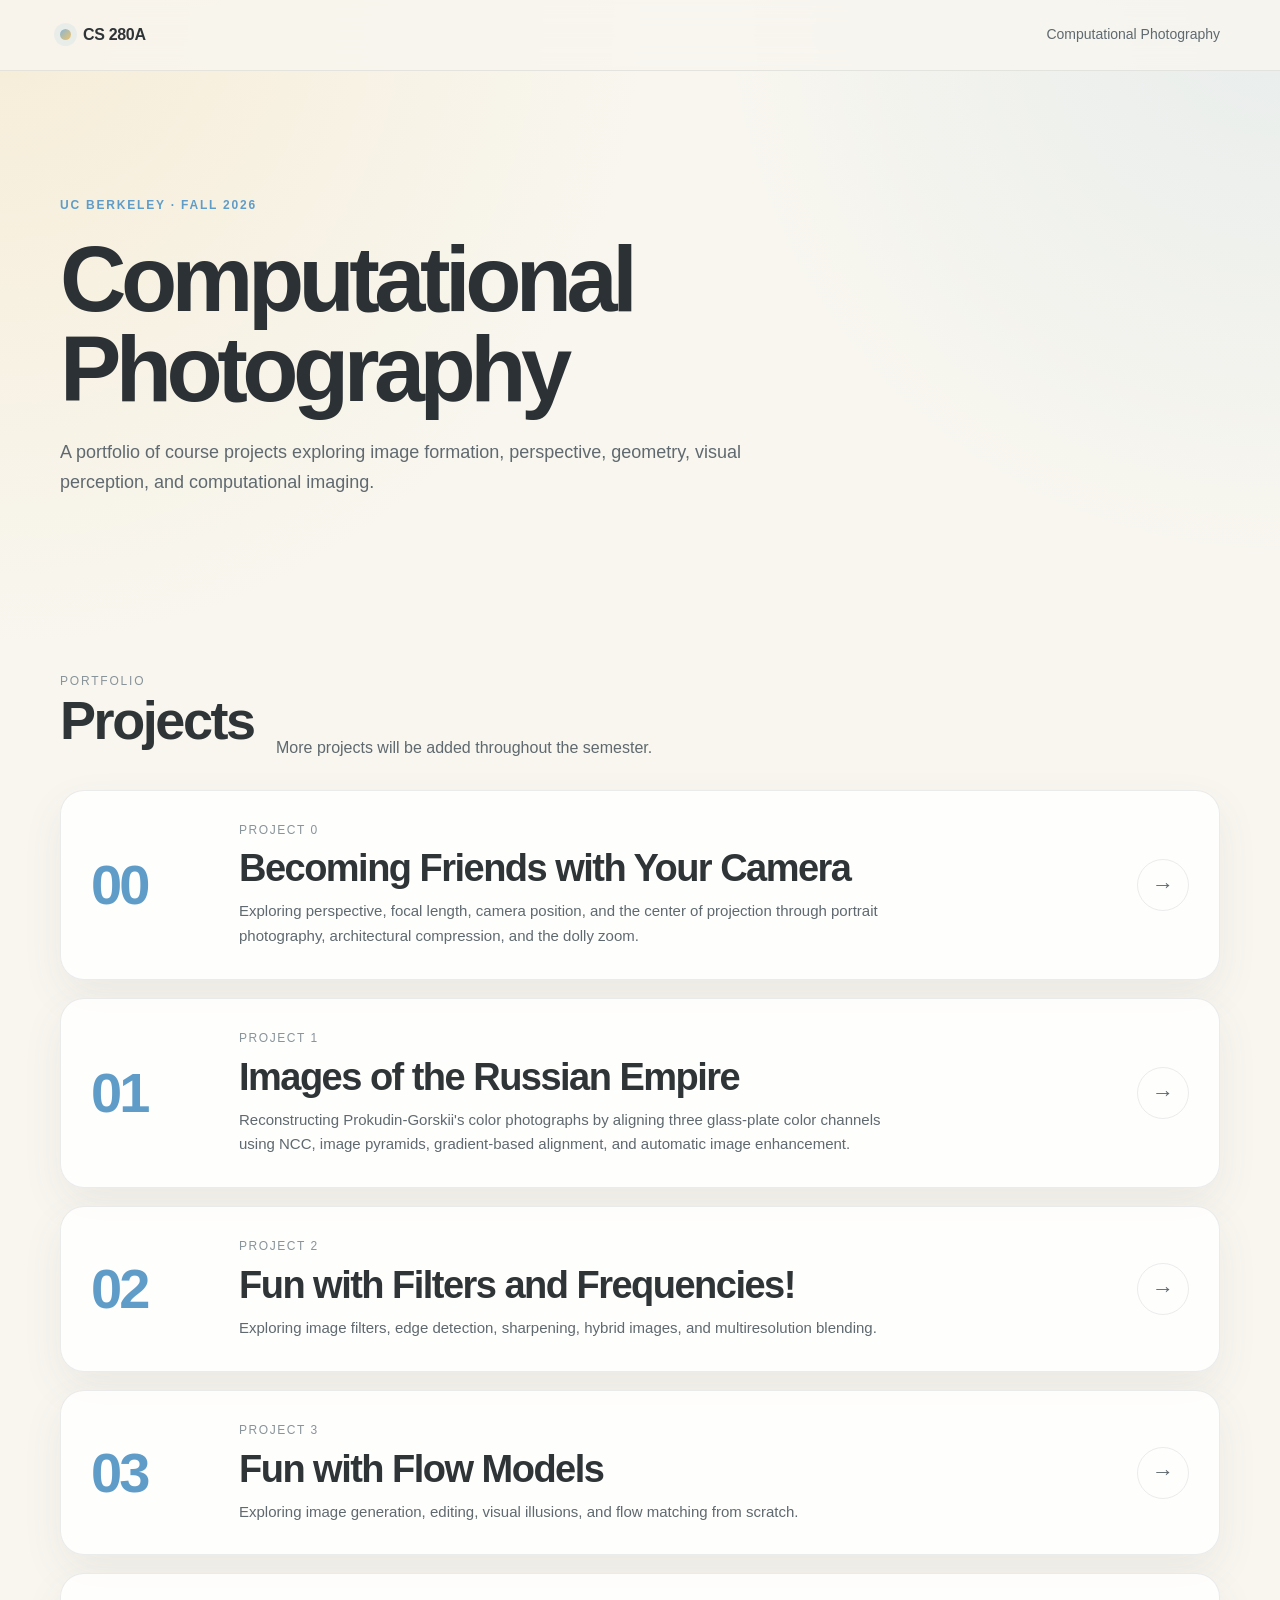
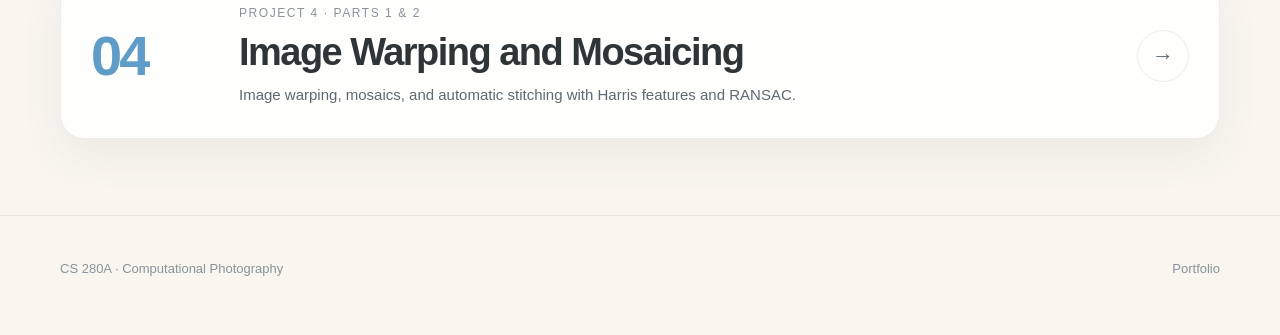
<file: index.html>
<!DOCTYPE html>
<html lang="en">
<head>
    <meta charset="UTF-8">
    <meta name="viewport" content="width=device-width, initial-scale=1.0">

    <title>CS 280A — Computational Photography</title>

    <link rel="stylesheet" href="./style.css">
</head>

<body>
    <nav class="site-nav">
        <div class="container nav-inner">

            <a href="./" class="brand">
                <span class="brand-mark"></span>
                <span>CS 280A</span>
            </a>

            <div class="nav-note">
                Computational Photography
            </div>

        </div>
    </nav>


    <header class="hero hero-home">

        <div class="container">

            <div class="eyebrow">
                UC Berkeley · Fall 2026
            </div>

            <h1 class="hero-title">
                Computational<br>
                Photography
            </h1>

            <p class="hero-text">
                A portfolio of course projects exploring image formation,
                perspective, geometry, visual perception, and computational imaging.
            </p>

        </div>

    </header>


    <main class="section">

        <div class="container">

            <div class="section-head simple-head">

                <div>
                    <div class="section-kicker">
                        Portfolio
                    </div>

                    <h2>
                        Projects
                    </h2>
                </div>

                <p class="section-subtext">
                    More projects will be added throughout the semester.
                </p>

            </div>

            <div class="project-list">

                <a href="./project0/" class="project-card">

                    <div class="project-number">
                        00
                    </div>

                    <div class="project-body">

                        <div class="project-label">
                            Project 0
                        </div>

                        <h3>
                            Becoming Friends with Your Camera
                        </h3>

                        <p>
                            Exploring perspective, focal length, camera position,
                            and the center of projection through portrait photography,
                            architectural compression, and the dolly zoom.
                        </p>

                    </div>

                    <div class="project-arrow">
                        →
                    </div>

                </a>


                <a href="./project1/" class="project-card">

                    <div class="project-number">
                        01
                    </div>

                    <div class="project-body">

                        <div class="project-label">
                            Project 1
                        </div>

                        <h3>
                            Images of the Russian Empire
                        </h3>

                        <p>
                            Reconstructing Prokudin-Gorskii's color photographs
                            by aligning three glass-plate color channels using
                            NCC, image pyramids, gradient-based alignment,
                            and automatic image enhancement.
                        </p>

                    </div>

                    <div class="project-arrow">
                        →
                    </div>

                </a>


                <a href="./project2/" class="project-card">

                    <div class="project-number">
                        02
                    </div>

                    <div class="project-body">

                        <div class="project-label">
                            Project 2
                        </div>

                        <h3>
                            Fun with Filters and Frequencies!
                        </h3>

                        <p>
                            Exploring image filters, edge detection, sharpening, hybrid images, and multiresolution blending.
                        </p>

                    </div>

                    <div class="project-arrow">
                        →
                    </div>

                </a>


                <a href="./project3/" class="project-card">

                    <div class="project-number">
                        03
                    </div>

                    <div class="project-body">

                        <div class="project-label">
                            Project 3
                        </div>

                        <h3>
                            Fun with Flow Models
                        </h3>

                        <p>
                            Exploring image generation, editing, visual illusions, and flow matching from scratch.
                        </p>

                    </div>

                    <div class="project-arrow">
                        →
                    </div>

                </a>


                <a href="./project4/" class="project-card">

                    <div class="project-number">
                        04
                    </div>

                    <div class="project-body">

                        <div class="project-label">
                            Project 4 · Parts 1 &amp; 2
                        </div>

                        <h3>
                            Image Warping and Mosaicing
                        </h3>

                        <p>
                            Image warping, mosaics, and automatic stitching with Harris features and RANSAC.
                        </p>

                    </div>

                    <div class="project-arrow">
                        →
                    </div>

                </a>


            </div>

        </div>

    </main>

    <footer class="site-footer">

        <div class="container footer-inner">

            <span>
                CS 280A · Computational Photography
            </span>

            <span>
                Portfolio
            </span>

        </div>

    </footer>


</body>
</html>
</file>
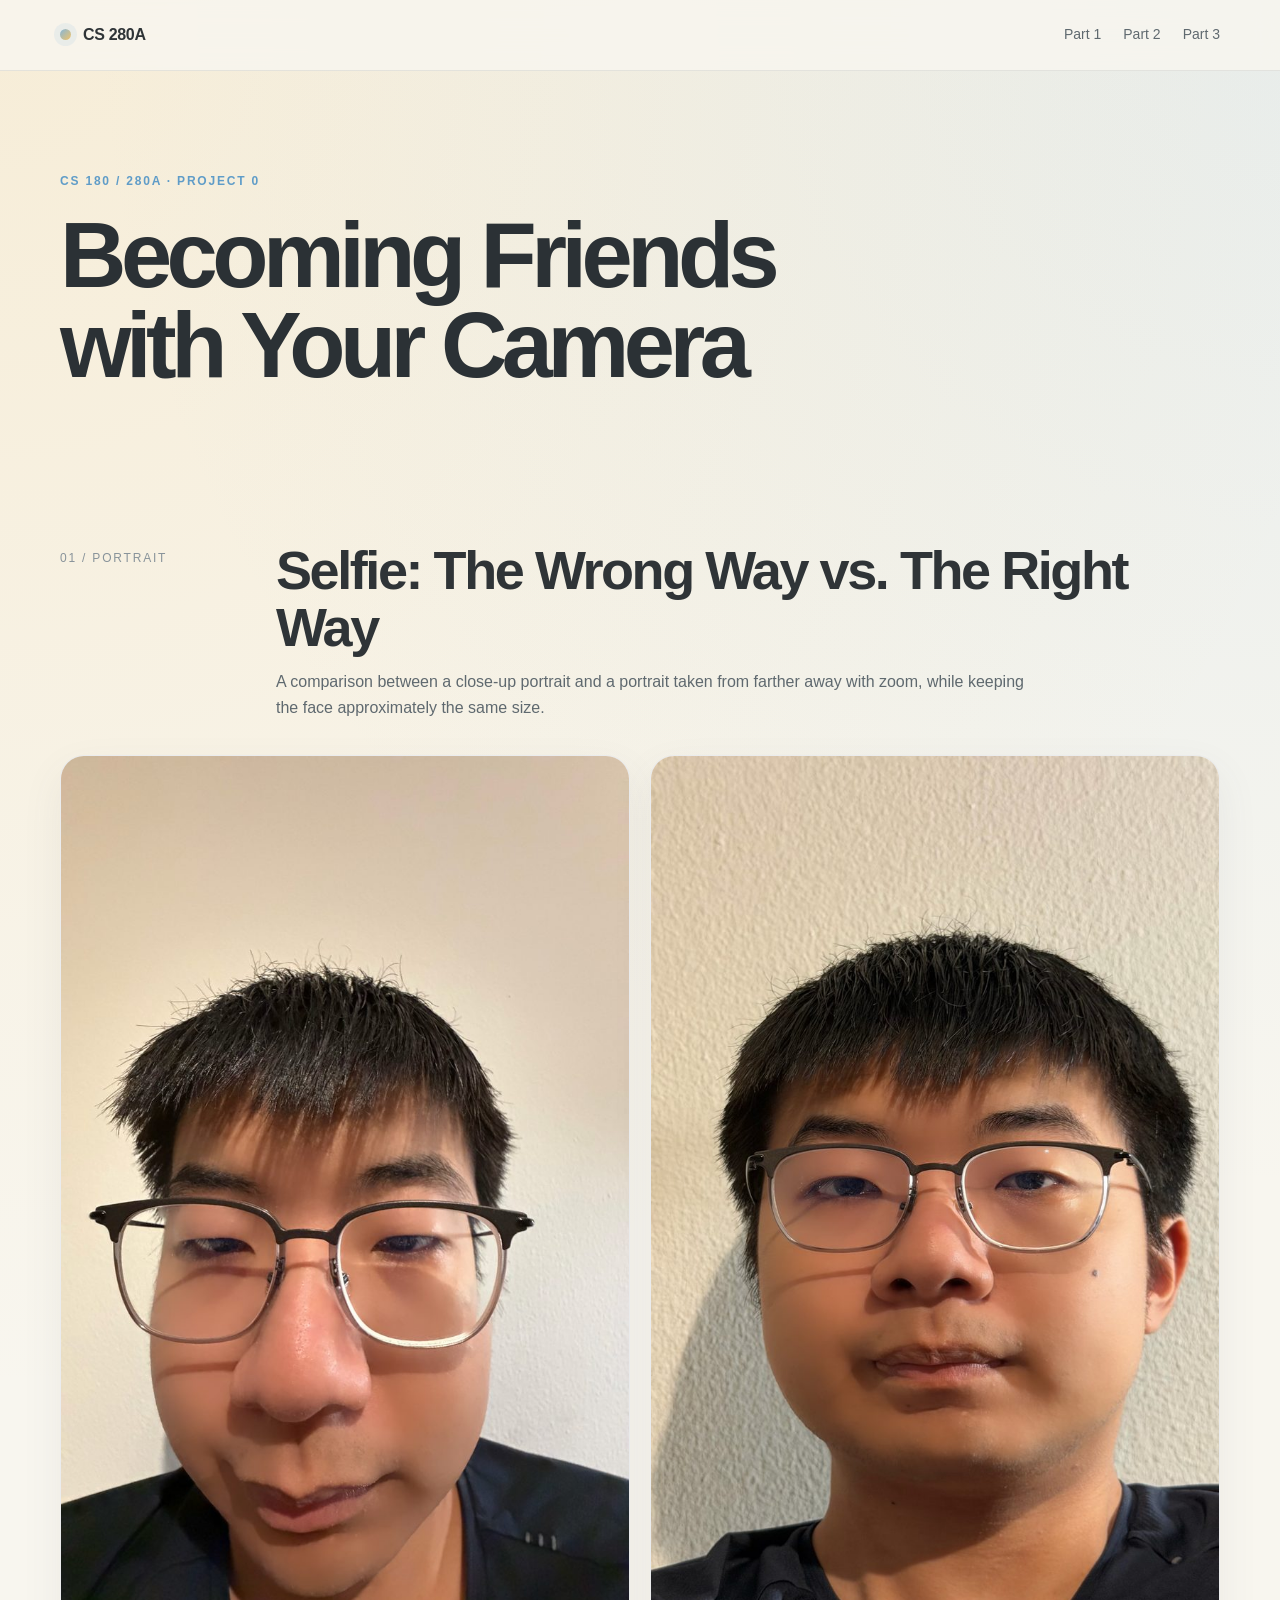
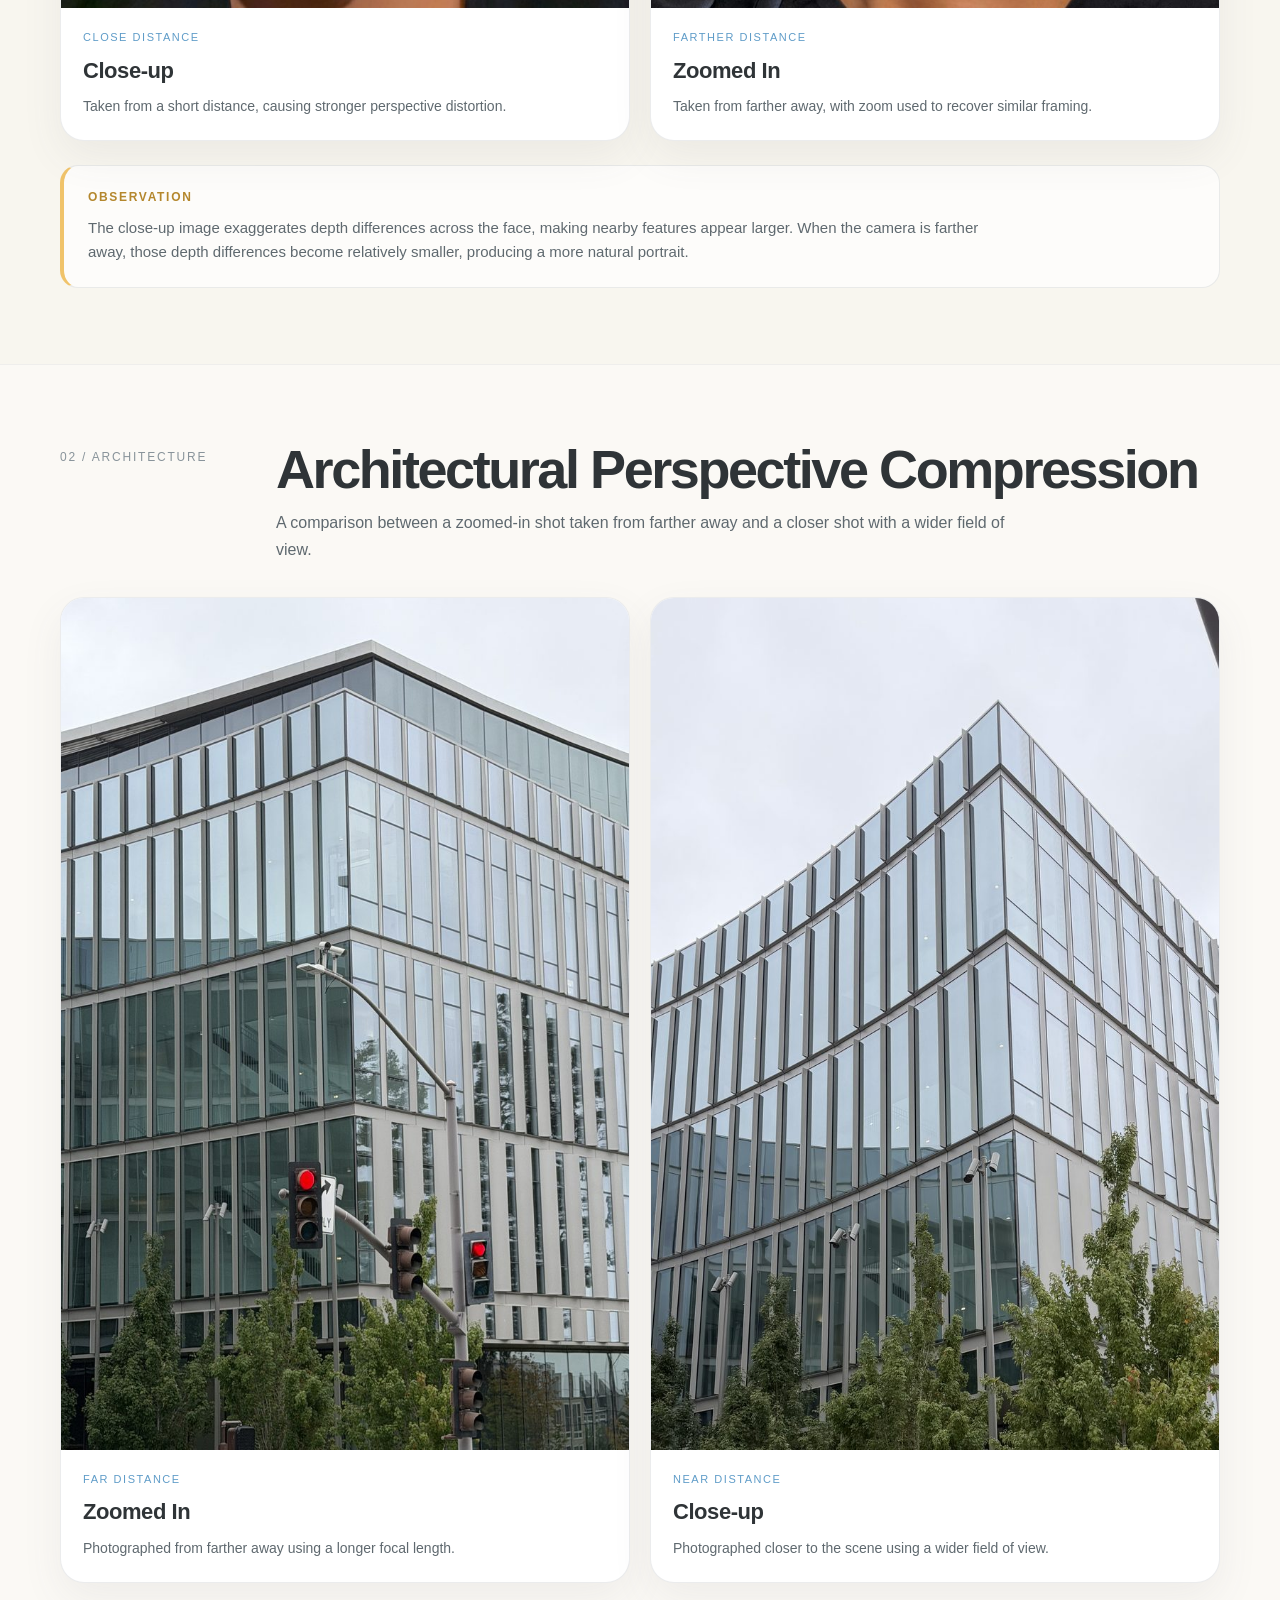
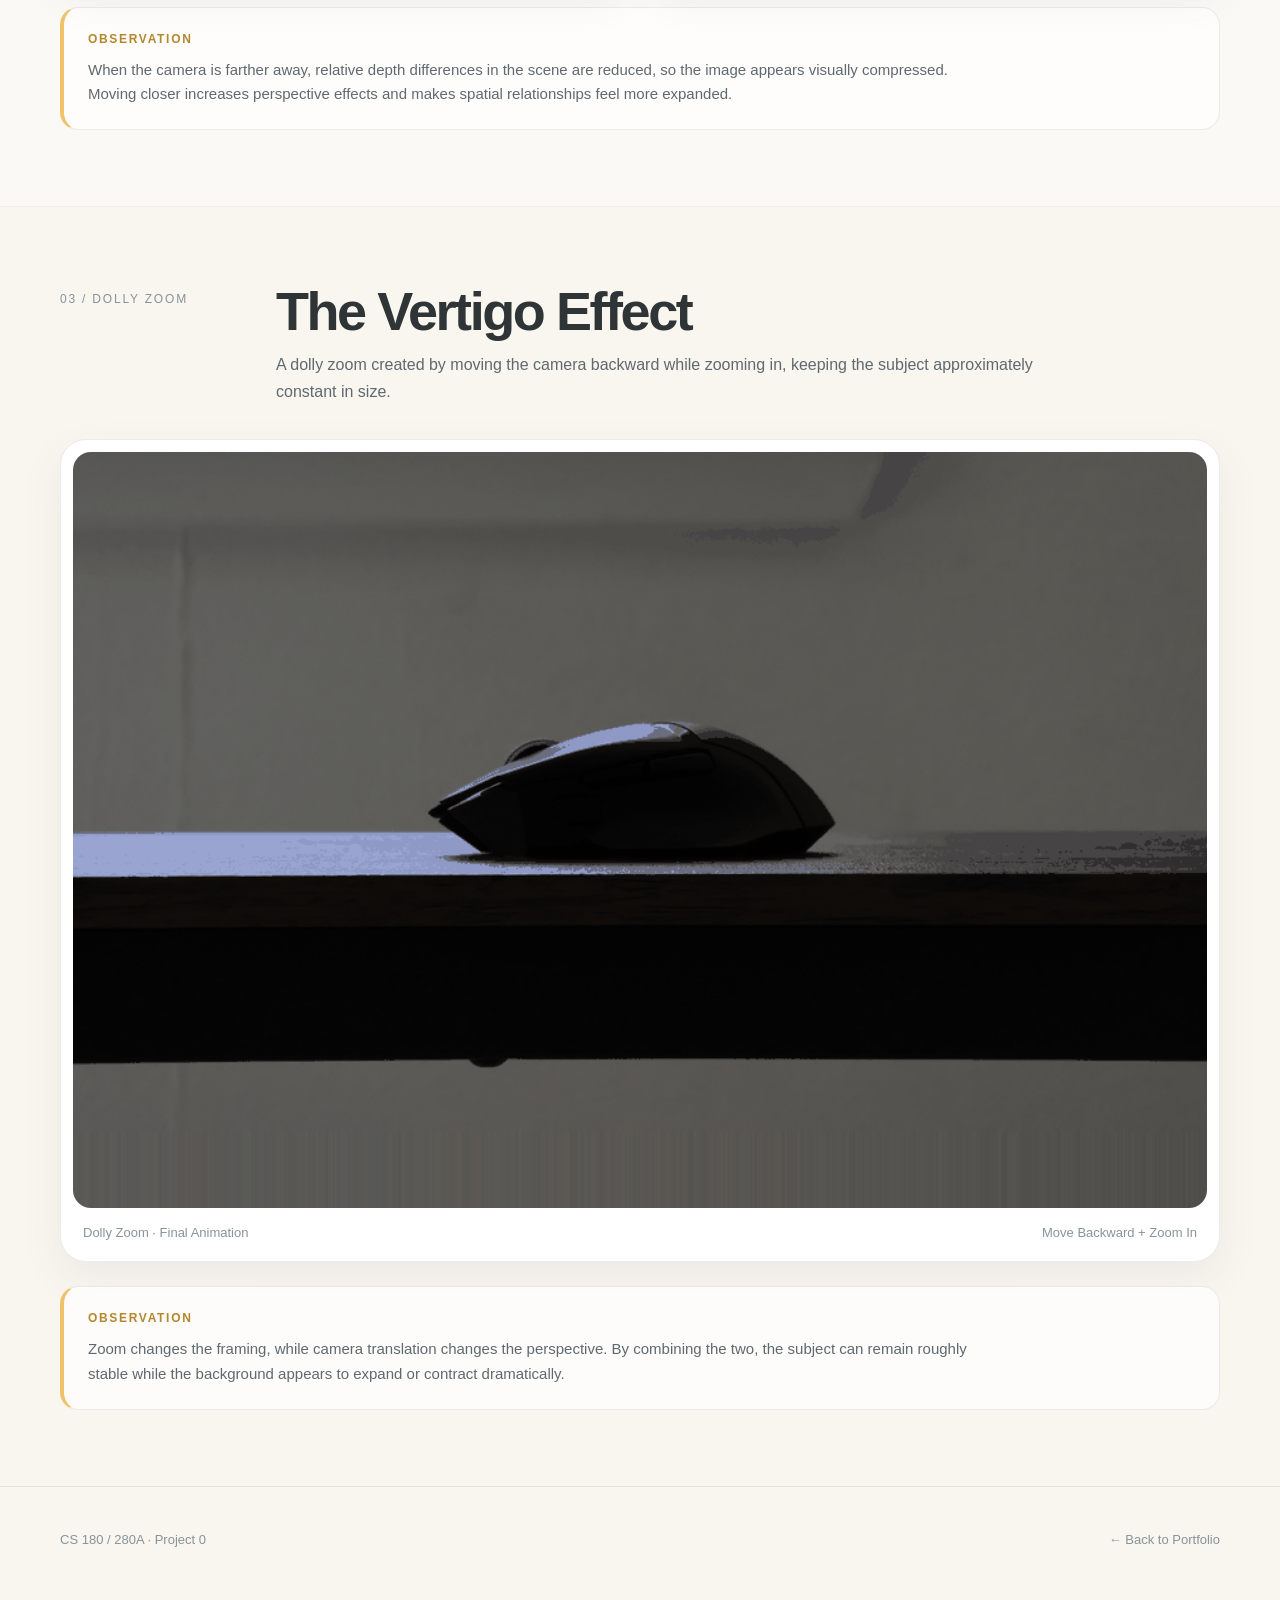
<file: project0/index.html>
<!DOCTYPE html>
<html lang="en">
<head>
    <meta charset="UTF-8">
    <meta name="viewport" content="width=device-width, initial-scale=1.0">
    <title>Project 0 — Becoming Friends with Your Camera</title>
    <link rel="stylesheet" href="../style.css">
</head>
<body>

    <nav class="site-nav">
        <div class="container nav-inner">
            <a href="../" class="brand">
                <span class="brand-mark"></span>
                <span>CS 280A</span>
            </a>

            <div class="nav-links">
                <a href="#part1">Part 1</a>
                <a href="#part2">Part 2</a>
                <a href="#part3">Part 3</a>
            </div>
        </div>
    </nav>

    <header class="hero">
        <div class="container">
            <div class="eyebrow">CS 180 / 280A · Project 0</div>
            <h1 class="hero-title">
                Becoming Friends<br>with Your Camera
            </h1>
            
        </div>
    </header>

    <main>

        <!-- Part 1 -->
        <section class="section" id="part1">
            <div class="container">
                <div class="section-head">
                    <div class="section-index">01 / PORTRAIT</div>
                    <div>
                        <h2>Selfie: The Wrong Way vs. The Right Way</h2>
                        <p class="section-subtext">
                            A comparison between a close-up portrait and a portrait
                            taken from farther away with zoom, while keeping the face
                            approximately the same size.
                        </p>
                    </div>
                </div>

                <div class="comparison-grid">
                    <article class="image-card">
                        <div class="image-frame">
                            <img src="./media/part1_close.jpg" alt="Part 1 close-up portrait">
                        </div>
                        <div class="image-info">
                            <div class="image-tag">Close Distance</div>
                            <h3>Close-up</h3>
                            <p>Taken from a short distance, causing stronger perspective distortion.</p>
                        </div>
                    </article>

                    <article class="image-card">
                        <div class="image-frame">
                            <img src="./media/part1_zoomed.jpg" alt="Part 1 zoomed-in portrait">
                        </div>
                        <div class="image-info">
                            <div class="image-tag">Farther Distance</div>
                            <h3>Zoomed In</h3>
                            <p>Taken from farther away, with zoom used to recover similar framing.</p>
                        </div>
                    </article>
                </div>

                <div class="note-box">
                    <div class="note-label">Observation</div>
                    <p>
                        The close-up image exaggerates depth differences across the face,
                        making nearby features appear larger. When the camera is farther away,
                        those depth differences become relatively smaller, producing a more natural portrait.
                    </p>
                </div>
            </div>
        </section>

        <!-- Part 2 -->
        <section class="section alt-section" id="part2">
            <div class="container">
                <div class="section-head">
                    <div class="section-index">02 / ARCHITECTURE</div>
                    <div>
                        <h2>Architectural Perspective Compression</h2>
                        <p class="section-subtext">
                            A comparison between a zoomed-in shot taken from farther away
                            and a closer shot with a wider field of view.
                        </p>
                    </div>
                </div>

                <div class="comparison-grid">
                    <article class="image-card">
                        <div class="image-frame">
                            <img src="./media/part2_zoomed.jpg" alt="Part 2 zoomed-in architecture">
                        </div>
                        <div class="image-info">
                            <div class="image-tag">Far Distance</div>
                            <h3>Zoomed In</h3>
                            <p>Photographed from farther away using a longer focal length.</p>
                        </div>
                    </article>

                    <article class="image-card">
                        <div class="image-frame">
                            <img src="./media/part2_close.jpg" alt="Part 2 closer architectural image">
                        </div>
                        <div class="image-info">
                            <div class="image-tag">Near Distance</div>
                            <h3>Close-up</h3>
                            <p>Photographed closer to the scene using a wider field of view.</p>
                        </div>
                    </article>
                </div>

                <div class="note-box">
                    <div class="note-label">Observation</div>
                    <p>
                        When the camera is farther away, relative depth differences in the scene
                        are reduced, so the image appears visually compressed. Moving closer increases
                        perspective effects and makes spatial relationships feel more expanded.
                    </p>
                </div>
            </div>
        </section>

        <!-- Part 3 -->
        <section class="section" id="part3">
            <div class="container">
                <div class="section-head">
                    <div class="section-index">03 / DOLLY ZOOM</div>
                    <div>
                        <h2>The Vertigo Effect</h2>
                        <p class="section-subtext">
                            A dolly zoom created by moving the camera backward while zooming in,
                            keeping the subject approximately constant in size.
                        </p>
                    </div>
                </div>

                <div class="gif-card">
                    <img src="./media/dolly_zoom.gif" alt="Dolly zoom animation">
                    <div class="gif-caption">
                        <span>Dolly Zoom · Final Animation</span>
                        <span>Move Backward + Zoom In</span>
                    </div>
                </div>

                <div class="note-box">
                    <div class="note-label">Observation</div>
                    <p>
                        Zoom changes the framing, while camera translation changes the perspective.
                        By combining the two, the subject can remain roughly stable while the background
                        appears to expand or contract dramatically.
                    </p>
                </div>
            </div>
        </section>

    </main>

    <footer class="site-footer">
        <div class="container footer-inner">
            <span>CS 180 / 280A · Project 0</span>
            <a href="../" class="footer-link">← Back to Portfolio</a>
        </div>
    </footer>

</body>
</html>
</file>
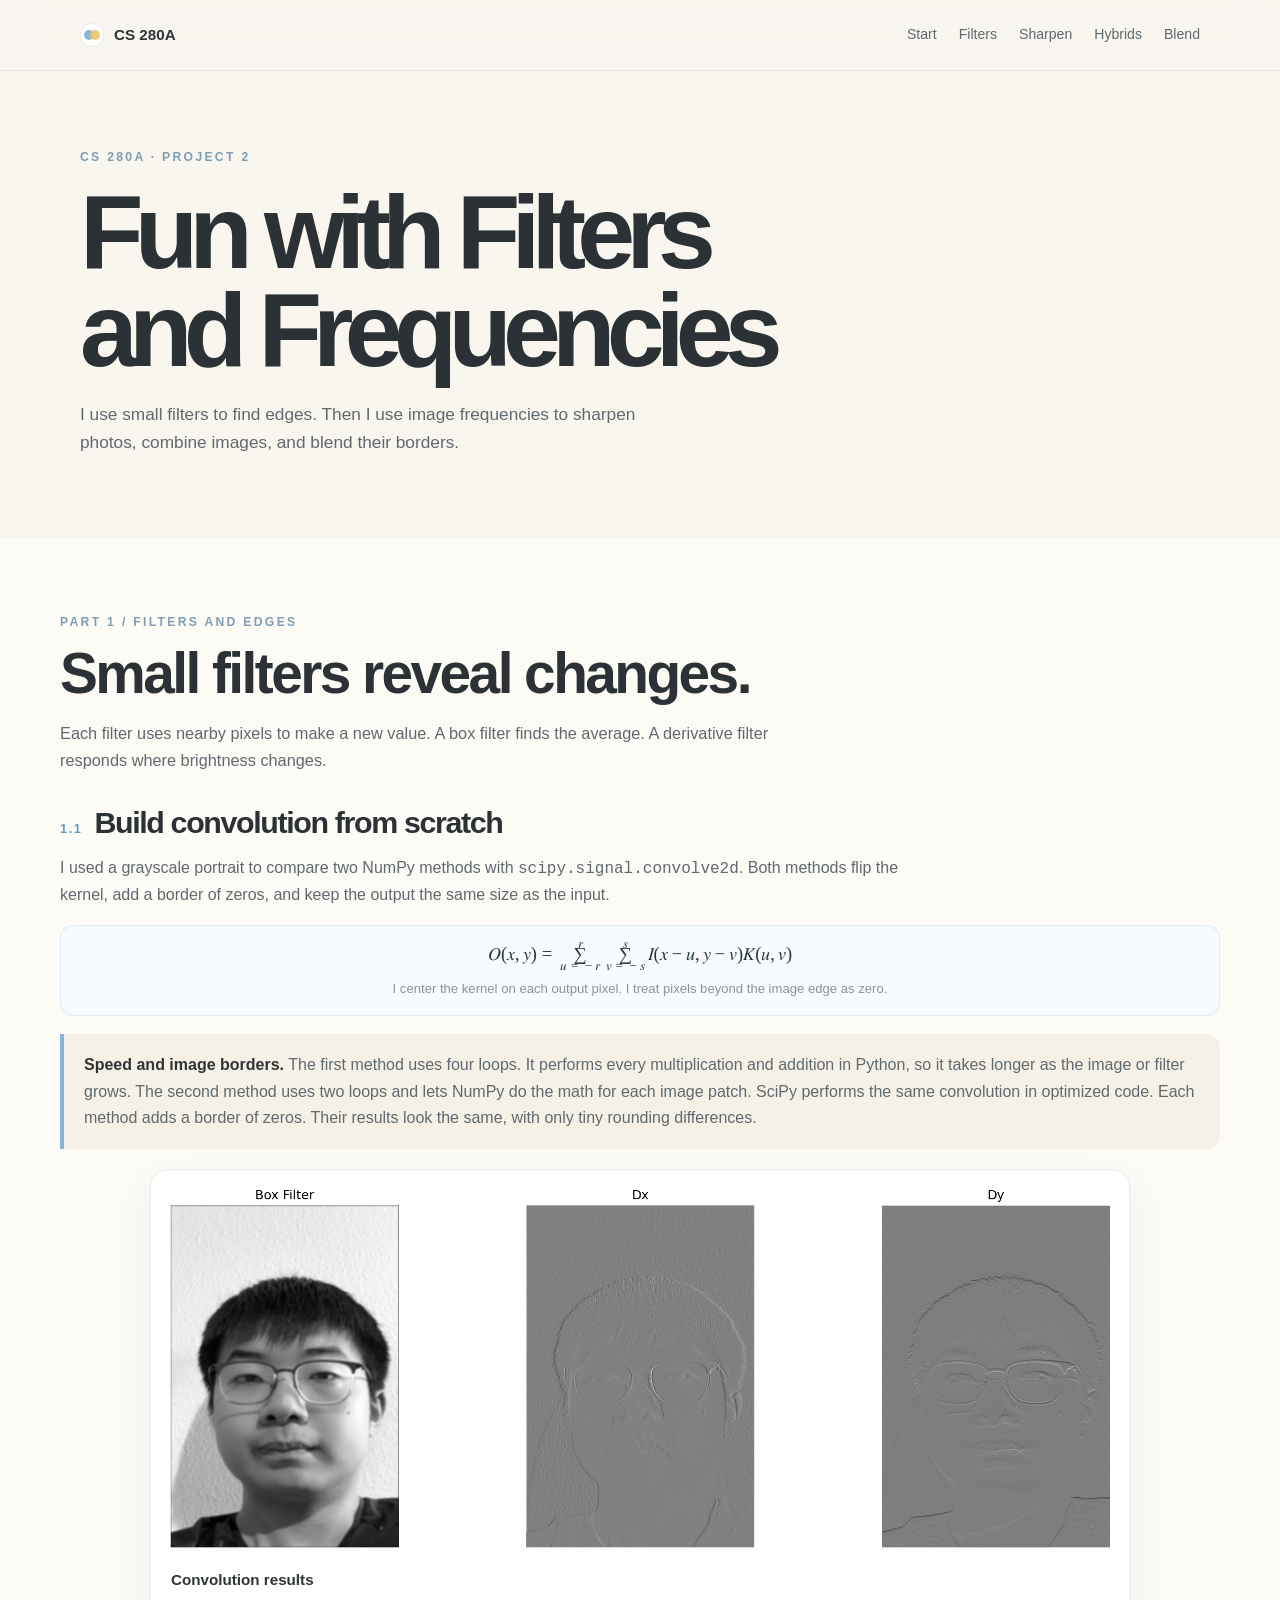
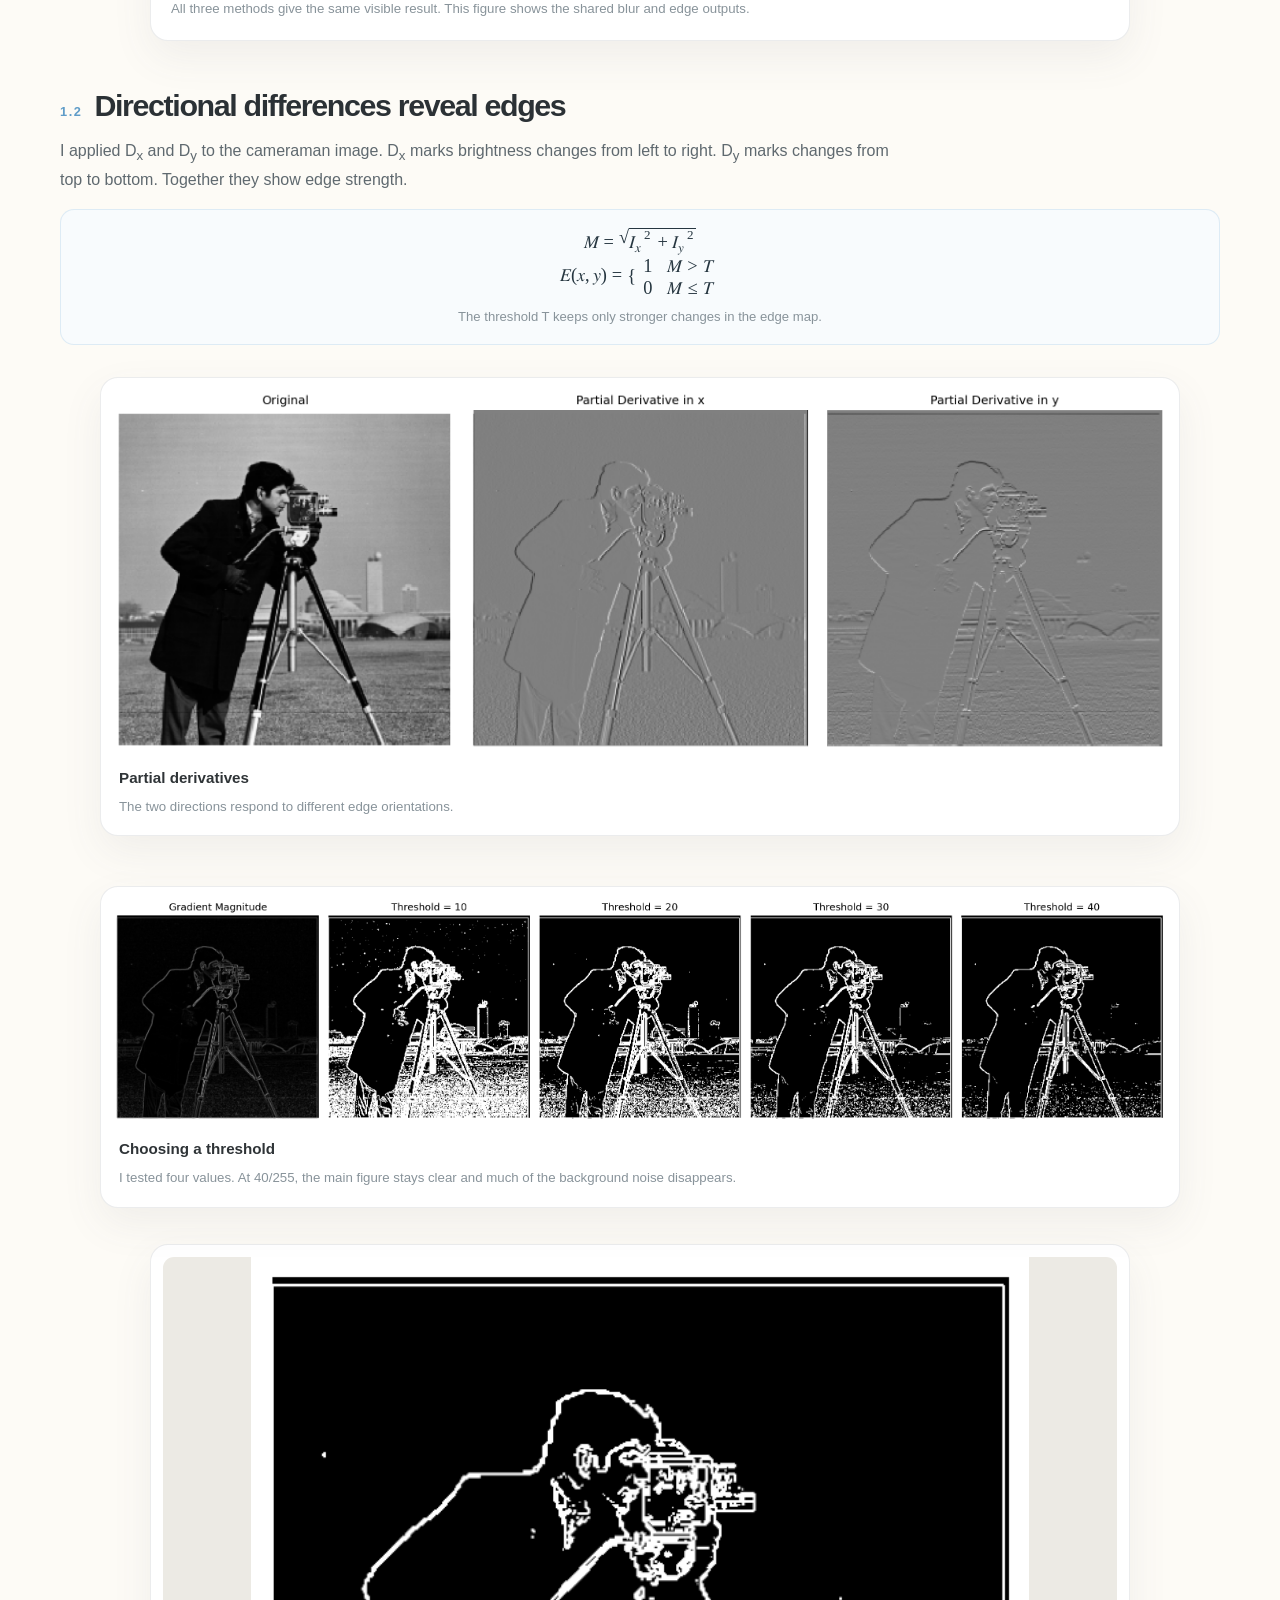
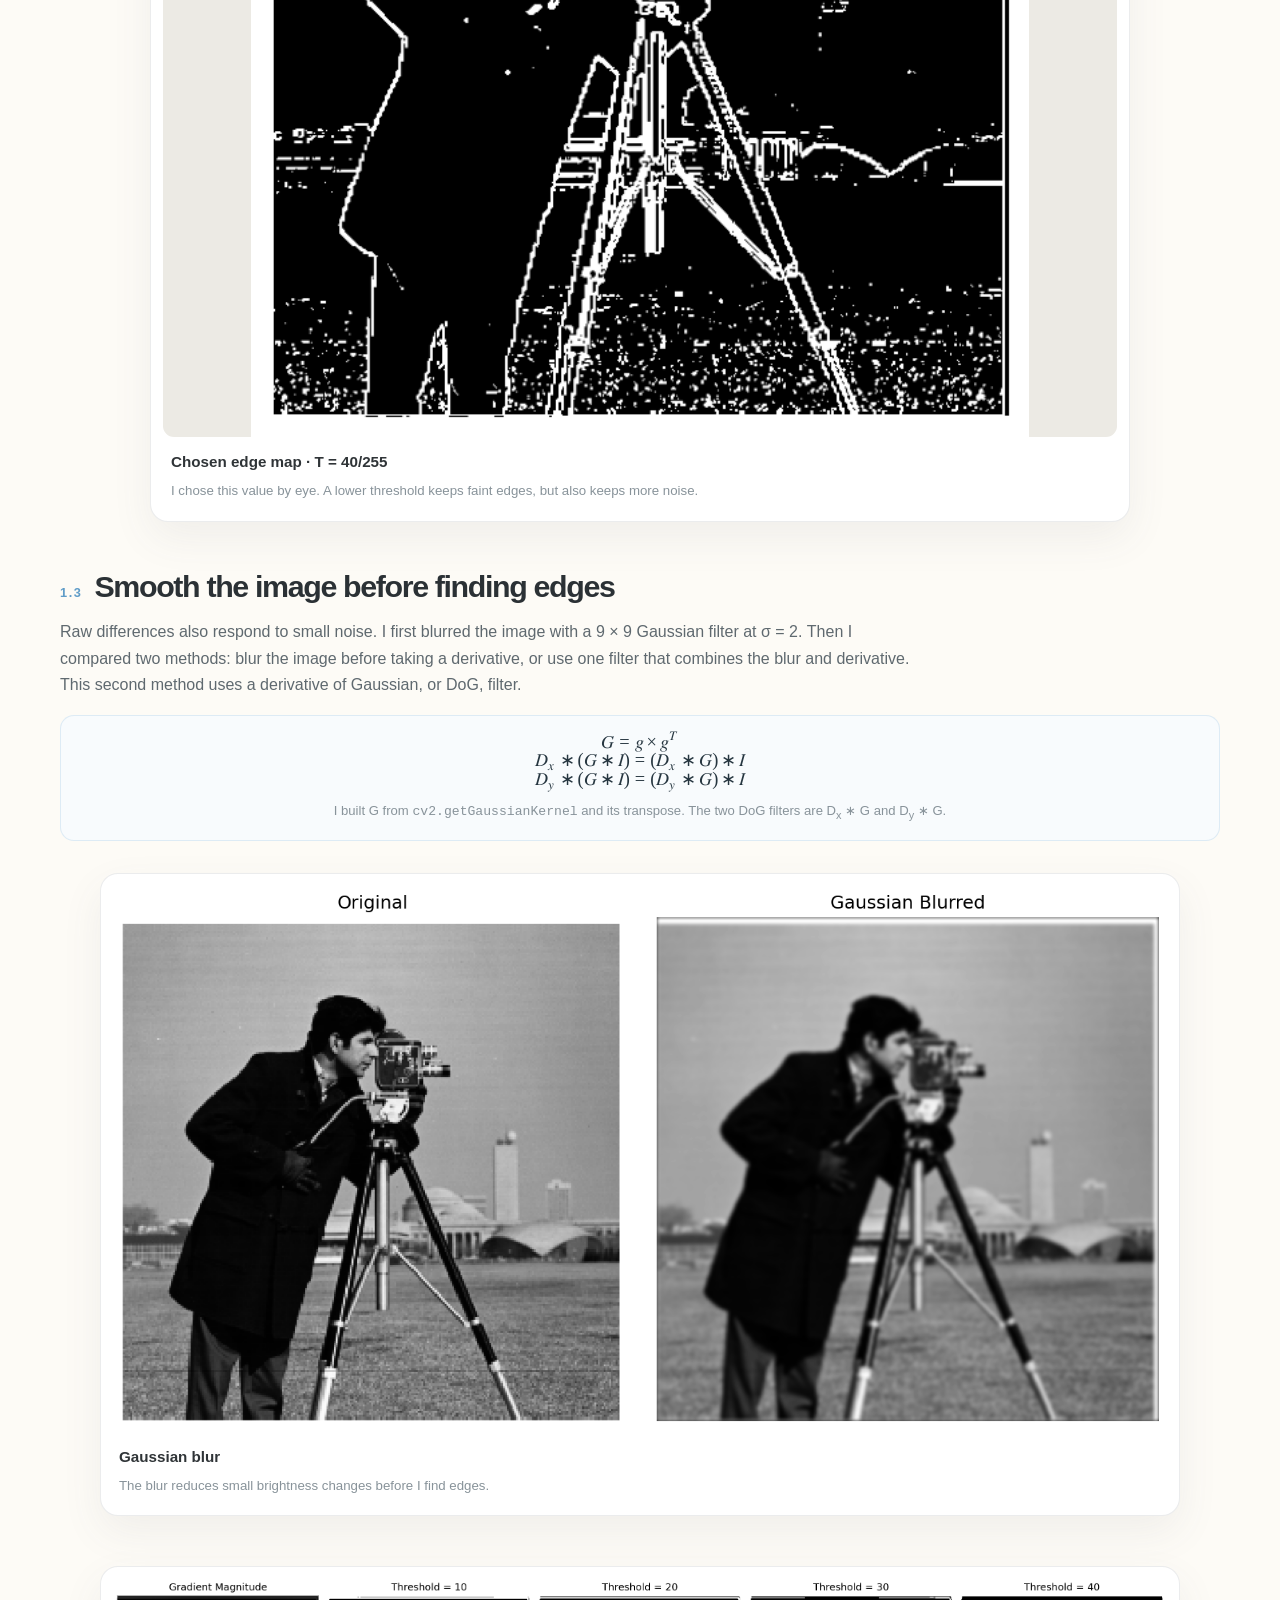
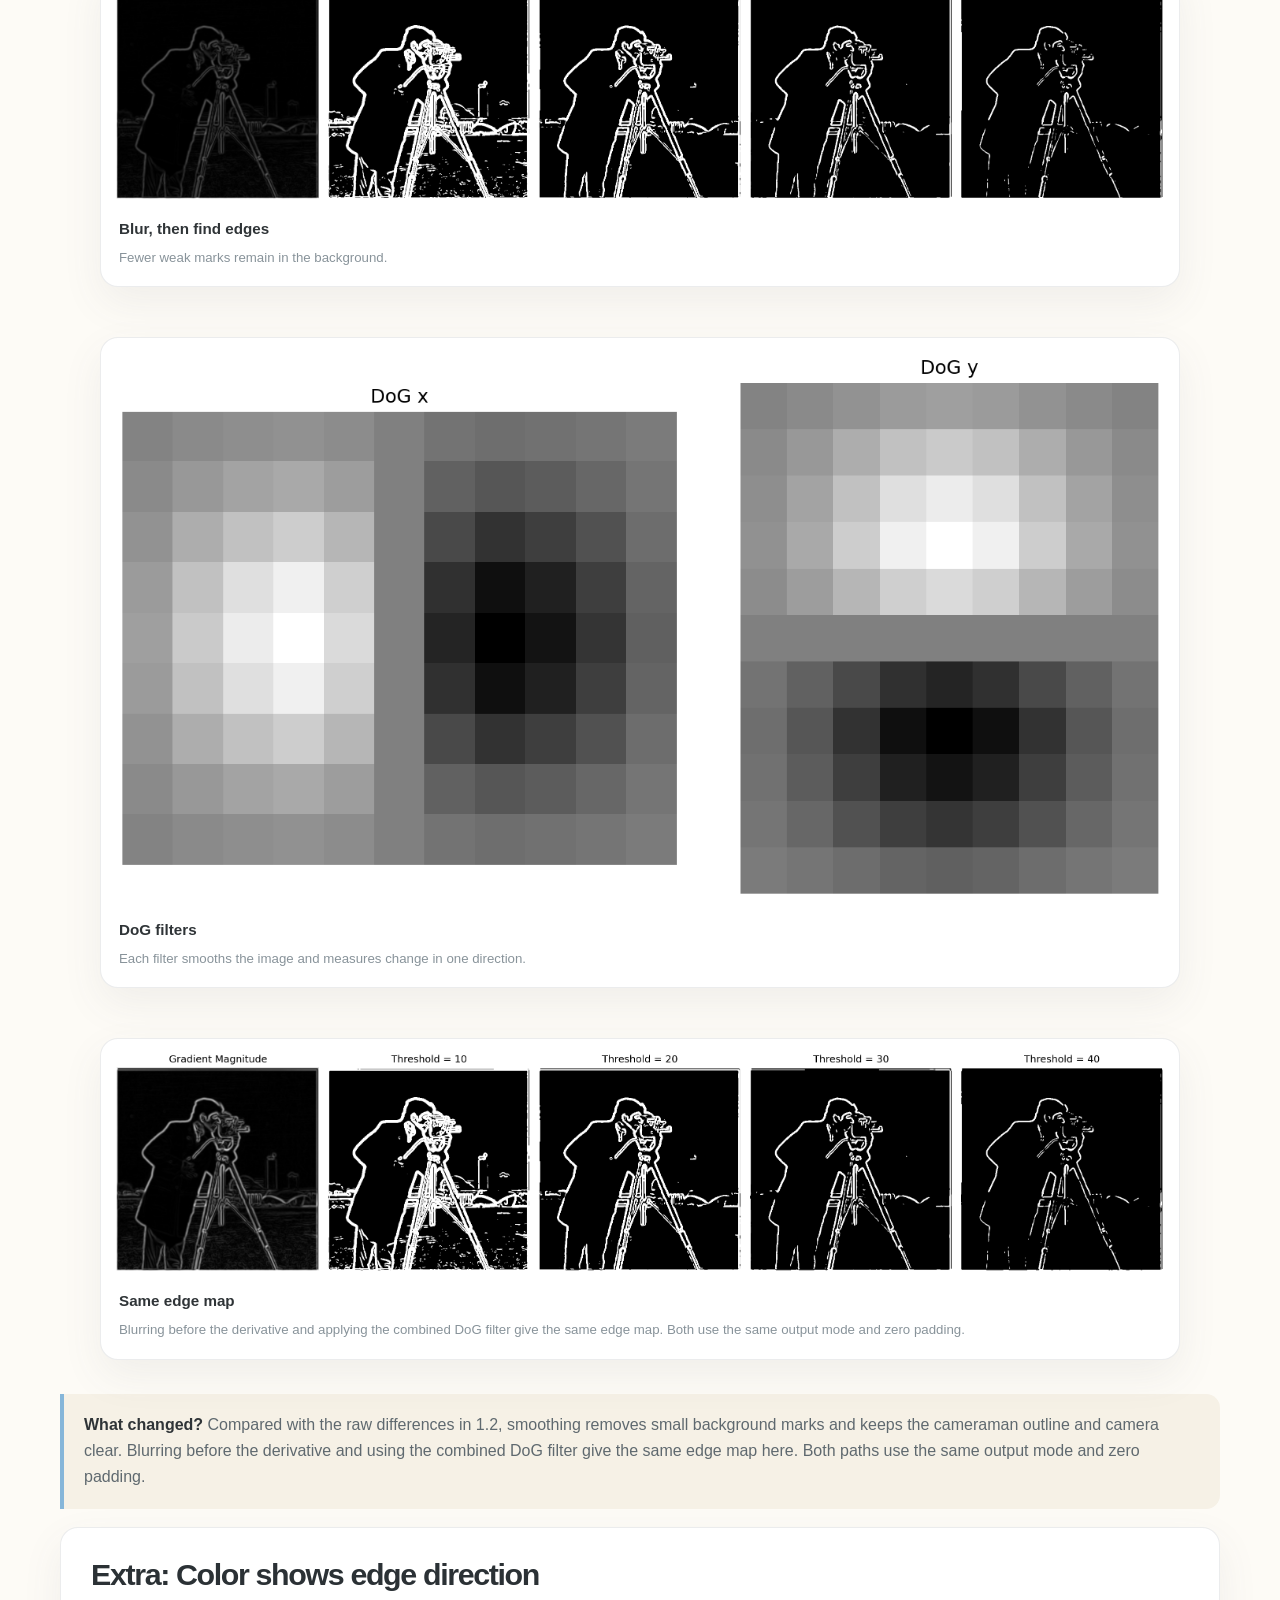
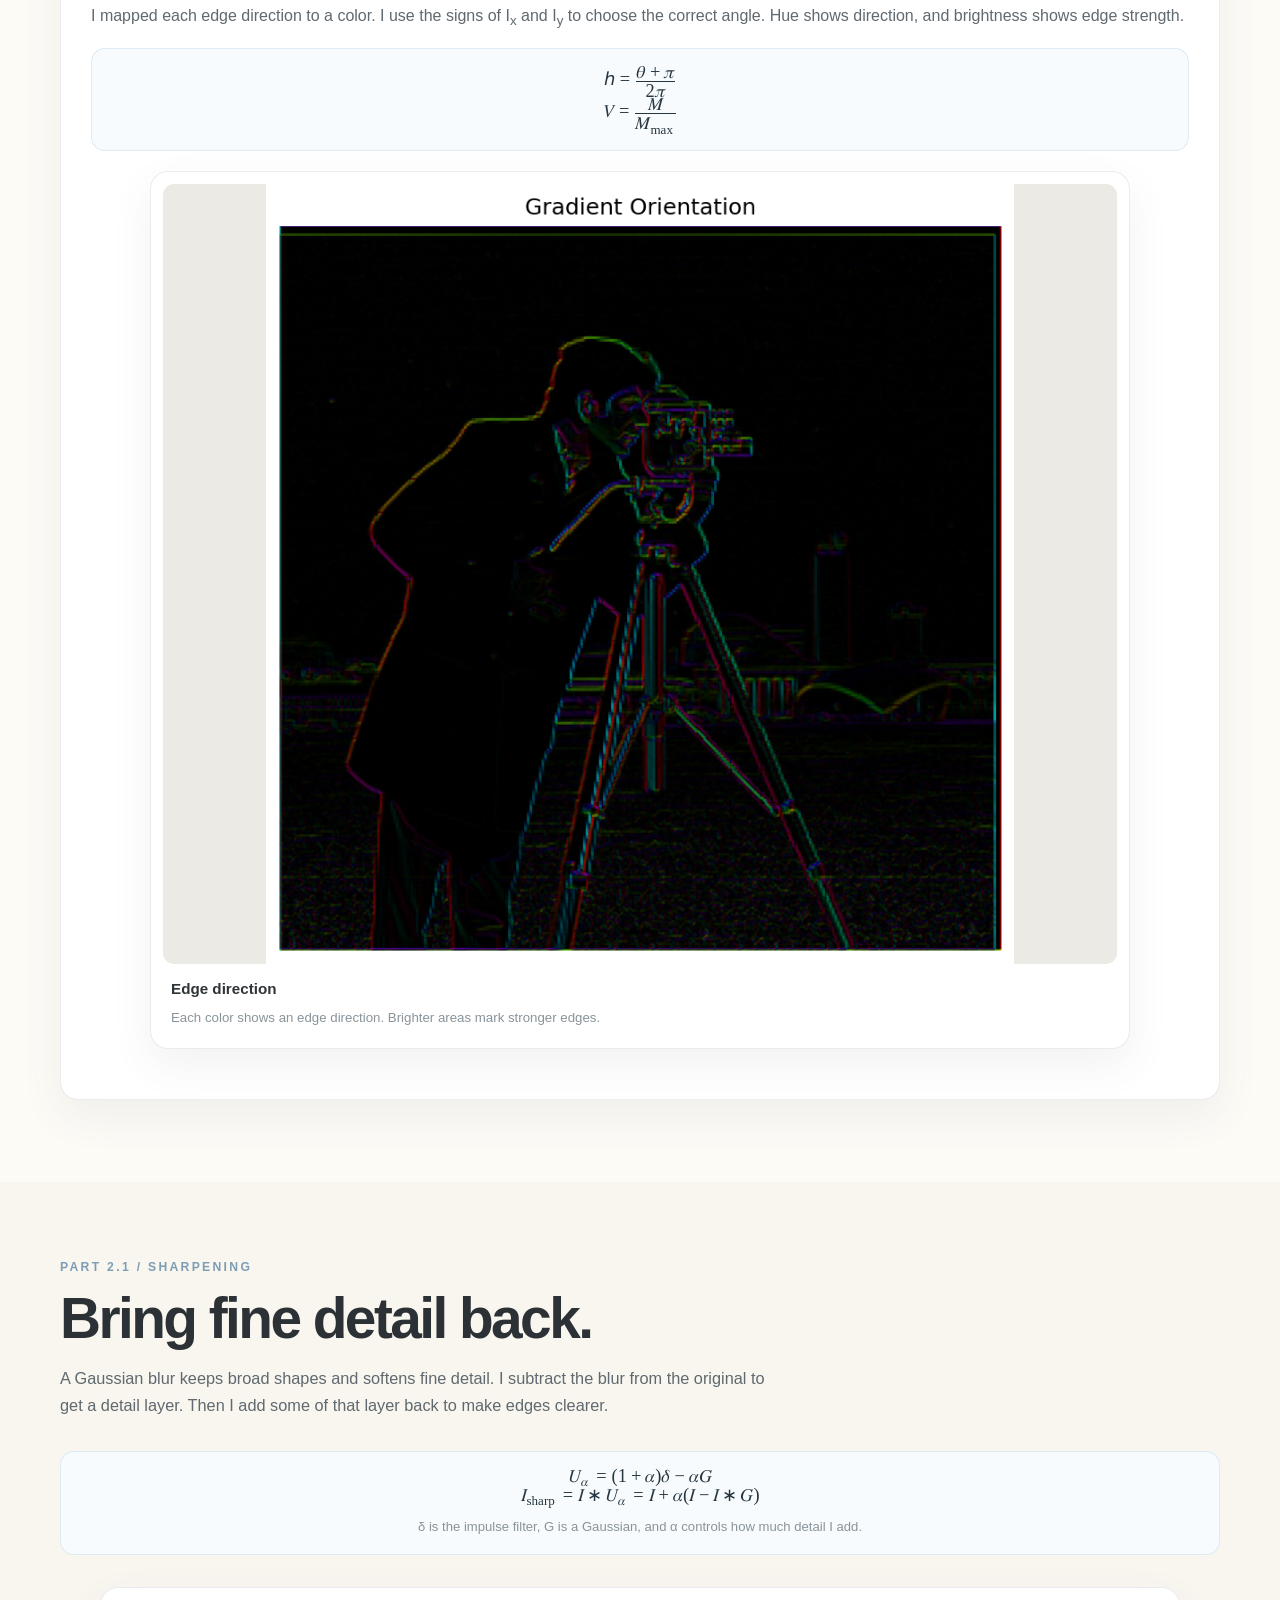
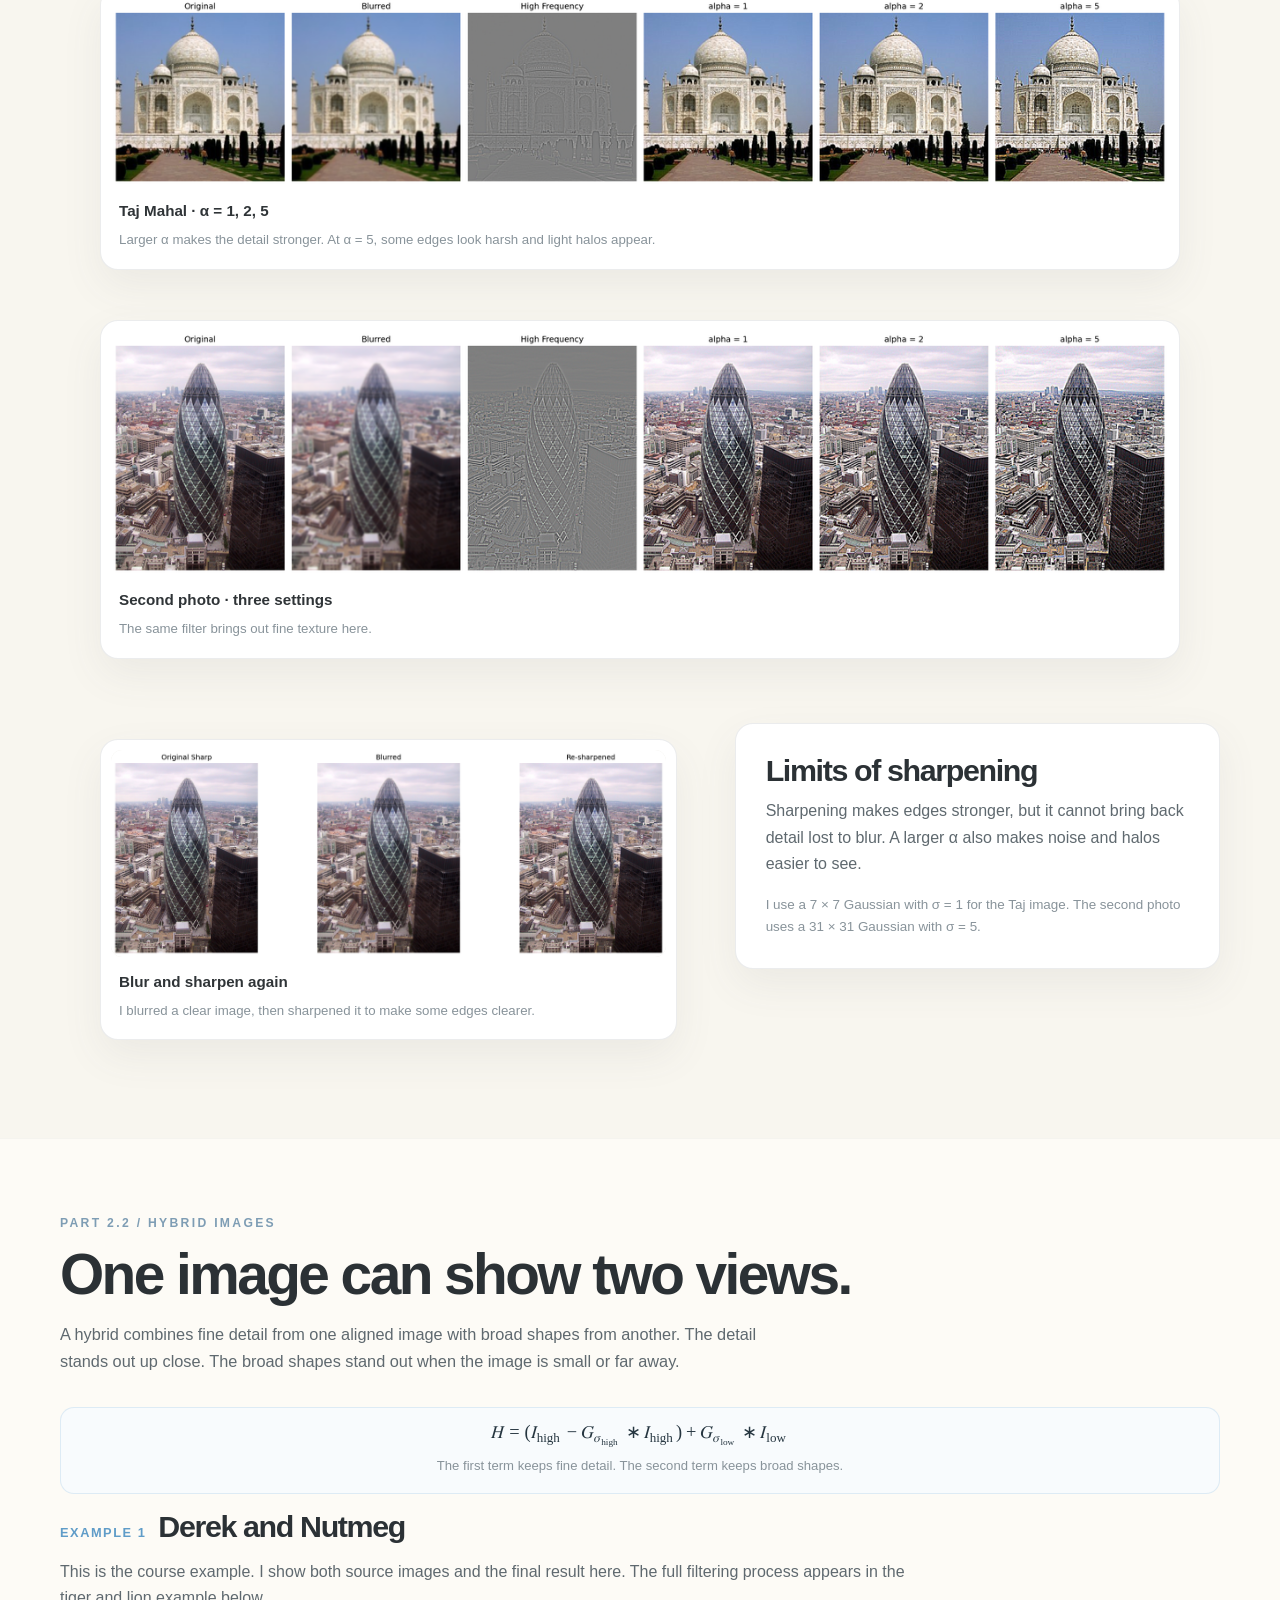
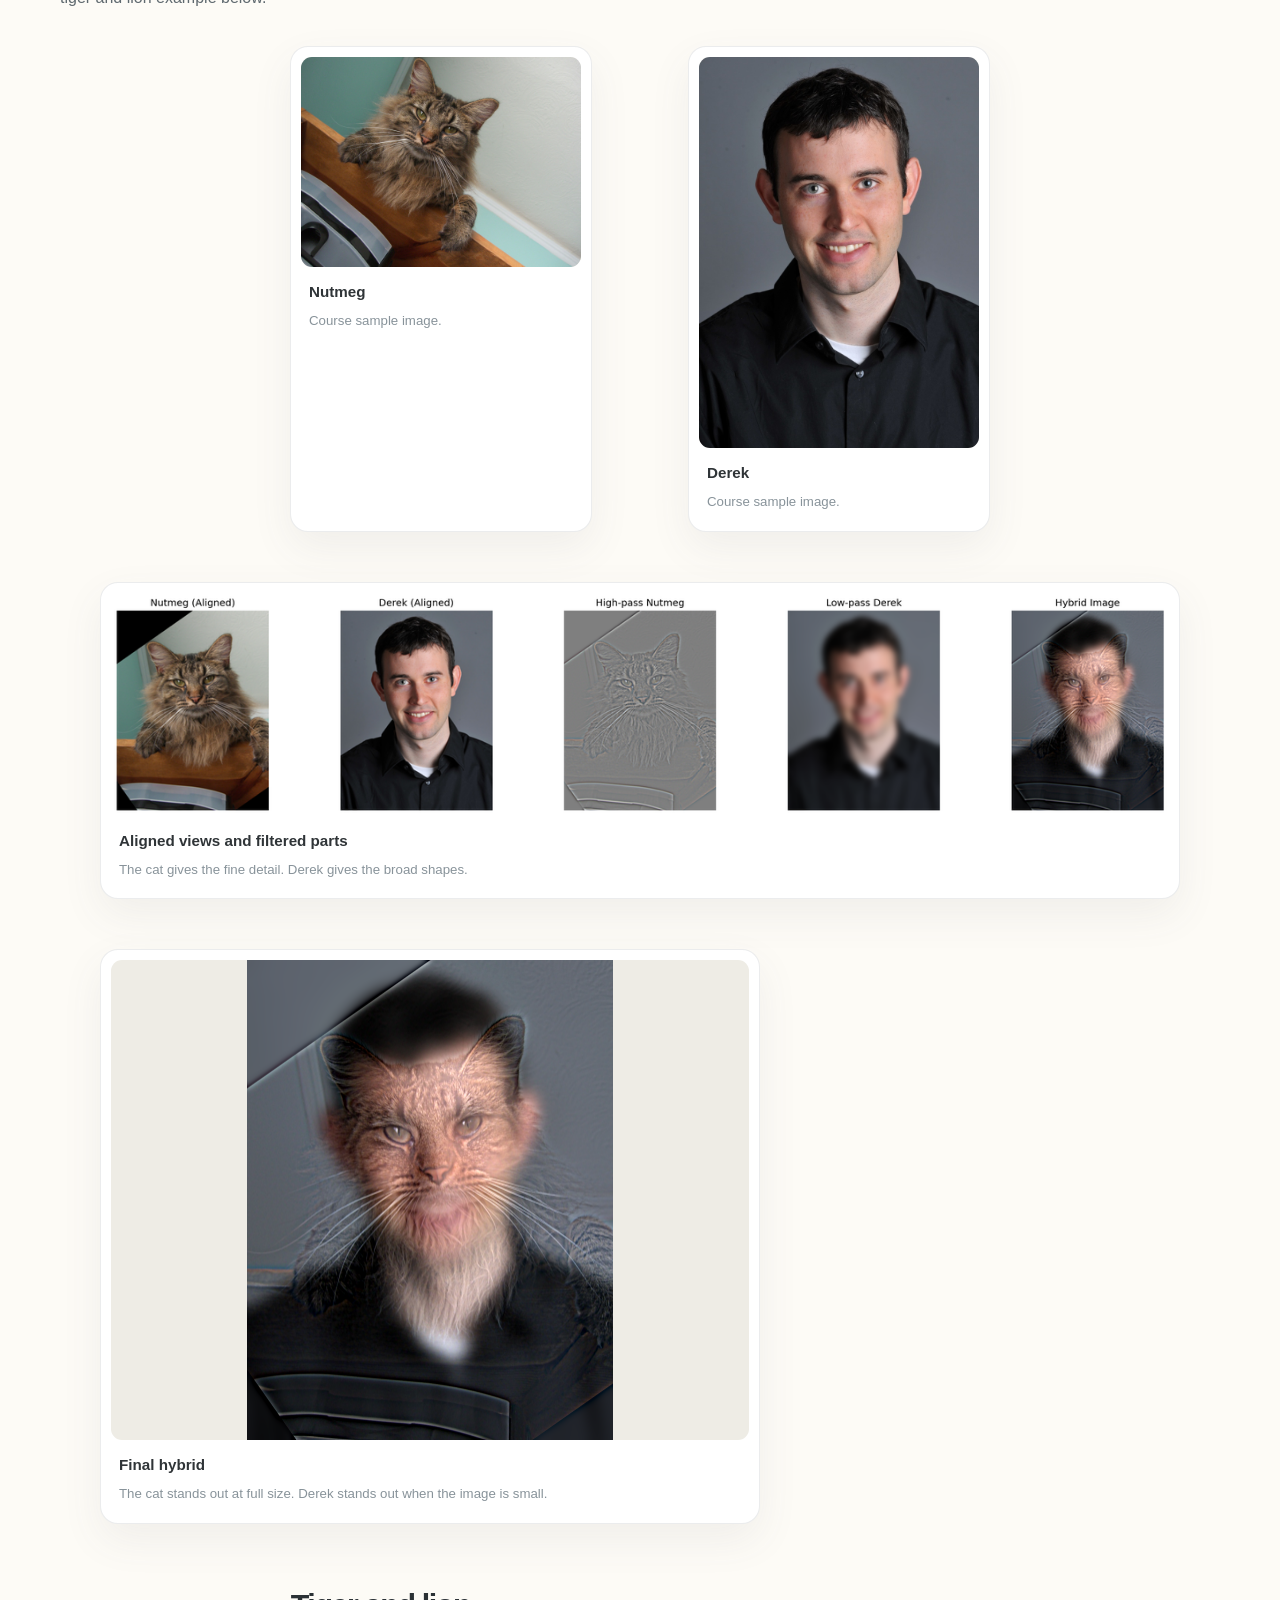
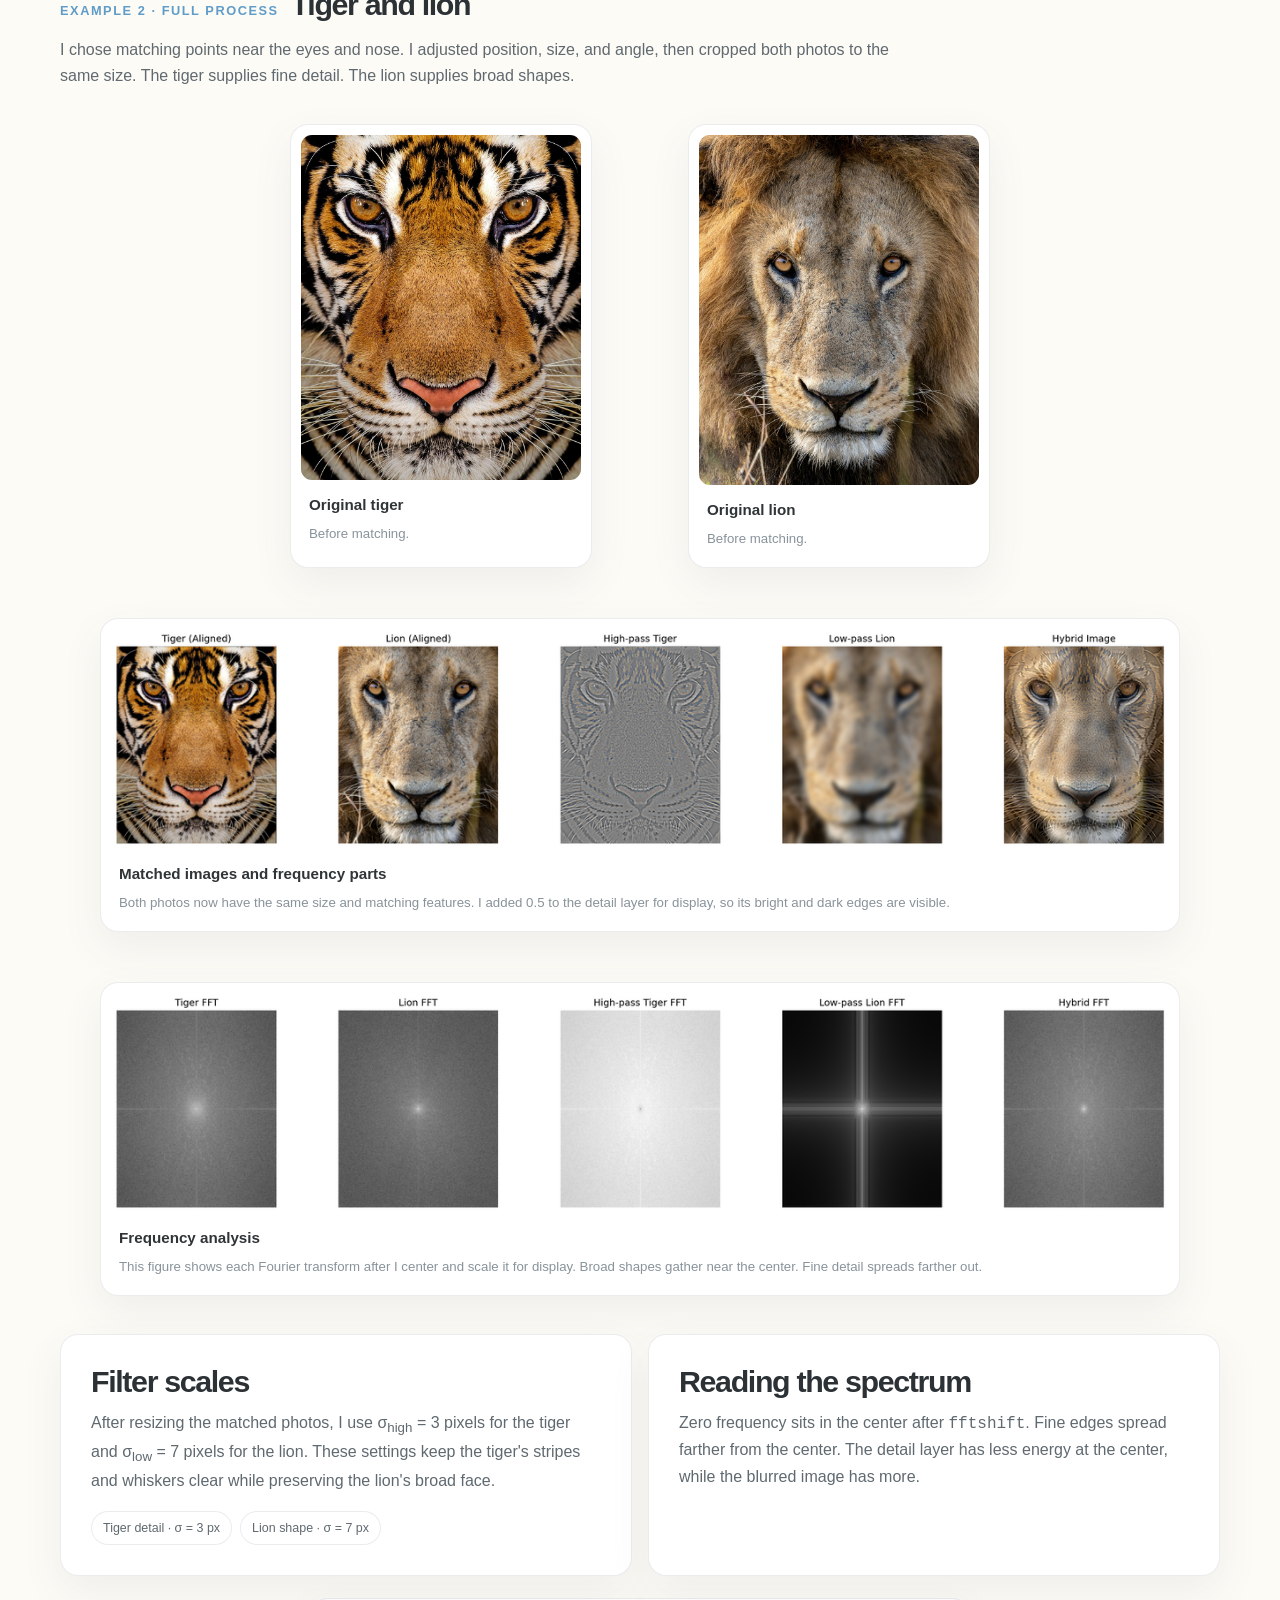
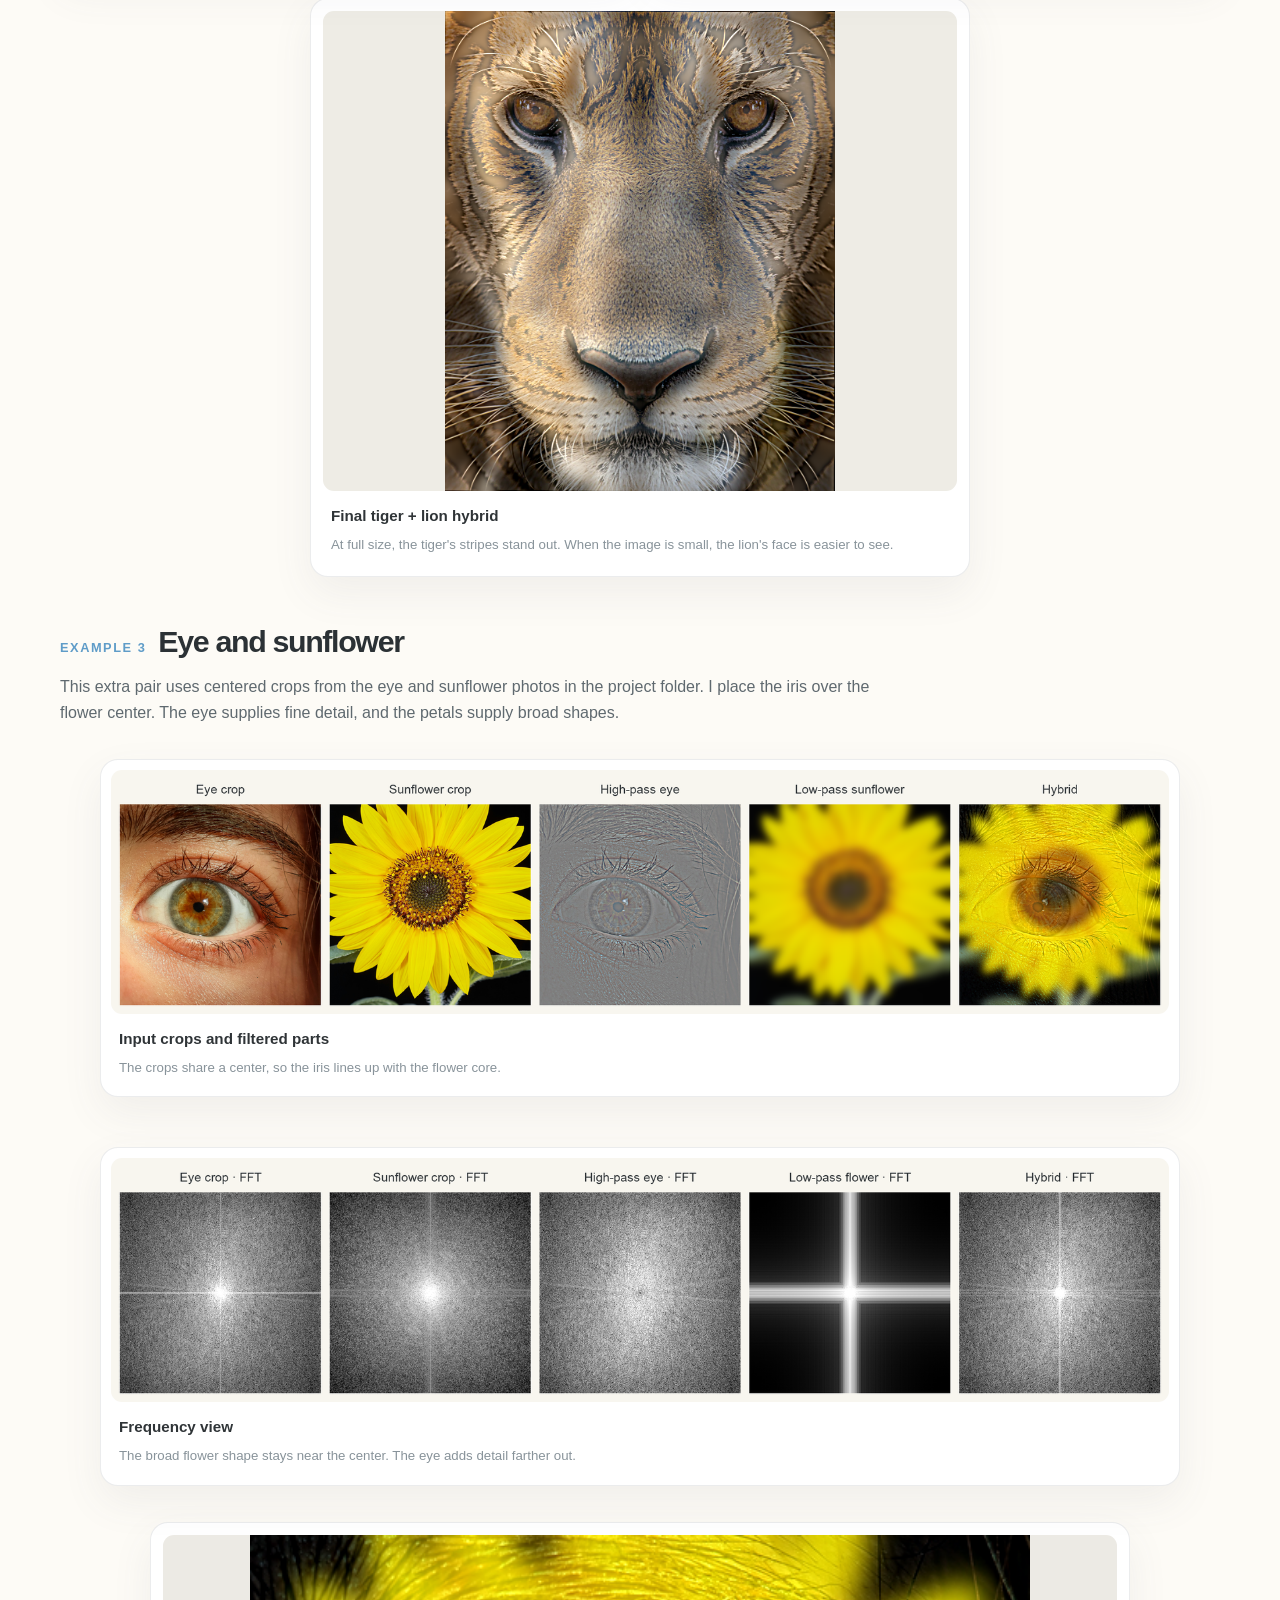
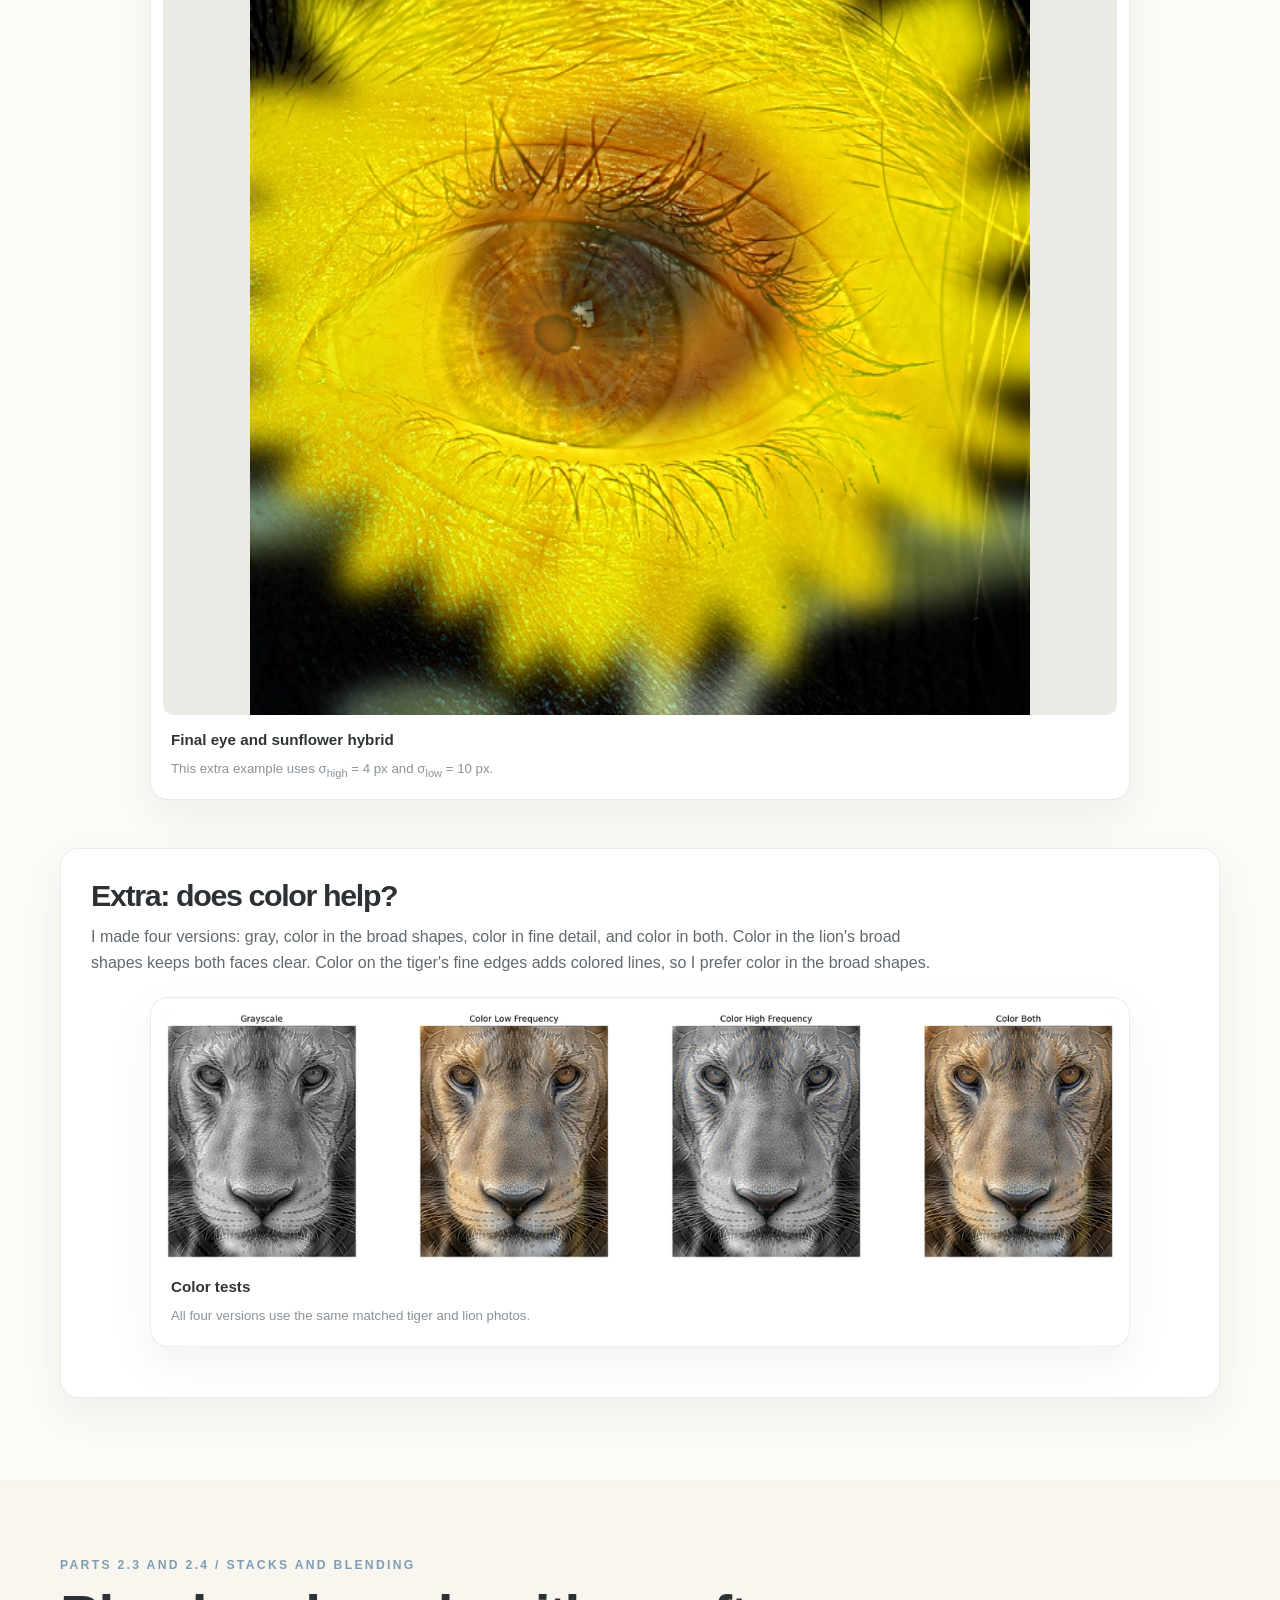
<file: project2/index.html>
<!doctype html>
<html lang="en">
<head>
  <meta charset="utf-8">
  <meta name="viewport" content="width=device-width, initial-scale=1">
  <meta name="description" content="CS 280A Project 2 on filters, image frequencies, hybrid images, and blending across scales.">
  <title>CS 280A Project 2: Fun with Filters and Frequencies</title>
  <style>
    :root {
      --bg: #f8f6ef;
      --bg-soft: #fdfbf6;
      --surface: #fff;
      --surface-alt: #f6f1e6;
      --text: #2f3437;
      --text-soft: #5f696f;
      --text-muted: #88939a;
      --accent: #86b6d9;
      --accent-strong: #5f9cc8;
      --accent-warm: #f0c36a;
      --line: rgba(60, 70, 80, .10);
      --line-strong: rgba(60, 70, 80, .16);
      --shadow: 0 16px 40px rgba(90, 92, 100, .08);
      --shadow-hover: 0 18px 44px rgba(90, 92, 100, .12);
      --radius-lg: 24px;
      --radius-md: 18px;
      --max-width: 1160px;
    }

    * { box-sizing: border-box; }
    html { scroll-behavior: smooth; scroll-padding-top: 86px; }
    body {
      margin: 0;
      background: var(--bg);
      color: var(--text);
      font-family: Inter, -apple-system, BlinkMacSystemFont, "Segoe UI", sans-serif;
      font-size: 16px;
      line-height: 1.65;
      -webkit-font-smoothing: antialiased;
    }
    img { max-width: 100%; }
    a { color: inherit; }
    p { color: var(--text-soft); margin: 0 0 1rem; }
    h1, h2, h3, h4 { color: #2b3135; margin: 0; line-height: 1.08; letter-spacing: -.045em; }
    h2 { font-size: clamp(2.35rem, 5vw, 3.55rem); }
    h3 { font-size: clamp(1.45rem, 2.5vw, 1.9rem); }
    h4 { font-size: 1.15rem; }
    code, pre { font-family: ui-monospace, SFMono-Regular, Menlo, Consolas, monospace; }

    .site-nav {
      position: sticky;
      top: 0;
      z-index: 10;
      border-bottom: 1px solid var(--line);
      background: rgba(248, 246, 239, .88);
      backdrop-filter: blur(16px);
    }
    .nav-inner {
      width: min(100%, var(--max-width));
      min-height: 70px;
      padding: 0 20px;
      margin: 0 auto;
      display: flex;
      align-items: center;
      justify-content: space-between;
      gap: 24px;
    }
    .brand {
      display: inline-flex;
      align-items: center;
      gap: 10px;
      font-size: .95rem;
      font-weight: 750;
      text-decoration: none;
      white-space: nowrap;
    }
    .brand-mark {
      width: 24px;
      height: 24px;
      border-radius: 50%;
      position: relative;
      background: #fff;
      box-shadow: inset 0 0 0 1px var(--line);
    }
    .brand-mark::before, .brand-mark::after {
      content: "";
      position: absolute;
      width: 10px;
      height: 10px;
      border-radius: 50%;
      top: 7px;
    }
    .brand-mark::before { left: 4px; background: var(--accent); }
    .brand-mark::after { right: 4px; background: var(--accent-warm); opacity: .9; }
    .nav-links { display: flex; gap: 22px; align-items: center; }
    .nav-links a {
      color: var(--text-soft);
      text-decoration: none;
      font-size: .88rem;
      transition: color .2s ease;
    }
    .nav-links a:hover, .nav-links a:focus-visible { color: var(--accent-strong); }

    .hero {
      width: min(100%, var(--max-width));
      padding: 78px 20px 64px;
      margin: 0 auto;
    }
    .hero-grid {
      display: grid;
      grid-template-columns: minmax(0, 1fr);
    }
    .eyebrow, .section-label, .figure-label {
      color: #7e9db4;
      font-size: .76rem;
      font-weight: 800;
      letter-spacing: .19em;
      line-height: 1.4;
      text-transform: uppercase;
    }
    .hero h1 {
      max-width: 780px;
      margin: 18px 0 20px;
      font-size: clamp(3.25rem, 8.8vw, 6.5rem);
      line-height: .94;
      letter-spacing: -.085em;
    }
    .hero-copy > p { max-width: 610px; font-size: 1.08rem; }

    .section {
      padding: 70px 20px 82px;
      scroll-margin-top: 68px;
    }
    .section.soft { background: var(--bg-soft); border-top: 1px solid rgba(60,70,80,.04); border-bottom: 1px solid rgba(60,70,80,.04); }
    .section-inner { width: min(100%, var(--max-width)); margin: 0 auto; }
    .section-head { max-width: 800px; margin-bottom: 32px; }
    .section-head .section-label { display: inline-block; margin-bottom: 12px; }
    .section-head h2 { margin-bottom: 16px; }
    .section-head p { max-width: 720px; font-size: 1.02rem; }
    .subsection { margin-top: 48px; }
    .subsection:first-of-type { margin-top: 0; }
    .subhead { display: flex; align-items: baseline; gap: 12px; margin-bottom: 16px; }
    .subhead .number { color: var(--accent-strong); font-size: .8rem; font-weight: 800; letter-spacing: .12em; white-space: nowrap; }
    .subsection > p { max-width: 850px; }
    .card, .method-card, .image-card, .note-card {
      border: 1px solid var(--line);
      border-radius: var(--radius-md);
      background: var(--surface);
      box-shadow: var(--shadow);
    }
    .method-card, .note-card { padding: clamp(20px, 3vw, 30px); }
    .method-card h3, .note-card h3 { margin-bottom: 12px; }
    .method-card p:last-child, .note-card p:last-child { margin-bottom: 0; }
    .method-grid { display: grid; grid-template-columns: repeat(2, minmax(0,1fr)); gap: 16px; margin: 22px 0; }
    .callout {
      margin: 18px 0;
      padding: 18px 20px;
      border-left: 4px solid var(--accent);
      border-radius: 0 14px 14px 0;
      background: var(--surface-alt);
      color: var(--text-soft);
    }
    .callout strong { color: var(--text); }
    .formula {
      margin: 16px 0;
      padding: 16px 18px;
      overflow-x: auto;
      border: 1px solid rgba(134,182,217,.24);
      border-radius: 14px;
      background: #f8fbfd;
      color: #263640;
      text-align: center;
    }
    .formula math { font-size: 1.15rem; }
    .formula-caption { margin: 8px 0 0; color: var(--text-muted); font-size: .82rem; text-align: center; }
    .image-grid { display: grid; grid-template-columns: repeat(2, minmax(0,1fr)); gap: 18px; align-items: start; }
    .image-grid.three { grid-template-columns: repeat(3, minmax(0,1fr)); }
    .image-grid.fullrows { grid-template-columns: minmax(0,1fr); }
    .image-card { min-width: 0; padding: 10px; overflow: hidden; transition: transform .2s ease, box-shadow .2s ease; }
    .image-card:hover { transform: translateY(-2px); box-shadow: var(--shadow-hover); }
    .image-card img { display: block; width: 100%; height: auto; border-radius: 11px; background: #eee; }
    .image-card .contained { max-height: 480px; object-fit: contain; background: #eeece5; }
    .image-card figcaption { padding: 12px 8px 6px; }
    .image-card figcaption strong { display: block; margin-bottom: 3px; color: var(--text); font-size: .95rem; }
    .image-card figcaption span { color: var(--text-muted); font-size: .83rem; line-height: 1.45; }
    .image-link { display: block; text-decoration: none; }
    .single-figure { max-width: 980px; margin: 20px auto; }
    .single-figure { padding: 12px; }
    .single-figure img { max-height: 780px; object-fit: contain; background: #eceae4; }
    .wide-figure img { width: 100%; }
    .portrait-card { max-width: 660px; }
    .source-row { display: grid; grid-template-columns: repeat(2, minmax(0, 1fr)); gap: 16px; max-width: 780px; margin: 18px auto; }
    .source-row .image-card img { max-height: 420px; object-fit: contain; background: #eeece5; }
    .comparison-row { display: grid; grid-template-columns: minmax(0, 1.15fr) minmax(260px, .85fr); gap: 18px; align-items: start; }
    .comparison-row .image-card img { max-height: 520px; object-fit: contain; background: #eeece5; }
    details {
      margin: 18px 0;
      border: 1px solid var(--line);
      border-radius: 15px;
      background: #fff;
    }
    summary {
      padding: 15px 18px;
      color: var(--text);
      cursor: pointer;
      font-weight: 700;
    }
    details[open] > .details-body { padding: 0 18px 18px; }
    .chip-row { display: flex; flex-wrap: wrap; gap: 8px; margin: 14px 0 0; }
    .chip { padding: 6px 11px; border: 1px solid var(--line); border-radius: 999px; background: #fff; color: var(--text-soft); font-size: .78rem; }
    .two-step { display: grid; grid-template-columns: repeat(2,minmax(0,1fr)); gap: 16px; margin: 18px 0; }
    .step { display: flex; gap: 14px; padding: 18px; border-radius: 16px; background: var(--surface-alt); }
    .step .step-no { flex: 0 0 30px; height: 30px; border-radius: 50%; background: #fff; color: var(--accent-strong); font-weight: 800; text-align: center; line-height: 30px; }
    .step strong { display: block; color: var(--text); }
    .step p { margin: 4px 0 0; font-size: .9rem; }
    .small-note { color: var(--text-muted); font-size: .84rem; }
    .learn-card {
      display: grid;
      grid-template-columns: minmax(0,.75fr) minmax(0,1.25fr);
      gap: 28px;
      padding: clamp(22px,4vw,42px);
      border-radius: 26px;
      background: #eaf2f6;
      border: 1px solid rgba(95,156,200,.15);
    }
    .learn-card h2 { font-size: clamp(2rem,4vw,3rem); }
    footer { padding: 26px 20px 38px; color: var(--text-muted); font-size: .82rem; }
    .footer-inner { width: min(100%, var(--max-width)); margin: 0 auto; display: flex; justify-content: space-between; gap: 18px; }

    @media (max-width: 860px) {
      .image-grid.three { grid-template-columns: repeat(2,minmax(0,1fr)); }
    }
    @media (max-width: 640px) {
      .nav-inner { min-height: 62px; padding: 0 15px; }
      .nav-links { gap: 13px; }
      .nav-links a { font-size: .75rem; }
      .brand { font-size: .84rem; }
      .hero { padding: 58px 16px 48px; }
      .hero-grid { grid-template-columns: 1fr; }
      .hero h1 { max-width: 520px; font-size: clamp(3rem, 14vw, 4.8rem); }
      .section { padding: 56px 16px 64px; }
      .method-grid, .image-grid, .image-grid.three, .two-step, .source-row, .comparison-row, .learn-card { grid-template-columns: 1fr; }
      .image-card .contained { max-height: 420px; }
      .footer-inner { flex-direction: column; }
    }
    @media (prefers-reduced-motion: reduce) {
      html { scroll-behavior: auto; }
      *, *::before, *::after { transition-duration: .01ms !important; }
    }
  </style>
</head>
<body>
  <nav class="site-nav" aria-label="Primary navigation">
    <div class="nav-inner">
      <a class="brand" href="https://zian-pan.github.io/" aria-label="Back to the CS 280A portfolio">
        <span class="brand-mark" aria-hidden="true"></span><span>CS 280A</span>
      </a>
      <div class="nav-links">
        <a href="#start">Start</a>
        <a href="#filters">Filters</a>
        <a href="#sharpen">Sharpen</a>
        <a href="#hybrids">Hybrids</a>
        <a href="#blend">Blend</a>
      </div>
    </div>
  </nav>

  <main>
    <header class="hero" id="start">
      <div class="hero-grid">
        <div class="hero-copy">
          <div class="eyebrow">CS 280A · PROJECT 2</div>
          <h1>Fun with Filters and Frequencies</h1>
          <p>I use small filters to find edges. Then I use image frequencies to sharpen photos, combine images, and blend their borders.</p>
        </div>
      </div>
    </header>

    <section class="section soft" id="filters">
      <div class="section-inner">
        <div class="section-head">
          <span class="section-label">PART 1 / FILTERS AND EDGES</span>
          <h2>Small filters reveal changes.</h2>
          <p>Each filter uses nearby pixels to make a new value. A box filter finds the average. A derivative filter responds where brightness changes.</p>
        </div>

        <article class="subsection">
          <div class="subhead"><span class="number">1.1</span><h3>Build convolution from scratch</h3></div>
          <p>I used a grayscale portrait to compare two NumPy methods with <code>scipy.signal.convolve2d</code>. Both methods flip the kernel, add a border of zeros, and keep the output the same size as the input.</p>
          <div class="formula" aria-label="Convolution formula">
            <math display="block">
              <mrow>
                <mi>O</mi><mo>(</mo><mi>x</mi><mo>,</mo><mi>y</mi><mo>)</mo><mo>=</mo>
                <munderover><mo>∑</mo><mrow><mi>u</mi><mo>=</mo><mo>−</mo><mi>r</mi></mrow><mi>r</mi></munderover>
                <munderover><mo>∑</mo><mrow><mi>v</mi><mo>=</mo><mo>−</mo><mi>s</mi></mrow><mi>s</mi></munderover>
                <mi>I</mi><mo>(</mo><mi>x</mi><mo>−</mo><mi>u</mi><mo>,</mo><mi>y</mi><mo>−</mo><mi>v</mi><mo>)</mo>
                <mi>K</mi><mo>(</mo><mi>u</mi><mo>,</mo><mi>v</mi><mo>)</mo>
              </mrow>
            </math>
            <p class="formula-caption">I center the kernel on each output pixel. I treat pixels beyond the image edge as zero.</p>
          </div>
          <div class="callout"><strong>Speed and image borders.</strong> The first method uses four loops. It performs every multiplication and addition in Python, so it takes longer as the image or filter grows. The second method uses two loops and lets NumPy do the math for each image patch. SciPy performs the same convolution in optimized code. Each method adds a border of zeros. Their results look the same, with only tiny rounding differences.</div>
          <figure class="image-card single-figure"><a class="image-link" href="media/results/part1_1/two_loop.png"><img src="media/results/part1_1/two_loop.png" alt="Portrait, blurred result, and edge results in two directions" loading="lazy"></a><figcaption><strong>Convolution results</strong><span>All three methods give the same visible result. This figure shows the shared blur and edge outputs.</span></figcaption></figure>
        </article>

        <article class="subsection">
          <div class="subhead"><span class="number">1.2</span><h3>Directional differences reveal edges</h3></div>
          <p>I applied D<sub>x</sub> and D<sub>y</sub> to the cameraman image. D<sub>x</sub> marks brightness changes from left to right. D<sub>y</sub> marks changes from top to bottom. Together they show edge strength.</p>
          <div class="formula" aria-label="Gradient strength and edge threshold formulas">
            <math display="block"><mrow><mi>M</mi><mo>=</mo><msqrt><mrow><msup><msub><mi>I</mi><mi>x</mi></msub><mn>2</mn></msup><mo>+</mo><msup><msub><mi>I</mi><mi>y</mi></msub><mn>2</mn></msup></mrow></msqrt></mrow></math>
            <math display="block"><mrow><mi>E</mi><mo>(</mo><mi>x</mi><mo>,</mo><mi>y</mi><mo>)</mo><mo>=</mo><mo>{</mo><mtable><mtr><mtd><mn>1</mn></mtd><mtd><mi>M</mi><mo>></mo><mi>T</mi></mtd></mtr><mtr><mtd><mn>0</mn></mtd><mtd><mi>M</mi><mo>≤</mo><mi>T</mi></mtd></mtr></mtable></mrow></math>
            <p class="formula-caption">The threshold T keeps only stronger changes in the edge map.</p>
          </div>
          <div class="image-grid fullrows">
            <figure class="image-card"><a class="image-link" href="media/results/part1_2/partial_derivatives.png"><img src="media/results/part1_2/partial_derivatives.png" alt="Cameraman image and the edge response in two directions" loading="lazy"></a><figcaption><strong>Partial derivatives</strong><span>The two directions respond to different edge orientations.</span></figcaption></figure>
            <figure class="image-card"><a class="image-link" href="media/results/part1_2/gradient_thresholds.png"><img src="media/results/part1_2/gradient_thresholds.png" alt="Gradient strength and edge maps for four threshold values" loading="lazy"></a><figcaption><strong>Choosing a threshold</strong><span>I tested four values. At 40/255, the main figure stays clear and much of the background noise disappears.</span></figcaption></figure>
          </div>
          <figure class="image-card single-figure"><a class="image-link" href="media/results/part1_2/final_edge.png"><img src="media/results/part1_2/final_edge.png" alt="Final edge map of the cameraman at threshold 40 out of 255" loading="lazy"></a><figcaption><strong>Chosen edge map · T = 40/255</strong><span>I chose this value by eye. A lower threshold keeps faint edges, but also keeps more noise.</span></figcaption></figure>
        </article>

        <article class="subsection">
          <div class="subhead"><span class="number">1.3</span><h3>Smooth the image before finding edges</h3></div>
          <p>Raw differences also respond to small noise. I first blurred the image with a 9 × 9 Gaussian filter at σ = 2. Then I compared two methods: blur the image before taking a derivative, or use one filter that combines the blur and derivative. This second method uses a derivative of Gaussian, or DoG, filter.</p>
          <div class="formula" aria-label="Gaussian blur and derivative of Gaussian equations">
            <math display="block"><mrow><mi>G</mi><mo>=</mo><mi>g</mi><mo>×</mo><msup><mi>g</mi><mi>T</mi></msup></mrow></math>
            <math display="block"><mrow><msub><mi>D</mi><mi>x</mi></msub><mo>∗</mo><mo>(</mo><mi>G</mi><mo>∗</mo><mi>I</mi><mo>)</mo><mo>=</mo><mo>(</mo><msub><mi>D</mi><mi>x</mi></msub><mo>∗</mo><mi>G</mi><mo>)</mo><mo>∗</mo><mi>I</mi></mrow></math>
            <math display="block"><mrow><msub><mi>D</mi><mi>y</mi></msub><mo>∗</mo><mo>(</mo><mi>G</mi><mo>∗</mo><mi>I</mi><mo>)</mo><mo>=</mo><mo>(</mo><msub><mi>D</mi><mi>y</mi></msub><mo>∗</mo><mi>G</mi><mo>)</mo><mo>∗</mo><mi>I</mi></mrow></math>
            <p class="formula-caption">I built G from <code>cv2.getGaussianKernel</code> and its transpose. The two DoG filters are D<sub>x</sub> ∗ G and D<sub>y</sub> ∗ G.</p>
          </div>
          <div class="image-grid fullrows">
            <figure class="image-card"><a class="image-link" href="media/results/part1_3/gaussian_blur.png"><img src="media/results/part1_3/gaussian_blur.png" alt="Cameraman image beside its blurred version" loading="lazy"></a><figcaption><strong>Gaussian blur</strong><span>The blur reduces small brightness changes before I find edges.</span></figcaption></figure>
            <figure class="image-card"><a class="image-link" href="media/results/part1_3/blur_then_derivative.png"><img src="media/results/part1_3/blur_then_derivative.png" alt="Gradient strength and edges after Gaussian blur" loading="lazy"></a><figcaption><strong>Blur, then find edges</strong><span>Fewer weak marks remain in the background.</span></figcaption></figure>
            <figure class="image-card"><a class="image-link" href="media/results/part1_3/dog_filters.png"><img src="media/results/part1_3/dog_filters.png" alt="Gaussian filters that find edges in two directions" loading="lazy"></a><figcaption><strong>DoG filters</strong><span>Each filter smooths the image and measures change in one direction.</span></figcaption></figure>
            <figure class="image-card"><a class="image-link" href="media/results/part1_3/dog_direct.png"><img src="media/results/part1_3/dog_direct.png" alt="Gradient strength and edge maps from the DoG filters" loading="lazy"></a><figcaption><strong>Same edge map</strong><span>Blurring before the derivative and applying the combined DoG filter give the same edge map. Both use the same output mode and zero padding.</span></figcaption></figure>
          </div>
          <div class="callout"><strong>What changed?</strong> Compared with the raw differences in 1.2, smoothing removes small background marks and keeps the cameraman outline and camera clear. Blurring before the derivative and using the combined DoG filter give the same edge map here. Both paths use the same output mode and zero padding.</div>
          <div class="method-card">
            <h3>Extra: Color shows edge direction</h3>
            <p>I mapped each edge direction to a color. I use the signs of I<sub>x</sub> and I<sub>y</sub> to choose the correct angle. Hue shows direction, and brightness shows edge strength.</p>
            <div class="formula" aria-label="Color shows edge direction and brightness shows edge strength">
              <math display="block"><mrow><mi>h</mi><mo>=</mo><mfrac><mrow><mi>θ</mi><mo>+</mo><mi>π</mi></mrow><mrow><mn>2</mn><mi>π</mi></mrow></mfrac></mrow></math>
              <math display="block"><mrow><mi>V</mi><mo>=</mo><mfrac><mi>M</mi><msub><mi>M</mi><mi>max</mi></msub></mfrac></mrow></math>
            </div>
            <figure class="image-card single-figure"><a class="image-link" href="media/results/part1_2/gradient_orientation.png"><img src="media/results/part1_2/gradient_orientation.png" alt="Edge direction shown with hue and gradient strength shown with brightness" loading="lazy"></a><figcaption><strong>Edge direction</strong><span>Each color shows an edge direction. Brighter areas mark stronger edges.</span></figcaption></figure>
          </div>
        </article>
      </div>
    </section>

    <section class="section" id="sharpen">
      <div class="section-inner">
        <div class="section-head">
          <span class="section-label">PART 2.1 / SHARPENING</span>
          <h2>Bring fine detail back.</h2>
          <p>A Gaussian blur keeps broad shapes and softens fine detail. I subtract the blur from the original to get a detail layer. Then I add some of that layer back to make edges clearer.</p>
        </div>
        <div class="formula" aria-label="Sharpening formula">
          <math display="block"><mrow><msub><mi>U</mi><mi>α</mi></msub><mo>=</mo><mo>(</mo><mn>1</mn><mo>+</mo><mi>α</mi><mo>)</mo><mi>δ</mi><mo>−</mo><mi>α</mi><mi>G</mi></mrow></math>
          <math display="block"><mrow><msub><mi>I</mi><mi>sharp</mi></msub><mo>=</mo><mi>I</mi><mo>∗</mo><msub><mi>U</mi><mi>α</mi></msub><mo>=</mo><mi>I</mi><mo>+</mo><mi>α</mi><mo>(</mo><mi>I</mi><mo>−</mo><mi>I</mi><mo>∗</mo><mi>G</mi><mo>)</mo></mrow></math>
          <p class="formula-caption">δ is the impulse filter, G is a Gaussian, and α controls how much detail I add.</p>
        </div>
        <div class="image-grid fullrows">
          <figure class="image-card"><a class="image-link" href="media/results/part2_1/taj_sharpening.png"><img src="media/results/part2_1/taj_sharpening.png" alt="Taj Mahal before and after sharpening, with its blur and detail layer" loading="lazy"></a><figcaption><strong>Taj Mahal · α = 1, 2, 5</strong><span>Larger α makes the detail stronger. At α = 5, some edges look harsh and light halos appear.</span></figcaption></figure>
          <figure class="image-card"><a class="image-link" href="media/results/part2_1/my_image_sharpening.png"><img src="media/results/part2_1/my_image_sharpening.png" alt="A second photo with its blur, detail layer, and three sharpening results" loading="lazy"></a><figcaption><strong>Second photo · three settings</strong><span>The same filter brings out fine texture here.</span></figcaption></figure>
        </div>
        <div class="comparison-row subsection">
          <figure class="image-card"><a class="image-link" href="media/results/part2_1/blur_resharpen.png"><img src="media/results/part2_1/blur_resharpen.png" alt="A clear image, a blurred version, and the sharpened result" loading="lazy"></a><figcaption><strong>Blur and sharpen again</strong><span>I blurred a clear image, then sharpened it to make some edges clearer.</span></figcaption></figure>
          <div class="note-card"><h3>Limits of sharpening</h3><p>Sharpening makes edges stronger, but it cannot bring back detail lost to blur. A larger α also makes noise and halos easier to see.</p><p class="small-note">I use a 7 × 7 Gaussian with σ = 1 for the Taj image. The second photo uses a 31 × 31 Gaussian with σ = 5.</p></div>
        </div>
      </div>
    </section>

    <section class="section soft" id="hybrids">
      <div class="section-inner">
        <div class="section-head">
          <span class="section-label">PART 2.2 / HYBRID IMAGES</span>
          <h2>One image can show two views.</h2>
          <p>A hybrid combines fine detail from one aligned image with broad shapes from another. The detail stands out up close. The broad shapes stand out when the image is small or far away.</p>
        </div>
        <div class="formula" aria-label="Hybrid image formula">
          <math display="block"><mrow><mi>H</mi><mo>=</mo><mo>(</mo><msub><mi>I</mi><mi>high</mi></msub><mo>−</mo><msub><mi>G</mi><msub><mi>σ</mi><mi>high</mi></msub></msub><mo>∗</mo><msub><mi>I</mi><mi>high</mi></msub><mo>)</mo><mo>+</mo><msub><mi>G</mi><msub><mi>σ</mi><mi>low</mi></msub></msub><mo>∗</mo><msub><mi>I</mi><mi>low</mi></msub></mrow></math>
          <p class="formula-caption">The first term keeps fine detail. The second term keeps broad shapes.</p>
        </div>

        <article class="subsection">
          <div class="subhead"><span class="number">EXAMPLE 1</span><h3>Derek and Nutmeg</h3></div>
          <p>This is the course example. I show both source images and the final result here. The full filtering process appears in the tiger and lion example below.</p>
          <div class="source-row">
            <figure class="image-card"><a class="image-link" href="media/nutmeg.jpg"><img class="contained" src="media/nutmeg.jpg" alt="Course photo of Nutmeg the cat" loading="lazy"></a><figcaption><strong>Nutmeg</strong><span>Course sample image.</span></figcaption></figure>
            <figure class="image-card"><a class="image-link" href="media/DerekPicture.jpg"><img class="contained" src="media/DerekPicture.jpg" alt="Course portrait of Derek" loading="lazy"></a><figcaption><strong>Derek</strong><span>Course sample image.</span></figcaption></figure>
          </div>
          <div class="image-grid fullrows">
            <figure class="image-card"><a class="image-link" href="media/results/part2_2/hybrid_components.png"><img src="media/results/part2_2/hybrid_components.png" alt="Nutmeg and Derek after alignment, their detail and shape layers, and the final hybrid" loading="lazy"></a><figcaption><strong>Aligned views and filtered parts</strong><span>The cat gives the fine detail. Derek gives the broad shapes.</span></figcaption></figure>
            <figure class="image-card portrait-card"><a class="image-link" href="media/results/part2_2/hybrid_result.png"><img class="contained" src="media/results/part2_2/hybrid_result.png" alt="Hybrid image of Nutmeg and Derek" loading="lazy"></a><figcaption><strong>Final hybrid</strong><span>The cat stands out at full size. Derek stands out when the image is small.</span></figcaption></figure>
          </div>
        </article>

        <article class="subsection">
          <div class="subhead"><span class="number">EXAMPLE 2 · FULL PROCESS</span><h3>Tiger and lion</h3></div>
          <p>I chose matching points near the eyes and nose. I adjusted position, size, and angle, then cropped both photos to the same size. The tiger supplies fine detail. The lion supplies broad shapes.</p>
          <div class="source-row">
            <figure class="image-card"><a class="image-link" href="media/tiger-source.jpg"><img class="contained" src="media/tiger-source.jpg" alt="Original tiger photo before matching" loading="lazy"></a><figcaption><strong>Original tiger</strong><span>Before matching.</span></figcaption></figure>
            <figure class="image-card"><a class="image-link" href="media/lion-source.jpg"><img class="contained" src="media/lion-source.jpg" alt="Original lion photo before matching" loading="lazy"></a><figcaption><strong>Original lion</strong><span>Before matching.</span></figcaption></figure>
          </div>
          <div class="image-grid fullrows">
            <figure class="image-card"><a class="image-link" href="media/results/part2_2/tiger_lion_hybrid_components.png"><img src="media/results/part2_2/tiger_lion_hybrid_components.png" alt="Tiger and lion after matching, their detail and shape layers, and the final hybrid" loading="lazy"></a><figcaption><strong>Matched images and frequency parts</strong><span>Both photos now have the same size and matching features. I added 0.5 to the detail layer for display, so its bright and dark edges are visible.</span></figcaption></figure>
            <figure class="image-card"><a class="image-link" href="media/results/part2_2/tiger_lion_hybrid_frequencies.png"><img src="media/results/part2_2/tiger_lion_hybrid_frequencies.png" alt="Fourier views of the tiger, lion, detail layer, shape layer, and hybrid" loading="lazy"></a><figcaption><strong>Frequency analysis</strong><span>This figure shows each Fourier transform after I center and scale it for display. Broad shapes gather near the center. Fine detail spreads farther out.</span></figcaption></figure>
          </div>
          <div class="method-grid">
            <div class="method-card"><h3>Filter scales</h3><p>After resizing the matched photos, I use σ<sub>high</sub> = 3 pixels for the tiger and σ<sub>low</sub> = 7 pixels for the lion. These settings keep the tiger's stripes and whiskers clear while preserving the lion's broad face.</p><div class="chip-row"><span class="chip">Tiger detail · σ = 3 px</span><span class="chip">Lion shape · σ = 7 px</span></div></div>
            <div class="method-card"><h3>Reading the spectrum</h3><p>Zero frequency sits in the center after <code>fftshift</code>. Fine edges spread farther from the center. The detail layer has less energy at the center, while the blurred image has more.</p></div>
          </div>
          <figure class="image-card single-figure portrait-card"><a class="image-link" href="media/results/part2_2/tiger_lion_hybrid_result.png"><img class="contained" src="media/results/part2_2/tiger_lion_hybrid_result.png" alt="Final tiger and lion hybrid image" loading="lazy"></a><figcaption><strong>Final tiger + lion hybrid</strong><span>At full size, the tiger's stripes stand out. When the image is small, the lion's face is easier to see.</span></figcaption></figure>
        </article>

        <article class="subsection">
          <div class="subhead"><span class="number">EXAMPLE 3</span><h3>Eye and sunflower</h3></div>
          <p>This extra pair uses centered crops from the eye and sunflower photos in the project folder. I place the iris over the flower center. The eye supplies fine detail, and the petals supply broad shapes.</p>
          <div class="image-grid fullrows">
            <figure class="image-card"><a class="image-link" href="media/results/part2_2/sunflower_eye_hybrid_components.png"><img src="media/results/part2_2/sunflower_eye_hybrid_components.png" alt="Centered eye and sunflower crops, their detail and shape layers, and the final hybrid" loading="lazy"></a><figcaption><strong>Input crops and filtered parts</strong><span>The crops share a center, so the iris lines up with the flower core.</span></figcaption></figure>
            <figure class="image-card"><a class="image-link" href="media/results/part2_2/sunflower_eye_hybrid_frequencies.png"><img src="media/results/part2_2/sunflower_eye_hybrid_frequencies.png" alt="Fourier views of the eye and sunflower during hybrid creation" loading="lazy"></a><figcaption><strong>Frequency view</strong><span>The broad flower shape stays near the center. The eye adds detail farther out.</span></figcaption></figure>
          </div>
          <figure class="image-card single-figure"><a class="image-link" href="media/results/part2_2/sunflower_eye_hybrid_result.png"><img src="media/results/part2_2/sunflower_eye_hybrid_result.png" alt="Sunflower and human eye hybrid image" loading="lazy"></a><figcaption><strong>Final eye and sunflower hybrid</strong><span>This extra example uses σ<sub>high</sub> = 4 px and σ<sub>low</sub> = 10 px.</span></figcaption></figure>
        </article>

        <article class="method-card subsection">
          <h3>Extra: does color help?</h3>
          <p>I made four versions: gray, color in the broad shapes, color in fine detail, and color in both. Color in the lion's broad shapes keeps both faces clear. Color on the tiger's fine edges adds colored lines, so I prefer color in the broad shapes.</p>
          <figure class="image-card single-figure"><a class="image-link" href="media/results/part2_2/tiger_lion_color_comparison.png"><img src="media/results/part2_2/tiger_lion_color_comparison.png" alt="Four color tests: gray, color in the broad shapes, color in fine detail, and color in both" loading="lazy"></a><figcaption><strong>Color tests</strong><span>All four versions use the same matched tiger and lion photos.</span></figcaption></figure>
        </article>
      </div>
    </section>

    <section class="section" id="blend">
      <div class="section-inner">
        <div class="section-head">
          <span class="section-label">PARTS 2.3 AND 2.4 / STACKS AND BLENDING</span>
          <h2>Blend each scale with a soft mask.</h2>
          <p>A Gaussian stack keeps the image size as each level becomes smoother. A Laplacian stack stores the detail removed between levels. I blur the mask at each scale, blend the matching details, and add them together.</p>
        </div>

        <article class="subsection">
          <div class="subhead"><span class="number">2.3</span><h3>Gaussian and Laplacian stacks</h3></div>
          <p>I built seven levels for the apple and orange. I kept the full image size at every level. The last Gaussian level shows broad shapes. Each earlier Laplacian level shows detail removed by the next blur.</p>
          <div class="formula" aria-label="Gaussian and Laplacian stack formulas">
            <math display="block"><mrow><msub><mi>G</mi><mn>0</mn></msub><mo>=</mo><mi>I</mi><mo>,</mo><mspace width=".5em"/><msub><mi>G</mi><mrow><mi>k</mi><mo>+</mo><mn>1</mn></mrow></msub><mo>=</mo><msub><mi>K</mi><mi>σ</mi></msub><mo>∗</mo><msub><mi>G</mi><mi>k</mi></msub></mrow></math>
            <math display="block"><mrow><msub><mi>L</mi><mi>k</mi></msub><mo>=</mo><msub><mi>G</mi><mi>k</mi></msub><mo>−</mo><msub><mi>G</mi><mrow><mi>k</mi><mo>+</mo><mn>1</mn></mrow></msub><mo>,</mo><mspace width=".5em"/><msub><mi>L</mi><mrow><mi>n</mi><mo>−</mo><mn>1</mn></mrow></msub><mo>=</mo><msub><mi>G</mi><mrow><mi>n</mi><mo>−</mo><mn>1</mn></mrow></msub></mrow></math>
            <p class="formula-caption">Each level has the original size. The last Laplacian level is the final blurred image.</p>
          </div>
          <div class="image-grid fullrows">
            <figure class="image-card"><a class="image-link" href="media/results/part2_3/apple_gaussian_stack.png"><img src="media/results/part2_3/apple_gaussian_stack.png" alt="Seven Gaussian stack levels for the apple, each at the original image size" loading="lazy"></a><figcaption><strong>Apple · Gaussian stack</strong><span>The image becomes smoother at every level.</span></figcaption></figure>
            <figure class="image-card"><a class="image-link" href="media/results/part2_3/apple_laplacian_stack.png"><img src="media/results/part2_3/apple_laplacian_stack.png" alt="Seven Laplacian stack levels for the apple, each at the original image size" loading="lazy"></a><figcaption><strong>Apple · Laplacian stack</strong><span>Fine details appear in earlier levels; the final level is the broad blur.</span></figcaption></figure>
            <figure class="image-card"><a class="image-link" href="media/results/part2_3/orange_gaussian_stack.png"><img src="media/results/part2_3/orange_gaussian_stack.png" alt="Seven Gaussian stack levels for the orange, each at the original image size" loading="lazy"></a><figcaption><strong>Orange · Gaussian stack</strong><span>I use the same blur settings for both images.</span></figcaption></figure>
            <figure class="image-card"><a class="image-link" href="media/results/part2_3/orange_laplacian_stack.png"><img src="media/results/part2_3/orange_laplacian_stack.png" alt="Seven Laplacian stack levels for the orange, each at the original image size" loading="lazy"></a><figcaption><strong>Orange · Laplacian stack</strong><span>Each band shows what changed between two Gaussian levels.</span></figcaption></figure>
          </div>
        </article>

        <article class="subsection">
          <div class="subhead"><span class="number">2.4</span><h3>The Oraple and two custom blends</h3></div>
          <p>At each level, I use the blurred mask to mix the two Laplacian bands. Then I add all the blended levels to make the final image.</p>
          <div class="formula" aria-label="Blend formula across scales">
            <math display="block"><mrow><msub><mi>B</mi><mi>k</mi></msub><mo>=</mo><msub><mi>M</mi><mi>k</mi></msub><msubsup><mi>L</mi><mi>k</mi><mrow><mo>(</mo><mn>1</mn><mo>)</mo></mrow></msubsup><mo>+</mo><mo>(</mo><mn>1</mn><mo>−</mo><msub><mi>M</mi><mi>k</mi></msub><mo>)</mo><msubsup><mi>L</mi><mi>k</mi><mrow><mo>(</mo><mn>2</mn><mo>)</mo></mrow></msubsup></mrow></math>
            <math display="block"><mrow><msub><mi>I</mi><mi>blend</mi></msub><mo>=</mo><munderover><mo>∑</mo><mrow><mi>k</mi><mo>=</mo><mn>0</mn></mrow><mrow><mi>n</mi><mo>−</mo><mn>1</mn></mrow></munderover><msub><mi>B</mi><mi>k</mi></msub></mrow></math>
            <p class="formula-caption">The mask changes at each scale. It makes a wide transition for broad shapes and a tighter one for fine detail.</p>
          </div>
          <div class="image-grid">
            <figure class="image-card"><a class="image-link" href="media/results/part2_4/oraple.png"><img src="media/results/part2_4/oraple.png" alt="Apple and orange photos, their seam mask, and the blended Oraple" loading="lazy"></a><figcaption><strong>Apple + orange · Oraple</strong><span>The fruits meet along a vertical edge.</span></figcaption></figure>
            <figure class="image-card"><a class="image-link" href="media/results/part2_4/autumn_winter_blend.jpg"><img src="media/results/part2_4/autumn_winter_blend.jpg" alt="A scale blend of a snowy forest and an autumn forest" loading="lazy"></a><figcaption><strong>Custom blend one · winter and autumn</strong><span>A straight mask joins the two forest scenes.</span></figcaption></figure>
          </div>
          <details open>
            <summary>View the Oraple process at each scale</summary>
            <div class="details-body">
              <figure class="image-card wide-figure"><a class="image-link" href="media/results/part2_4/oraple_process.png"><img src="media/results/part2_4/oraple_process.png" alt="Seven rows of apple, orange, and blended Laplacian levels for the Oraple" loading="lazy"></a><figcaption><strong>Seven blended levels</strong><span>Each row shows the apple part, orange part, and blend at one scale.</span></figcaption></figure>
            </div>
          </details>
        </article>

        <article class="subsection">
          <div class="subhead"><span class="number">CUSTOM · OVAL MASK</span><h3>An eye in a sunflower</h3></div>
          <p>I placed a small eye crop over the sunflower center and used a soft oval mask. The figure below shows both masked views and the final image.</p>
          <figure class="image-card single-figure"><a class="image-link" href="media/results/part2_4/sunflower_eye_blend_inputs.png"><img src="media/results/part2_4/sunflower_eye_blend_inputs.png" alt="Sunflower, eye placement, oval mask, two masked views, and final blend" loading="lazy"></a><figcaption><strong>Inputs, oval mask, and result</strong><span>The oval keeps the eye near the flower center and leaves the rest of the flower outside it.</span></figcaption></figure>
          <details open>
            <summary>Show all seven Laplacian levels</summary>
            <div class="details-body">
              <figure class="image-card wide-figure"><a class="image-link" href="media/results/part2_4/sunflower_eye_blend_process.png"><img src="media/results/part2_4/sunflower_eye_blend_process.png" alt="Seven levels showing the eye part, flower part, and result at each scale" loading="lazy"></a><figcaption><strong>Custom blend at each scale</strong><span>The first two columns show the masked images. The last column shows their blend at each level.</span></figcaption></figure>
            </div>
          </details>
          <figure class="image-card single-figure"><a class="image-link" href="media/results/part2_4/mychoice_blend.jpg.png"><img src="media/results/part2_4/mychoice_blend.jpg.png" alt="Sunflower with an eye blended into its center" loading="lazy"></a><figcaption><strong>Earlier custom result</strong><span>This earlier result uses the same flower and oval mask.</span></figcaption></figure>
        </article>

        <article class="method-card subsection">
          <h3>Extra: color in the blend</h3>
          <p>I compared gray and color versions of the forest blend. Color keeps the blue snow and warm leaves easy to tell apart. The mask still controls where the scenes meet.</p>
          <figure class="image-card single-figure"><a class="image-link" href="media/results/part2_4/color_comparison.png"><img src="media/results/part2_4/color_comparison.png" alt="Source photos with gray and color blends" loading="lazy"></a><figcaption><strong>Grayscale and color blends</strong><span>Color makes the change of season easy to see.</span></figcaption></figure>
        </article>
      </div>
    </section>

    <section class="section soft" id="learning">
      <div class="section-inner">
        <div class="learn-card">
          <div><span class="section-label">WHAT I LEARNED</span><h2>One image contains detail at many scales.</h2></div>
          <div>
            <p>I learned to see an image as broad shapes mixed with fine detail. Blur keeps broad changes and softens small ones. Derivatives and Laplacian bands show changes at different scales. Once I separate these parts, I can sharpen a photo, combine two images, or soften a seam by blending each scale.</p>
            <p>These tools have limits. Sharpening makes edges stronger, but it cannot bring back lost detail. A hybrid works best when the photos line up and the blur settings suit the images. A blend can hide a seam, but a wide mask may mix objects that do not fit together.</p>
          </div>
        </div>
      </div>
    </section>
  </main>

  <footer>
    <div class="footer-inner"><span>CS 280A · Project 2 · Fun with Filters and Frequencies</span><a href="#start">Back to top ↑</a></div>
  </footer>
</body>
</html>
</file>
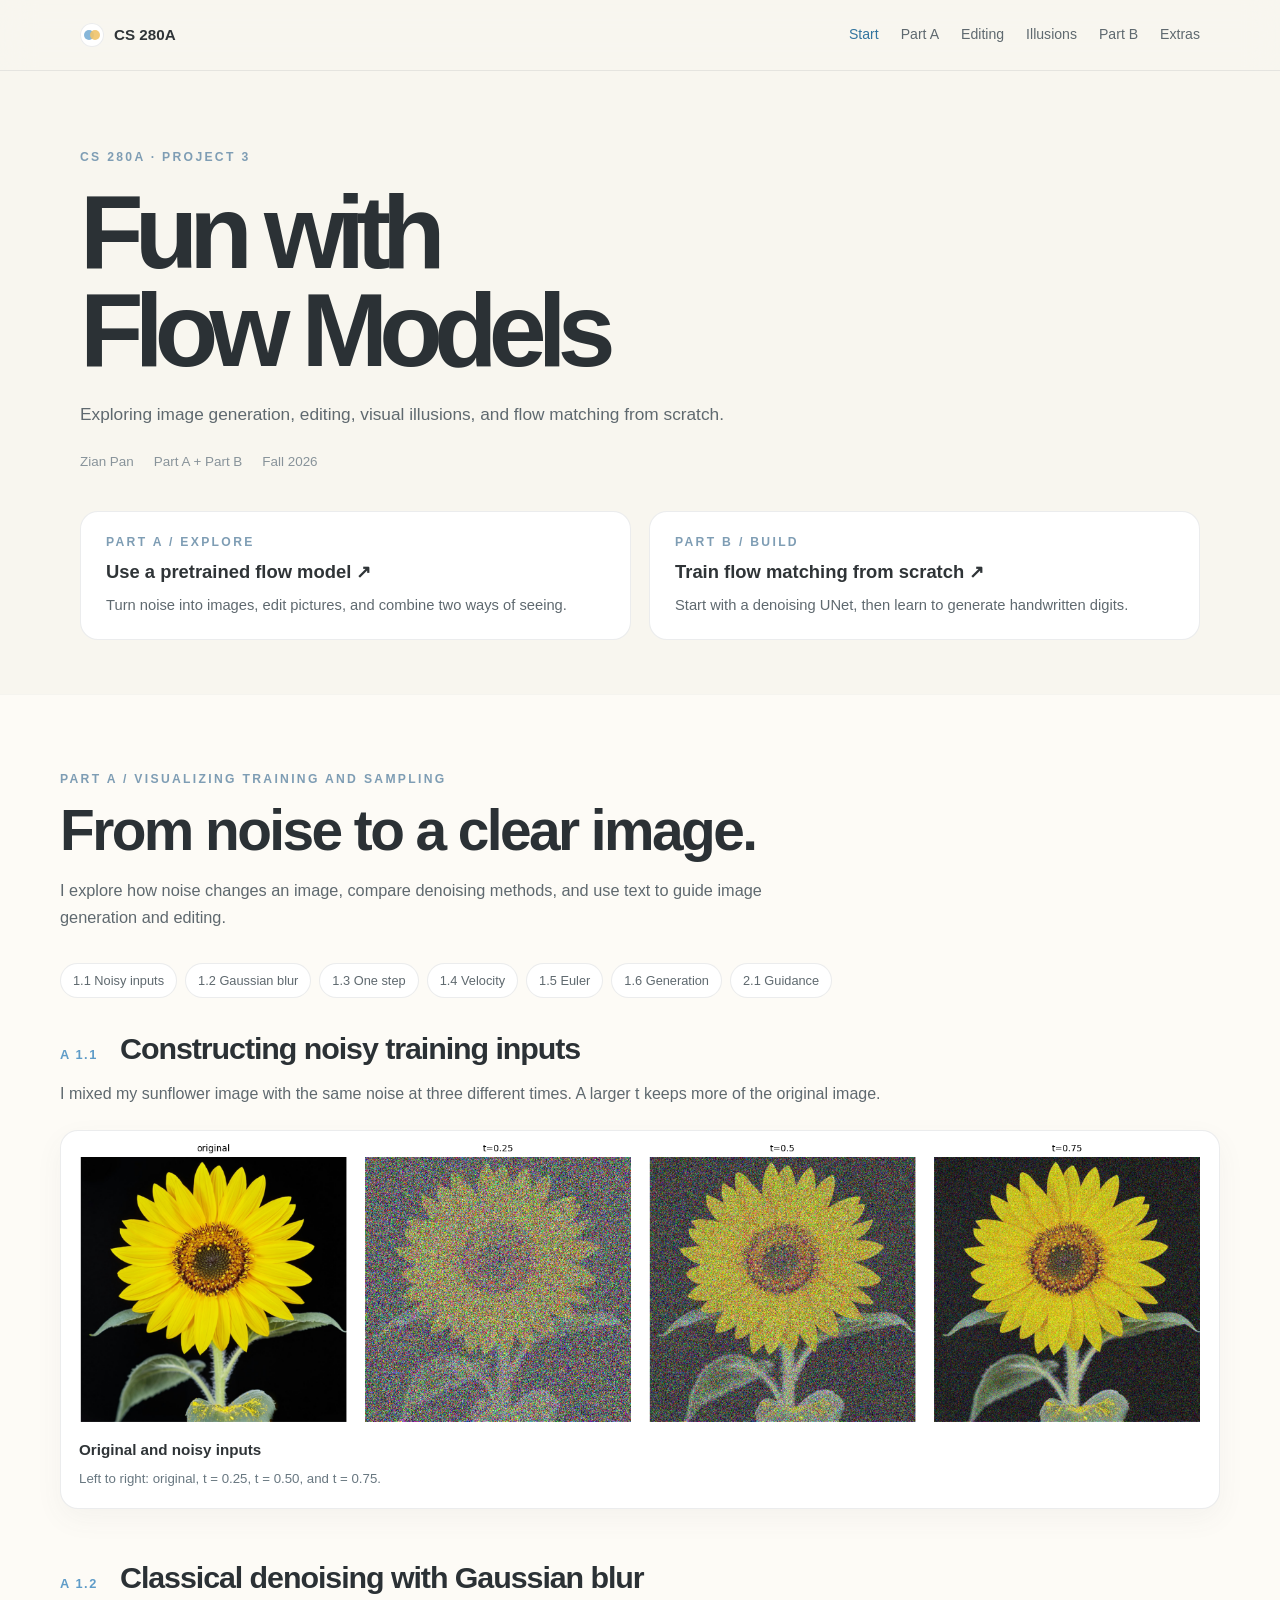
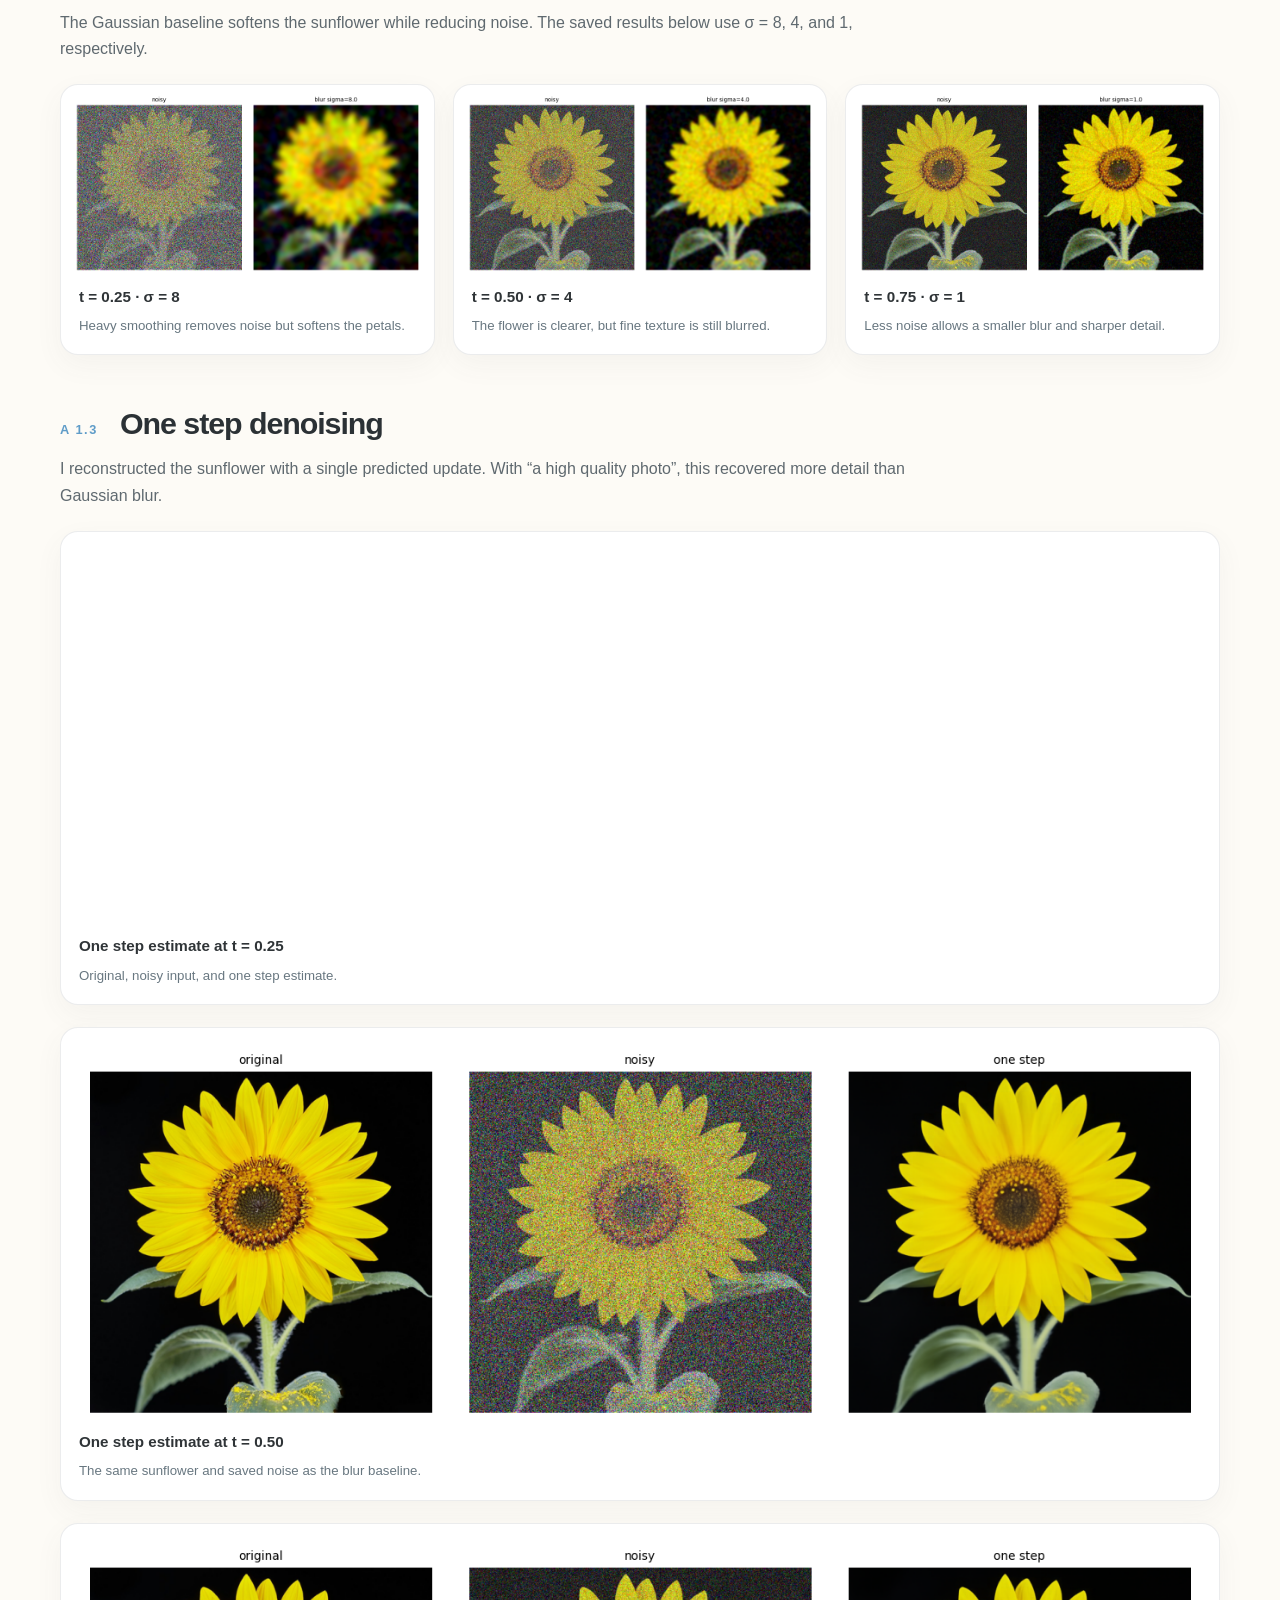
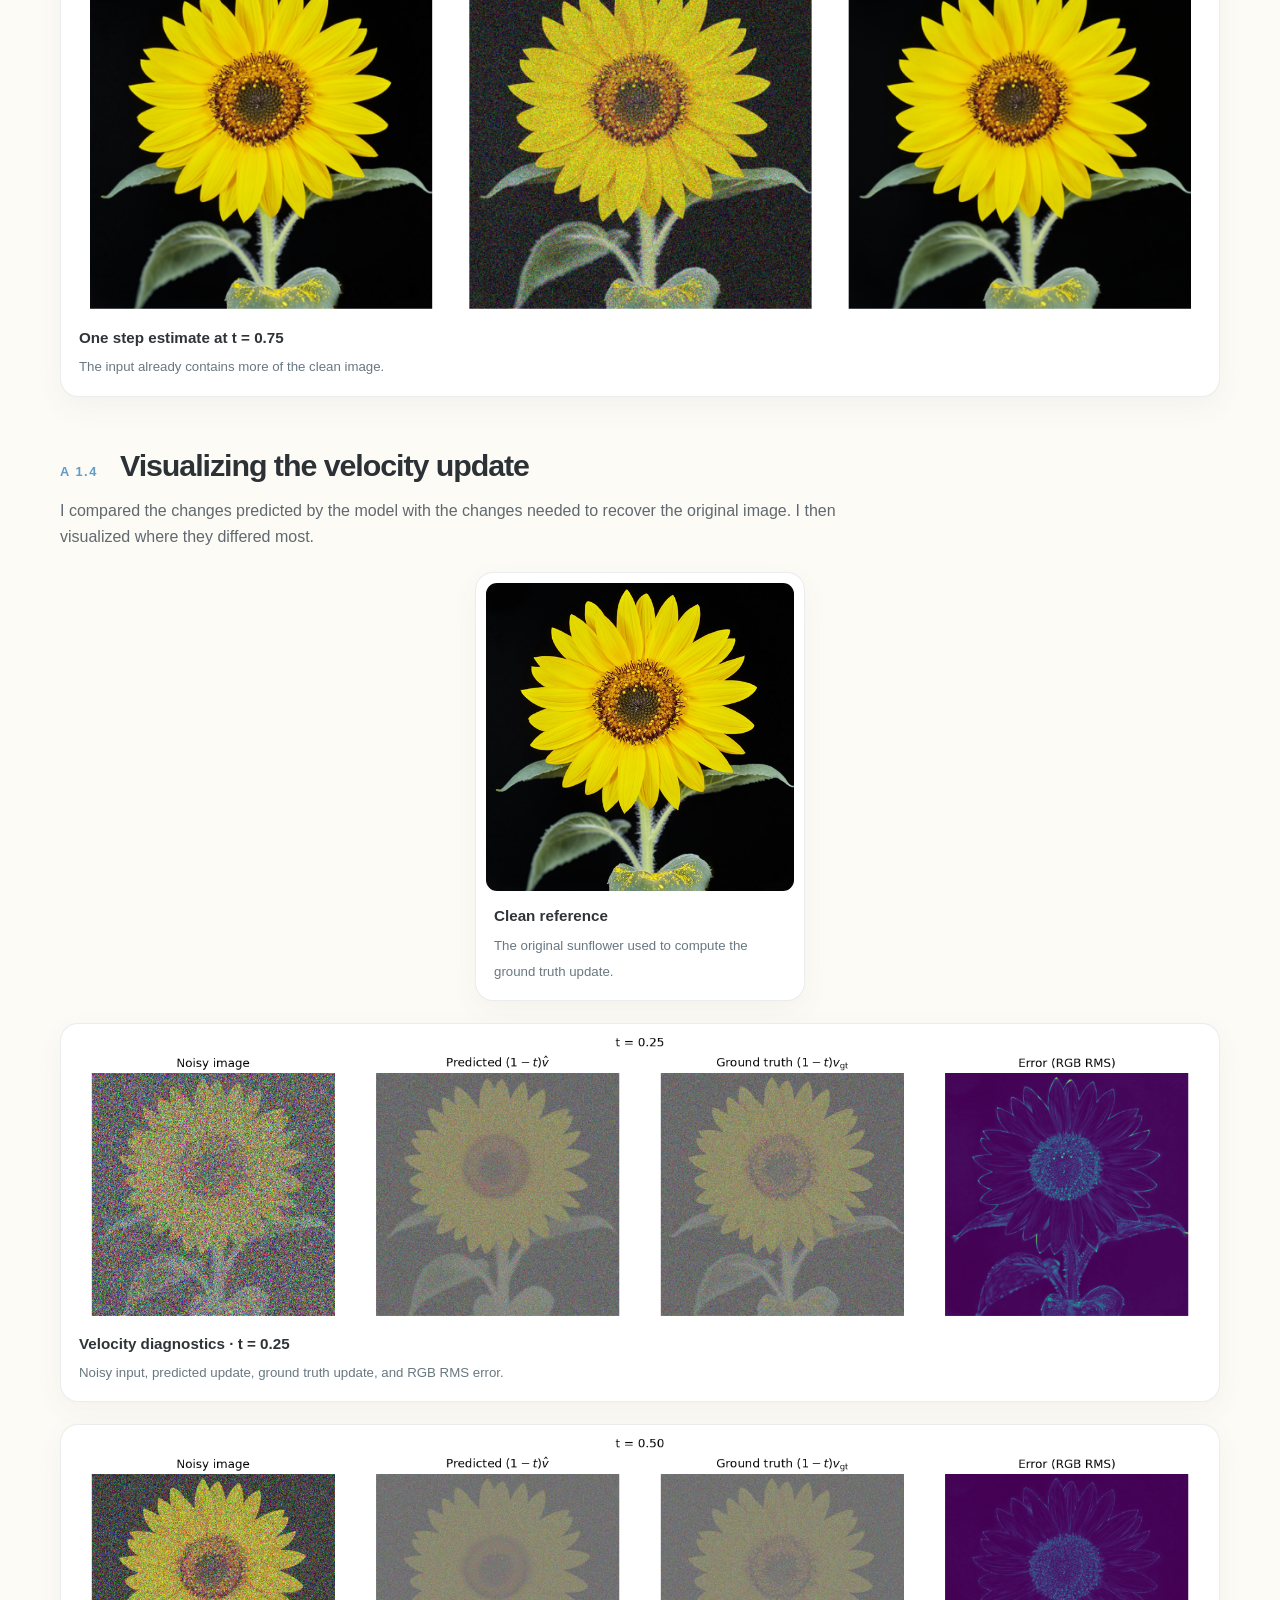
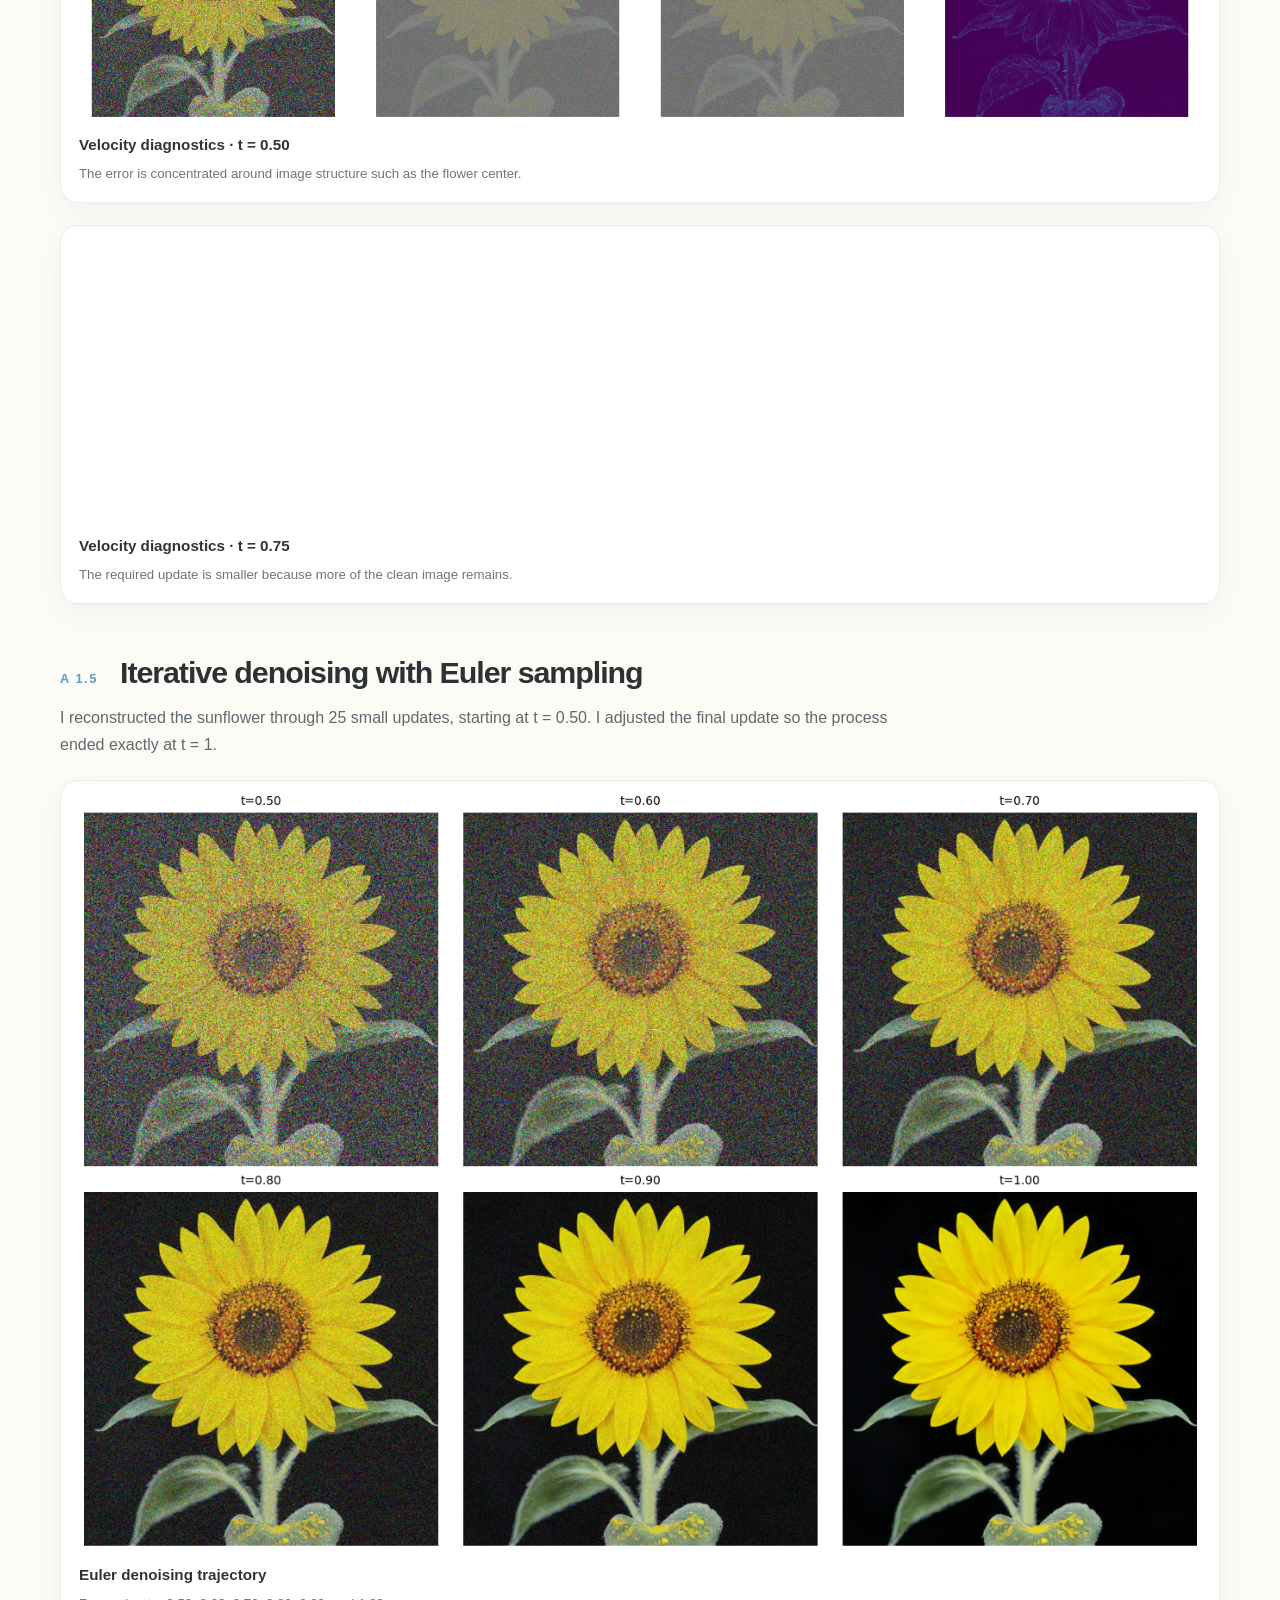
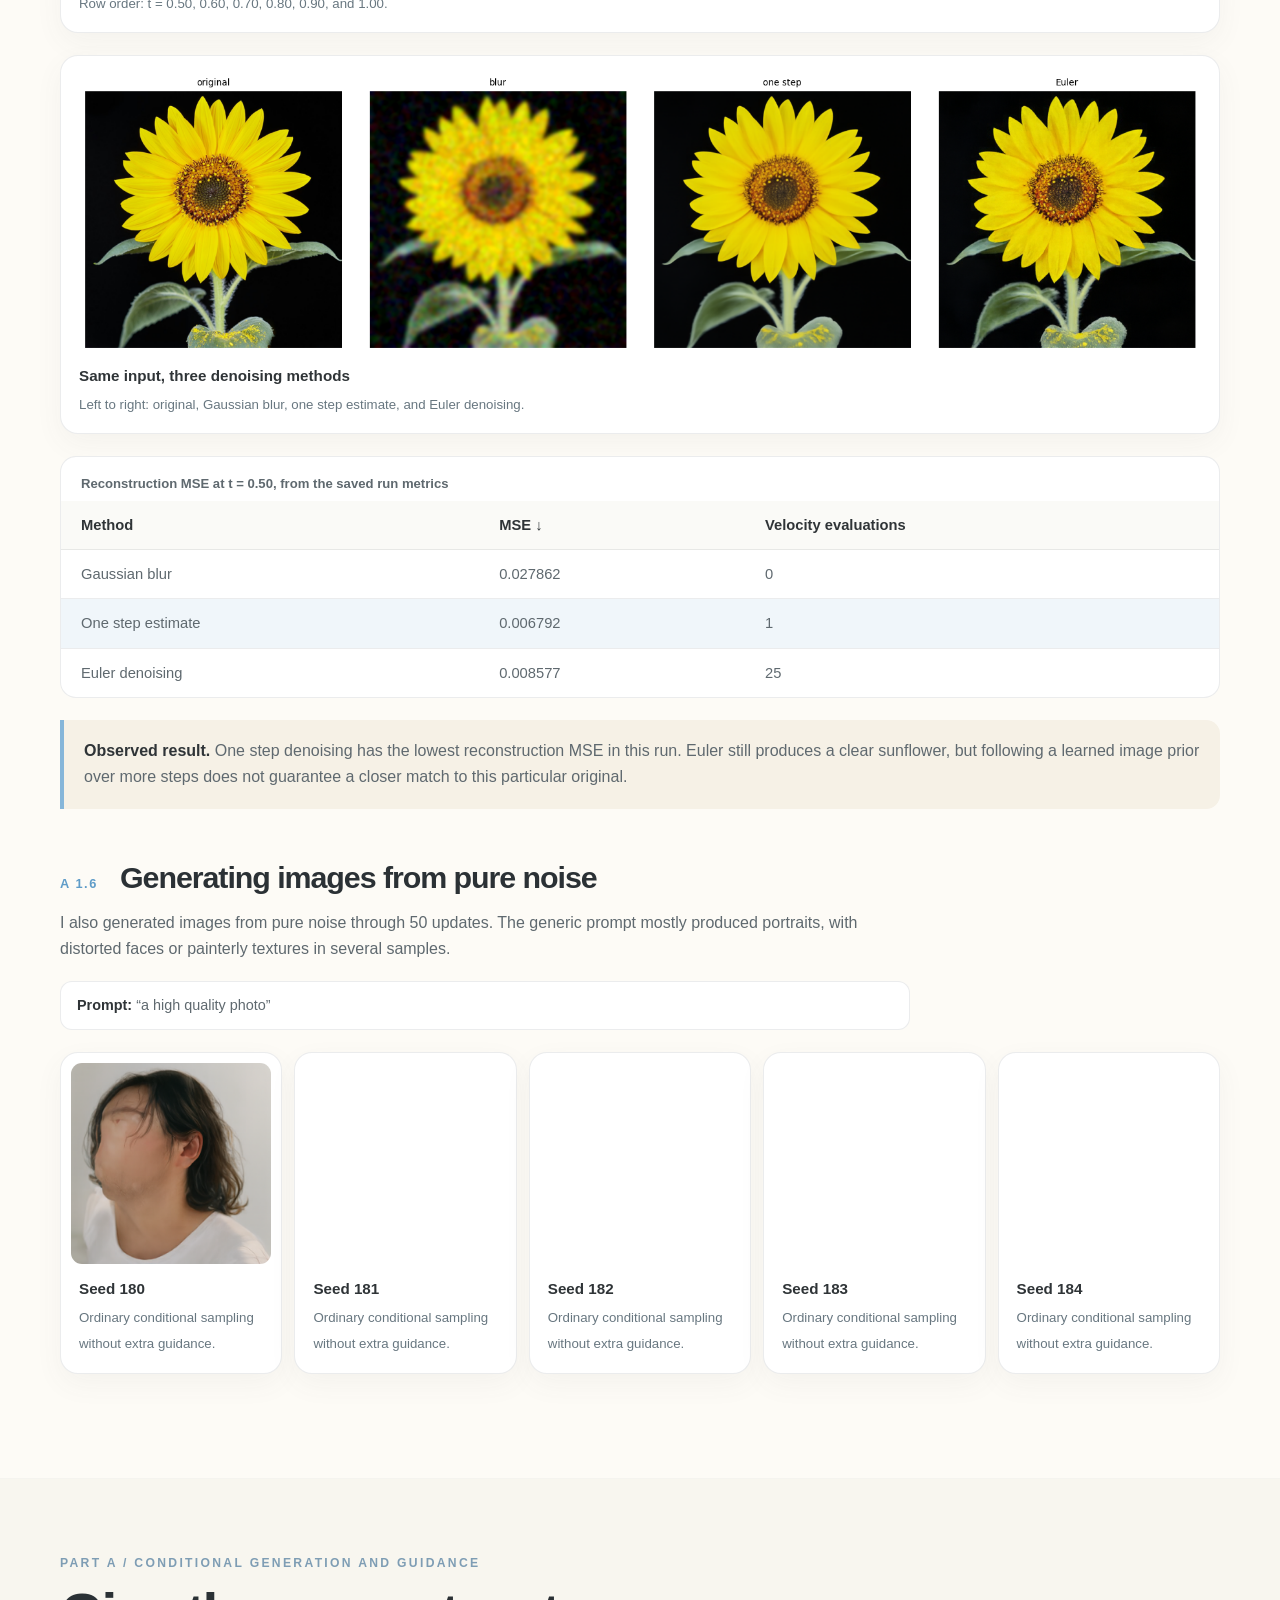
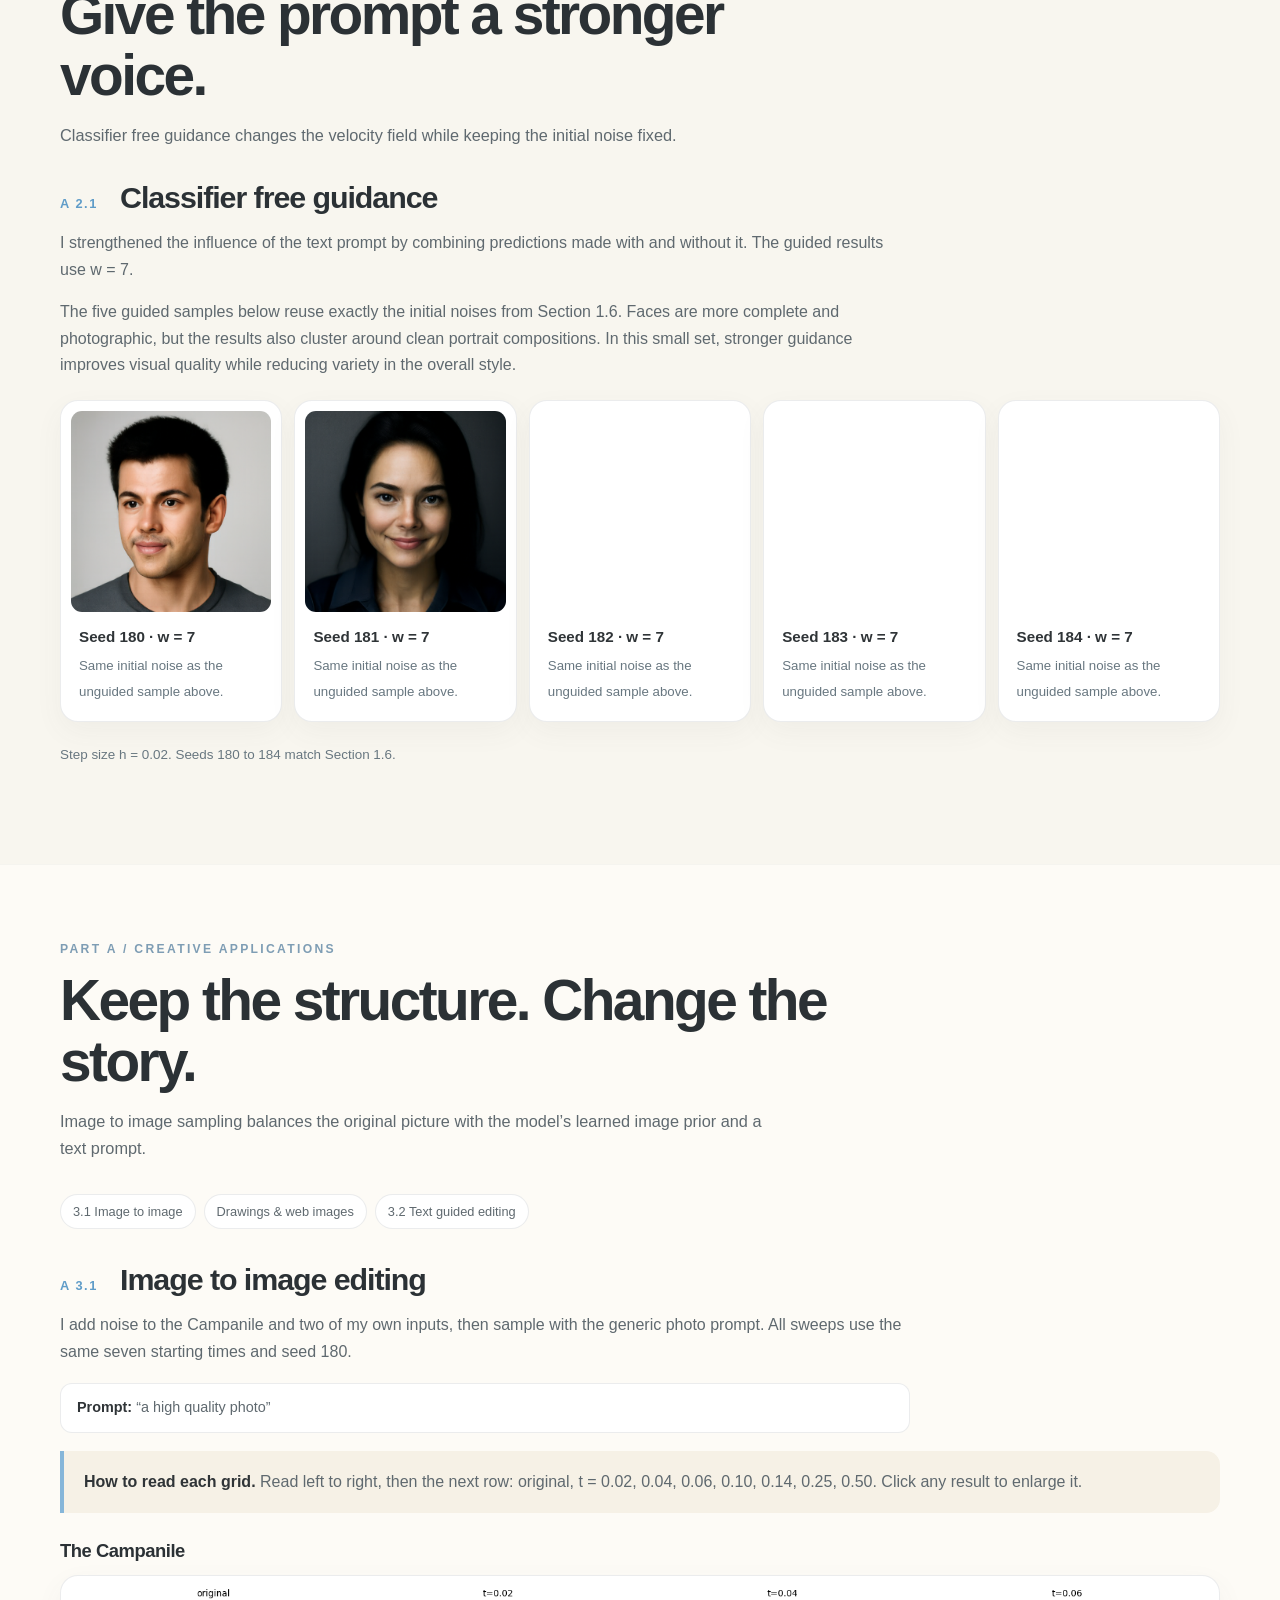
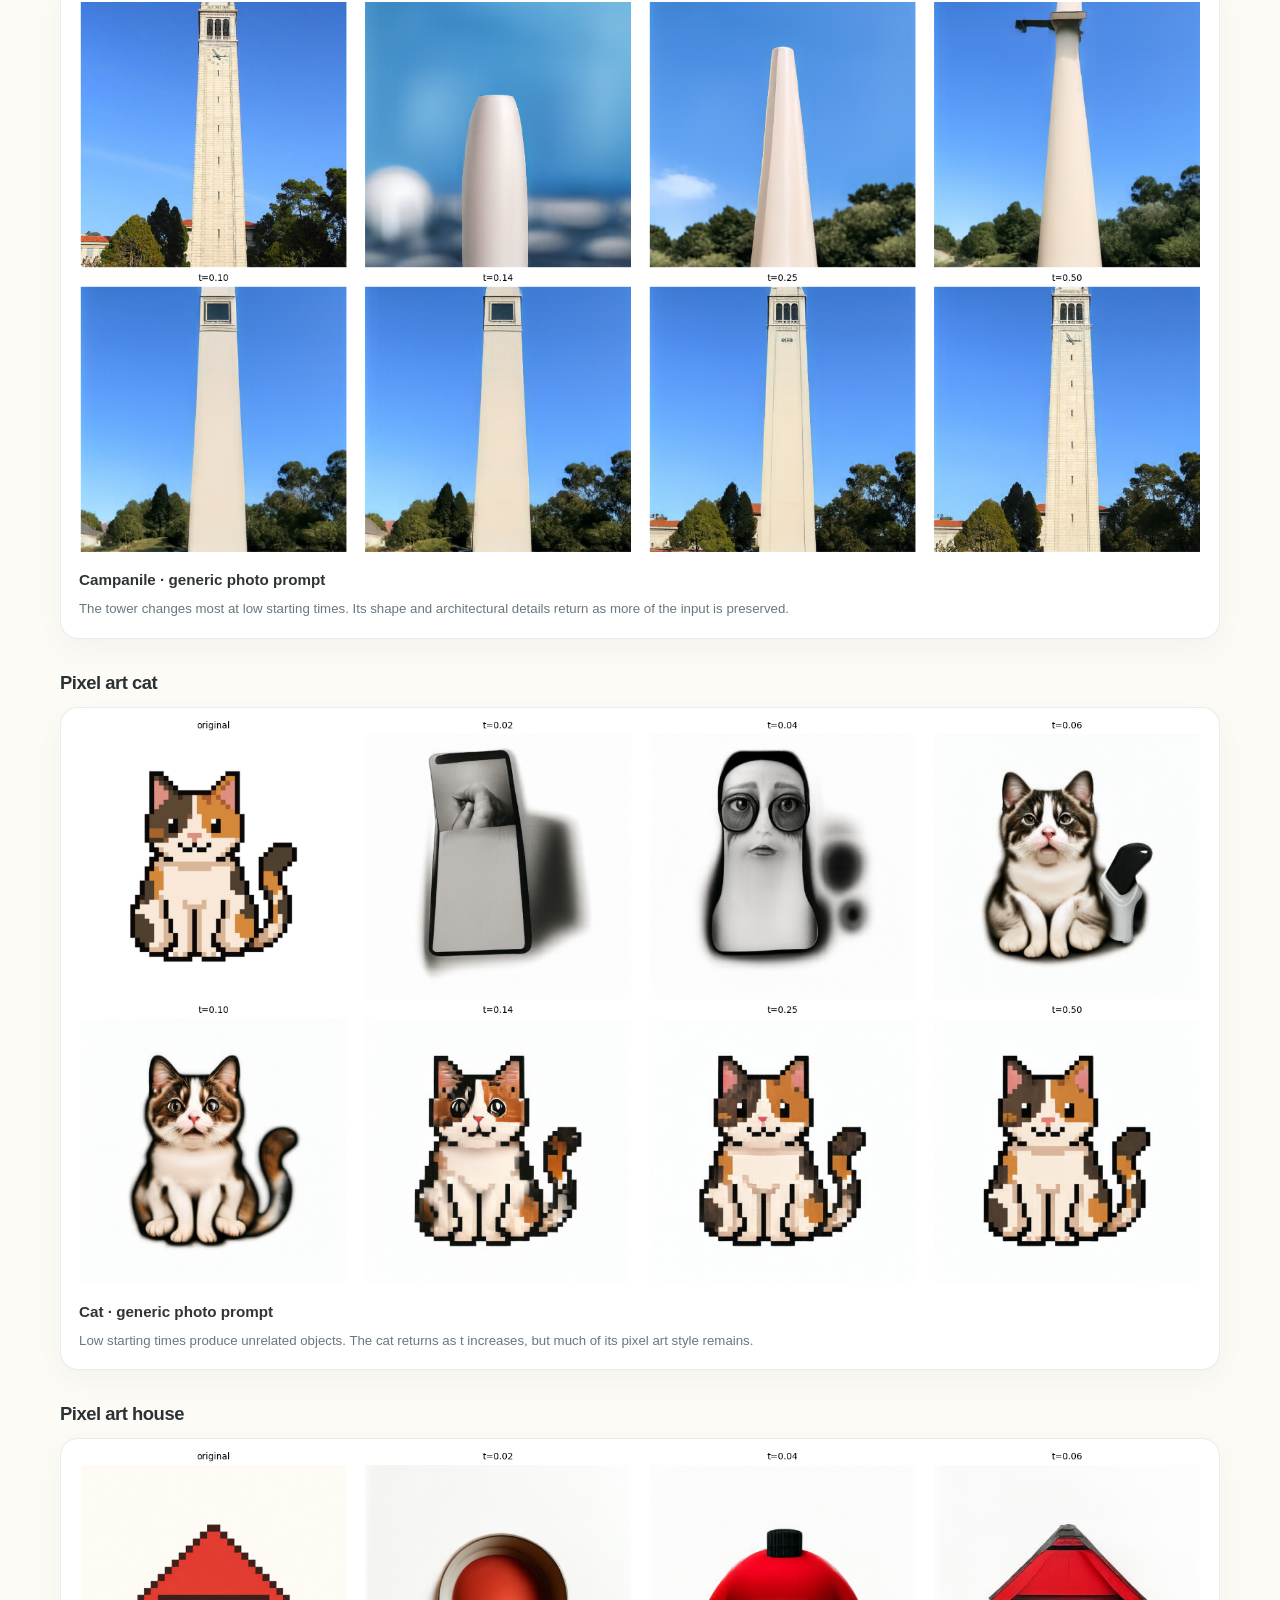
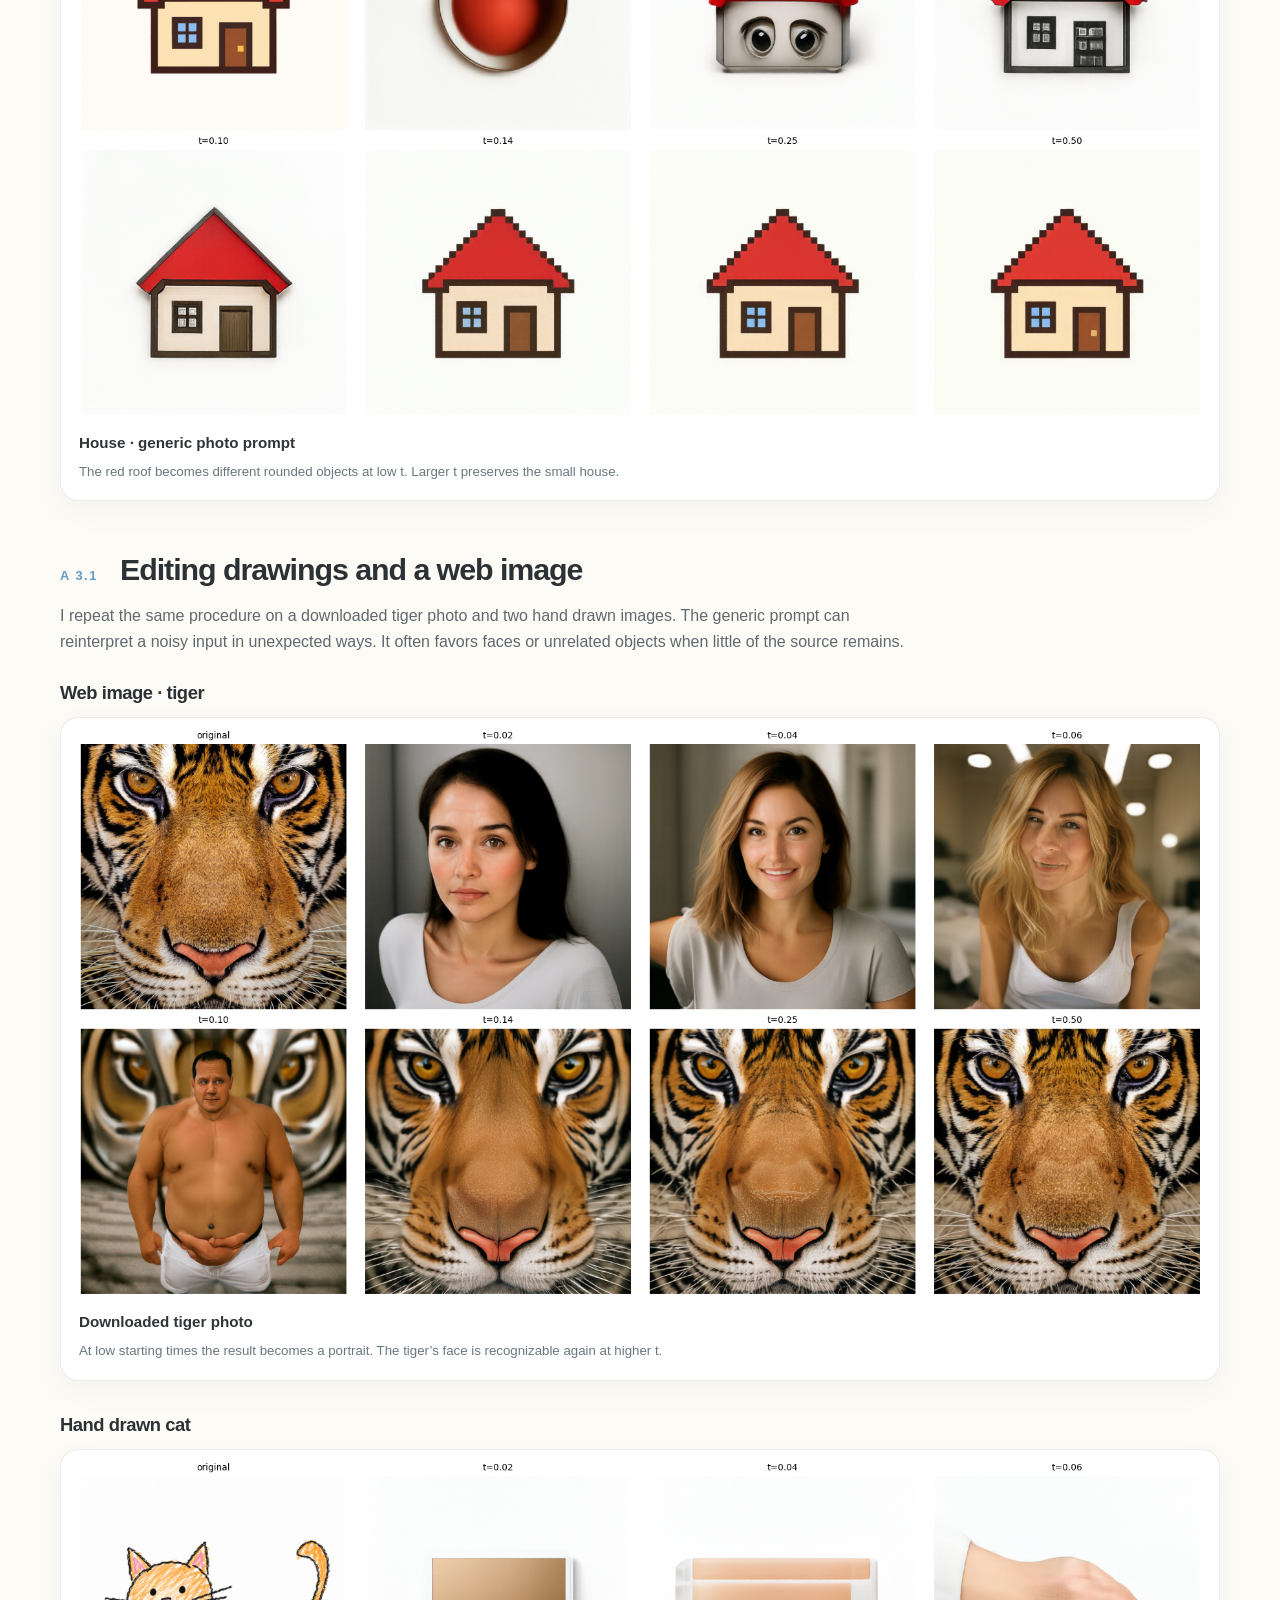
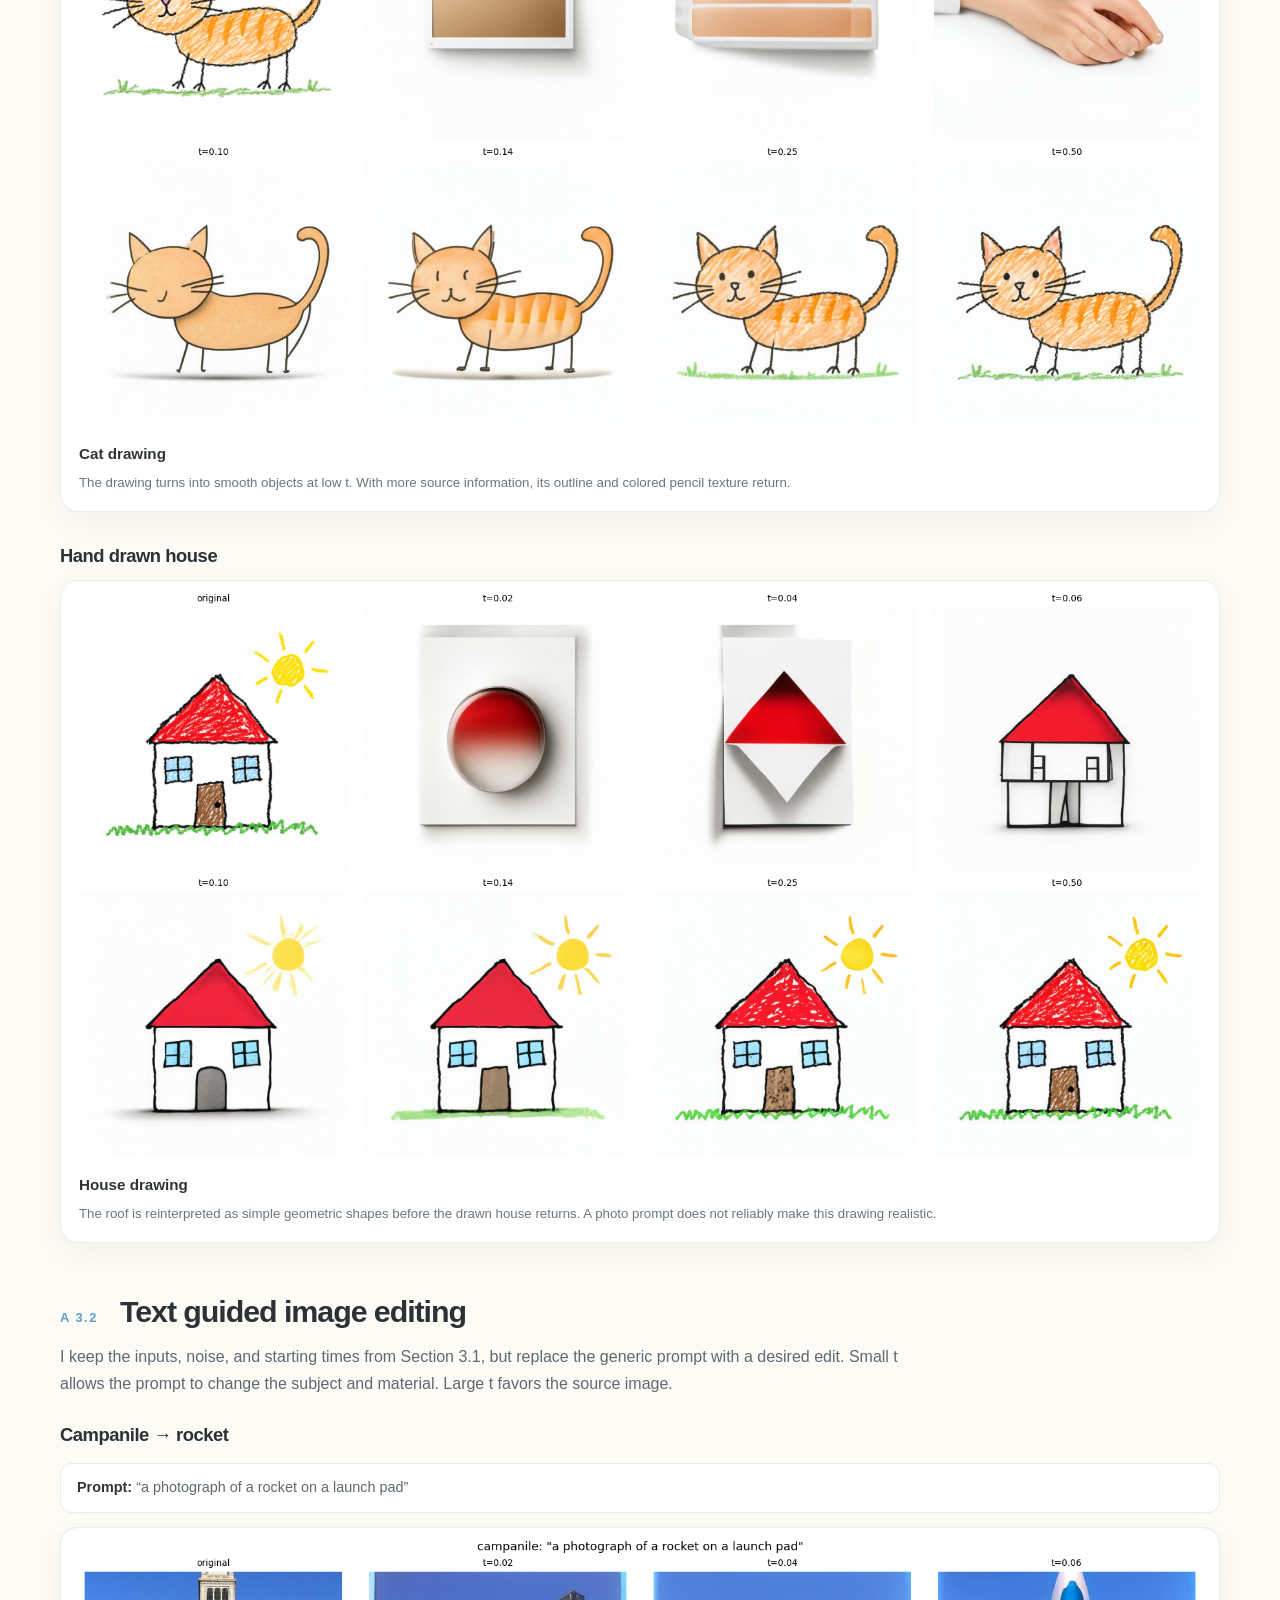
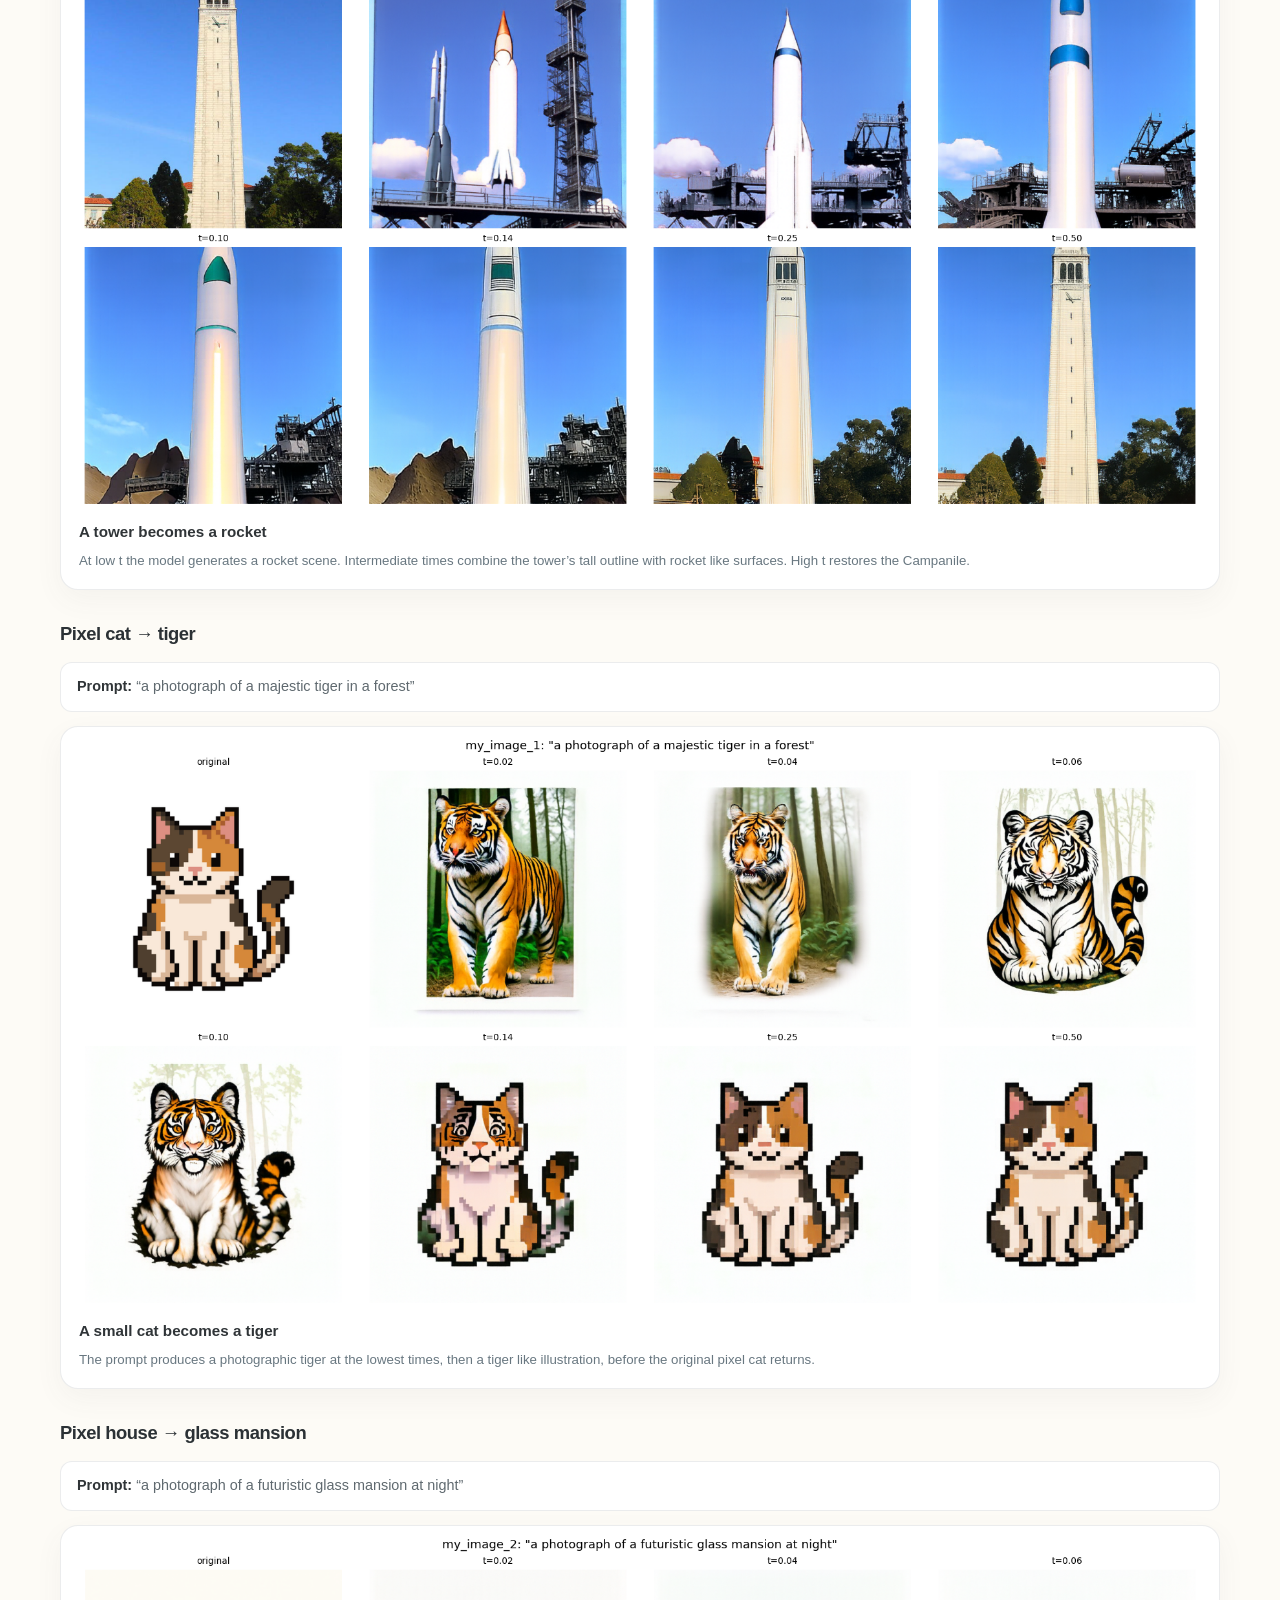
<file: project3/index.html>
<!doctype html>
<html lang="en">
<head>
  <meta charset="utf-8">
  <meta name="viewport" content="width=device-width, initial-scale=1">
  <meta name="description" content="CS 280A Project 3: image generation, editing, visual anagrams, hybrid images, and MNIST flow matching from scratch.">
  <meta name="theme-color" content="#f8f6ef">
  <title>CS 280A Project 3: Fun with Flow Models</title>
  <link rel="stylesheet" href="styles.css">
  <script src="script.js" defer></script>
</head>
<body>
  <a class="skip-link" href="#main">Skip to content</a>
  <nav class="site-nav" aria-label="Primary navigation"><div class="nav-inner">
    <a class="brand" href="https://zian-pan.github.io/" aria-label="Back to the CS 280A portfolio"><span class="brand-mark" aria-hidden="true"></span><span>CS 280A</span></a>
    <div class="nav-links"><a href="#start" aria-current="location">Start</a><a href="#part-a">Part A</a><a href="#editing">Editing</a><a href="#illusions">Illusions</a><a href="#part-b">Part B</a><a href="#extras">Extras</a></div>
  </div></nav>
  <main id="main">
    <header class="hero" id="start"><div class="hero-grid"><div class="hero-copy">
      <div class="eyebrow">CS 280A · PROJECT 3</div>
      <h1>Fun with<br>Flow Models</h1>
      <p>Exploring image generation, editing, visual illusions, and flow matching from scratch.</p>
      <div class="hero-meta"><span>Zian Pan</span><span>Part A + Part B</span><span>Fall 2026</span></div>
      <div class="part-links">
        <a class="part-link" href="#part-a"><span class="figure-label">Part A / Explore</span><strong>Use a pretrained flow model ↗</strong><p>Turn noise into images, edit pictures, and combine two ways of seeing.</p></a>
        <a class="part-link" href="#part-b"><span class="figure-label">Part B / Build</span><strong>Train flow matching from scratch ↗</strong><p>Start with a denoising UNet, then learn to generate handwritten digits.</p></a>
      </div>
    </div></div></header>

<section class="section soft" id="part-a"><div class="section-inner">
      <div class="section-head"><span class="section-label">PART A / VISUALIZING TRAINING AND SAMPLING</span><h2>From noise to a clear image.</h2><p>I explore how noise changes an image, compare denoising methods, and use text to guide image generation and editing.</p></div>
      <nav class="section-jumps" aria-label="Section contents"><a href="#a11">1.1 Noisy inputs</a><a href="#a12">1.2 Gaussian blur</a><a href="#a13">1.3 One step</a><a href="#a14">1.4 Velocity</a><a href="#a15">1.5 Euler</a><a href="#a16">1.6 Generation</a><a href="#guidance">2.1 Guidance</a></nav><article class="subsection" id="a11"><div class="subhead"><span class="number">A 1.1</span><h3>Constructing noisy training inputs</h3></div>
<p>I mixed my sunflower image with the same noise at three different times. A larger t keeps more of the original image.</p><figure class="image-card ">
      <a class="image-link" href="media/part-a/training_inputs.png" data-lightbox data-caption="Original and noisy inputs. Left to right: original, t = 0.25, t = 0.50, and t = 0.75." aria-label="Enlarge: Original and noisy inputs">
        <img src="media/part-a/training_inputs.png" alt="Original and noisy inputs. Left to right: original, t = 0.25, t = 0.50, and t = 0.75." width="1760" height="440" loading="eager" decoding="async">
      </a>
      <figcaption><strong>Original and noisy inputs</strong><span>Left to right: original, t = 0.25, t = 0.50, and t = 0.75.</span></figcaption>
    </figure>
</article><article class="subsection" id="a12"><div class="subhead"><span class="number">A 1.2</span><h3>Classical denoising with Gaussian blur</h3></div>
<p>The Gaussian baseline softens the sunflower while reducing noise. The saved results below use σ = 8, 4, and 1, respectively.</p><div class="image-grid three">
<figure class="image-card ">
      <a class="image-link" href="media/part-a/blur_0.25.png" data-lightbox data-caption="t = 0.25 · σ = 8. Heavy smoothing removes noise but softens the petals." aria-label="Enlarge: t = 0.25 · σ = 8">
        <img src="media/part-a/blur_0.25.png" alt="t = 0.25 · σ = 8. Heavy smoothing removes noise but softens the petals." width="880" height="440" loading="lazy" decoding="async">
      </a>
      <figcaption><strong>t = 0.25 · σ = 8</strong><span>Heavy smoothing removes noise but softens the petals.</span></figcaption>
    </figure>
<figure class="image-card ">
      <a class="image-link" href="media/part-a/blur_0.5.png" data-lightbox data-caption="t = 0.50 · σ = 4. The flower is clearer, but fine texture is still blurred." aria-label="Enlarge: t = 0.50 · σ = 4">
        <img src="media/part-a/blur_0.5.png" alt="t = 0.50 · σ = 4. The flower is clearer, but fine texture is still blurred." width="880" height="440" loading="lazy" decoding="async">
      </a>
      <figcaption><strong>t = 0.50 · σ = 4</strong><span>The flower is clearer, but fine texture is still blurred.</span></figcaption>
    </figure>
<figure class="image-card ">
      <a class="image-link" href="media/part-a/blur_0.75.png" data-lightbox data-caption="t = 0.75 · σ = 1. Less noise allows a smaller blur and sharper detail." aria-label="Enlarge: t = 0.75 · σ = 1">
        <img src="media/part-a/blur_0.75.png" alt="t = 0.75 · σ = 1. Less noise allows a smaller blur and sharper detail." width="880" height="440" loading="lazy" decoding="async">
      </a>
      <figcaption><strong>t = 0.75 · σ = 1</strong><span>Less noise allows a smaller blur and sharper detail.</span></figcaption>
    </figure>
</div>
</article><article class="subsection" id="a13"><div class="subhead"><span class="number">A 1.3</span><h3>One step denoising</h3></div>
<p>I reconstructed the sunflower with a single predicted update. With “a high quality photo”, this recovered more detail than Gaussian blur.</p><div class="image-grid fullrows">
<figure class="image-card ">
      <a class="image-link" href="media/part-a/one_step_0.25.png" data-lightbox data-caption="One step estimate at t = 0.25. Original, noisy input, and one step estimate." aria-label="Enlarge: One step estimate at t = 0.25">
        <img src="media/part-a/one_step_0.25.png" alt="One step estimate at t = 0.25. Original, noisy input, and one step estimate." width="1320" height="440" loading="lazy" decoding="async">
      </a>
      <figcaption><strong>One step estimate at t = 0.25</strong><span>Original, noisy input, and one step estimate.</span></figcaption>
    </figure>
<figure class="image-card ">
      <a class="image-link" href="media/part-a/one_step_0.5.png" data-lightbox data-caption="One step estimate at t = 0.50. The same sunflower and saved noise as the blur baseline." aria-label="Enlarge: One step estimate at t = 0.50">
        <img src="media/part-a/one_step_0.5.png" alt="One step estimate at t = 0.50. The same sunflower and saved noise as the blur baseline." width="1320" height="440" loading="lazy" decoding="async">
      </a>
      <figcaption><strong>One step estimate at t = 0.50</strong><span>The same sunflower and saved noise as the blur baseline.</span></figcaption>
    </figure>
<figure class="image-card ">
      <a class="image-link" href="media/part-a/one_step_0.75.png" data-lightbox data-caption="One step estimate at t = 0.75. The input already contains more of the clean image." aria-label="Enlarge: One step estimate at t = 0.75">
        <img src="media/part-a/one_step_0.75.png" alt="One step estimate at t = 0.75. The input already contains more of the clean image." width="1320" height="440" loading="lazy" decoding="async">
      </a>
      <figcaption><strong>One step estimate at t = 0.75</strong><span>The input already contains more of the clean image.</span></figcaption>
    </figure>
</div>
</article><article class="subsection" id="a14"><div class="subhead"><span class="number">A 1.4</span><h3>Visualizing the velocity update</h3></div>
<p>I compared the changes predicted by the model with the changes needed to recover the original image. I then visualized where they differed most.</p><figure class="image-card original-figure">
      <a class="image-link" href="media/part-a/velocity_original.png" data-lightbox data-caption="Clean reference. The original sunflower used to compute the ground truth update." aria-label="Enlarge: Clean reference">
        <img src="media/part-a/velocity_original.png" alt="Clean reference. The original sunflower used to compute the ground truth update." width="512" height="512" loading="lazy" decoding="async">
      </a>
      <figcaption><strong>Clean reference</strong><span>The original sunflower used to compute the ground truth update.</span></figcaption>
    </figure><div class="image-grid fullrows">
<figure class="image-card ">
      <a class="image-link" href="media/part-a/velocity_0.25.png" data-lightbox data-caption="Velocity diagnostics · t = 0.25. Noisy input, predicted update, ground truth update, and RGB RMS error." aria-label="Enlarge: Velocity diagnostics · t = 0.25">
        <img src="media/part-a/velocity_0.25.png" alt="Velocity diagnostics · t = 0.25. Noisy input, predicted update, ground truth update, and RGB RMS error." width="1760" height="440" loading="lazy" decoding="async">
      </a>
      <figcaption><strong>Velocity diagnostics · t = 0.25</strong><span>Noisy input, predicted update, ground truth update, and RGB RMS error.</span></figcaption>
    </figure>
<figure class="image-card ">
      <a class="image-link" href="media/part-a/velocity_0.50.png" data-lightbox data-caption="Velocity diagnostics · t = 0.50. The error is concentrated around image structure such as the flower center." aria-label="Enlarge: Velocity diagnostics · t = 0.50">
        <img src="media/part-a/velocity_0.50.png" alt="Velocity diagnostics · t = 0.50. The error is concentrated around image structure such as the flower center." width="1760" height="440" loading="lazy" decoding="async">
      </a>
      <figcaption><strong>Velocity diagnostics · t = 0.50</strong><span>The error is concentrated around image structure such as the flower center.</span></figcaption>
    </figure>
<figure class="image-card ">
      <a class="image-link" href="media/part-a/velocity_0.75.png" data-lightbox data-caption="Velocity diagnostics · t = 0.75. The required update is smaller because more of the clean image remains." aria-label="Enlarge: Velocity diagnostics · t = 0.75">
        <img src="media/part-a/velocity_0.75.png" alt="Velocity diagnostics · t = 0.75. The required update is smaller because more of the clean image remains." width="1760" height="440" loading="lazy" decoding="async">
      </a>
      <figcaption><strong>Velocity diagnostics · t = 0.75</strong><span>The required update is smaller because more of the clean image remains.</span></figcaption>
    </figure>
</div>
</article><article class="subsection" id="a15"><div class="subhead"><span class="number">A 1.5</span><h3>Iterative denoising with Euler sampling</h3></div>
<p>I reconstructed the sunflower through 25 small updates, starting at t = 0.50. I adjusted the final update so the process ended exactly at t = 1.</p><figure class="image-card ">
      <a class="image-link" href="media/part-a/trajectory.png" data-lightbox data-caption="Euler denoising trajectory. Row order: t = 0.50, 0.60, 0.70, 0.80, 0.90, and 1.00." aria-label="Enlarge: Euler denoising trajectory">
        <img src="media/part-a/trajectory.png" alt="Euler denoising trajectory. Row order: t = 0.50, 0.60, 0.70, 0.80, 0.90, and 1.00." width="1320" height="880" loading="lazy" decoding="async">
      </a>
      <figcaption><strong>Euler denoising trajectory</strong><span>Row order: t = 0.50, 0.60, 0.70, 0.80, 0.90, and 1.00.</span></figcaption>
    </figure><figure class="image-card ">
      <a class="image-link" href="media/part-a/comparison.png" data-lightbox data-caption="Same input, three denoising methods. Left to right: original, Gaussian blur, one step estimate, and Euler denoising." aria-label="Enlarge: Same input, three denoising methods">
        <img src="media/part-a/comparison.png" alt="Same input, three denoising methods. Left to right: original, Gaussian blur, one step estimate, and Euler denoising." width="1760" height="440" loading="lazy" decoding="async">
      </a>
      <figcaption><strong>Same input, three denoising methods</strong><span>Left to right: original, Gaussian blur, one step estimate, and Euler denoising.</span></figcaption>
    </figure><div class="table-wrap"><table><caption>Reconstruction MSE at t = 0.50, from the saved run metrics</caption><thead><tr><th scope="col">Method</th><th scope="col">MSE ↓</th><th scope="col">Velocity evaluations</th></tr></thead><tbody>
<tr><td>Gaussian blur</td><td class="numeric">0.027862</td><td>0</td></tr><tr class="best"><td>One step estimate</td><td class="numeric">0.006792</td><td>1</td></tr><tr><td>Euler denoising</td><td class="numeric">0.008577</td><td>25</td></tr></tbody></table></div><div class="callout"><strong>Observed result.</strong> One step denoising has the lowest reconstruction MSE in this run. Euler still produces a clear sunflower, but following a learned image prior over more steps does not guarantee a closer match to this particular original.</div>
</article><article class="subsection" id="a16"><div class="subhead"><span class="number">A 1.6</span><h3>Generating images from pure noise</h3></div>
<p>I also generated images from pure noise through 50 updates. The generic prompt mostly produced portraits, with distorted faces or painterly textures in several samples.</p><p class="prompt"><strong>Prompt:</strong> “a high quality photo”</p><div class="image-grid five">
<figure class="image-card ">
      <a class="image-link" href="media/part-a/conditional_0.png" data-lightbox data-caption="Seed 180. Ordinary conditional sampling without extra guidance." aria-label="Enlarge: Seed 180">
        <img src="media/part-a/conditional_0.png" alt="Seed 180. Ordinary conditional sampling without extra guidance." width="512" height="512" loading="lazy" decoding="async">
      </a>
      <figcaption><strong>Seed 180</strong><span>Ordinary conditional sampling without extra guidance.</span></figcaption>
    </figure>
<figure class="image-card ">
      <a class="image-link" href="media/part-a/conditional_1.png" data-lightbox data-caption="Seed 181. Ordinary conditional sampling without extra guidance." aria-label="Enlarge: Seed 181">
        <img src="media/part-a/conditional_1.png" alt="Seed 181. Ordinary conditional sampling without extra guidance." width="512" height="512" loading="lazy" decoding="async">
      </a>
      <figcaption><strong>Seed 181</strong><span>Ordinary conditional sampling without extra guidance.</span></figcaption>
    </figure>
<figure class="image-card ">
      <a class="image-link" href="media/part-a/conditional_2.png" data-lightbox data-caption="Seed 182. Ordinary conditional sampling without extra guidance." aria-label="Enlarge: Seed 182">
        <img src="media/part-a/conditional_2.png" alt="Seed 182. Ordinary conditional sampling without extra guidance." width="512" height="512" loading="lazy" decoding="async">
      </a>
      <figcaption><strong>Seed 182</strong><span>Ordinary conditional sampling without extra guidance.</span></figcaption>
    </figure>
<figure class="image-card ">
      <a class="image-link" href="media/part-a/conditional_3.png" data-lightbox data-caption="Seed 183. Ordinary conditional sampling without extra guidance." aria-label="Enlarge: Seed 183">
        <img src="media/part-a/conditional_3.png" alt="Seed 183. Ordinary conditional sampling without extra guidance." width="512" height="512" loading="lazy" decoding="async">
      </a>
      <figcaption><strong>Seed 183</strong><span>Ordinary conditional sampling without extra guidance.</span></figcaption>
    </figure>
<figure class="image-card ">
      <a class="image-link" href="media/part-a/conditional_4.png" data-lightbox data-caption="Seed 184. Ordinary conditional sampling without extra guidance." aria-label="Enlarge: Seed 184">
        <img src="media/part-a/conditional_4.png" alt="Seed 184. Ordinary conditional sampling without extra guidance." width="512" height="512" loading="lazy" decoding="async">
      </a>
      <figcaption><strong>Seed 184</strong><span>Ordinary conditional sampling without extra guidance.</span></figcaption>
    </figure>
</div>
</article>
    </div></section>

<section class="section" id="guidance"><div class="section-inner">
      <div class="section-head"><span class="section-label">PART A / CONDITIONAL GENERATION AND GUIDANCE</span><h2>Give the prompt a stronger voice.</h2><p>Classifier free guidance changes the velocity field while keeping the initial noise fixed.</p></div>
      <article class="subsection" id="a21"><div class="subhead"><span class="number">A 2.1</span><h3>Classifier free guidance</h3></div>
<p>I strengthened the influence of the text prompt by combining predictions made with and without it. The guided results use w = 7.</p><p>The five guided samples below reuse exactly the initial noises from Section 1.6. Faces are more complete and photographic, but the results also cluster around clean portrait compositions. In this small set, stronger guidance improves visual quality while reducing variety in the overall style.</p><div class="image-grid five">
<figure class="image-card ">
      <a class="image-link" href="media/part-a/cfg_0.png" data-lightbox data-caption="Seed 180 · w = 7. Same initial noise as the unguided sample above." aria-label="Enlarge: Seed 180 · w = 7">
        <img src="media/part-a/cfg_0.png" alt="Seed 180 · w = 7. Same initial noise as the unguided sample above." width="512" height="512" loading="lazy" decoding="async">
      </a>
      <figcaption><strong>Seed 180 · w = 7</strong><span>Same initial noise as the unguided sample above.</span></figcaption>
    </figure>
<figure class="image-card ">
      <a class="image-link" href="media/part-a/cfg_1.png" data-lightbox data-caption="Seed 181 · w = 7. Same initial noise as the unguided sample above." aria-label="Enlarge: Seed 181 · w = 7">
        <img src="media/part-a/cfg_1.png" alt="Seed 181 · w = 7. Same initial noise as the unguided sample above." width="512" height="512" loading="lazy" decoding="async">
      </a>
      <figcaption><strong>Seed 181 · w = 7</strong><span>Same initial noise as the unguided sample above.</span></figcaption>
    </figure>
<figure class="image-card ">
      <a class="image-link" href="media/part-a/cfg_2.png" data-lightbox data-caption="Seed 182 · w = 7. Same initial noise as the unguided sample above." aria-label="Enlarge: Seed 182 · w = 7">
        <img src="media/part-a/cfg_2.png" alt="Seed 182 · w = 7. Same initial noise as the unguided sample above." width="512" height="512" loading="lazy" decoding="async">
      </a>
      <figcaption><strong>Seed 182 · w = 7</strong><span>Same initial noise as the unguided sample above.</span></figcaption>
    </figure>
<figure class="image-card ">
      <a class="image-link" href="media/part-a/cfg_3.png" data-lightbox data-caption="Seed 183 · w = 7. Same initial noise as the unguided sample above." aria-label="Enlarge: Seed 183 · w = 7">
        <img src="media/part-a/cfg_3.png" alt="Seed 183 · w = 7. Same initial noise as the unguided sample above." width="512" height="512" loading="lazy" decoding="async">
      </a>
      <figcaption><strong>Seed 183 · w = 7</strong><span>Same initial noise as the unguided sample above.</span></figcaption>
    </figure>
<figure class="image-card ">
      <a class="image-link" href="media/part-a/cfg_4.png" data-lightbox data-caption="Seed 184 · w = 7. Same initial noise as the unguided sample above." aria-label="Enlarge: Seed 184 · w = 7">
        <img src="media/part-a/cfg_4.png" alt="Seed 184 · w = 7. Same initial noise as the unguided sample above." width="512" height="512" loading="lazy" decoding="async">
      </a>
      <figcaption><strong>Seed 184 · w = 7</strong><span>Same initial noise as the unguided sample above.</span></figcaption>
    </figure>
</div><p class="small-note">Step size h = 0.02. Seeds 180 to 184 match Section 1.6.</p>
</article>
    </div></section>

<section class="section soft" id="editing"><div class="section-inner">
      <div class="section-head"><span class="section-label">PART A / CREATIVE APPLICATIONS</span><h2>Keep the structure. Change the story.</h2><p>Image to image sampling balances the original picture with the model’s learned image prior and a text prompt.</p></div>
      <nav class="section-jumps" aria-label="Section contents"><a href="#a31">3.1 Image to image</a><a href="#a31creative">Drawings &amp; web images</a><a href="#a32">3.2 Text guided editing</a></nav><article class="subsection" id="a31"><div class="subhead"><span class="number">A 3.1</span><h3>Image to image editing</h3></div>
<p>I add noise to the Campanile and two of my own inputs, then sample with the generic photo prompt. All sweeps use the same seven starting times and seed 180.</p><p class="prompt"><strong>Prompt:</strong> “a high quality photo”</p><div class="callout"><strong>How to read each grid.</strong> Read left to right, then the next row: original, t = 0.02, 0.04, 0.06, 0.10, 0.14, 0.25, 0.50. Click any result to enlarge it.</div><div class="sweep"><h4>The Campanile</h4><figure class="image-card ">
      <a class="image-link" href="media/part-a/edit_campanile.png" data-lightbox data-caption="Campanile · generic photo prompt. The tower changes most at low starting times. Its shape and architectural details return as more of the input is preserved." aria-label="Enlarge: Campanile · generic photo prompt">
        <img src="media/part-a/edit_campanile.png" alt="Campanile · generic photo prompt. The tower changes most at low starting times. Its shape and architectural details return as more of the input is preserved." width="1760" height="880" loading="lazy" decoding="async">
      </a>
      <figcaption><strong>Campanile · generic photo prompt</strong><span>The tower changes most at low starting times. Its shape and architectural details return as more of the input is preserved.</span></figcaption>
    </figure></div><div class="sweep"><h4>Pixel art cat</h4><figure class="image-card ">
      <a class="image-link" href="media/part-a/edit_my_image_1.png" data-lightbox data-caption="Cat · generic photo prompt. Low starting times produce unrelated objects. The cat returns as t increases, but much of its pixel art style remains." aria-label="Enlarge: Cat · generic photo prompt">
        <img src="media/part-a/edit_my_image_1.png" alt="Cat · generic photo prompt. Low starting times produce unrelated objects. The cat returns as t increases, but much of its pixel art style remains." width="1760" height="880" loading="lazy" decoding="async">
      </a>
      <figcaption><strong>Cat · generic photo prompt</strong><span>Low starting times produce unrelated objects. The cat returns as t increases, but much of its pixel art style remains.</span></figcaption>
    </figure></div><div class="sweep"><h4>Pixel art house</h4><figure class="image-card ">
      <a class="image-link" href="media/part-a/edit_my_image_2.png" data-lightbox data-caption="House · generic photo prompt. The red roof becomes different rounded objects at low t. Larger t preserves the small house." aria-label="Enlarge: House · generic photo prompt">
        <img src="media/part-a/edit_my_image_2.png" alt="House · generic photo prompt. The red roof becomes different rounded objects at low t. Larger t preserves the small house." width="1760" height="880" loading="lazy" decoding="async">
      </a>
      <figcaption><strong>House · generic photo prompt</strong><span>The red roof becomes different rounded objects at low t. Larger t preserves the small house.</span></figcaption>
    </figure></div>
</article><article class="subsection" id="a31creative"><div class="subhead"><span class="number">A 3.1</span><h3>Editing drawings and a web image</h3></div>
<p>I repeat the same procedure on a downloaded tiger photo and two hand drawn images. The generic prompt can reinterpret a noisy input in unexpected ways. It often favors faces or unrelated objects when little of the source remains.</p><div class="sweep"><h4>Web image · tiger</h4><figure class="image-card ">
      <a class="image-link" href="media/part-a/edit_web_image.png" data-lightbox data-caption="Downloaded tiger photo. At low starting times the result becomes a portrait. The tiger’s face is recognizable again at higher t." aria-label="Enlarge: Downloaded tiger photo">
        <img src="media/part-a/edit_web_image.png" alt="Downloaded tiger photo. At low starting times the result becomes a portrait. The tiger’s face is recognizable again at higher t." width="1760" height="880" loading="lazy" decoding="async">
      </a>
      <figcaption><strong>Downloaded tiger photo</strong><span>At low starting times the result becomes a portrait. The tiger’s face is recognizable again at higher t.</span></figcaption>
    </figure></div><div class="sweep"><h4>Hand drawn cat</h4><figure class="image-card ">
      <a class="image-link" href="media/part-a/edit_drawing_1.png" data-lightbox data-caption="Cat drawing. The drawing turns into smooth objects at low t. With more source information, its outline and colored pencil texture return." aria-label="Enlarge: Cat drawing">
        <img src="media/part-a/edit_drawing_1.png" alt="Cat drawing. The drawing turns into smooth objects at low t. With more source information, its outline and colored pencil texture return." width="1760" height="880" loading="lazy" decoding="async">
      </a>
      <figcaption><strong>Cat drawing</strong><span>The drawing turns into smooth objects at low t. With more source information, its outline and colored pencil texture return.</span></figcaption>
    </figure></div><div class="sweep"><h4>Hand drawn house</h4><figure class="image-card ">
      <a class="image-link" href="media/part-a/edit_drawing_2.png" data-lightbox data-caption="House drawing. The roof is reinterpreted as simple geometric shapes before the drawn house returns. A photo prompt does not reliably make this drawing realistic." aria-label="Enlarge: House drawing">
        <img src="media/part-a/edit_drawing_2.png" alt="House drawing. The roof is reinterpreted as simple geometric shapes before the drawn house returns. A photo prompt does not reliably make this drawing realistic." width="1760" height="880" loading="lazy" decoding="async">
      </a>
      <figcaption><strong>House drawing</strong><span>The roof is reinterpreted as simple geometric shapes before the drawn house returns. A photo prompt does not reliably make this drawing realistic.</span></figcaption>
    </figure></div>
</article><article class="subsection" id="a32"><div class="subhead"><span class="number">A 3.2</span><h3>Text guided image editing</h3></div>
<p>I keep the inputs, noise, and starting times from Section 3.1, but replace the generic prompt with a desired edit. Small t allows the prompt to change the subject and material. Large t favors the source image.</p><div class="sweep"><h4>Campanile → rocket</h4><p class="prompt"><strong>Prompt:</strong> “a photograph of a rocket on a launch pad”</p><figure class="image-card ">
      <a class="image-link" href="media/part-a/text_edit_campanile.png" data-lightbox data-caption="A tower becomes a rocket. At low t the model generates a rocket scene. Intermediate times combine the tower’s tall outline with rocket like surfaces. High t restores the Campanile." aria-label="Enlarge: A tower becomes a rocket">
        <img src="media/part-a/text_edit_campanile.png" alt="A tower becomes a rocket. At low t the model generates a rocket scene. Intermediate times combine the tower’s tall outline with rocket like surfaces. High t restores the Campanile." width="1760" height="880" loading="lazy" decoding="async">
      </a>
      <figcaption><strong>A tower becomes a rocket</strong><span>At low t the model generates a rocket scene. Intermediate times combine the tower’s tall outline with rocket like surfaces. High t restores the Campanile.</span></figcaption>
    </figure></div><div class="sweep"><h4>Pixel cat → tiger</h4><p class="prompt"><strong>Prompt:</strong> “a photograph of a majestic tiger in a forest”</p><figure class="image-card ">
      <a class="image-link" href="media/part-a/text_edit_my_image_1.png" data-lightbox data-caption="A small cat becomes a tiger. The prompt produces a photographic tiger at the lowest times, then a tiger like illustration, before the original pixel cat returns." aria-label="Enlarge: A small cat becomes a tiger">
        <img src="media/part-a/text_edit_my_image_1.png" alt="A small cat becomes a tiger. The prompt produces a photographic tiger at the lowest times, then a tiger like illustration, before the original pixel cat returns." width="1760" height="880" loading="lazy" decoding="async">
      </a>
      <figcaption><strong>A small cat becomes a tiger</strong><span>The prompt produces a photographic tiger at the lowest times, then a tiger like illustration, before the original pixel cat returns.</span></figcaption>
    </figure></div><div class="sweep"><h4>Pixel house → glass mansion</h4><p class="prompt"><strong>Prompt:</strong> “a photograph of a futuristic glass mansion at night”</p><figure class="image-card ">
      <a class="image-link" href="media/part-a/text_edit_my_image_2.png" data-lightbox data-caption="A house becomes a glass building. Low starting times favor a modern glass building. The roof and cartoon house increasingly dominate as t grows." aria-label="Enlarge: A house becomes a glass building">
        <img src="media/part-a/text_edit_my_image_2.png" alt="A house becomes a glass building. Low starting times favor a modern glass building. The roof and cartoon house increasingly dominate as t grows." width="1760" height="880" loading="lazy" decoding="async">
      </a>
      <figcaption><strong>A house becomes a glass building</strong><span>Low starting times favor a modern glass building. The roof and cartoon house increasingly dominate as t grows.</span></figcaption>
    </figure></div>
</article>
    </div></section>

<section class="section" id="illusions"><div class="section-inner">
      <div class="section-head"><span class="section-label">PART A / ILLUSIONS AND BELLS &amp; WHISTLES</span><h2>One image. Two readings.</h2><p>I combine velocity predictions across orientations or frequency bands to create images with more than one interpretation.</p></div>
      <nav class="section-jumps" aria-label="Section contents"><a href="#a33">3.3 Visual anagrams</a><a href="#a34">3.4 Hybrid images</a><a href="#a-bw">Extra transformations</a><a href="#a-logo">Course logo</a></nav><article class="subsection" id="a33"><div class="subhead"><span class="number">A 3.3</span><h3>Visual anagrams · rotate 180°</h3></div>
<p>I ask one image to satisfy two prompts in two orientations. At every Euler step, I predict a guided velocity for the upright image and another for the 180° rotated image. I rotate the second prediction back before averaging them.</p><figure class="image-card anagram-card">
      <a class="image-link" href="media/part-a/anagram_views_0.png" data-lightbox data-caption="Old man ↔ people around a campfire. Seed 180. Left prompt: “an oil painting of an old man”. Right prompt: “an oil painting of people around a campfire”. The right view is the same image rotated 180°." aria-label="Enlarge: Old man ↔ people around a campfire">
        <img src="media/part-a/anagram_views_0.png" alt="Old man ↔ people around a campfire. Seed 180. Left prompt: “an oil painting of an old man”. Right prompt: “an oil painting of people around a campfire”. The right view is the same image rotated 180°." width="793" height="411" loading="lazy" decoding="async">
      </a>
      <figcaption><strong>Old man ↔ people around a campfire</strong><span>Seed 180. Left prompt: “an oil painting of an old man”. Right prompt: “an oil painting of people around a campfire”. The right view is the same image rotated 180°.</span></figcaption>
    </figure><figure class="image-card anagram-card">
      <a class="image-link" href="media/part-a/anagram_views_1.png" data-lightbox data-caption="Snowy mountain village ↔ horse. Seed 181. Left prompt: “a lithograph of a snowy mountain village”. Right prompt: “a lithograph of a horse”. The two readings share the same marks and shading." aria-label="Enlarge: Snowy mountain village ↔ horse">
        <img src="media/part-a/anagram_views_1.png" alt="Snowy mountain village ↔ horse. Seed 181. Left prompt: “a lithograph of a snowy mountain village”. Right prompt: “a lithograph of a horse”. The two readings share the same marks and shading." width="793" height="411" loading="lazy" decoding="async">
      </a>
      <figcaption><strong>Snowy mountain village ↔ horse</strong><span>Seed 181. Left prompt: “a lithograph of a snowy mountain village”. Right prompt: “a lithograph of a horse”. The two readings share the same marks and shading.</span></figcaption>
    </figure><p class="figure-note">The old man face is clear. The campfire interpretation is less distinct. The village/horse pair also shows a tradeoff between the two subjects.</p>
</article><article class="subsection" id="a34"><div class="subhead"><span class="number">A 3.4</span><h3>Hybrid images · look from a distance</h3></div><p>I combined the overall shape from one prompt with fine details from another. I used a large centered face for the distant view and detailed scenery for the near view.</p><div class="image-grid"><figure class="image-card hybrid-card"><div class="hybrid-views"><div><a class="image-link" href="media/part-a/hybrid_0.png" data-lightbox data-caption="Waterfall / skull. Near / high frequency prompt: “a detailed black and white lithograph of a waterfall”. Far / low frequency prompt: “a black and white lithograph of a large human skull face, centered”. Seed 180." aria-label="Enlarge: Waterfall / skull"><img src="media/part-a/hybrid_0.png" alt="Waterfall / skull: revised full size hybrid" width="512" height="512" loading="lazy" decoding="async"></a><span class="view-label">Near · full image</span></div><div class="distant-view"><a class="image-link" href="media/part-a/hybrid_distant_0.png" data-lightbox data-caption="Waterfall / skull. Near / high frequency prompt: “a detailed black and white lithograph of a waterfall”. Far / low frequency prompt: “a black and white lithograph of a large human skull face, centered”. Seed 180." aria-label="Enlarge distant view: Waterfall / skull"><img class="small-preview" src="media/part-a/hybrid_distant_0.png" alt="Waterfall / skull: revised 64 by 64 distant view" width="64" height="64" loading="lazy" decoding="async"></a><span class="view-label">Far · 64 × 64</span></div></div><figcaption><strong>Waterfall / skull</strong><span>Near / high frequency prompt: “a detailed black and white lithograph of a waterfall”. Far / low frequency prompt: “a black and white lithograph of a large human skull face, centered”. Seed 180.</span></figcaption></figure><figure class="image-card hybrid-card"><div class="hybrid-views"><div><a class="image-link" href="media/part-a/hybrid_1.png" data-lightbox data-caption="Forest / cat. Near / high frequency prompt: “a detailed black and white lithograph of dense forest trees”. Far / low frequency prompt: “a black and white lithograph of a large cat face, centered”. Seed 181." aria-label="Enlarge: Forest / cat"><img src="media/part-a/hybrid_1.png" alt="Forest / cat: revised full size hybrid" width="512" height="512" loading="lazy" decoding="async"></a><span class="view-label">Near · full image</span></div><div class="distant-view"><a class="image-link" href="media/part-a/hybrid_distant_1.png" data-lightbox data-caption="Forest / cat. Near / high frequency prompt: “a detailed black and white lithograph of dense forest trees”. Far / low frequency prompt: “a black and white lithograph of a large cat face, centered”. Seed 181." aria-label="Enlarge distant view: Forest / cat"><img class="small-preview" src="media/part-a/hybrid_distant_1.png" alt="Forest / cat: revised 64 by 64 distant view" width="64" height="64" loading="lazy" decoding="async"></a><span class="view-label">Far · 64 × 64</span></div></div><figcaption><strong>Forest / cat</strong><span>Near / high frequency prompt: “a detailed black and white lithograph of dense forest trees”. Far / low frequency prompt: “a black and white lithograph of a large cat face, centered”. Seed 181.</span></figcaption></figure></div><p>The waterfall is clear, but the intended centered skull remains weak: the dark right edge reads more like a face profile. The forest outline resembles a cat more clearly in the small view, with two ears formed by the trees.</p></article><article class="subsection" id="a-bw"><div class="subhead"><span class="number">A B&amp;W</span><h3>Two more transformations</h3></div>
<p>I made images for horizontal reflection and a 90° turn. I combined the predictions from both views so the same image could suggest two different subjects.</p><figure class="image-card ">
      <a class="image-link" href="media/part-a/bw_flip.png" data-lightbox data-caption="Horizontal reflection · woman / lion. Prompts: “an oil painting of a woman’s face” and “an oil painting of a lion’s face”. Seed 280. A lion face dominates both views, so the second subject is difficult to see." aria-label="Enlarge: Horizontal reflection · woman / lion">
        <img src="media/part-a/bw_flip.png" alt="Horizontal reflection · woman / lion. Prompts: “an oil painting of a woman’s face” and “an oil painting of a lion’s face”. Seed 280. A lion face dominates both views, so the second subject is difficult to see." width="793" height="411" loading="lazy" decoding="async">
      </a>
      <figcaption><strong>Horizontal reflection · woman / lion</strong><span>Prompts: “an oil painting of a woman’s face” and “an oil painting of a lion’s face”. Seed 280. A lion face dominates both views, so the second subject is difficult to see.</span></figcaption>
    </figure><figure class="image-card ">
      <a class="image-link" href="media/part-a/bw_rotate90.png" data-lightbox data-caption="90° counterclockwise rotation · village / horse. Prompts: “a lithograph of a snowy mountain village” and “a lithograph of a horse”. Seed 281. The second velocity is rotated 90° clockwise to bring it back before averaging." aria-label="Enlarge: 90° counterclockwise rotation · village / horse">
        <img src="media/part-a/bw_rotate90.png" alt="90° counterclockwise rotation · village / horse. Prompts: “a lithograph of a snowy mountain village” and “a lithograph of a horse”. Seed 281. The second velocity is rotated 90° clockwise to bring it back before averaging." width="793" height="411" loading="lazy" decoding="async">
      </a>
      <figcaption><strong>90° counterclockwise rotation · village / horse</strong><span>Prompts: “a lithograph of a snowy mountain village” and “a lithograph of a horse”. Seed 281. The second velocity is rotated 90° clockwise to bring it back before averaging.</span></figcaption>
    </figure><div class="callout"><strong>What worked less well.</strong> Correctly combining transformed velocities does not guarantee two equally clear subjects. These additional transforms produce mixed results. Some features of one subject dominate the other.</div>
</article><article class="subsection" id="a-logo"><div class="subhead"><span class="number">A B&amp;W</span><h3>Designing a course logo</h3></div><p>I generate four logo candidates directly from noise with a blue and gold camera aperture prompt. Each candidate uses a different seed, with h = 0.02 and CFG weight w = 7.</p><p class="prompt"><strong>Prompt:</strong> “a professional minimalist university photography course logo, a large golden camera aperture in the center, six shutter blades forming a circular lens, Berkeley blue and gold color scheme, clean flat vector illustration, no text, no letters”</p><figure class="image-card"><a class="image-link" href="media/part-a/course_logo_candidates.png" data-lightbox data-caption="Four camera aperture candidates. Panels 0 to 3 correspond to noise seeds 380 to 383." aria-label="Enlarge: Four camera aperture candidates"><img src="media/part-a/course_logo_candidates.png" alt="Four camera aperture candidates. Panels 0 to 3 correspond to noise seeds 380 to 383." width="793" height="811" loading="lazy" decoding="async"></a><figcaption><strong>Four camera aperture candidates</strong><span>Panels 0 to 3 correspond to noise seeds 380 to 383.</span></figcaption></figure><p>The first candidate is closest to a clean camera emblem. Some others contain unwanted text like marks, and the requested six shutter blades are not consistently followed.</p></article>
    </div></section>

<section class="section soft" id="part-b"><div class="section-inner">
      <div class="section-head"><span class="section-label">PART B / TRAINING A SINGLE STEP DENOISING UNET</span><h2>Build a model, one digit at a time.</h2><p>I trained models to remove noise, generate handwritten digits, and follow requested digit labels.</p></div>
      <nav class="section-jumps" aria-label="Section contents"><a href="#b11">1.1 UNet</a><a href="#b12">1.2 Noising</a><a href="#b121">1.2.1 Training</a><a href="#b122">1.2.2 OOD testing</a><a href="#b123">1.2.3 Pure noise</a><a href="#b21">2.1 to 2.3 Time conditioning</a><a href="#class-conditioning">2.4 to 2.6 Class conditioning</a><a href="#extras">3. Bells &amp; Whistles</a></nav><article class="subsection" id="b11"><div class="subhead"><span class="number">B 1.1</span><h3>Building the UNet</h3></div><p>I completed the image processing layers and connected them in the supplied UNet. The denoising model uses 128 hidden channels.</p></article><article class="subsection" id="b12"><div class="subhead"><span class="number">B 1.2</span><h3>Visualizing the noising process</h3></div>
<p>For the one step denoiser, I add noise directly to a digit. I reuse one noise tensor while changing its strength so the change in σ is easy to compare.</p><figure class="image-card ">
      <a class="image-link" href="media/part-b/part1_noising_process.png" data-lightbox data-caption="One digit with increasing noise. Left to right: σ = 0.0, 0.2, 0.4, 0.5, 0.6, 0.8, and 1.0. Images are clipped to [0, 1] only for display." aria-label="Enlarge: One digit with increasing noise">
        <img src="media/part-b/part1_noising_process.png" alt="One digit with increasing noise. Left to right: σ = 0.0, 0.2, 0.4, 0.5, 0.6, 0.8, and 1.0. Images are clipped to [0, 1] only for display." width="2235" height="357" loading="lazy" decoding="async">
      </a>
      <figcaption><strong>One digit with increasing noise</strong><span>Left to right: σ = 0.0, 0.2, 0.4, 0.5, 0.6, 0.8, and 1.0. Images are clipped to [0, 1] only for display.</span></figcaption>
    </figure>
</article><article class="subsection" id="b121"><div class="subhead"><span class="number">B 1.2.1</span><h3>Training a single step denoiser</h3></div>
<p>I train a D = 128 UNet for 5 epochs with batch size 256 and Adam at learning rate 10⁻⁴. Every fetched training batch receives fresh Gaussian noise at σ = 0.5. The model minimizes the mean squared error between its prediction and the clean digit.</p><div class="image-grid ">
<figure class="image-card ">
      <a class="image-link" href="media/part-b/part1_denoising_loss.png" data-lightbox data-caption="Denoising training loss. Loss recorded across optimizer steps during all five epochs." aria-label="Enlarge: Denoising training loss">
        <img src="media/part-b/part1_denoising_loss.png" alt="Denoising training loss. Loss recorded across optimizer steps during all five epochs." width="1181" height="731" loading="lazy" decoding="async">
      </a>
      <figcaption><strong>Denoising training loss</strong><span>Loss recorded across optimizer steps during all five epochs.</span></figcaption>
    </figure>
<figure class="image-card ">
      <a class="image-link" href="media/part-b/part1_denoising_epochs_1_5.png" data-lightbox data-caption="Test set denoising · epochs 1 and 5. Rows: clean test digits, noisy inputs, epoch 1 outputs, and epoch 5 outputs." aria-label="Enlarge: Test set denoising · epochs 1 and 5">
        <img src="media/part-b/part1_denoising_epochs_1_5.png" alt="Test set denoising · epochs 1 and 5. Rows: clean test digits, noisy inputs, epoch 1 outputs, and epoch 5 outputs." width="2384" height="1185" loading="lazy" decoding="async">
      </a>
      <figcaption><strong>Test set denoising · epochs 1 and 5</strong><span>Rows: clean test digits, noisy inputs, epoch 1 outputs, and epoch 5 outputs.</span></figcaption>
    </figure>
</div><p>By epoch 1, the model already recovers recognizable strokes from noisy test inputs. At epoch 5 the strokes are cleaner, though some small details are smoothed away.</p>
</article><article class="subsection" id="b122"><div class="subhead"><span class="number">B 1.2.2</span><h3>Out of distribution noise levels</h3></div>
<p>I keep the same test digit and noise tensor, then change σ beyond the training level of 0.5. The denoiser handles nearby levels reasonably well. At σ = 1.0, the recovered 7 has a more distorted horizontal stroke and extra artifacts.</p><figure class="image-card ">
      <a class="image-link" href="media/part-b/part1_ood_testing.png" data-lightbox data-caption="Same test digit, different noise levels. Top row: noisy input. Bottom row: denoised output. Columns: σ = 0.0, 0.2, 0.4, 0.5, 0.6, 0.8, 1.0." aria-label="Enlarge: Same test digit, different noise levels">
        <img src="media/part-b/part1_ood_testing.png" alt="Same test digit, different noise levels. Top row: noisy input. Bottom row: denoised output. Columns: σ = 0.0, 0.2, 0.4, 0.5, 0.6, 0.8, 1.0." width="2235" height="691" loading="lazy" decoding="async">
      </a>
      <figcaption><strong>Same test digit, different noise levels</strong><span>Top row: noisy input. Bottom row: denoised output. Columns: σ = 0.0, 0.2, 0.4, 0.5, 0.6, 0.8, 1.0.</span></figcaption>
    </figure>
</article><article class="subsection" id="b123"><div class="subhead"><span class="number">B 1.2.3</span><h3>Trying to denoise pure noise</h3></div>
<p>I train a fresh D = 128 UNet for another 5 epochs with the same optimizer and batch size. This time the input is pure Gaussian noise, independent of the target digit. The outputs become similar blurry shapes resembling an average digit instead of separate clean digits.</p><div class="image-grid ">
<figure class="image-card ">
      <a class="image-link" href="media/part-b/part1_pure_noise_loss.png" data-lightbox data-caption="Pure noise training loss. Loss is sampled every 10 optimizer steps in this plot. The final epoch mean is 0.067393." aria-label="Enlarge: Pure noise training loss">
        <img src="media/part-b/part1_pure_noise_loss.png" alt="Pure noise training loss. Loss is sampled every 10 optimizer steps in this plot. The final epoch mean is 0.067393." width="1181" height="581" loading="lazy" decoding="async">
      </a>
      <figcaption><strong>Pure noise training loss</strong><span>Loss is sampled every 10 optimizer steps in this plot. The final epoch mean is 0.067393.</span></figcaption>
    </figure>
<figure class="image-card ">
      <a class="image-link" href="media/part-b/part1_pure_noise_epochs_1_5.png" data-lightbox data-caption="Pure noise predictions · epochs 1 and 5. Rows: reference digits, independent pure noise, epoch 1 outputs, and epoch 5 outputs." aria-label="Enlarge: Pure noise predictions · epochs 1 and 5">
        <img src="media/part-b/part1_pure_noise_epochs_1_5.png" alt="Pure noise predictions · epochs 1 and 5. Rows: reference digits, independent pure noise, epoch 1 outputs, and epoch 5 outputs." width="2384" height="1185" loading="lazy" decoding="async">
      </a>
      <figcaption><strong>Pure noise predictions · epochs 1 and 5</strong><span>Rows: reference digits, independent pure noise, epoch 1 outputs, and epoch 5 outputs.</span></figcaption>
    </figure>
</div><div class="callout"><strong>Why the outputs look alike.</strong> Because the input noise is independent of the target, minimizing the average prediction error encourages the model to produce an average of the training digits. Overlapping strokes from many digits create the blurry central shape.</div>
</article>
    </div></section>

<section class="section" id="time-conditioning"><div class="section-inner">
      <div class="section-head"><span class="section-label">PART B / TIME CONDITIONED FLOW MATCHING</span><h2>Learn the direction at every time.</h2><p>A sequence of small velocity updates can create a digit where a single pure noise prediction could only average.</p></div>
      <article class="subsection" id="b21"><div class="subhead"><span class="number">B 2.1</span><h3>Adding time conditioning</h3></div>
<p>I included the current time as an extra input so the model could learn how to change the image at different stages.</p>
</article><article class="subsection" id="b22"><div class="subhead"><span class="number">B 2.2</span><h3>Training the time conditioned UNet</h3></div>
<p>I train a D = 64 model for 10 epochs with batch size 64. I used Adam with an initial learning rate of 0.01 and gradually reduced it after each epoch. I trained it to predict how each noisy image should move toward a clean digit.</p><figure class="image-card ">
      <a class="image-link" href="media/part-b/part2_time_fm_loss.png" data-lightbox data-caption="Time conditioned flow matching loss. Training loss across 10 epochs. Final epoch mean: 0.087730." aria-label="Enlarge: Time conditioned flow matching loss">
        <img src="media/part-b/part2_time_fm_loss.png" alt="Time conditioned flow matching loss. Training loss across 10 epochs. Final epoch mean: 0.087730." width="1184" height="731" loading="lazy" decoding="async">
      </a>
      <figcaption><strong>Time conditioned flow matching loss</strong><span>Training loss across 10 epochs. Final epoch mean: 0.087730.</span></figcaption>
    </figure>
</article><article class="subsection" id="b23"><div class="subhead"><span class="number">B 2.3</span><h3>Sampling at epochs 1, 5, and 10</h3></div>
<p>I sample each checkpoint with 300 Euler steps from t = 0 to t = 1. Columns reuse seeds 0 to 9, so each column starts from the same initial noise across checkpoints. Some outputs look like digits early on, but several remain ambiguous even at epoch 10.</p><figure class="image-card ">
      <a class="image-link" href="media/part-b/part2_time_fm_epochs_1_5_10.png" data-lightbox data-caption="Time conditioned generation. Rows: epoch 1, epoch 5, epoch 10. Columns: seeds 0 to 9. No class labels are provided." aria-label="Enlarge: Time conditioned generation">
        <img src="media/part-b/part2_time_fm_epochs_1_5_10.png" alt="Time conditioned generation. Rows: epoch 1, epoch 5, epoch 10. Columns: seeds 0 to 9. No class labels are provided." width="2359" height="853" loading="lazy" decoding="async">
      </a>
      <figcaption><strong>Time conditioned generation</strong><span>Rows: epoch 1, epoch 5, epoch 10. Columns: seeds 0 to 9. No class labels are provided.</span></figcaption>
    </figure><p class="small-note">The 300 step sampling grid is finer than the 50 point grid used to draw training times. The improved time only model is compared in the CS280A extras below.</p>
</article>
    </div></section>

<section class="section soft" id="class-conditioning"><div class="section-inner">
      <div class="section-head"><span class="section-label">PART B / CLASS CONDITIONED FLOW MATCHING</span><h2>Choose the digit before sampling.</h2><p>Class labels add control, and classifier free guidance makes that signal stronger during generation.</p></div>
      <article class="subsection" id="b24"><div class="subhead"><span class="number">B 2.4</span><h3>Adding class conditioning</h3></div>
<p>I added a digit label to control which number the model generates. I hid the label in 10% of training examples so the model could also make predictions without a label.</p>
</article><article class="subsection" id="b25"><div class="subhead"><span class="number">B 2.5</span><h3>Training with and without a scheduler</h3></div>
<p>I train two fresh D = 64 class conditioned models for 10 epochs with batch size 64 and 10% class dropout. One uses Adam with an initial learning rate of 10⁻² and exponential decay. For the other, I remove the scheduler and use a lower constant rate of 10⁻³ to avoid keeping the large initial rate throughout training.</p><figure class="image-card ">
      <a class="image-link" href="media/part-b/part2_class_fm_loss_comparison.png" data-lightbox data-caption="Scheduler comparison. Each point is an epoch mean training loss. Blue: exponential scheduler. Orange: constant learning rate." aria-label="Enlarge: Scheduler comparison">
        <img src="media/part-b/part2_class_fm_loss_comparison.png" alt="Scheduler comparison. Each point is an epoch mean training loss. Blue: exponential scheduler. Orange: constant learning rate." width="1049" height="701" loading="lazy" decoding="async">
      </a>
      <figcaption><strong>Scheduler comparison</strong><span>Each point is an epoch mean training loss. Blue: exponential scheduler. Orange: constant learning rate.</span></figcaption>
    </figure><div class="table-wrap"><table><caption>Class conditioned training settings and recorded final losses</caption><thead><tr><th scope="col">Run</th><th scope="col">Learning rate</th><th scope="col">Epoch 10 loss</th></tr></thead><tbody>
<tr><td>With scheduler</td><td>Starts at 0.01 and decreases each epoch</td><td class="numeric">0.0802</td></tr><tr><td>No scheduler</td><td>Constant 10⁻³</td><td class="numeric">0.0806</td></tr></tbody></table></div><p>The two training curves end close together. The lower constant rate compensates for removing decay in this run. The image grids below also show broadly similar digit quality. These are single runs with independently initialized models, so they do not establish exact equivalence.</p>
</article><article class="subsection" id="b26"><div class="subhead"><span class="number">B 2.6</span><h3>Sampling every class with guidance</h3></div>
<p>I generate four instances of each digit at epochs 1, 5, and 10, with 300 Euler steps and guidance scale γ = 5. The class conditioned model follows the requested digit in most columns and produces more legible samples than the time only baseline.</p><div class="callout"><strong>Grid labels.</strong> Columns are digits 0 to 9. Rows 1 to 4 are epoch 1, rows 5 to 8 are epoch 5, and rows 9 to 12 are epoch 10. Within each block, the seeds are 0, 1, 2, and 3. Each block contains 40 generated digits.</div><div class="image-grid ">
<figure class="image-card ">
      <a class="image-link" href="media/part-b/part2_class_fm_scheduler_epochs_1_5_10.png" data-lightbox data-caption="Class conditioned samples · with scheduler. Epochs 1, 5, 10 from top to bottom, four rows per epoch. Digits 0 to 9 run across the columns." aria-label="Enlarge: Class conditioned samples · with scheduler">
        <img src="media/part-b/part2_class_fm_scheduler_epochs_1_5_10.png" alt="Class conditioned samples · with scheduler. Epochs 1, 5, 10 from top to bottom, four rows per epoch. Digits 0 to 9 run across the columns." width="1732" height="1771" loading="lazy" decoding="async">
      </a>
      <figcaption><strong>Class conditioned samples · with scheduler</strong><span>Epochs 1, 5, 10 from top to bottom, four rows per epoch. Digits 0 to 9 run across the columns.</span></figcaption>
    </figure>
<figure class="image-card ">
      <a class="image-link" href="media/part-b/part2_class_fm_constant_epochs_1_5_10.png" data-lightbox data-caption="Class conditioned samples · constant learning rate. Same requested classes, seeds, and 300 step sampling as the scheduler run." aria-label="Enlarge: Class conditioned samples · constant learning rate">
        <img src="media/part-b/part2_class_fm_constant_epochs_1_5_10.png" alt="Class conditioned samples · constant learning rate. Same requested classes, seeds, and 300 step sampling as the scheduler run." width="1732" height="1771" loading="lazy" decoding="async">
      </a>
      <figcaption><strong>Class conditioned samples · constant learning rate</strong><span>Same requested classes, seeds, and 300 step sampling as the scheduler run.</span></figcaption>
    </figure>
</div><p>Later checkpoints generally give cleaner, more consistent digit shapes. The constant rate model retains similar visual quality without an epoch scheduler, although individual shapes and stroke widths differ.</p><details><summary>View the quick 50 step sampling comparison</summary><div class="details-body"><figure class="image-card ">
      <a class="image-link" href="media/part-b/part2_class_fm_quick_comparison.png" data-lightbox data-caption="Quick comparison · 50 Euler steps. Top three rows: scheduler at epochs 1, 5, 10. Bottom three rows: constant rate at epochs 1, 5, 10. Columns are digits 0 to 9. Seed 42." aria-label="Enlarge: Quick comparison · 50 Euler steps">
        <img src="media/part-b/part2_class_fm_quick_comparison.png" alt="Quick comparison · 50 Euler steps. Top three rows: scheduler at epochs 1, 5, 10. Bottom three rows: constant rate at epochs 1, 5, 10. Columns are digits 0 to 9. Seed 42." width="2234" height="1335" loading="lazy" decoding="async">
      </a>
      <figcaption><strong>Quick comparison · 50 Euler steps</strong><span>Top three rows: scheduler at epochs 1, 5, 10. Bottom three rows: constant rate at epochs 1, 5, 10. Columns are digits 0 to 9. Seed 42.</span></figcaption>
    </figure></div></details>
</article>
    </div></section>

<section class="section" id="extras"><div class="section-inner">
      <div class="section-head"><span class="section-label">PART B / BELLS &amp; WHISTLES</span><h2>More capacity. More time to learn.</h2><p>I improve the time conditioned model without adding class information.</p></div>
      <article class="subsection" id="b-bw"><div class="subhead"><span class="number">B 3</span><h3>A better time only UNet</h3></div>
<p>For the required CS280A extension, I increase the time only model’s width from D = 64 to D = 128 and train for 30 epochs instead of 10. It still receives no digit labels. I used Adam with an initial learning rate of 0.01 and reduced it gradually over the 30 epochs.</p><figure class="image-card ">
      <a class="image-link" href="media/part-b/bw_baseline_vs_improved.png" data-lightbox data-caption="Baseline vs. improved time only model. Top: D = 64 after 10 epochs. Bottom: D = 128 after 30 epochs. Columns reuse seeds 0 to 9, with 300 Euler steps for both models." aria-label="Enlarge: Baseline vs. improved time only model">
        <img src="media/part-b/bw_baseline_vs_improved.png" alt="Baseline vs. improved time only model. Top: D = 64 after 10 epochs. Bottom: D = 128 after 30 epochs. Columns reuse seeds 0 to 9, with 300 Euler steps for both models." width="2359" height="611" loading="lazy" decoding="async">
      </a>
      <figcaption><strong>Baseline vs. improved time only model</strong><span>Top: D = 64 after 10 epochs. Bottom: D = 128 after 30 epochs. Columns reuse seeds 0 to 9, with 300 Euler steps for both models.</span></figcaption>
    </figure><figure class="image-card ">
      <a class="image-link" href="media/part-b/bw_training_loss.png" data-lightbox data-caption="Training the wider model for longer. Epoch mean loss for the improved model. The final recorded value is 0.083045." aria-label="Enlarge: Training the wider model for longer">
        <img src="media/part-b/bw_training_loss.png" alt="Training the wider model for longer. Epoch mean loss for the improved model. The final recorded value is 0.083045." width="1184" height="731" loading="lazy" decoding="async">
      </a>
      <figcaption><strong>Training the wider model for longer</strong><span>Epoch mean loss for the improved model. The final recorded value is 0.083045.</span></figcaption>
    </figure><div class="readout-grid"><div class="readout"><span>Hidden width</span><strong>64 → 128</strong></div><div class="readout"><span>Training epochs</span><strong>10 → 30</strong></div><div class="readout"><span>Final training loss</span><strong>0.08773 → 0.08305</strong></div></div><p>The wider model trained for longer produces more recognizable digits for several fixed seeds, though some outputs remain ambiguous. Different models can map the same starting noise to different digits. Because both width and training duration change, this experiment shows their combined effect rather than isolating either factor.</p>
</article>
    </div></section>

<section class="section soft" id="reflection"><div class="section-inner">
      <div class="section-head"><span class="section-label">PROJECT 3 / REFLECTION</span><h2>From using a model to building one.</h2><p>Both parts connect the same idea: learn or combine directions, then follow them from noise to an image.</p></div>
      <div class="learn-card"><h2>What I learned</h2><ul class="takeaways">
<li>A velocity prediction is a direction of change. Recomputing it over time makes generation possible, but more steps do not always minimize reconstruction error for one image.</li>
<li>Starting time controls how much structure an edit keeps. At low times, a generic prompt can replace the source with an unrelated subject.</li>
<li>Transform and frequency constraints can share one generated image, but their visual balance is often imperfect.</li>
<li>Pure noise MSE training tends toward an average digit. Time conditioning learns a path. Class conditioning adds control over its endpoint.</li>
</ul></div>

    </div></section>

  </main>
  <footer class="site-footer"><div class="footer-inner"><span>CS 280A · Project 3 · Zian Pan</span><a href="#start">Back to the beginning ↑</a></div></footer>
  <a class="back-top" href="#start" aria-label="Back to top">Top ↑</a>
  <dialog class="image-viewer" id="image-viewer" aria-label="Expanded result image" aria-describedby="viewer-caption">
    <div class="viewer-toolbar"><a id="viewer-original" target="_blank" rel="noopener">Open full image ↗</a><button type="button" class="viewer-close" id="viewer-close" autofocus>Close ×</button></div>
    <div class="viewer-scroll"><img id="viewer-image" alt=""></div><p class="viewer-caption" id="viewer-caption"></p>
  </dialog>
</body>
</html>
</file>
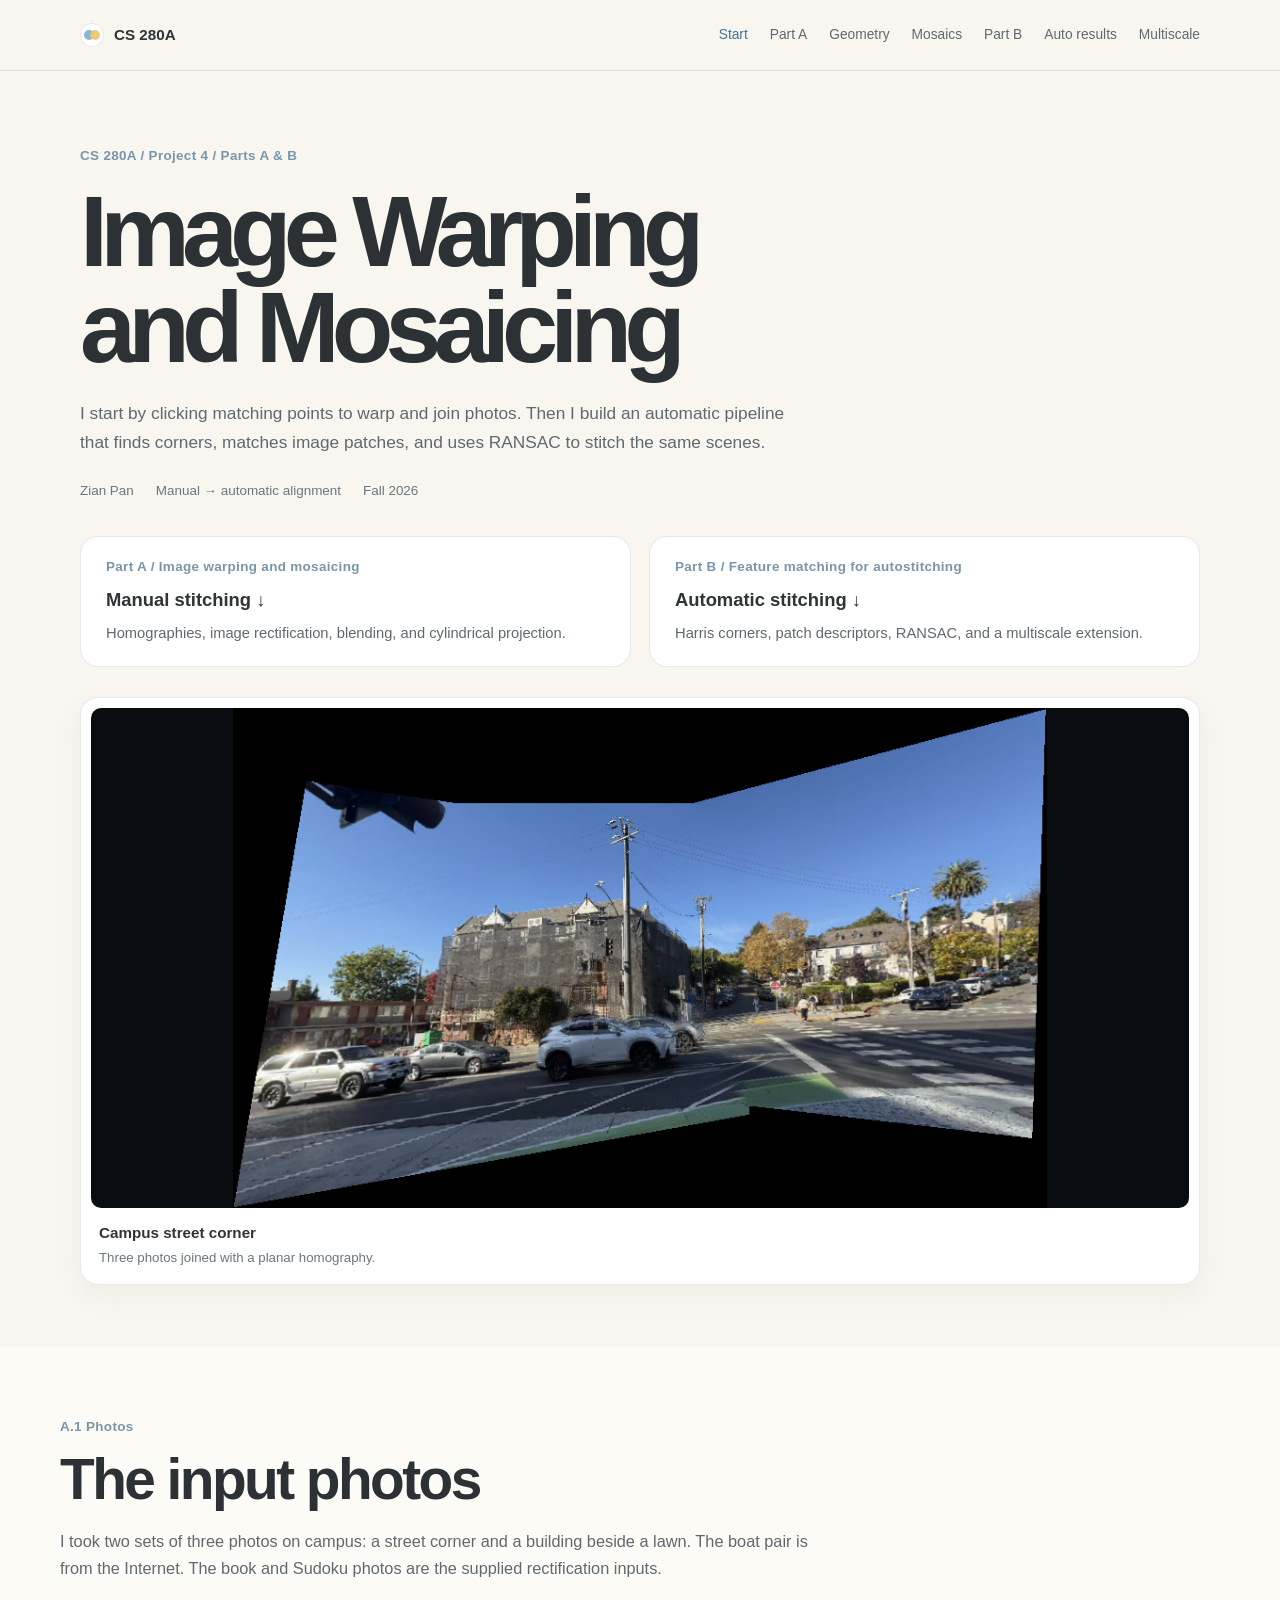
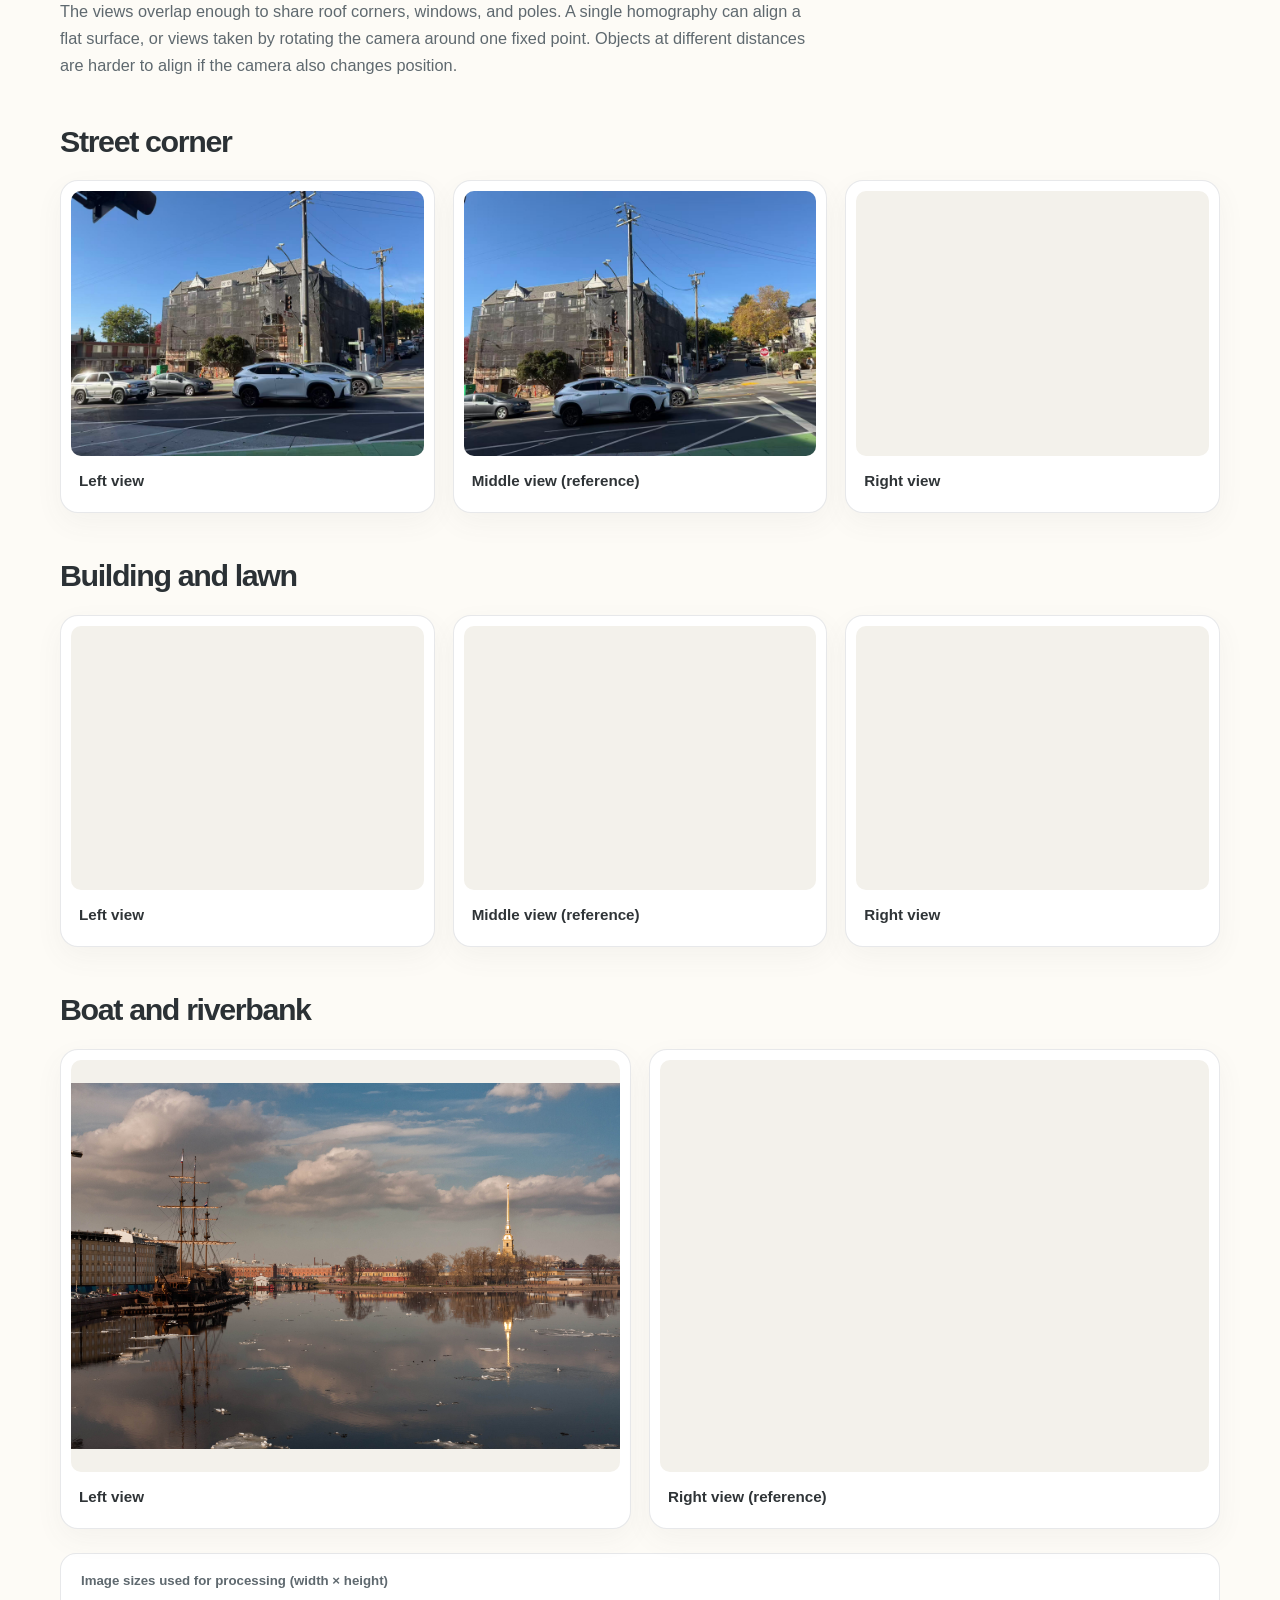
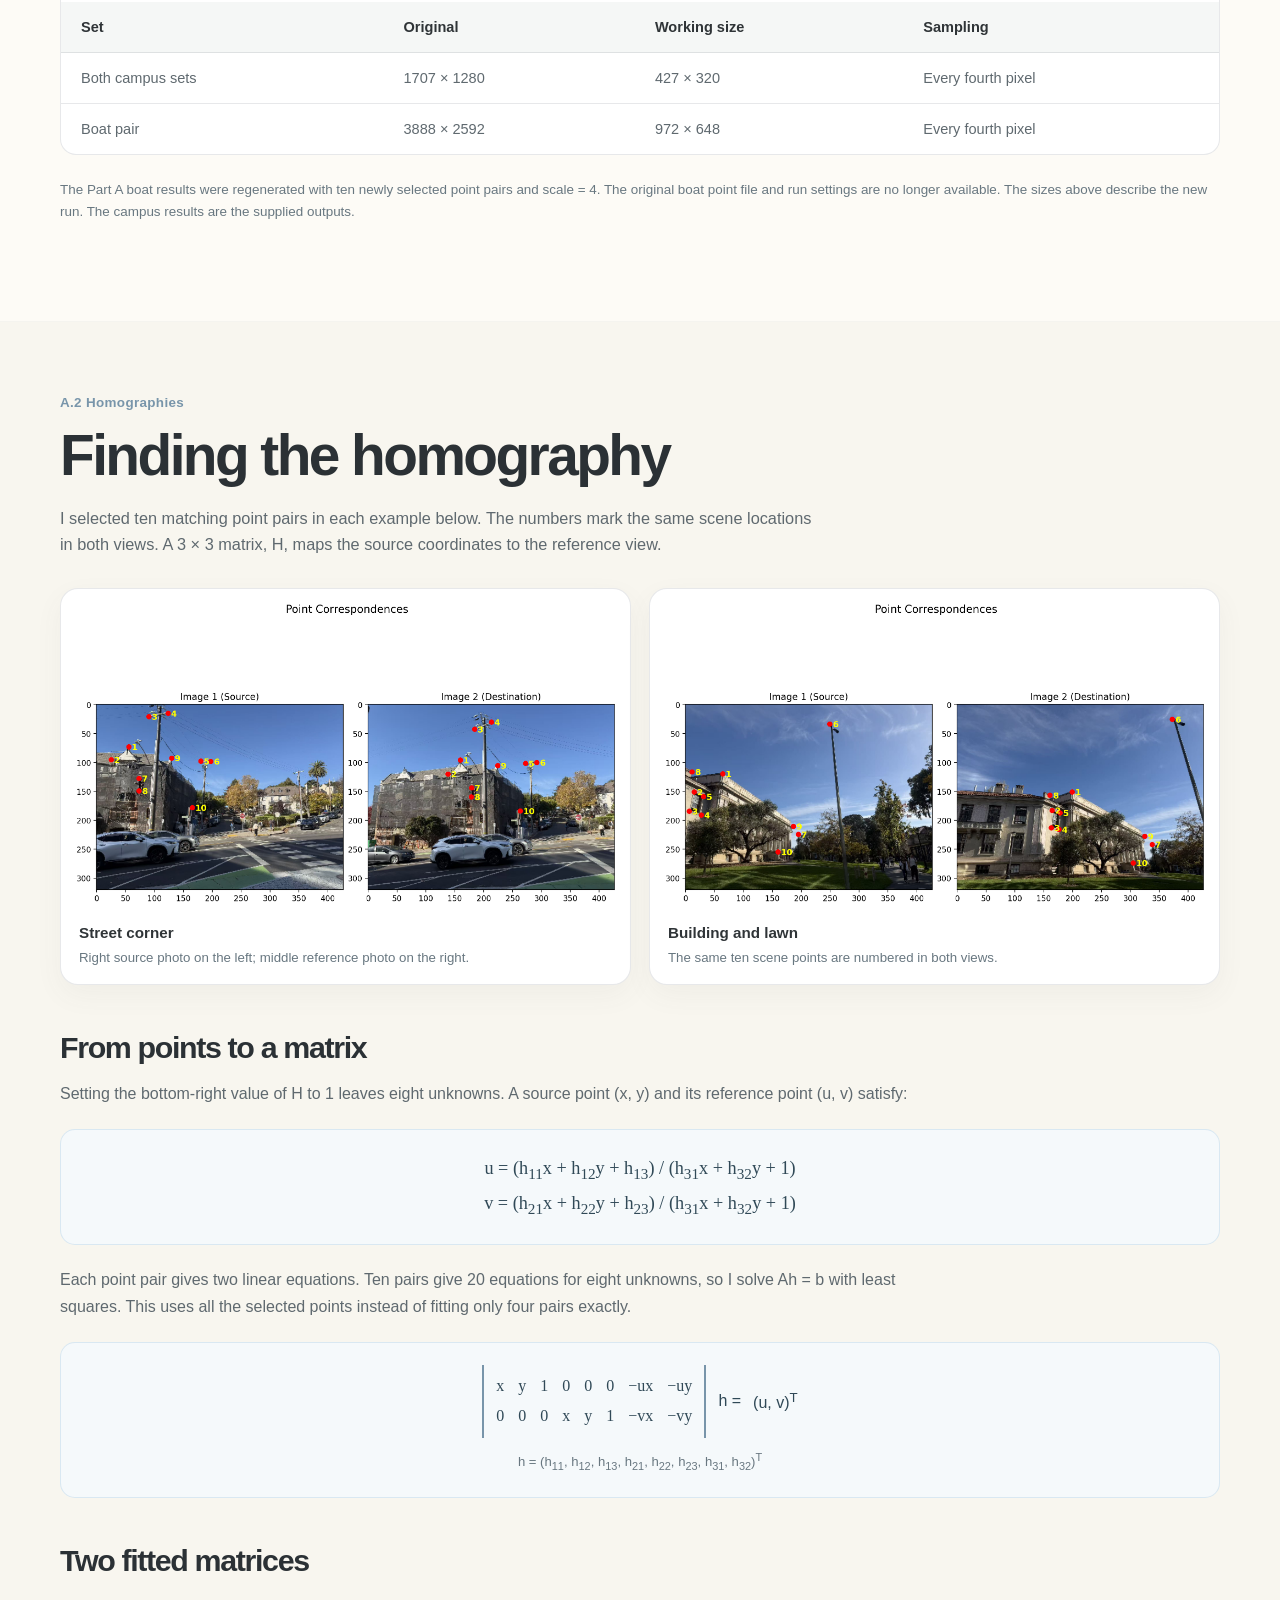
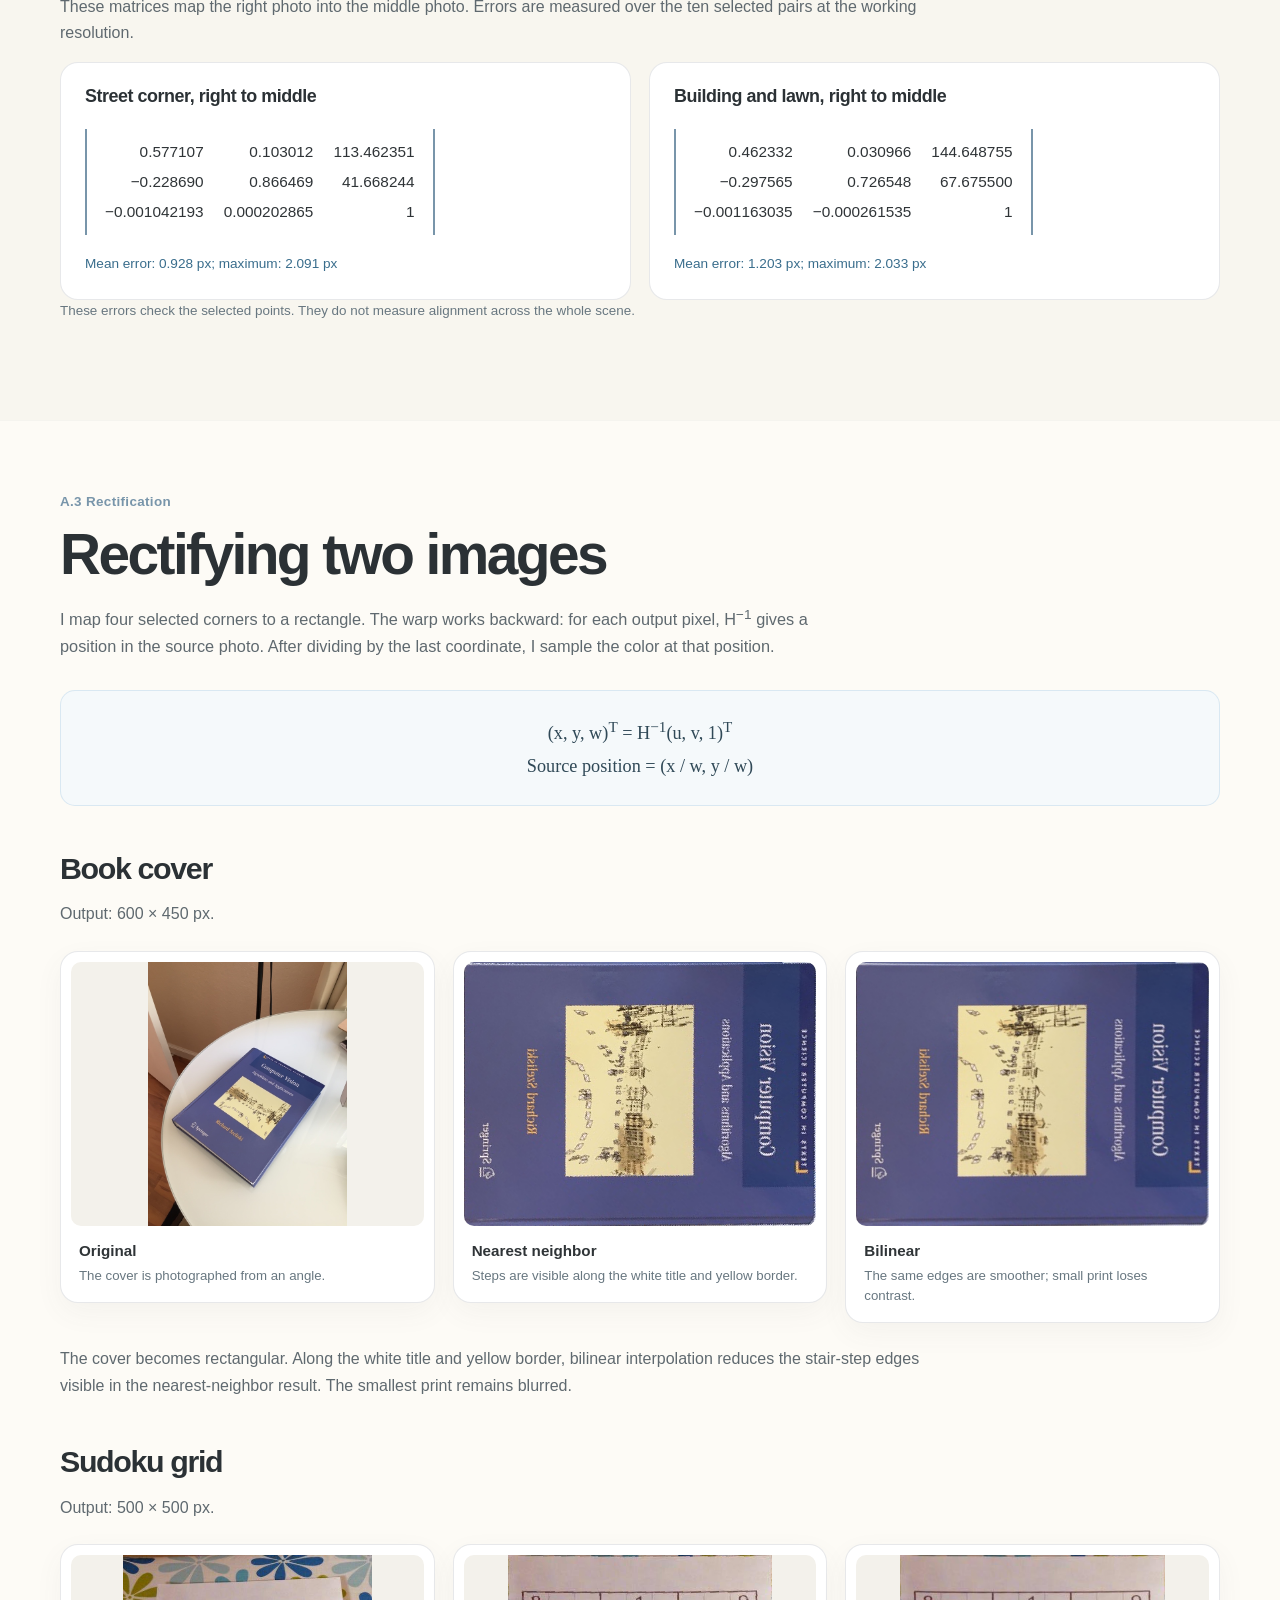
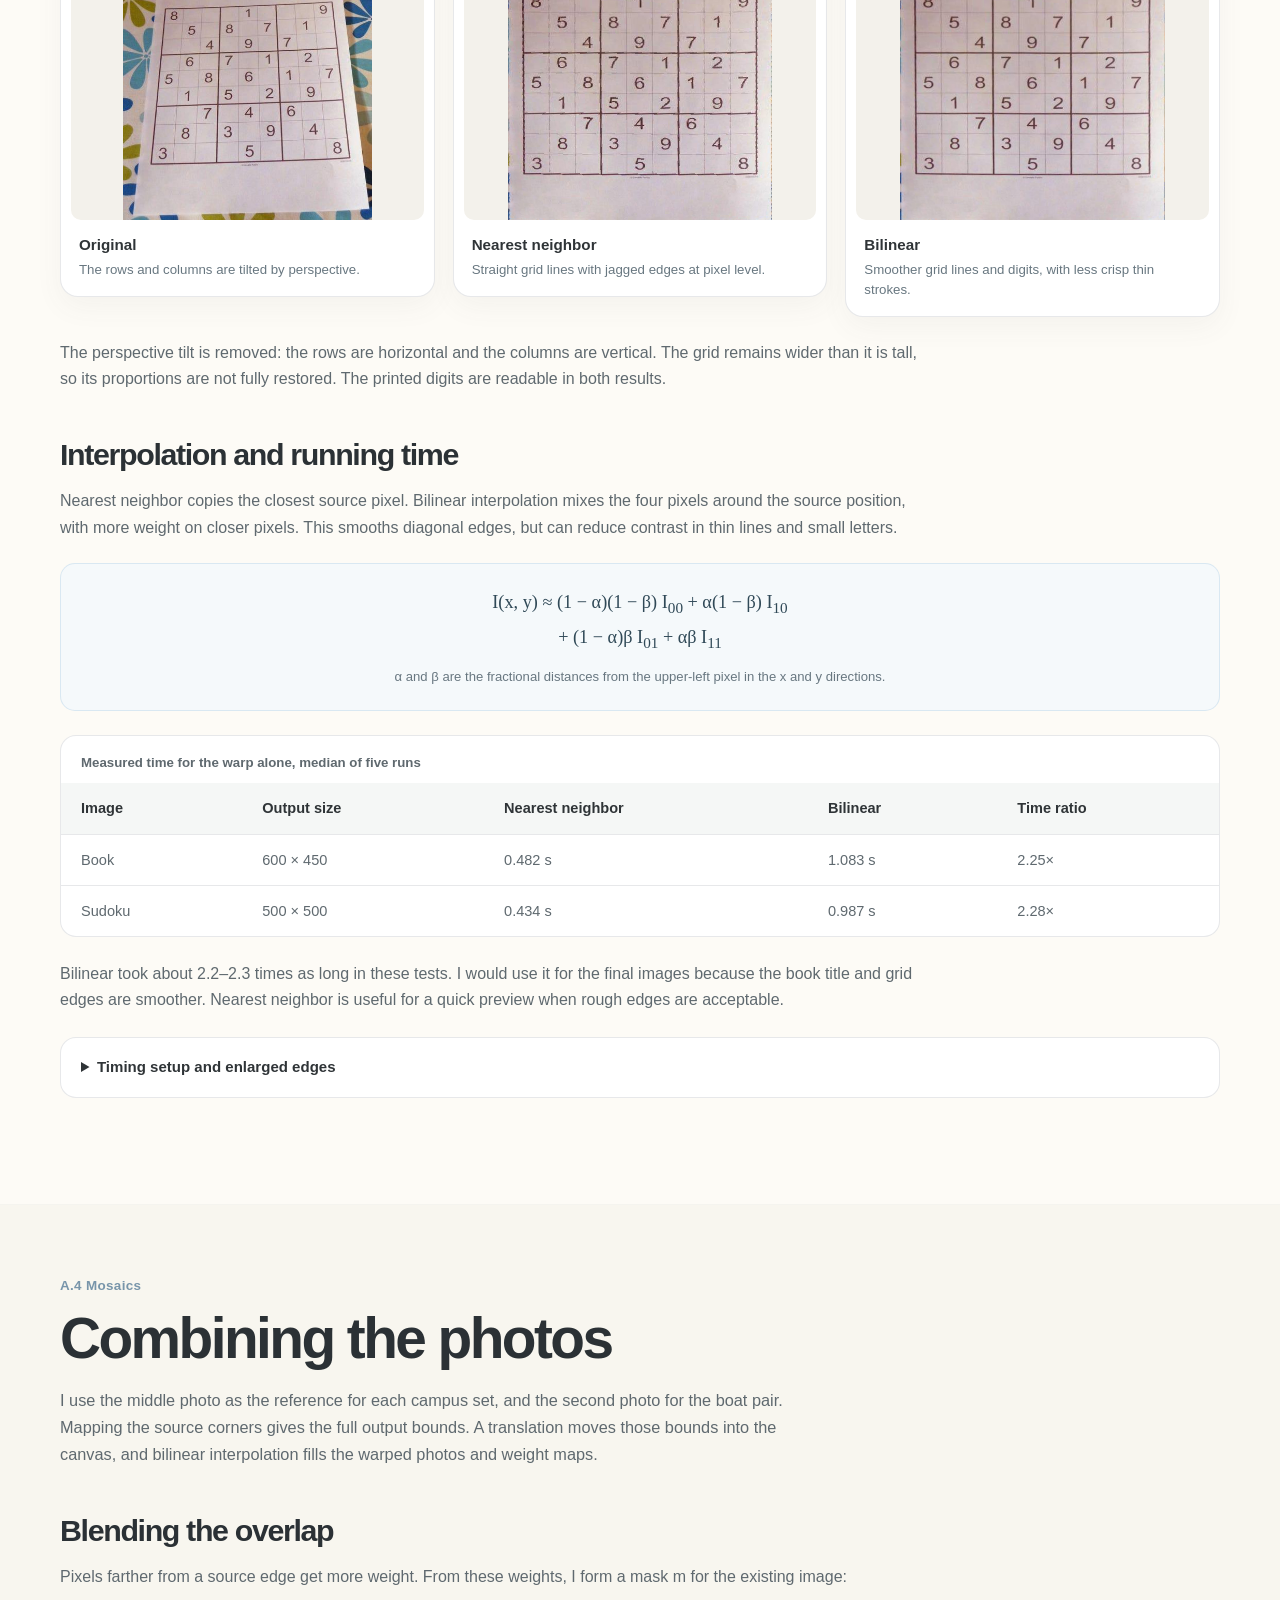
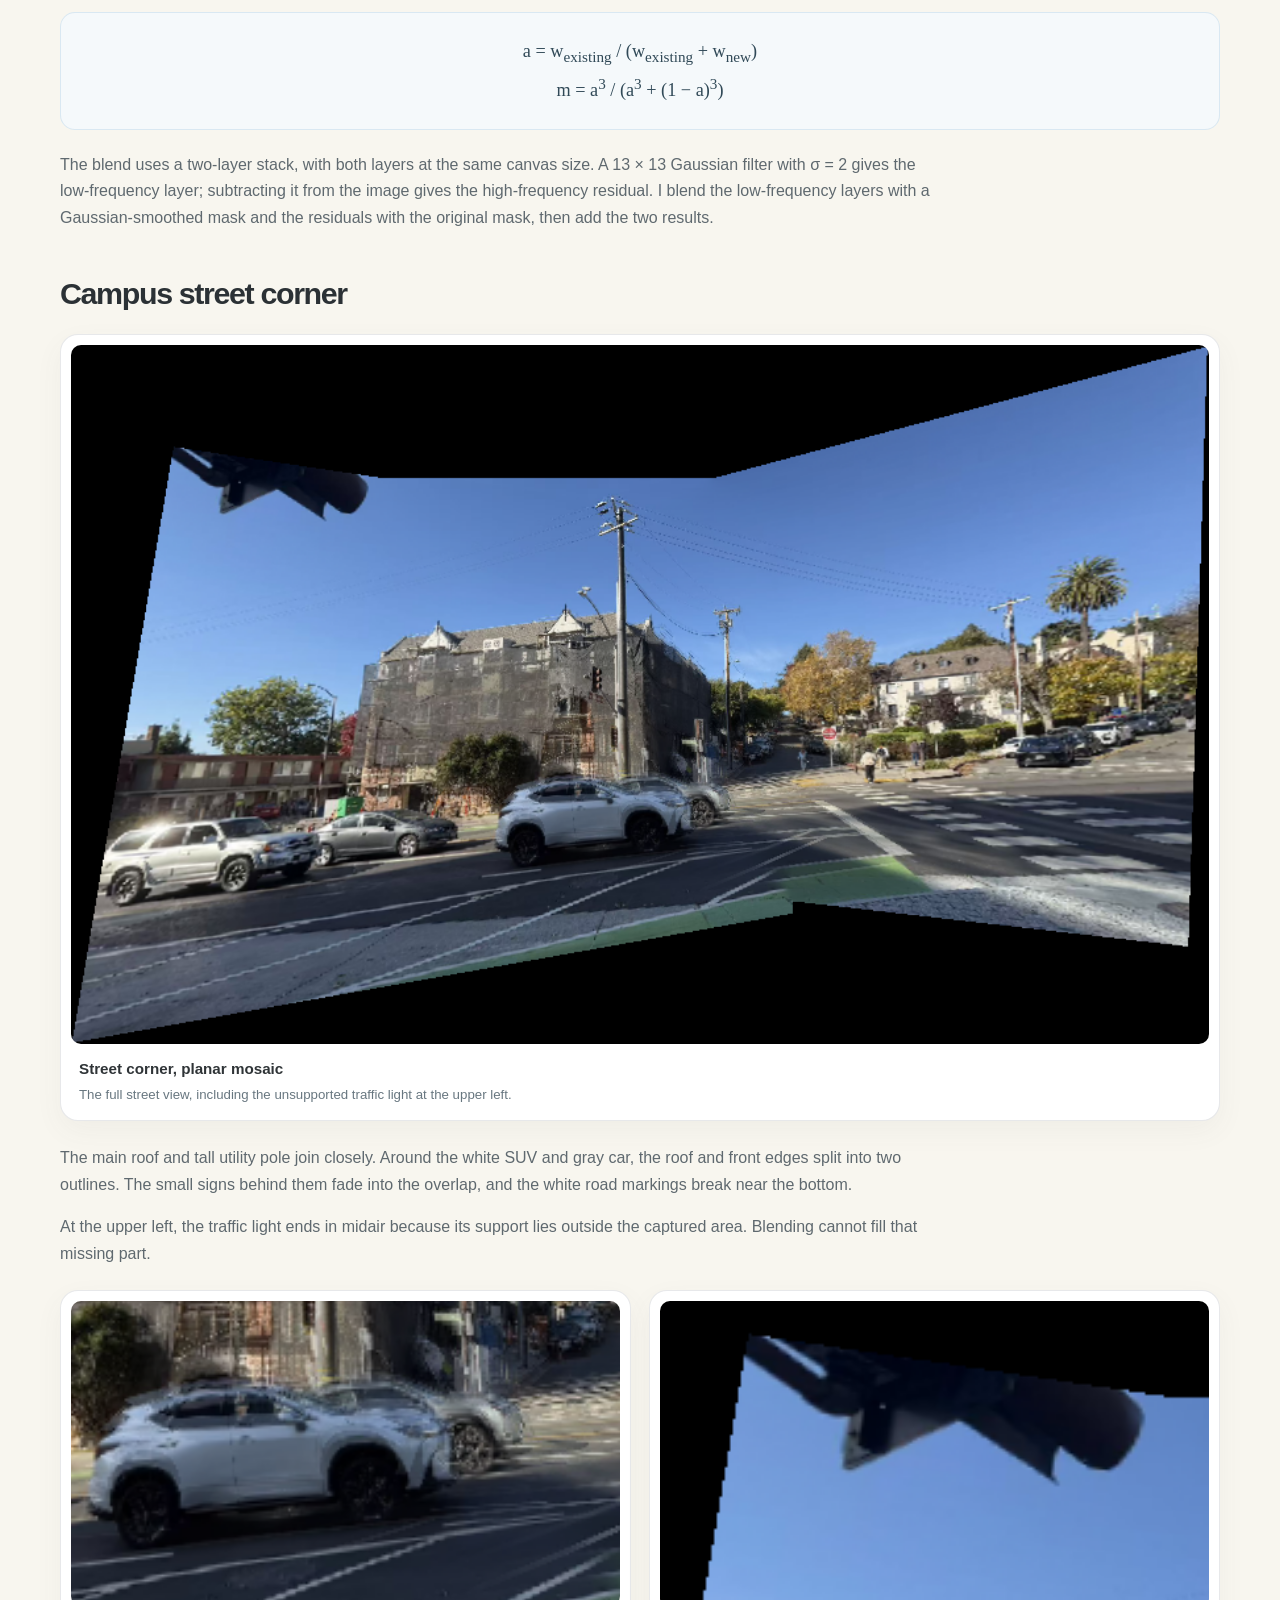
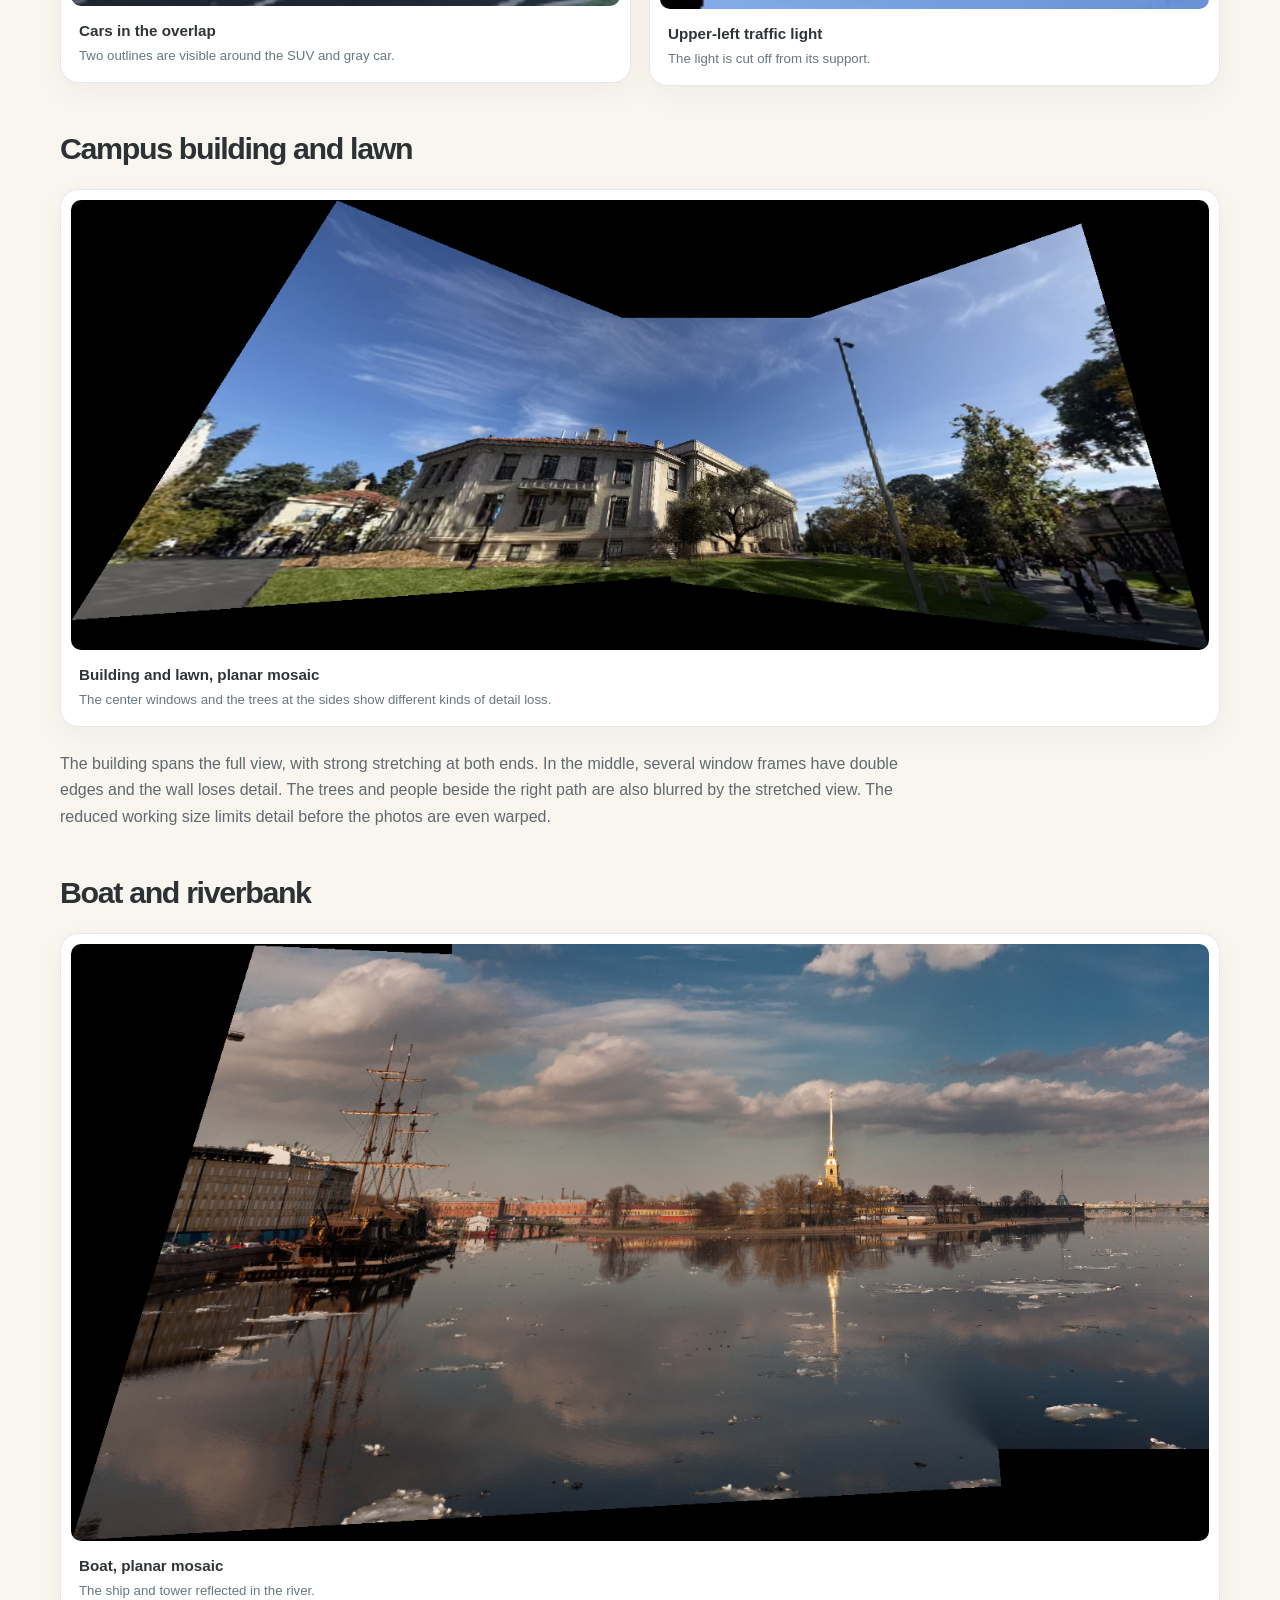
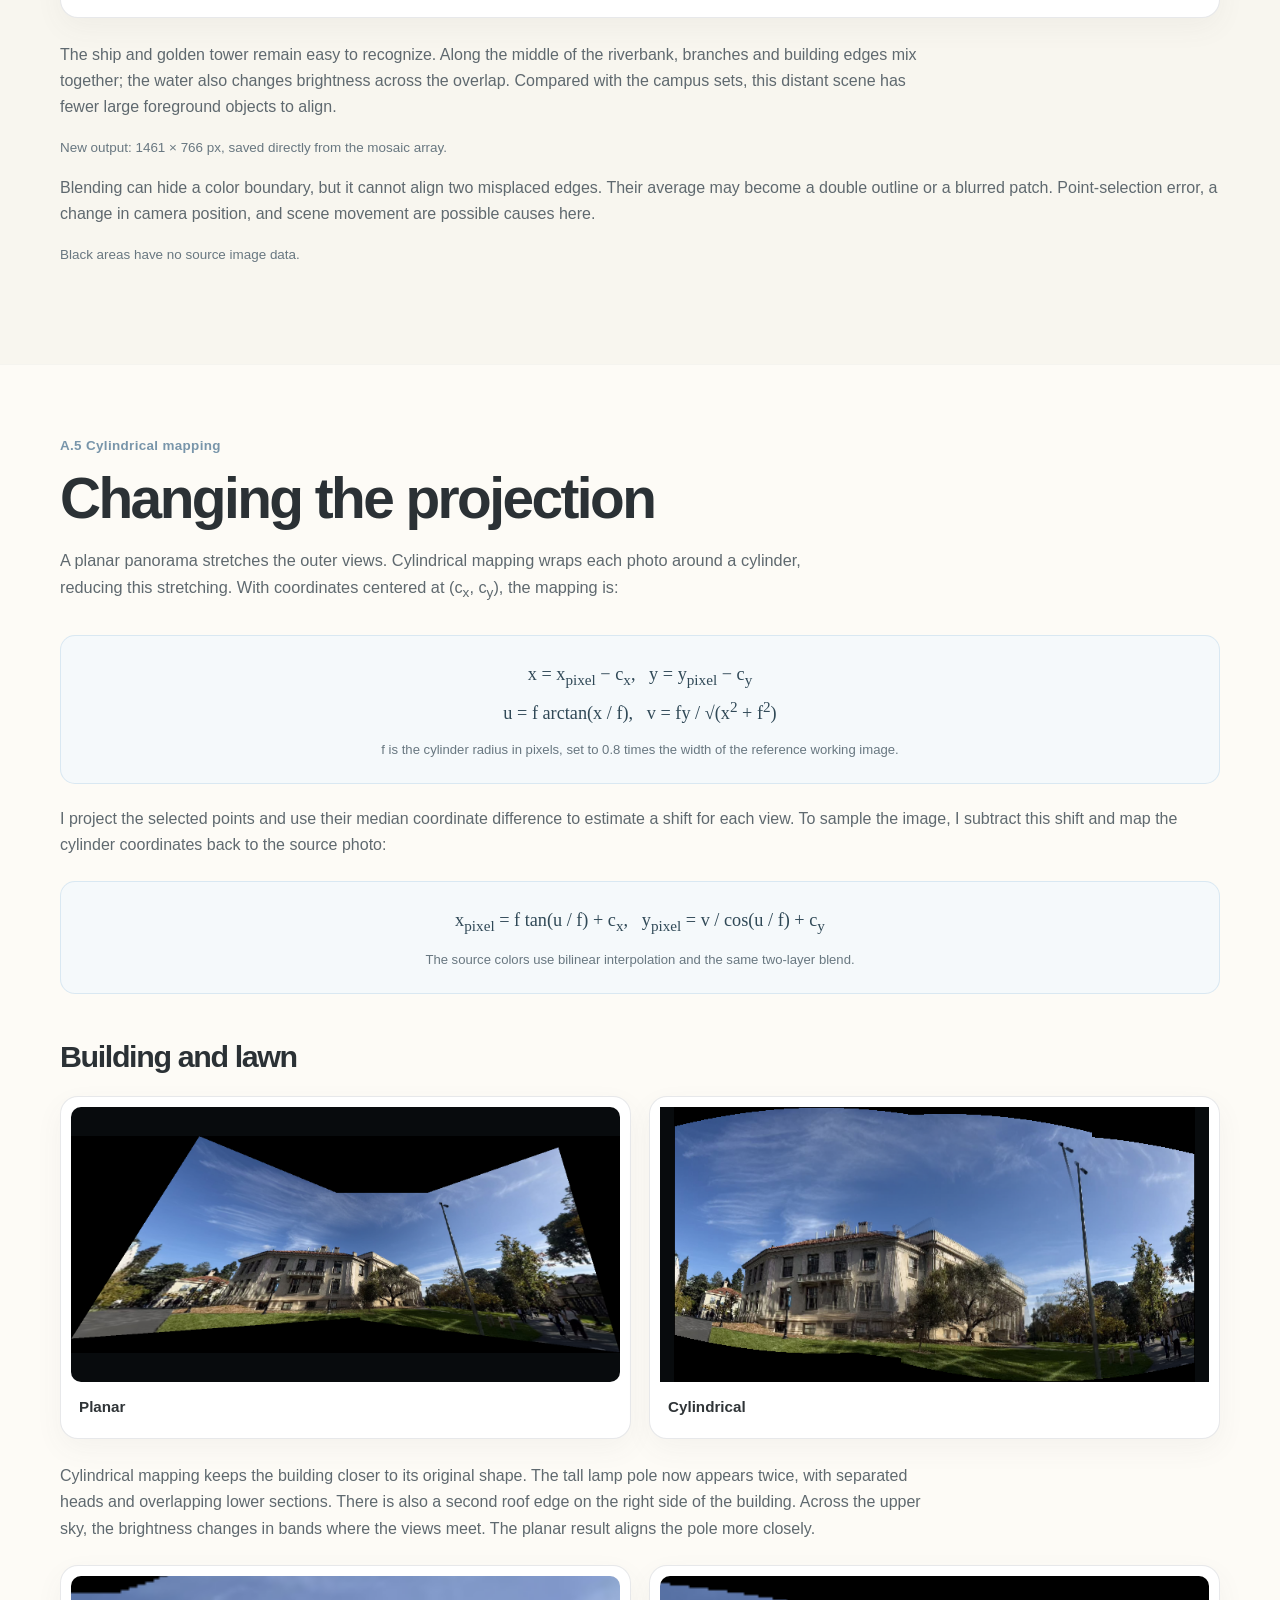
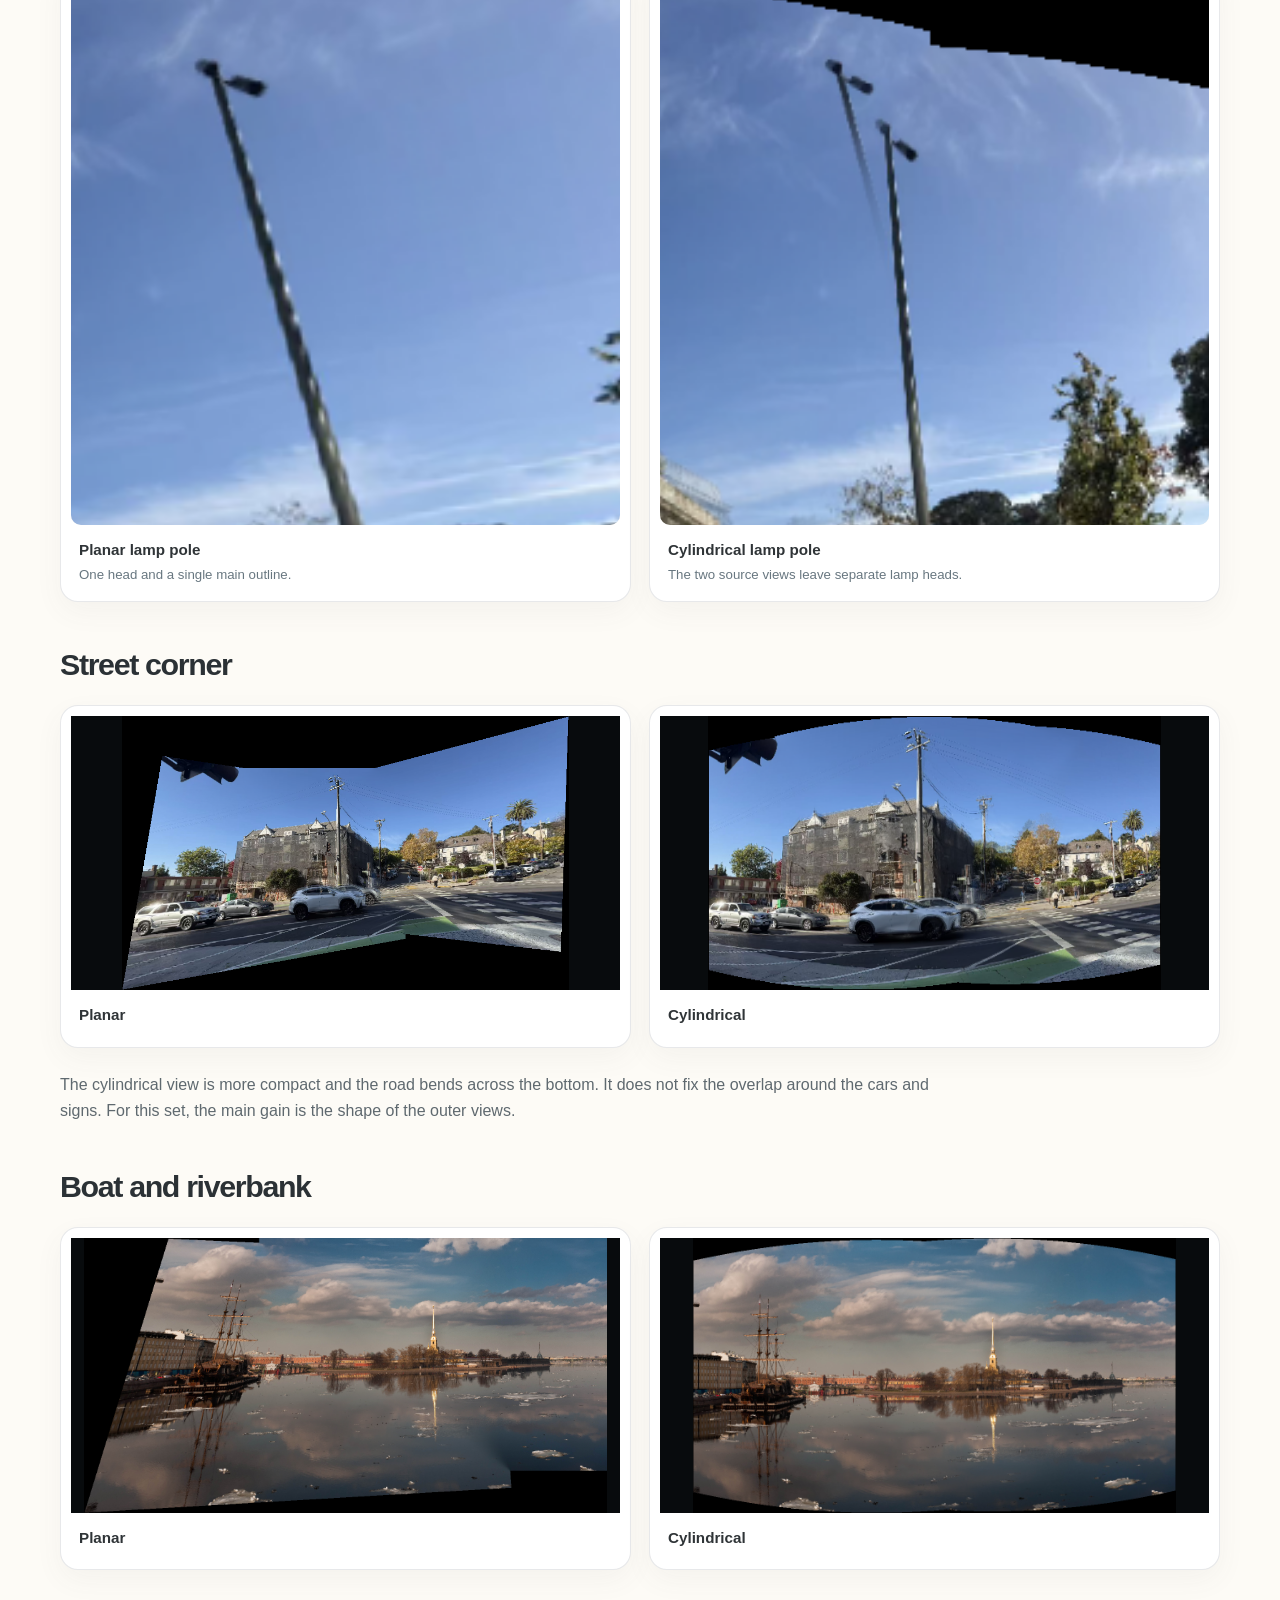
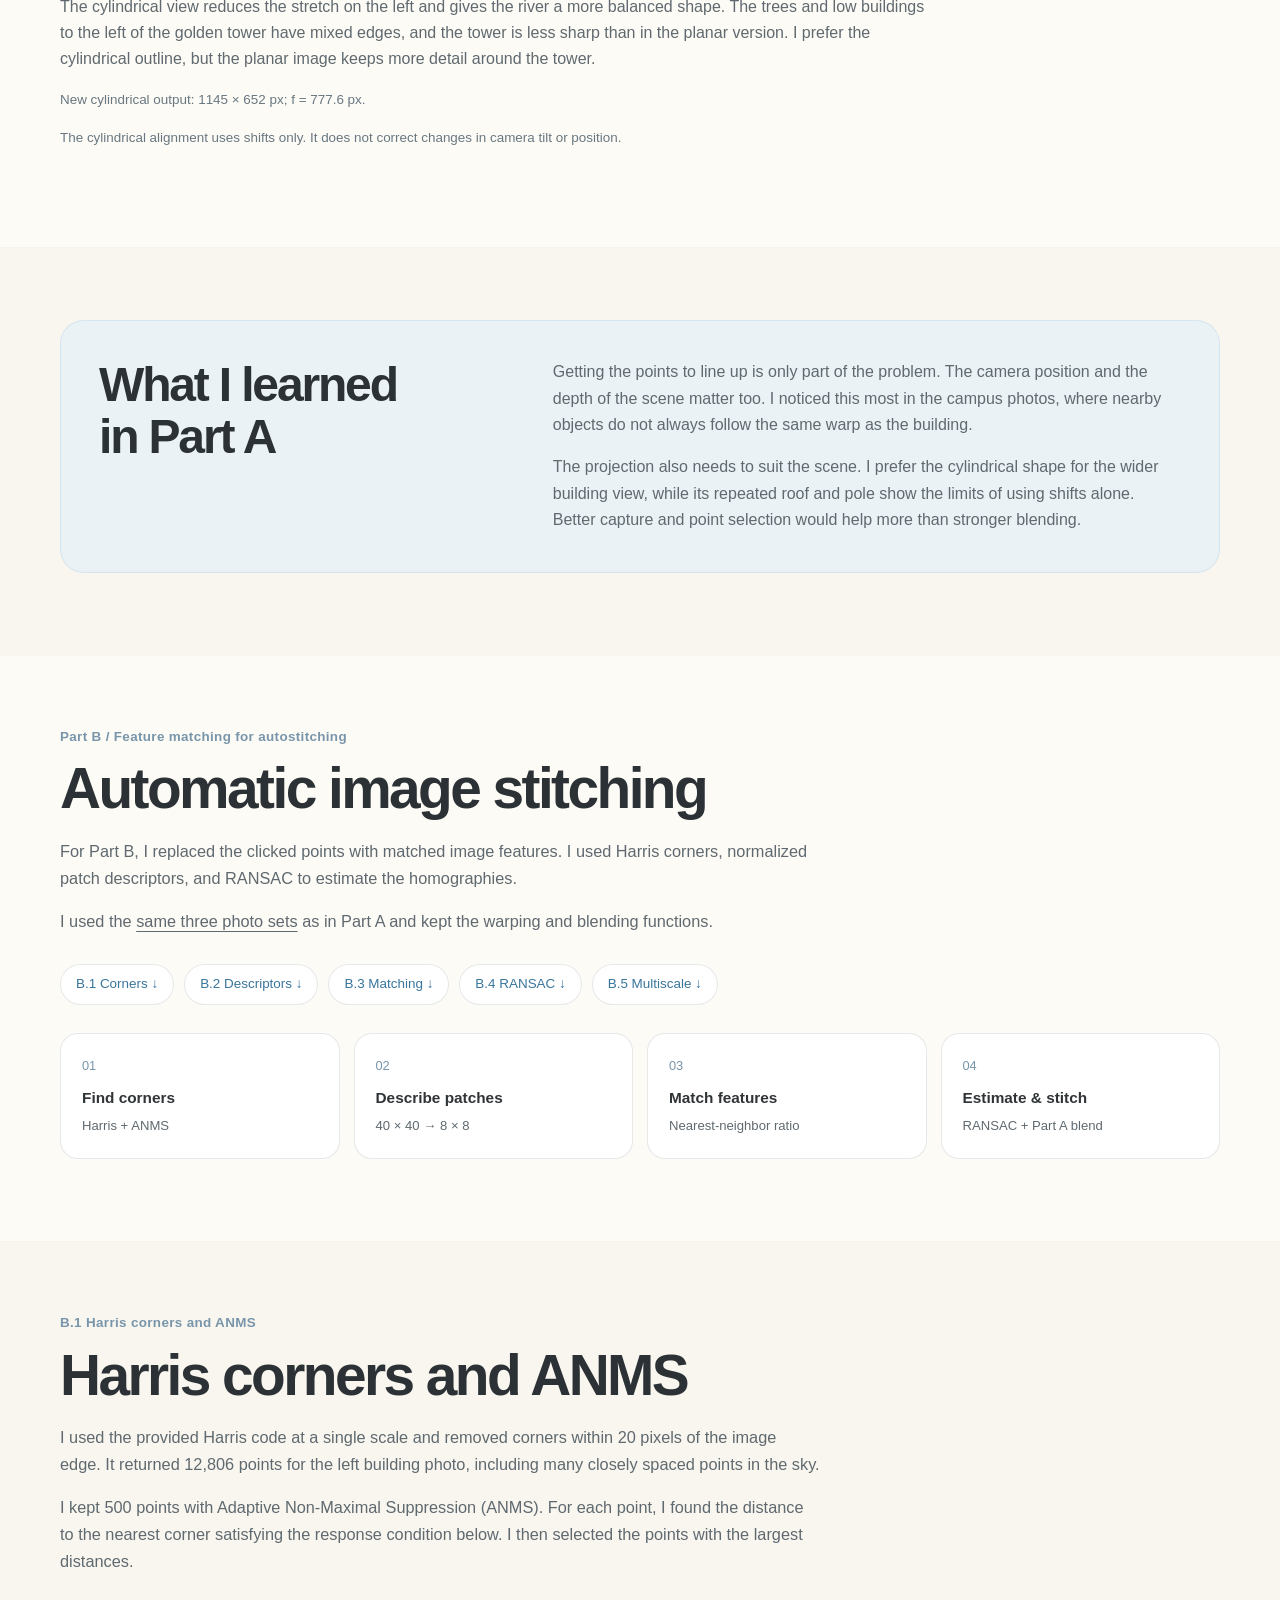
<file: project4/index.html>
<!doctype html>
<html lang="en">
<head>
  <meta charset="utf-8">
  <meta name="viewport" content="width=device-width, initial-scale=1">
  <meta name="description" content="Zian Pan's CS 280A Project 4 Parts A and B: image warping, mosaics, Harris corners, feature matching, RANSAC, and multiscale autostitching.">
  <meta name="theme-color" content="#f8f6ef">
  <title>CS 280A Project 4: Image Warping, Mosaicing and Autostitching</title>
  <link rel="stylesheet" href="styles.css">
  <script src="script.js" defer></script>
</head>
<body>
<a class="skip-link" href="#main">Skip to content</a>
<nav class="site-nav" aria-label="Primary navigation"><div class="nav-inner">
  <a class="brand" href="https://zian-pan.github.io/" aria-label="Back to Zian Pan's portfolio"><span class="brand-mark" aria-hidden="true"></span><span>CS 280A</span></a>
  <div class="nav-links"><a href="#start" aria-current="location">Start</a><a href="#photographs">Part A</a><a href="#geometry">Geometry</a><a href="#mosaics">Mosaics</a><a href="#autostitch">Part B</a><a href="#automatic-mosaics">Auto results</a><a href="#multiscale">Multiscale</a></div>
</div></nav>
<main id="main">
<header class="hero" id="start">
  <div class="eyebrow">CS 280A / Project 4 / Parts A &amp; B</div>
  <h1>Image Warping<br>and Mosaicing</h1>
  <p class="hero-copy">I start by clicking matching points to warp and join photos. Then I build an automatic pipeline that finds corners, matches image patches, and uses RANSAC to stitch the same scenes.</p>
  <div class="hero-meta"><span>Zian Pan</span><span>Manual → automatic alignment</span><span>Fall 2026</span></div>
  <div class="part-links">
    <a class="part-link" href="#photographs"><span class="figure-label">Part A / Image warping and mosaicing</span><strong>Manual stitching ↓</strong><p>Homographies, image rectification, blending, and cylindrical projection.</p></a>
    <a class="part-link" href="#autostitch"><span class="figure-label">Part B / Feature matching for autostitching</span><strong>Automatic stitching ↓</strong><p>Harris corners, patch descriptors, RANSAC, and a multiscale extension.</p></a>
  </div>
  <figure class="image-card hero-figure">
  <a class="image-link" href="media/planar_3_images.png" data-lightbox data-caption="Campus street corner (864 × 531 px)" aria-label="Enlarge: Campus street corner">
    <img src="media/planar_3_images.png" alt="A wide street panorama showing the construction-covered building, cars, and crossing." width="864" height="531" loading="eager" decoding="async">
  </a>
  <figcaption><strong>Campus street corner</strong><span>Three photos joined with a planar homography.</span></figcaption>
</figure>
</header>

<section class="section soft" id="photographs"><div class="section-inner">
  <div class="section-head"><span class="section-label">A.1 Photos</span><h2>The input photos</h2><p>I took two sets of three photos on campus: a street corner and a building beside a lawn. The boat pair is from the Internet. The book and Sudoku photos are the supplied rectification inputs.</p><p>The views overlap enough to share roof corners, windows, and poles. A single homography can align a flat surface, or views taken by rotating the camera around one fixed point. Objects at different distances are harder to align if the camera also changes position.</p></div>
  <article class="subsection" id="sources-self_test2"><div class="subhead"><h3>Street corner</h3></div><div class="image-grid three sources"><figure class="image-card ">
  <a class="image-link" href="media/self_test2_1.jpg" data-lightbox data-caption="Left view (1707 × 1280 px)" aria-label="Enlarge: Left view">
    <img src="media/self_test2_1.jpg" alt="A campus street with parked cars and the left side of a building covered in construction mesh." width="1707" height="1280" loading="lazy" decoding="async">
  </a>
  <figcaption><strong>Left view</strong></figcaption>
</figure><figure class="image-card ">
  <a class="image-link" href="media/self_test2_2.jpg" data-lightbox data-caption="Middle view (reference) (1707 × 1280 px)" aria-label="Enlarge: Middle view (reference)">
    <img src="media/self_test2_2.jpg" alt="The front of the mesh-covered building, cars, and a utility pole at a crossing." width="1707" height="1280" loading="lazy" decoding="async">
  </a>
  <figcaption><strong>Middle view (reference)</strong></figcaption>
</figure><figure class="image-card ">
  <a class="image-link" href="media/self_test2_3.jpg" data-lightbox data-caption="Right view (1707 × 1280 px)" aria-label="Enlarge: Right view">
    <img src="media/self_test2_3.jpg" alt="A crossing beside the campus building, with a palm tree on the right." width="1707" height="1280" loading="lazy" decoding="async">
  </a>
  <figcaption><strong>Right view</strong></figcaption>
</figure></div></article><article class="subsection" id="sources-self_test"><div class="subhead"><h3>Building and lawn</h3></div><div class="image-grid three sources"><figure class="image-card ">
  <a class="image-link" href="media/self_test_1.jpg" data-lightbox data-caption="Left view (1707 × 1280 px)" aria-label="Enlarge: Left view">
    <img src="media/self_test_1.jpg" alt="The front windows and left entrance of a stone campus building." width="1707" height="1280" loading="lazy" decoding="async">
  </a>
  <figcaption><strong>Left view</strong></figcaption>
</figure><figure class="image-card ">
  <a class="image-link" href="media/self_test_2.jpg" data-lightbox data-caption="Middle view (reference) (1707 × 1280 px)" aria-label="Enlarge: Middle view (reference)">
    <img src="media/self_test_2.jpg" alt="The stone building behind a lawn, a large tree, and a tall lamp pole." width="1707" height="1280" loading="lazy" decoding="async">
  </a>
  <figcaption><strong>Middle view (reference)</strong></figcaption>
</figure><figure class="image-card ">
  <a class="image-link" href="media/self_test_3.jpg" data-lightbox data-caption="Right view (1707 × 1280 px)" aria-label="Enlarge: Right view">
    <img src="media/self_test_3.jpg" alt="The right side of the building and people walking along a tree-lined path." width="1707" height="1280" loading="lazy" decoding="async">
  </a>
  <figcaption><strong>Right view</strong></figcaption>
</figure></div></article>
  <article class="subsection" id="sources-boat"><div class="subhead"><h3>Boat and riverbank</h3></div><div class="image-grid sources"><figure class="image-card ">
  <a class="image-link" href="media/boat1_test.jpg" data-lightbox data-caption="Left view (3888 × 2592 px)" aria-label="Enlarge: Left view">
    <img src="media/boat1_test.jpg" alt="A sailing ship moored beside buildings, with a golden tower across the river." width="3888" height="2592" loading="lazy" decoding="async">
  </a>
  <figcaption><strong>Left view</strong></figcaption>
</figure><figure class="image-card ">
  <a class="image-link" href="media/boat2_test.jpg" data-lightbox data-caption="Right view (reference) (3888 × 2592 px)" aria-label="Enlarge: Right view (reference)">
    <img src="media/boat2_test.jpg" alt="A golden tower, trees, and waterfront buildings reflected in the river." width="3888" height="2592" loading="lazy" decoding="async">
  </a>
  <figcaption><strong>Right view (reference)</strong></figcaption>
</figure></div></article>
  <div class="table-wrap"><table><caption>Image sizes used for processing (width × height)</caption><thead><tr><th scope="col">Set</th><th scope="col">Original</th><th scope="col">Working size</th><th scope="col">Sampling</th></tr></thead><tbody><tr><td>Both campus sets</td><td>1707 × 1280</td><td>427 × 320</td><td>Every fourth pixel</td></tr><tr><td>Boat pair</td><td>3888 × 2592</td><td>972 × 648</td><td>Every fourth pixel</td></tr></tbody></table></div>
  <p class="small-note">The Part A boat results were regenerated with ten newly selected point pairs and scale = 4. The original boat point file and run settings are no longer available. The sizes above describe the new run. The campus results are the supplied outputs.</p>
</div></section>

<section class="section" id="geometry"><div class="section-inner">
  <div class="section-head"><span class="section-label">A.2 Homographies</span><h2>Finding the homography</h2><p>I selected ten matching point pairs in each example below. The numbers mark the same scene locations in both views. A 3 × 3 matrix, H, maps the source coordinates to the reference view.</p></div>
  <div class="image-grid"><figure class="image-card ">
  <a class="image-link" href="media/correspondences.png" data-lightbox data-caption="Street corner (1997 × 1123 px)" aria-label="Enlarge: Street corner">
    <img src="media/correspondences.png" alt="Two street-corner photos with ten numbered matching points on roof corners and poles." width="1997" height="1123" loading="lazy" decoding="async">
  </a>
  <figcaption><strong>Street corner</strong><span>Right source photo on the left; middle reference photo on the right.</span></figcaption>
</figure><figure class="image-card ">
  <a class="image-link" href="media/correspondences2.png" data-lightbox data-caption="Building and lawn (1997 × 1123 px)" aria-label="Enlarge: Building and lawn">
    <img src="media/correspondences2.png" alt="Two photos of the stone building with ten numbered matching points." width="1997" height="1123" loading="lazy" decoding="async">
  </a>
  <figcaption><strong>Building and lawn</strong><span>The same ten scene points are numbered in both views.</span></figcaption>
</figure></div>
  <article class="subsection"><div class="subhead"><h3>From points to a matrix</h3></div><p>Setting the bottom-right value of H to 1 leaves eight unknowns. A source point (x, y) and its reference point (u, v) satisfy:</p>
    <div class="formula"><div class="equation">u = (h<sub>11</sub>x + h<sub>12</sub>y + h<sub>13</sub>) / (h<sub>31</sub>x + h<sub>32</sub>y + 1)</div><div class="equation">v = (h<sub>21</sub>x + h<sub>22</sub>y + h<sub>23</sub>) / (h<sub>31</sub>x + h<sub>32</sub>y + 1)</div></div>
    <p>Each point pair gives two linear equations. Ten pairs give 20 equations for eight unknowns, so I solve Ah = b with least squares. This uses all the selected points instead of fitting only four pairs exactly.</p>
    <div class="formula" role="group" aria-label="Two linear equations from one correspondence"><div class="linear-system"><div class="system-matrix"><span>x</span><span>y</span><span>1</span><span>0</span><span>0</span><span>0</span><span>−ux</span><span>−uy</span><span>0</span><span>0</span><span>0</span><span>x</span><span>y</span><span>1</span><span>−vx</span><span>−vy</span></div><span>h =</span><span>(u, v)<sup>T</sup></span></div><p class="formula-caption">h = (h<sub>11</sub>, h<sub>12</sub>, h<sub>13</sub>, h<sub>21</sub>, h<sub>22</sub>, h<sub>23</sub>, h<sub>31</sub>, h<sub>32</sub>)<sup>T</sup></p></div>
  </article>
  <article class="subsection"><div class="subhead"><h3>Two fitted matrices</h3></div><p>These matrices map the right photo into the middle photo. Errors are measured over the ten selected pairs at the working resolution.</p>
  <div class="matrix-section">
    <div class="matrix-card"><h4>Street corner, right to middle</h4><div class="matrix" role="math" aria-label="Street corner homography"><span>0.577107</span><span>0.103012</span><span>113.462351</span><span>−0.228690</span><span>0.866469</span><span>41.668244</span><span>−0.001042193</span><span>0.000202865</span><span>1</span></div><div class="metrics">Mean error: 0.928 px; maximum: 2.091 px</div></div>
    <div class="matrix-card"><h4>Building and lawn, right to middle</h4><div class="matrix" role="math" aria-label="Building and lawn homography"><span>0.462332</span><span>0.030966</span><span>144.648755</span><span>−0.297565</span><span>0.726548</span><span>67.675500</span><span>−0.001163035</span><span>−0.000261535</span><span>1</span></div><div class="metrics">Mean error: 1.203 px; maximum: 2.033 px</div></div>
  </div><p class="small-note">These errors check the selected points. They do not measure alignment across the whole scene.</p></article>
</div></section>

<section class="section soft" id="rectification"><div class="section-inner">
  <div class="section-head"><span class="section-label">A.3 Rectification</span><h2>Rectifying two images</h2><p>I map four selected corners to a rectangle. The warp works backward: for each output pixel, H<sup>−1</sup> gives a position in the source photo. After dividing by the last coordinate, I sample the color at that position.</p></div>
  <div class="formula"><div class="equation">(x, y, w)<sup>T</sup> = H<sup>−1</sup>(u, v, 1)<sup>T</sup></div><div class="equation">Source position = (x / w, y / w)</div></div>
  <article class="subsection"><div class="subhead"><h3>Book cover</h3></div><p>Output: 600 × 450 px.</p><div class="image-grid three rectified"><figure class="image-card ">
  <a class="image-link" href="media/book1.jpg" data-lightbox data-caption="Original (600 × 800 px)" aria-label="Enlarge: Original">
    <img src="media/book1.jpg" alt="A blue Computer Vision textbook lying at an angle on a round table." width="600" height="800" loading="lazy" decoding="async">
  </a>
  <figcaption><strong>Original</strong><span>The cover is photographed from an angle.</span></figcaption>
</figure><figure class="image-card ">
  <a class="image-link" href="media/book_nearest.png" data-lightbox data-caption="Nearest neighbor (600 × 450 px)" aria-label="Enlarge: Nearest neighbor">
    <img src="media/book_nearest.png" alt="A rectangular view of the blue book cover, with white lettering and a yellow illustration." width="600" height="450" loading="lazy" decoding="async">
  </a>
  <figcaption><strong>Nearest neighbor</strong><span>Steps are visible along the white title and yellow border.</span></figcaption>
</figure><figure class="image-card ">
  <a class="image-link" href="media/book_bilinear.png" data-lightbox data-caption="Bilinear (600 × 450 px)" aria-label="Enlarge: Bilinear">
    <img src="media/book_bilinear.png" alt="The blue book cover after bilinear rectification, with the title along the right side." width="600" height="450" loading="lazy" decoding="async">
  </a>
  <figcaption><strong>Bilinear</strong><span>The same edges are smoother; small print loses contrast.</span></figcaption>
</figure></div><p>The cover becomes rectangular. Along the white title and yellow border, bilinear interpolation reduces the stair-step edges visible in the nearest-neighbor result. The smallest print remains blurred.</p></article><article class="subsection"><div class="subhead"><h3>Sudoku grid</h3></div><p>Output: 500 × 500 px.</p><div class="image-grid three rectified"><figure class="image-card ">
  <a class="image-link" href="media/sudoku.jpeg" data-lightbox data-caption="Original (481 × 512 px)" aria-label="Enlarge: Original">
    <img src="media/sudoku.jpeg" alt="A photographed Sudoku sheet on patterned fabric, with the grid seen at an angle." width="481" height="512" loading="lazy" decoding="async">
  </a>
  <figcaption><strong>Original</strong><span>The rows and columns are tilted by perspective.</span></figcaption>
</figure><figure class="image-card ">
  <a class="image-link" href="media/sudoku_nearest.png" data-lightbox data-caption="Nearest neighbor (500 × 500 px)" aria-label="Enlarge: Nearest neighbor">
    <img src="media/sudoku_nearest.png" alt="A rectified Sudoku grid with horizontal rows, vertical columns, and dark printed digits." width="500" height="500" loading="lazy" decoding="async">
  </a>
  <figcaption><strong>Nearest neighbor</strong><span>Straight grid lines with jagged edges at pixel level.</span></figcaption>
</figure><figure class="image-card ">
  <a class="image-link" href="media/sudoku_bilinear.png" data-lightbox data-caption="Bilinear (500 × 500 px)" aria-label="Enlarge: Bilinear">
    <img src="media/sudoku_bilinear.png" alt="The rectified Sudoku sheet with straight grid lines inside a square image." width="500" height="500" loading="lazy" decoding="async">
  </a>
  <figcaption><strong>Bilinear</strong><span>Smoother grid lines and digits, with less crisp thin strokes.</span></figcaption>
</figure></div><p>The perspective tilt is removed: the rows are horizontal and the columns are vertical. The grid remains wider than it is tall, so its proportions are not fully restored. The printed digits are readable in both results.</p></article>
  <article class="subsection"><div class="subhead"><h3>Interpolation and running time</h3></div><p>Nearest neighbor copies the closest source pixel. Bilinear interpolation mixes the four pixels around the source position, with more weight on closer pixels. This smooths diagonal edges, but can reduce contrast in thin lines and small letters.</p>
  <div class="formula"><div class="equation">I(x, y) ≈ (1 − α)(1 − β) I<sub>00</sub> + α(1 − β) I<sub>10</sub></div><div class="equation">+ (1 − α)β I<sub>01</sub> + αβ I<sub>11</sub></div><p class="formula-caption">α and β are the fractional distances from the upper-left pixel in the x and y directions.</p></div>
  <div class="table-wrap"><table><caption>Measured time for the warp alone, median of five runs</caption><thead><tr><th scope="col">Image</th><th scope="col">Output size</th><th scope="col">Nearest neighbor</th><th scope="col">Bilinear</th><th scope="col">Time ratio</th></tr></thead><tbody><tr><td>Book</td><td>600 × 450</td><td>0.482 s</td><td>1.083 s</td><td>2.25×</td></tr><tr><td>Sudoku</td><td>500 × 500</td><td>0.434 s</td><td>0.987 s</td><td>2.28×</td></tr></tbody></table></div>
  <p>Bilinear took about 2.2–2.3 times as long in these tests. I would use it for the final images because the book title and grid edges are smoother. Nearest neighbor is useful for a quick preview when rough edges are acceptable.</p>
  <details><summary>Timing setup and enlarged edges</summary><div class="details-body"><p class="small-note">Measured with time.perf_counter on an Apple M5 MacBook Air, Python 3.11.7 and NumPy 1.26.4. I used the warp functions in main.py without changing them. Each method had one warm-up and five measured runs, with the order alternated. Loading, selecting points, plotting, and saving were excluded. The original rectification points were not saved, so I fitted H from matching pixels in the source and saved nearest-neighbor image. Both methods used this same fixed H within each test.</p><div class="detail-grid"><div><span class="detail-label">Book, nearest neighbor (3×)</span><div class="detail-window"><img src="media/book_nearest.png" alt="Central book detail showing printed edges under nearest neighbor interpolation" loading="lazy"></div></div><div><span class="detail-label">Book, bilinear (3×)</span><div class="detail-window"><img src="media/book_bilinear.png" alt="Central book detail showing printed edges under bilinear interpolation" loading="lazy"></div></div><div><span class="detail-label">Sudoku, nearest neighbor (3×)</span><div class="detail-window"><img src="media/sudoku_nearest.png" alt="Central sudoku detail showing printed edges under nearest neighbor interpolation" loading="lazy"></div></div><div><span class="detail-label">Sudoku, bilinear (3×)</span><div class="detail-window"><img src="media/sudoku_bilinear.png" alt="Central sudoku detail showing printed edges under bilinear interpolation" loading="lazy"></div></div></div></div></details>
  </article>
</div></section>

<section class="section" id="mosaics"><div class="section-inner">
  <div class="section-head"><span class="section-label">A.4 Mosaics</span><h2>Combining the photos</h2><p>I use the middle photo as the reference for each campus set, and the second photo for the boat pair. Mapping the source corners gives the full output bounds. A translation moves those bounds into the canvas, and bilinear interpolation fills the warped photos and weight maps.</p></div>
  <article class="subsection"><div class="subhead"><h3>Blending the overlap</h3></div><p>Pixels farther from a source edge get more weight. From these weights, I form a mask m for the existing image:</p>
  <div class="formula"><div class="equation">a = w<sub>existing</sub> / (w<sub>existing</sub> + w<sub>new</sub>)</div><div class="equation">m = a<sup>3</sup> / (a<sup>3</sup> + (1 − a)<sup>3</sup>)</div></div>
  <p>The blend uses a two-layer stack, with both layers at the same canvas size. A 13 × 13 Gaussian filter with σ = 2 gives the low-frequency layer; subtracting it from the image gives the high-frequency residual. I blend the low-frequency layers with a Gaussian-smoothed mask and the residuals with the original mask, then add the two results.</p></article>
  <article class="subsection"><div class="subhead"><h3>Campus street corner</h3></div><figure class="image-card wide-result">
  <a class="image-link" href="media/planar_3_images.png" data-lightbox data-caption="Street corner, planar mosaic (864 × 531 px)" aria-label="Enlarge: Street corner, planar mosaic">
    <img src="media/planar_3_images.png" alt="A wide street panorama showing the construction-covered building, cars, and crossing." width="864" height="531" loading="lazy" decoding="async">
  </a>
  <figcaption><strong>Street corner, planar mosaic</strong><span>The full street view, including the unsupported traffic light at the upper left.</span></figcaption>
</figure><p>The main roof and tall utility pole join closely. Around the white SUV and gray car, the roof and front edges split into two outlines. The small signs behind them fade into the overlap, and the white road markings break near the bottom.</p><p>At the upper left, the traffic light ends in midair because its support lies outside the captured area. Blending cannot fill that missing part.</p><div class="image-grid"><figure class="image-card">
  <a class="image-link result-crop" href="media/planar_3_images.png" data-lightbox data-caption="Cars in the overlap" aria-label="Open full image: Cars in the overlap" style="aspect-ratio:225/125">
    <img src="media/planar_3_images.png" alt="Enlarged white SUV and gray car in the center of the street panorama." loading="lazy" style="width:384.000000%;left:-140.000000%;top:-236.000000%">
  </a><figcaption><strong>Cars in the overlap</strong><span>Two outlines are visible around the SUV and gray car.</span></figcaption>
</figure><figure class="image-card">
  <a class="image-link result-crop" href="media/planar_3_images.png" data-lightbox data-caption="Upper-left traffic light" aria-label="Open full image: Upper-left traffic light" style="aspect-ratio:205/115">
    <img src="media/planar_3_images.png" alt="A traffic light entering the upper-left edge of the panorama against the blue sky." loading="lazy" style="width:421.463415%;left:-21.951220%;top:-56.521739%">
  </a><figcaption><strong>Upper-left traffic light</strong><span>The light is cut off from its support.</span></figcaption>
</figure></div></article>
  <article class="subsection"><div class="subhead"><h3>Campus building and lawn</h3></div><figure class="image-card wide-result">
  <a class="image-link" href="media/self_test_planar.png" data-lightbox data-caption="Building and lawn, planar mosaic (1411 × 558 px)" aria-label="Enlarge: Building and lawn, planar mosaic">
    <img src="media/self_test_planar.png" alt="A wide panorama of the stone building and lawn, with stretched trees at both sides." width="1411" height="558" loading="lazy" decoding="async">
  </a>
  <figcaption><strong>Building and lawn, planar mosaic</strong><span>The center windows and the trees at the sides show different kinds of detail loss.</span></figcaption>
</figure><p>The building spans the full view, with strong stretching at both ends. In the middle, several window frames have double edges and the wall loses detail. The trees and people beside the right path are also blurred by the stretched view. The reduced working size limits detail before the photos are even warped.</p></article>
  <article class="subsection"><div class="subhead"><h3>Boat and riverbank</h3></div><figure class="image-card wide-result">
  <a class="image-link" href="media/boat_planar.png" data-lightbox data-caption="Boat, planar mosaic (1461 × 766 px)" aria-label="Enlarge: Boat, planar mosaic">
    <img src="media/boat_planar.png" alt="A planar river panorama with a sailing ship on the left and a golden tower near the middle." width="1461" height="766" loading="lazy" decoding="async">
  </a>
  <figcaption><strong>Boat, planar mosaic</strong><span>The ship and tower reflected in the river.</span></figcaption>
</figure><p>The ship and golden tower remain easy to recognize. Along the middle of the riverbank, branches and building edges mix together; the water also changes brightness across the overlap. Compared with the campus sets, this distant scene has fewer large foreground objects to align.</p><p class="small-note">New output: 1461 × 766 px, saved directly from the mosaic array.</p></article>
  <p>Blending can hide a color boundary, but it cannot align two misplaced edges. Their average may become a double outline or a blurred patch. Point-selection error, a change in camera position, and scene movement are possible causes here.</p><p class="small-note">Black areas have no source image data.</p>
</div></section>

<section class="section soft" id="cylindrical"><div class="section-inner">
  <div class="section-head"><span class="section-label">A.5 Cylindrical mapping</span><h2>Changing the projection</h2><p>A planar panorama stretches the outer views. Cylindrical mapping wraps each photo around a cylinder, reducing this stretching. With coordinates centered at (c<sub>x</sub>, c<sub>y</sub>), the mapping is:</p></div>
  <div class="formula"><div class="equation">x = x<sub>pixel</sub> − c<sub>x</sub>, &nbsp; y = y<sub>pixel</sub> − c<sub>y</sub></div><div class="equation">u = f arctan(x / f), &nbsp; v = fy / √(x<sup>2</sup> + f<sup>2</sup>)</div><p class="formula-caption">f is the cylinder radius in pixels, set to 0.8 times the width of the reference working image.</p></div>
  <p>I project the selected points and use their median coordinate difference to estimate a shift for each view. To sample the image, I subtract this shift and map the cylinder coordinates back to the source photo:</p>
  <div class="formula"><div class="equation">x<sub>pixel</sub> = f tan(u / f) + c<sub>x</sub>, &nbsp; y<sub>pixel</sub> = v / cos(u / f) + c<sub>y</sub></div><p class="formula-caption">The source colors use bilinear interpolation and the same two-layer blend.</p></div>
  <article class="subsection"><div class="subhead"><h3>Building and lawn</h3></div><div class="projection-pair"><figure class="image-card ">
  <a class="image-link" href="media/self_test_planar.png" data-lightbox data-caption="Planar (1411 × 558 px)" aria-label="Enlarge: Planar">
    <img src="media/self_test_planar.png" alt="A wide panorama of the stone building and lawn, with stretched trees at both sides." width="1411" height="558" loading="lazy" decoding="async">
  </a>
  <figcaption><strong>Planar</strong></figcaption>
</figure><figure class="image-card ">
  <a class="image-link" href="media/self_test_cylindrical.png" data-lightbox data-caption="Cylindrical (677 × 357 px)" aria-label="Enlarge: Cylindrical">
    <img src="media/self_test_cylindrical.png" alt="A curved panorama of the campus building, lawn, trees, and tall lamp pole." width="677" height="357" loading="lazy" decoding="async">
  </a>
  <figcaption><strong>Cylindrical</strong></figcaption>
</figure></div><p>Cylindrical mapping keeps the building closer to its original shape. The tall lamp pole now appears twice, with separated heads and overlapping lower sections. There is also a second roof edge on the right side of the building. Across the upper sky, the brightness changes in bands where the views meet. The planar result aligns the pole more closely.</p></article>
  <div class="image-grid lamp-comparison"><figure class="image-card">
  <a class="image-link result-crop" href="media/self_test_planar.png" data-lightbox data-caption="Planar lamp pole" aria-label="Open full image: Planar lamp pole" style="aspect-ratio:200/200">
    <img src="media/self_test_planar.png" alt="Enlarged lamp head above the trees in the planar building panorama." loading="lazy" style="width:705.500000%;left:-450.000000%;top:-70.000000%">
  </a><figcaption><strong>Planar lamp pole</strong><span>One head and a single main outline.</span></figcaption>
</figure><figure class="image-card">
  <a class="image-link result-crop" href="media/self_test_cylindrical.png" data-lightbox data-caption="Cylindrical lamp pole" aria-label="Open full image: Cylindrical lamp pole" style="aspect-ratio:230/230">
    <img src="media/self_test_cylindrical.png" alt="Two lamp heads and overlapping poles above the trees in the cylindrical panorama." loading="lazy" style="width:294.347826%;left:-186.956522%;top:-4.347826%">
  </a><figcaption><strong>Cylindrical lamp pole</strong><span>The two source views leave separate lamp heads.</span></figcaption>
</figure></div>
  <article class="subsection"><div class="subhead"><h3>Street corner</h3></div><div class="projection-pair"><figure class="image-card ">
  <a class="image-link" href="media/planar_3_images.png" data-lightbox data-caption="Planar (864 × 531 px)" aria-label="Enlarge: Planar">
    <img src="media/planar_3_images.png" alt="A wide street panorama showing the construction-covered building, cars, and crossing." width="864" height="531" loading="lazy" decoding="async">
  </a>
  <figcaption><strong>Planar</strong></figcaption>
</figure><figure class="image-card ">
  <a class="image-link" href="media/cylindrical_3_images.png" data-lightbox data-caption="Cylindrical (558 × 338 px)" aria-label="Enlarge: Cylindrical">
    <img src="media/cylindrical_3_images.png" alt="A cylindrical street panorama with cars, the mesh-covered building, and a curved road." width="558" height="338" loading="lazy" decoding="async">
  </a>
  <figcaption><strong>Cylindrical</strong></figcaption>
</figure></div><p>The cylindrical view is more compact and the road bends across the bottom. It does not fix the overlap around the cars and signs. For this set, the main gain is the shape of the outer views.</p></article>
  <article class="subsection"><div class="subhead"><h3>Boat and riverbank</h3></div><div class="projection-pair"><figure class="image-card ">
  <a class="image-link" href="media/boat_planar.png" data-lightbox data-caption="Planar (1461 × 766 px)" aria-label="Enlarge: Planar">
    <img src="media/boat_planar.png" alt="A planar river panorama with a sailing ship on the left and a golden tower near the middle." width="1461" height="766" loading="lazy" decoding="async">
  </a>
  <figcaption><strong>Planar</strong></figcaption>
</figure><figure class="image-card ">
  <a class="image-link" href="media/boat_cylindrical.png" data-lightbox data-caption="Cylindrical (1145 × 652 px)" aria-label="Enlarge: Cylindrical">
    <img src="media/boat_cylindrical.png" alt="A cylindrical river panorama with the ship, tower, clouds, and reflections." width="1145" height="652" loading="lazy" decoding="async">
  </a>
  <figcaption><strong>Cylindrical</strong></figcaption>
</figure></div><p>The cylindrical view reduces the stretch on the left and gives the river a more balanced shape. The trees and low buildings to the left of the golden tower have mixed edges, and the tower is less sharp than in the planar version. I prefer the cylindrical outline, but the planar image keeps more detail around the tower.</p></article><p class="small-note">New cylindrical output: 1145 × 652 px; f = 777.6 px.</p>
  <p class="small-note">The cylindrical alignment uses shifts only. It does not correct changes in camera tilt or position.</p>
</div></section>

<section class="section" id="reflection"><div class="section-inner">
  <div class="learn-card"><h2>What I learned<br>in Part A</h2><div><p>Getting the points to line up is only part of the problem. The camera position and the depth of the scene matter too. I noticed this most in the campus photos, where nearby objects do not always follow the same warp as the building.</p><p>The projection also needs to suit the scene. I prefer the cylindrical shape for the wider building view, while its repeated roof and pole show the limits of using shifts alone. Better capture and point selection would help more than stronger blending.</p></div></div>
</div></section>

<section class="section soft part-b-intro" id="autostitch"><div class="section-inner">
  <div class="section-head"><span class="section-label">Part B / Feature matching for autostitching</span><h2>Automatic image stitching</h2><p>For Part B, I replaced the clicked points with matched image features. I used Harris corners, normalized patch descriptors, and RANSAC to estimate the homographies.</p><p>I used the <a href="#photographs">same three photo sets</a> as in Part A and kept the warping and blending functions.</p></div>
  <nav class="section-nav" aria-label="Part B sections"><a href="#corners">B.1 Corners ↓</a><a href="#descriptors">B.2 Descriptors ↓</a><a href="#matching">B.3 Matching ↓</a><a href="#ransac">B.4 RANSAC ↓</a><a href="#multiscale">B.5 Multiscale ↓</a></nav>
  <ol class="pipeline" aria-label="Automatic stitching pipeline"><li><span>01</span><strong>Find corners</strong><p>Harris + ANMS</p></li><li><span>02</span><strong>Describe patches</strong><p>40 × 40 → 8 × 8</p></li><li><span>03</span><strong>Match features</strong><p>Nearest-neighbor ratio</p></li><li><span>04</span><strong>Estimate &amp; stitch</strong><p>RANSAC + Part A blend</p></li></ol>
</div></section>

<section class="section" id="corners"><div class="section-inner">
  <div class="section-head"><span class="section-label">B.1 Harris corners and ANMS</span><h2>Harris corners and ANMS</h2><p>I used the provided Harris code at a single scale and removed corners within 20 pixels of the image edge. It returned 12,806 points for the left building photo, including many closely spaced points in the sky.</p><p>I kept 500 points with Adaptive Non-Maximal Suppression (ANMS). For each point, I found the distance to the nearest corner satisfying the response condition below. I then selected the points with the largest distances.</p></div>
  <div class="formula"><div class="equation">r<sub>i</sub> = min<sub>j</sub> ‖x<sub>i</sub> − x<sub>j</sub>‖, &nbsp; where f<sub>i</sub> &lt; 0.9 f<sub>j</sub></div><p class="formula-caption">A corner with no sufficiently stronger neighbor has an infinite radius and is kept first.</p></div>
  <div class="image-grid"><figure class="image-card ">
  <a class="image-link" href="media/part2/harris.png" data-lightbox data-caption="Before ANMS: 12,806 Harris corners (853 × 640 px)" aria-label="Enlarge: Before ANMS: 12,806 Harris corners">
    <img src="media/part2/harris.png" alt="Dense red Harris points over the left building photo, including the sky and stone facade." width="853" height="640" loading="lazy" decoding="async">
  </a>
  <figcaption><strong>Before ANMS: 12,806 Harris corners</strong><span>All detected corners after the edge margin is removed.</span></figcaption>
</figure><figure class="image-card ">
  <a class="image-link" href="media/part2/anms.png" data-lightbox data-caption="After ANMS: 500 selected corners (853 × 640 px)" aria-label="Enlarge: After ANMS: 500 selected corners">
    <img src="media/part2/anms.png" alt="Five hundred blue points distributed across the building, trees, and sky." width="853" height="640" loading="lazy" decoding="async">
  </a>
  <figcaption><strong>After ANMS: 500 selected corners</strong><span>The selected points remain spread over the image.</span></figcaption>
</figure></div>
  <p>Some selected points are still in the sky or on repeated windows, so ANMS alone is not enough for reliable matching.</p>
</div></section>

<section class="section soft" id="descriptors"><div class="section-inner">
  <div class="section-head"><span class="section-label">B.2 Feature descriptors</span><h2>Extracting feature descriptors</h2><p>I converted the image to grayscale and blurred it with a Gaussian filter (σ = 2). For each corner, I sampled an axis-aligned 8 × 8 patch from a 40 × 40 window, using a spacing of 5 pixels. Each descriptor contains 64 values.</p><p>I normalized each descriptor by subtracting its mean and dividing by its standard deviation. This makes the comparison less sensitive to brightness and contrast differences. I skipped patches with almost no variation.</p></div>
  <div class="formula"><div class="equation">d = (p − μ<sub>p</sub>) / σ<sub>p</sub></div><p class="formula-caption">Each retained descriptor has mean 0 and standard deviation 1. No rotation or wavelet transform is used.</p></div>
  <div class="descriptor-grid"><figure class="image-card descriptor-card"><div class="descriptor-pair"><div><a class="image-link" href="media/part2/patch_1.png" data-lightbox data-caption="Feature 1: 40 × 40 window" aria-label="Enlarge feature 1: 40 × 40 window"><img src="media/part2/patch_1.png" alt="Original color window around the selected building feature, feature 1" width="320" height="320" loading="lazy" decoding="async"></a><span>40 × 40 window</span></div><div><a class="image-link" href="media/part2/descriptor_1.png" data-lightbox data-caption="Feature 1: 8 × 8 descriptor" aria-label="Enlarge feature 1: 8 × 8 descriptor"><img src="media/part2/descriptor_1.png" alt="Grayscale blocks of a normalized feature descriptor, feature 1" width="320" height="320" loading="lazy" decoding="async"></a><span>8 × 8 descriptor</span></div></div><figcaption><strong>Feature 1</strong><span>Left building photo, (x, y) = (722, 586).</span></figcaption></figure><figure class="image-card descriptor-card"><div class="descriptor-pair"><div><a class="image-link" href="media/part2/patch_2.png" data-lightbox data-caption="Feature 2: 40 × 40 window" aria-label="Enlarge feature 2: 40 × 40 window"><img src="media/part2/patch_2.png" alt="Original color window around the selected building feature, feature 2" width="320" height="320" loading="lazy" decoding="async"></a><span>40 × 40 window</span></div><div><a class="image-link" href="media/part2/descriptor_2.png" data-lightbox data-caption="Feature 2: 8 × 8 descriptor" aria-label="Enlarge feature 2: 8 × 8 descriptor"><img src="media/part2/descriptor_2.png" alt="Grayscale blocks of a normalized feature descriptor, feature 2" width="320" height="320" loading="lazy" decoding="async"></a><span>8 × 8 descriptor</span></div></div><figcaption><strong>Feature 2</strong><span>Left building photo, (x, y) = (631, 312).</span></figcaption></figure><figure class="image-card descriptor-card"><div class="descriptor-pair"><div><a class="image-link" href="media/part2/patch_3.png" data-lightbox data-caption="Feature 3: 40 × 40 window" aria-label="Enlarge feature 3: 40 × 40 window"><img src="media/part2/patch_3.png" alt="Original color window around the selected building feature, feature 3" width="320" height="320" loading="lazy" decoding="async"></a><span>40 × 40 window</span></div><div><a class="image-link" href="media/part2/descriptor_3.png" data-lightbox data-caption="Feature 3: 8 × 8 descriptor" aria-label="Enlarge feature 3: 8 × 8 descriptor"><img src="media/part2/descriptor_3.png" alt="Grayscale blocks of a normalized feature descriptor, feature 3" width="320" height="320" loading="lazy" decoding="async"></a><span>8 × 8 descriptor</span></div></div><figcaption><strong>Feature 3</strong><span>Left building photo, (x, y) = (808, 571).</span></figcaption></figure><figure class="image-card descriptor-card"><div class="descriptor-pair"><div><a class="image-link" href="media/part2/patch_4.png" data-lightbox data-caption="Feature 4: 40 × 40 window" aria-label="Enlarge feature 4: 40 × 40 window"><img src="media/part2/patch_4.png" alt="Original color window around the selected building feature, feature 4" width="320" height="320" loading="lazy" decoding="async"></a><span>40 × 40 window</span></div><div><a class="image-link" href="media/part2/descriptor_4.png" data-lightbox data-caption="Feature 4: 8 × 8 descriptor" aria-label="Enlarge feature 4: 8 × 8 descriptor"><img src="media/part2/descriptor_4.png" alt="Grayscale blocks of a normalized feature descriptor, feature 4" width="320" height="320" loading="lazy" decoding="async"></a><span>8 × 8 descriptor</span></div></div><figcaption><strong>Feature 4</strong><span>Left building photo, (x, y) = (708, 432).</span></figcaption></figure><figure class="image-card descriptor-card"><div class="descriptor-pair"><div><a class="image-link" href="media/part2/patch_5.png" data-lightbox data-caption="Feature 5: 40 × 40 window" aria-label="Enlarge feature 5: 40 × 40 window"><img src="media/part2/patch_5.png" alt="Original color window around the selected building feature, feature 5" width="320" height="320" loading="lazy" decoding="async"></a><span>40 × 40 window</span></div><div><a class="image-link" href="media/part2/descriptor_5.png" data-lightbox data-caption="Feature 5: 8 × 8 descriptor" aria-label="Enlarge feature 5: 8 × 8 descriptor"><img src="media/part2/descriptor_5.png" alt="Grayscale blocks of a normalized feature descriptor, feature 5" width="320" height="320" loading="lazy" decoding="async"></a><span>8 × 8 descriptor</span></div></div><figcaption><strong>Feature 5</strong><span>Left building photo, (x, y) = (695, 365).</span></figcaption></figure><figure class="image-card descriptor-card"><div class="descriptor-pair"><div><a class="image-link" href="media/part2/patch_6.png" data-lightbox data-caption="Feature 6: 40 × 40 window" aria-label="Enlarge feature 6: 40 × 40 window"><img src="media/part2/patch_6.png" alt="Original color window around the selected building feature, feature 6" width="320" height="320" loading="lazy" decoding="async"></a><span>40 × 40 window</span></div><div><a class="image-link" href="media/part2/descriptor_6.png" data-lightbox data-caption="Feature 6: 8 × 8 descriptor" aria-label="Enlarge feature 6: 8 × 8 descriptor"><img src="media/part2/descriptor_6.png" alt="Grayscale blocks of a normalized feature descriptor, feature 6" width="320" height="320" loading="lazy" decoding="async"></a><span>8 × 8 descriptor</span></div></div><figcaption><strong>Feature 6</strong><span>Left building photo, (x, y) = (568, 614).</span></figcaption></figure></div>
  <p class="small-note">Six features from RANSAC inliers in the left building photo. Each pair shows the original color window and its normalized grayscale descriptor. The 8 × 8 cells are enlarged with nearest-neighbor display; only the display is clipped to [−2, 2]. Matching uses the full normalized values.</p>
</div></section>

<section class="section" id="matching"><div class="section-inner">
  <div class="section-head"><span class="section-label">B.3 Feature matching</span><h2>Matching the descriptors</h2><p>I compared each source descriptor with the reference descriptors using SSD (sum of squared differences). A match passed the ratio test when the best SSD was less than 0.7 times the second-best SSD.</p></div>
  <div class="formula"><div class="equation">SSD(d<sub>1</sub>, d<sub>2</sub>) = Σ<sub>k</sub> (d<sub>1,k</sub> − d<sub>2,k</sub>)<sup>2</sup></div><div class="equation">SSD<sub>nearest</sub> / SSD<sub>second-nearest</sub> &lt; 0.7</div><p class="formula-caption">The threshold is a ratio of squared distances. I also require the two features to be mutual nearest neighbors.</p></div>
  <figure class="image-card wide-result">
  <a class="image-link" href="media/part2/matches.png" data-lightbox data-caption="Candidate matches: left building view → middle view (1707 × 640 px)" aria-label="Enlarge: Candidate matches: left building view → middle view">
    <img src="media/part2/matches.png" alt="Blue lines connect candidate feature pairs between two overlapping views of the stone building." width="1707" height="640" loading="lazy" decoding="async">
  </a>
  <figcaption><strong>Candidate matches: left building view → middle view</strong><span>61 pairs remain after the ratio test and mutual-neighbor check.</span></figcaption>
</figure>
  <p>Several lines connect unrelated sky points. I used RANSAC to check the matches against a common homography.</p>
</div></section>

<section class="section soft" id="ransac"><div class="section-inner">
  <div class="section-head"><span class="section-label">B.4 Robust homography estimation</span><h2>Estimating H with RANSAC</h2><p>In each RANSAC trial, I randomly selected four pairs and computed H with the Part A homography function. I normalized the point coordinates before solving and skipped degenerate or singular estimates.</p><p>I counted a pair as an inlier when its forward reprojection error was less than 3 pixels in the working reference image. I kept the H with the most inliers, then fitted it again using the inliers.</p></div>
  <div class="formula"><div class="equation">e<sub>i</sub> = ‖project(H [x<sub>i</sub>, y<sub>i</sub>, 1]<sup>T</sup>) − [u<sub>i</sub>, v<sub>i</sub>]<sup>T</sup>‖ &lt; 3 px</div><p class="formula-caption">At most 2,000 trials, with an adaptive stopping estimate targeting 99.9% success and at least 100 trials. The random seed is fixed at 0.</p></div>
  <figure class="image-card wide-result">
  <a class="image-link" href="media/part2/ransac.png" data-lightbox data-caption="After RANSAC: 38 inliers out of 61 matches (1707 × 640 px)" aria-label="Enlarge: After RANSAC: 38 inliers out of 61 matches">
    <img src="media/part2/ransac.png" alt="Green lines connect consistent building features while red lines mark rejected matches, mainly across the sky." width="1707" height="640" loading="lazy" decoding="async">
  </a>
  <figcaption><strong>After RANSAC: 38 inliers out of 61 matches</strong><span>Green pairs agree with the fitted homography; red pairs fall outside the 3-pixel threshold.</span></figcaption>
</figure>
  <div class="table-wrap"><table><caption>Single-scale matching results; errors are measured on final RANSAC inliers</caption><thead><tr><th scope="col">Photo set</th><th scope="col">Pair</th><th scope="col">Matches</th><th scope="col">Inliers</th><th scope="col">Mean error (px)</th></tr></thead><tbody><tr><td>Building and lawn</td><td>Left → middle</td><td>61</td><td>38</td><td>1.05</td></tr><tr><td>Building and lawn</td><td>Right → middle</td><td>73</td><td>53</td><td>1.34</td></tr><tr><td>Street corner</td><td>Left → middle</td><td>136</td><td>104</td><td>1.33</td></tr><tr><td>Street corner</td><td>Right → middle</td><td>110</td><td>75</td><td>1.46</td></tr><tr><td>Boat and riverbank</td><td>First → second</td><td>109</td><td>73</td><td>1.05</td></tr></tbody></table></div>
  <p class="small-note">Errors are measured on the fitted inliers; they do not measure alignment over the whole image.</p>
  <article class="subsection" id="automatic-mosaics"><div class="subhead"><h3>Three automatic mosaics</h3></div><p>The campus images are sampled to 854 × 640 pixels and the boat images to 972 × 648 pixels. The middle campus photo, or the second boat photo, is the reference. I then reuse Part A’s inverse warp, bilinear interpolation, edge weights, and two-layer blend.</p><p>For this comparison, I rendered the manual mosaics again at the same input resolution as the automatic ones, using the saved clicked points. The manual points were only used for the comparison.</p></article>
  <article class="subsection"><div class="subhead"><h3>Building and lawn</h3></div>
<div class="projection-pair"><figure class="image-card ">
  <a class="image-link" href="media/part2/self_test_manual.png" data-lightbox data-caption="Manual alignment (1728 × 1062 px)" aria-label="Enlarge: Manual alignment">
    <img src="media/part2/self_test_manual.png" alt="Manually stitched panorama of building and lawn" width="1728" height="1062" loading="lazy" decoding="async">
  </a>
  <figcaption><strong>Manual alignment</strong><span>1728 × 1062 px; saved clicked points.</span></figcaption>
</figure><figure class="image-card ">
  <a class="image-link" href="media/part2/self_test_automatic.png" data-lightbox data-caption="Automatic alignment (2633 × 1299 px)" aria-label="Enlarge: Automatic alignment">
    <img src="media/part2/self_test_automatic.png" alt="Automatically stitched panorama of building and lawn" width="2633" height="1299" loading="lazy" decoding="async">
  </a>
  <figcaption><strong>Automatic alignment</strong><span>2633 × 1299 px; feature matching and RANSAC.</span></figcaption>
</figure></div>
<p>The manual result has a double roof edge and a faint second lamp pole. These are less visible in the automatic result, and the front windows line up more closely. The outer views are still stretched.</p></article>
  <article class="subsection"><div class="subhead"><h3>Street corner</h3></div>
<div class="projection-pair"><figure class="image-card ">
  <a class="image-link" href="media/part2/self_test2_manual.png" data-lightbox data-caption="Manual alignment (2826 × 1116 px)" aria-label="Enlarge: Manual alignment">
    <img src="media/part2/self_test2_manual.png" alt="Manually stitched panorama of street corner" width="2826" height="1116" loading="lazy" decoding="async">
  </a>
  <figcaption><strong>Manual alignment</strong><span>2826 × 1116 px; saved clicked points.</span></figcaption>
</figure><figure class="image-card ">
  <a class="image-link" href="media/part2/self_test2_automatic.png" data-lightbox data-caption="Automatic alignment (1696 × 952 px)" aria-label="Enlarge: Automatic alignment">
    <img src="media/part2/self_test2_automatic.png" alt="Automatically stitched panorama of street corner" width="1696" height="952" loading="lazy" decoding="async">
  </a>
  <figcaption><strong>Automatic alignment</strong><span>1696 × 952 px; feature matching and RANSAC.</span></figcaption>
</figure></div>
<p>The automatic result has fewer double edges around the building. Some cars still have overlapping outlines. The traffic light at the upper left remains cut off because its support is outside the source photos.</p></article>
  <article class="subsection"><div class="subhead"><h3>Boat and riverbank</h3></div>
<div class="projection-pair"><figure class="image-card ">
  <a class="image-link" href="media/part2/boat_manual.png" data-lightbox data-caption="Manual alignment (1461 × 766 px)" aria-label="Enlarge: Manual alignment">
    <img src="media/part2/boat_manual.png" alt="Manually stitched panorama of boat and riverbank" width="1461" height="766" loading="lazy" decoding="async">
  </a>
  <figcaption><strong>Manual alignment</strong><span>1461 × 766 px; saved clicked points.</span></figcaption>
</figure><figure class="image-card ">
  <a class="image-link" href="media/part2/boat_automatic.png" data-lightbox data-caption="Automatic alignment (1356 × 752 px)" aria-label="Enlarge: Automatic alignment">
    <img src="media/part2/boat_automatic.png" alt="Automatically stitched panorama of boat and riverbank" width="1356" height="752" loading="lazy" decoding="async">
  </a>
  <figcaption><strong>Automatic alignment</strong><span>1356 × 752 px; feature matching and RANSAC.</span></figcaption>
</figure></div>
<p>The automatic result stretches the left side less than the manual result. The ship and distant buildings line up, but branches and reflections remain blurred in the overlap. The water also changes brightness across the join.</p></article>
  <p class="small-note">Each result uses its own transformed corner bounds. Different canvas sizes come from different homographies; black areas have no source pixels.</p>
</div></section>

<section class="section" id="multiscale"><div class="section-inner">
  <div class="section-head"><span class="section-label">B.5 Bells &amp; whistles / Multiscale processing</span><h2>Multiscale features</h2><p>I used three pyramid levels for this extension. At each level, I detected Harris corners, ran ANMS, and extracted descriptors. Before downsampling, I applied a Gaussian filter with σ = 1 and kept every second pixel.</p><p>The levels are 854 × 640, 427 × 320, and 214 × 160 pixels for the building photos. Multiplying the corner coordinates by 1, 2, or 4 brings them back to the working-image coordinates. Descriptors from different levels can then match each other.</p></div>
  <figure class="image-card wide-result">
  <a class="image-link" href="media/part2/multiscale_corners.png" data-lightbox data-caption="Features from all three pyramid levels (853 × 640 px)" aria-label="Enlarge: Features from all three pyramid levels">
    <img src="media/part2/multiscale_corners.png" alt="Blue, gold, and coral feature points from three pyramid levels over the left building photo." width="853" height="640" loading="lazy" decoding="async">
  </a>
  <figcaption><strong>Features from all three pyramid levels</strong><span>500 points per level, shown in the coordinates of the original working image.</span></figcaption>
</figure>
  <div class="scale-legend" aria-label="Pyramid level colors"><span><i class="level-zero"></i>Level 0 · 1× coordinates</span><span><i class="level-one"></i>Level 1 · 2× coordinates</span><span><i class="level-two"></i>Level 2 · 4× coordinates</span></div>
  <p>A 40 × 40 window at each level covers 40 × 40, 80 × 80, or 160 × 160 pixels of the original working image. The descriptors remain axis-aligned.</p>
  <div class="projection-pair"><figure class="image-card ">
  <a class="image-link" href="media/part2/self_test_automatic.png" data-lightbox data-caption="Single-scale automatic mosaic (2633 × 1299 px)" aria-label="Enlarge: Single-scale automatic mosaic">
    <img src="media/part2/self_test_automatic.png" alt="Single-scale automatic panorama of the stone building and lawn." width="2633" height="1299" loading="lazy" decoding="async">
  </a>
  <figcaption><strong>Single-scale automatic mosaic</strong><span>500 features per image.</span></figcaption>
</figure><figure class="image-card ">
  <a class="image-link" href="media/part2/self_test_multiscale_automatic.png" data-lightbox data-caption="Three-scale automatic mosaic (2671 × 1297 px)" aria-label="Enlarge: Three-scale automatic mosaic">
    <img src="media/part2/self_test_multiscale_automatic.png" alt="Three-scale automatic panorama of the same stone building and lawn." width="2671" height="1297" loading="lazy" decoding="async">
  </a>
  <figcaption><strong>Three-scale automatic mosaic</strong><span>1,500 features per image, combined across three levels.</span></figcaption>
</figure></div>
  <div class="table-wrap"><table><caption>Building and lawn: single-scale and multiscale matching</caption><thead><tr><th scope="col">Pair</th><th scope="col">Method</th><th scope="col">Matches</th><th scope="col">Inliers</th><th scope="col">Mean error (px)</th></tr></thead><tbody><tr><td>Left → middle</td><td>Single scale</td><td>61</td><td>38</td><td>1.05</td></tr><tr><td>Left → middle</td><td>Three scales</td><td>188</td><td>121</td><td>1.41</td></tr><tr><td>Right → middle</td><td>Single scale</td><td>73</td><td>53</td><td>1.34</td></tr><tr><td>Right → middle</td><td>Three scales</td><td>261</td><td>156</td><td>1.55</td></tr></tbody></table></div>
  <p>Both pairs have more inliers with three scales, but the visible difference in the mosaic is small. The average inlier errors are slightly higher. The feature count also rises from 500 to 1,500 per image, which affects this comparison.</p>
  <p>In a separate test with synthetic texture and a half-size copy, all 226 retained matches were within 1 pixel of their expected coordinates.</p>
</div></section>

<section class="section soft" id="part-b-reflection"><div class="section-inner">
  <div class="learn-card"><h2>Discussion</h2><div><p>The sky matches in the building example show why I needed RANSAC after the ratio test. Some patches looked similar even though they came from different parts of the scene.</p><p>The automatic campus mosaics have cleaner building edges than the manual versions. The remaining double edges around cars show a limitation of fitting one homography to the whole scene.</p></div></div>
  <p class="credit">Method reference: <a href="https://www.microsoft.com/en-us/research/publication/multi-image-matching-using-multi-scale-oriented-patches/" target="_blank" rel="noopener">Brown, Szeliski, and Winder, <em>Multi-Image Matching using Multi-Scale Oriented Patches</em> (2005)</a>. I follow the assignment’s simplified patch descriptor and nearest-neighbor ratio test, with the provided Harris detector.</p>
</div></section>

</main>
<footer><div class="footer-inner"><span>Zian Pan / CS 280A / Project 4 Parts A &amp; B</span><span>Image Warping, Mosaicing and Autostitching</span></div></footer>
<a class="back-top" href="#start" hidden aria-label="Back to top">↑ Top</a>
<dialog class="image-viewer" id="image-viewer" aria-label="Enlarged project image" aria-describedby="viewer-caption">
  <div class="viewer-toolbar"><a id="viewer-original" href="media/planar_3_images.png" target="_blank" rel="noopener">Open full-resolution image ↗</a><button class="viewer-close" id="viewer-close" type="button" autofocus>Close ×</button></div>
  <div class="viewer-scroll"><img id="viewer-image" alt=""></div><p class="viewer-caption" id="viewer-caption"></p>
</dialog>
</body>
</html>
</file>
<file: style.css>
:root {
    --bg: #f8f6ef;
    --bg-soft: #fdfbf6;
    --surface: #ffffff;
    --surface-alt: #f6f1e6;

    --text: #2f3437;
    --text-soft: #5f696f;
    --text-muted: #88939a;

    --line: rgba(60, 70, 80, 0.10);
    --line-strong: rgba(60, 70, 80, 0.16);

    --accent: #86b6d9;
    --accent-strong: #5f9cc8;
    --accent-warm: #f0c36a;

    --shadow: 0 16px 40px rgba(90, 92, 100, 0.08);
    --shadow-hover: 0 18px 44px rgba(90, 92, 100, 0.12);

    --radius-lg: 24px;
    --radius-md: 18px;

    --max-width: 1160px;
}

* {
    box-sizing: border-box;
    margin: 0;
    padding: 0;
}

html {
    scroll-behavior: smooth;
}

body {
    font-family:
        Inter,
        -apple-system,
        BlinkMacSystemFont,
        "Segoe UI",
        sans-serif;
    color: var(--text);
    background:
        radial-gradient(circle at top left, rgba(240, 195, 106, 0.18), transparent 28%),
        radial-gradient(circle at top right, rgba(134, 182, 217, 0.14), transparent 24%),
        var(--bg);
    line-height: 1.65;
}

img {
    display: block;
    max-width: 100%;
}

a {
    color: inherit;
    text-decoration: none;
}

.container {
    width: min(var(--max-width), calc(100% - 48px));
    margin: 0 auto;
}

/* Nav */
.site-nav {
    position: sticky;
    top: 0;
    z-index: 50;
    background: rgba(248, 246, 239, 0.82);
    backdrop-filter: blur(14px);
    -webkit-backdrop-filter: blur(14px);
    border-bottom: 1px solid var(--line);
}

.nav-inner {
    min-height: 70px;
    display: flex;
    align-items: center;
    justify-content: space-between;
    gap: 20px;
}

.brand {
    display: flex;
    align-items: center;
    gap: 12px;
    font-weight: 700;
    letter-spacing: -0.02em;
}

.brand-mark {
    width: 11px;
    height: 11px;
    border-radius: 50%;
    background: linear-gradient(135deg, var(--accent), var(--accent-warm));
    box-shadow: 0 0 0 6px rgba(134, 182, 217, 0.12);
}

.nav-note,
.nav-links {
    color: var(--text-soft);
    font-size: 14px;
}

.nav-links {
    display: flex;
    gap: 22px;
}

.nav-links a:hover,
.footer-link:hover {
    color: var(--accent-strong);
}

/* Hero */
.hero {
    padding: 96px 0 76px;
}

.hero-home {
    padding: 120px 0 92px;
}

.eyebrow {
    display: inline-block;
    margin-bottom: 18px;
    color: var(--accent-strong);
    font-size: 12px;
    font-weight: 700;
    text-transform: uppercase;
    letter-spacing: 0.15em;
}

.hero-title {
    font-size: clamp(48px, 8vw, 92px);
    line-height: 0.98;
    letter-spacing: -0.06em;
    max-width: 900px;
    color: #2b3135;
}

.hero-text {
    margin-top: 24px;
    max-width: 760px;
    font-size: 18px;
    color: var(--text-soft);
}

/* Generic Section */
.section {
    padding: 76px 0;
}

.alt-section {
    background: rgba(255, 255, 255, 0.35);
    border-top: 1px solid rgba(60, 70, 80, 0.06);
    border-bottom: 1px solid rgba(60, 70, 80, 0.06);
}

.section-head {
    display: grid;
    grid-template-columns: 180px 1fr;
    gap: 36px;
    margin-bottom: 34px;
}

.simple-head {
    align-items: end;
    margin-bottom: 28px;
}

.section-index,
.section-kicker {
    color: var(--text-muted);
    font-size: 12px;
    letter-spacing: 0.15em;
    text-transform: uppercase;
    padding-top: 7px;
}

.section-head h2,
.simple-head h2 {
    font-size: clamp(32px, 5vw, 54px);
    line-height: 1.06;
    letter-spacing: -0.045em;
    margin-bottom: 12px;
    color: #2f3437;
}

.section-subtext {
    max-width: 760px;
    color: var(--text-soft);
    font-size: 16px;
}

/* Home project list */
.project-list {
    display: grid;
    gap: 18px;
}

.project-card {
    display: grid;
    grid-template-columns: 120px 1fr auto;
    align-items: center;
    gap: 28px;

    padding: 30px;
    border-radius: var(--radius-lg);
    background: rgba(255, 255, 255, 0.84);
    border: 1px solid var(--line);
    box-shadow: var(--shadow);
    transition: transform 0.22s ease, box-shadow 0.22s ease, border-color 0.22s ease;
}

.project-card:hover {
    transform: translateY(-4px);
    box-shadow: var(--shadow-hover);
    border-color: var(--line-strong);
}

.project-number {
    font-size: 56px;
    font-weight: 700;
    line-height: 1;
    color: var(--accent-strong);
    letter-spacing: -0.05em;
}

.project-label {
    color: var(--text-muted);
    font-size: 12px;
    text-transform: uppercase;
    letter-spacing: 0.13em;
    margin-bottom: 8px;
}

.project-body h3 {
    font-size: clamp(24px, 4vw, 38px);
    line-height: 1.08;
    letter-spacing: -0.04em;
    margin-bottom: 10px;
}

.project-body p {
    color: var(--text-soft);
    max-width: 680px;
    font-size: 15px;
}

.project-arrow {
    width: 52px;
    height: 52px;
    border-radius: 50%;
    display: flex;
    align-items: center;
    justify-content: center;
    border: 1px solid var(--line);
    color: var(--text-soft);
    font-size: 22px;
}

.placeholder-card {
    opacity: 0.58;
}

/* Comparison grid */
.comparison-grid {
    display: grid;
    grid-template-columns: repeat(2, 1fr);
    gap: 20px;
}

.image-card {
    background: var(--surface);
    border: 1px solid var(--line);
    border-radius: var(--radius-lg);
    overflow: hidden;
    box-shadow: var(--shadow);
    transition: transform 0.22s ease, box-shadow 0.22s ease;
}

.image-card:hover {
    transform: translateY(-4px);
    box-shadow: var(--shadow-hover);
}

.image-frame {
    overflow: hidden;
}

.image-frame img {
    width: 100%;
    height: auto;
    object-fit: contain;
}

.image-info {
    padding: 20px 22px 22px;
}

.image-tag {
    color: var(--accent-strong);
    font-size: 11px;
    text-transform: uppercase;
    letter-spacing: 0.14em;
    margin-bottom: 6px;
}

.image-info h3 {
    font-size: 22px;
    margin-bottom: 6px;
    letter-spacing: -0.02em;
}

.image-info p {
    color: var(--text-soft);
    font-size: 14px;
}

/* Notes */
.note-box {
    margin-top: 24px;
    background: rgba(255, 255, 255, 0.7);
    border: 1px solid var(--line);
    border-left: 4px solid var(--accent-warm);
    border-radius: 18px;
    padding: 22px 24px;
}

.note-label {
    color: #b4872d;
    font-size: 12px;
    font-weight: 700;
    letter-spacing: 0.14em;
    text-transform: uppercase;
    margin-bottom: 8px;
}

.note-box p {
    color: var(--text-soft);
    font-size: 15px;
    max-width: 900px;
}

/* GIF */
.gif-card {
    background: var(--surface);
    border: 1px solid var(--line);
    border-radius: 26px;
    padding: 12px;
    box-shadow: var(--shadow);
}

.gif-card img {
    border-radius: 18px;
    width: 100%;
}

.gif-caption {
    display: flex;
    justify-content: space-between;
    gap: 16px;
    padding: 14px 10px 6px;
    font-size: 13px;
    color: var(--text-muted);
}

/* Footer */
.site-footer {
    padding: 42px 0 56px;
    border-top: 1px solid var(--line);
    color: var(--text-muted);
    font-size: 13px;
}

.footer-inner {
    display: flex;
    justify-content: space-between;
    gap: 16px;
}

/* Responsive */
@media (max-width: 780px) {
    .hero,
    .hero-home {
        padding: 72px 0 56px;
    }

    .section-head {
        grid-template-columns: 1fr;
        gap: 10px;
    }

    .comparison-grid {
        grid-template-columns: 1fr;
    }

    .project-card {
        grid-template-columns: 1fr;
        gap: 16px;
        padding: 24px;
    }

    .project-arrow {
        display: none;
    }

    .nav-links,
    .nav-note {
        display: none;
    }

    .footer-inner,
    .gif-caption {
        flex-direction: column;
        align-items: flex-start;
    }
}
</file>
<file: project3/styles.css>
:root {
      --bg: #f8f6ef;
      --bg-soft: #fdfbf6;
      --surface: #fff;
      --surface-alt: #f6f1e6;
      --text: #2f3437;
      --text-soft: #5f696f;
      --text-muted: #88939a;
      --accent: #86b6d9;
      --accent-strong: #5f9cc8;
      --accent-warm: #f0c36a;
      --line: rgba(60, 70, 80, .10);
      --line-strong: rgba(60, 70, 80, .16);
      --shadow: 0 16px 40px rgba(90, 92, 100, .08);
      --shadow-hover: 0 18px 44px rgba(90, 92, 100, .12);
      --radius-lg: 24px;
      --radius-md: 18px;
      --max-width: 1160px;
    }

    * { box-sizing: border-box; }
    html { scroll-behavior: smooth; scroll-padding-top: 86px; }
    body {
      margin: 0;
      background: var(--bg);
      color: var(--text);
      font-family: Inter, -apple-system, BlinkMacSystemFont, "Segoe UI", sans-serif;
      font-size: 16px;
      line-height: 1.65;
      -webkit-font-smoothing: antialiased;
    }
    img { max-width: 100%; }
    a { color: inherit; }
    p { color: var(--text-soft); margin: 0 0 1rem; }
    h1, h2, h3, h4 { color: #2b3135; margin: 0; line-height: 1.08; letter-spacing: -.045em; }
    h2 { font-size: clamp(2.35rem, 5vw, 3.55rem); }
    h3 { font-size: clamp(1.45rem, 2.5vw, 1.9rem); }
    h4 { font-size: 1.15rem; }
    code, pre { font-family: ui-monospace, SFMono-Regular, Menlo, Consolas, monospace; }

    .site-nav {
      position: sticky;
      top: 0;
      z-index: 10;
      border-bottom: 1px solid var(--line);
      background: rgba(248, 246, 239, .88);
      backdrop-filter: blur(16px);
    }
    .nav-inner {
      width: min(100%, var(--max-width));
      min-height: 70px;
      padding: 0 20px;
      margin: 0 auto;
      display: flex;
      align-items: center;
      justify-content: space-between;
      gap: 24px;
    }
    .brand {
      display: inline-flex;
      align-items: center;
      gap: 10px;
      font-size: .95rem;
      font-weight: 750;
      text-decoration: none;
      white-space: nowrap;
    }
    .brand-mark {
      width: 24px;
      height: 24px;
      border-radius: 50%;
      position: relative;
      background: #fff;
      box-shadow: inset 0 0 0 1px var(--line);
    }
    .brand-mark::before, .brand-mark::after {
      content: "";
      position: absolute;
      width: 10px;
      height: 10px;
      border-radius: 50%;
      top: 7px;
    }
    .brand-mark::before { left: 4px; background: var(--accent); }
    .brand-mark::after { right: 4px; background: var(--accent-warm); opacity: .9; }
    .nav-links { display: flex; gap: 22px; align-items: center; }
    .nav-links a {
      color: var(--text-soft);
      text-decoration: none;
      font-size: .88rem;
      transition: color .2s ease;
    }
    .nav-links a:hover, .nav-links a:focus-visible { color: var(--accent-strong); }

    .hero {
      width: min(100%, var(--max-width));
      padding: 78px 20px 64px;
      margin: 0 auto;
    }
    .hero-grid {
      display: grid;
      grid-template-columns: minmax(0, 1fr);
    }
    .eyebrow, .section-label, .figure-label {
      color: #7e9db4;
      font-size: .76rem;
      font-weight: 800;
      letter-spacing: .19em;
      line-height: 1.4;
      text-transform: uppercase;
    }
    .hero h1 {
      max-width: 780px;
      margin: 18px 0 20px;
      font-size: clamp(3.25rem, 8.8vw, 6.5rem);
      line-height: .94;
      letter-spacing: -.085em;
    }
    .hero-copy > p { max-width: 610px; font-size: 1.08rem; }

    .section {
      padding: 70px 20px 82px;
      scroll-margin-top: 68px;
    }
    .section.soft { background: var(--bg-soft); border-top: 1px solid rgba(60,70,80,.04); border-bottom: 1px solid rgba(60,70,80,.04); }
    .section-inner { width: min(100%, var(--max-width)); margin: 0 auto; }
    .section-head { max-width: 800px; margin-bottom: 32px; }
    .section-head .section-label { display: inline-block; margin-bottom: 12px; }
    .section-head h2 { margin-bottom: 16px; }
    .section-head p { max-width: 720px; font-size: 1.02rem; }
    .subsection { margin-top: 48px; }
    .subsection:first-of-type { margin-top: 0; }
    .subhead { display: flex; align-items: baseline; gap: 12px; margin-bottom: 16px; }
    .subhead .number { color: var(--accent-strong); font-size: .8rem; font-weight: 800; letter-spacing: .12em; white-space: nowrap; }
    .subsection > p { max-width: 850px; }
    .card, .method-card, .image-card, .note-card {
      border: 1px solid var(--line);
      border-radius: var(--radius-md);
      background: var(--surface);
      box-shadow: var(--shadow);
    }
    .method-card, .note-card { padding: clamp(20px, 3vw, 30px); }
    .method-card h3, .note-card h3 { margin-bottom: 12px; }
    .method-card p:last-child, .note-card p:last-child { margin-bottom: 0; }
    .method-grid { display: grid; grid-template-columns: repeat(2, minmax(0,1fr)); gap: 16px; margin: 22px 0; }
    .callout {
      margin: 18px 0;
      padding: 18px 20px;
      border-left: 4px solid var(--accent);
      border-radius: 0 14px 14px 0;
      background: var(--surface-alt);
      color: var(--text-soft);
    }
    .callout strong { color: var(--text); }
    .formula {
      margin: 16px 0;
      padding: 16px 18px;
      overflow-x: auto;
      border: 1px solid rgba(134,182,217,.24);
      border-radius: 14px;
      background: #f8fbfd;
      color: #263640;
      text-align: center;
    }
    .formula math { font-size: 1.15rem; }
    .formula-caption { margin: 8px 0 0; color: var(--text-muted); font-size: .82rem; text-align: center; }
    .image-grid { display: grid; grid-template-columns: repeat(2, minmax(0,1fr)); gap: 18px; align-items: start; }
    .image-grid.three { grid-template-columns: repeat(3, minmax(0,1fr)); }
    .image-grid.fullrows { grid-template-columns: minmax(0,1fr); }
    .image-card { min-width: 0; padding: 10px; overflow: hidden; transition: transform .2s ease, box-shadow .2s ease; }
    .image-card:hover { transform: translateY(-2px); box-shadow: var(--shadow-hover); }
    .image-card img { display: block; width: 100%; height: auto; border-radius: 11px; background: #eee; }
    .image-card .contained { max-height: 480px; object-fit: contain; background: #eeece5; }
    .image-card figcaption { padding: 12px 8px 6px; }
    .image-card figcaption strong { display: block; margin-bottom: 3px; color: var(--text); font-size: .95rem; }
    .image-card figcaption span { color: var(--text-muted); font-size: .83rem; line-height: 1.45; }
    .image-link { display: block; text-decoration: none; }
    .single-figure { max-width: 980px; margin: 20px auto; }
    .single-figure { padding: 12px; }
    .single-figure img { max-height: 780px; object-fit: contain; background: #eceae4; }
    .wide-figure img { width: 100%; }
    .portrait-card { max-width: 660px; }
    .source-row { display: grid; grid-template-columns: repeat(2, minmax(0, 1fr)); gap: 16px; max-width: 780px; margin: 18px auto; }
    .source-row .image-card img { max-height: 420px; object-fit: contain; background: #eeece5; }
    .comparison-row { display: grid; grid-template-columns: minmax(0, 1.15fr) minmax(260px, .85fr); gap: 18px; align-items: start; }
    .comparison-row .image-card img { max-height: 520px; object-fit: contain; background: #eeece5; }
    details {
      margin: 18px 0;
      border: 1px solid var(--line);
      border-radius: 15px;
      background: #fff;
    }
    summary {
      padding: 15px 18px;
      color: var(--text);
      cursor: pointer;
      font-weight: 700;
    }
    details[open] > .details-body { padding: 0 18px 18px; }
    .chip-row { display: flex; flex-wrap: wrap; gap: 8px; margin: 14px 0 0; }
    .chip { padding: 6px 11px; border: 1px solid var(--line); border-radius: 999px; background: #fff; color: var(--text-soft); font-size: .78rem; }
    .two-step { display: grid; grid-template-columns: repeat(2,minmax(0,1fr)); gap: 16px; margin: 18px 0; }
    .step { display: flex; gap: 14px; padding: 18px; border-radius: 16px; background: var(--surface-alt); }
    .step .step-no { flex: 0 0 30px; height: 30px; border-radius: 50%; background: #fff; color: var(--accent-strong); font-weight: 800; text-align: center; line-height: 30px; }
    .step strong { display: block; color: var(--text); }
    .step p { margin: 4px 0 0; font-size: .9rem; }
    .small-note { color: var(--text-muted); font-size: .84rem; }
    .learn-card {
      display: grid;
      grid-template-columns: minmax(0,.75fr) minmax(0,1.25fr);
      gap: 28px;
      padding: clamp(22px,4vw,42px);
      border-radius: 26px;
      background: #eaf2f6;
      border: 1px solid rgba(95,156,200,.15);
    }
    .learn-card h2 { font-size: clamp(2rem,4vw,3rem); }
    footer { padding: 26px 20px 38px; color: var(--text-muted); font-size: .82rem; }
    .footer-inner { width: min(100%, var(--max-width)); margin: 0 auto; display: flex; justify-content: space-between; gap: 18px; }

    @media (max-width: 860px) {
      .image-grid.three { grid-template-columns: repeat(2,minmax(0,1fr)); }
    }
    @media (max-width: 640px) {
      .nav-inner { min-height: 62px; padding: 0 15px; }
      .nav-links { gap: 13px; }
      .nav-links a { font-size: .75rem; }
      .brand { font-size: .84rem; }
      .hero { padding: 58px 16px 48px; }
      .hero-grid { grid-template-columns: 1fr; }
      .hero h1 { max-width: 520px; font-size: clamp(3rem, 14vw, 4.8rem); }
      .section { padding: 56px 16px 64px; }
      .method-grid, .image-grid, .image-grid.three, .two-step, .source-row, .comparison-row, .learn-card { grid-template-columns: 1fr; }
      .image-card .contained { max-height: 420px; }
      .footer-inner { flex-direction: column; }
    }
    @media (prefers-reduced-motion: reduce) {
      html { scroll-behavior: auto; }
      *, *::before, *::after { transition-duration: .01ms !important; }
    }

/* Project 3 keeps the Project 2 palette, typography, and card system. */
figure { margin: 0; }
button, input { font: inherit; }
button, summary, a, input { -webkit-tap-highlight-color: transparent; }
:focus-visible { outline: 3px solid var(--accent-strong); outline-offset: 5px; }
.skip-link { position: fixed; z-index: 30; top: -100px; left: 16px; padding: 10px 18px; border-radius: 10px; background: white; }
.skip-link:focus { top: 12px; }
.nav-links { min-width: 0; }
.nav-links a { white-space: nowrap; }
.nav-links a[aria-current="location"] { color: #32749f; }
.hero { padding-bottom: 54px; }
.hero h1 { max-width: 920px; }
.hero-copy > p { max-width: 680px; }
.hero-meta { display: flex; flex-wrap: wrap; gap: 10px 20px; margin-top: 23px; color: var(--text-muted); font-size: .84rem; }
.part-links { display: grid; grid-template-columns: repeat(2,minmax(0,1fr)); gap: 18px; margin-top: 38px; }
.part-link { display: block; padding: 22px 25px; border: 1px solid var(--line); border-radius: var(--radius-md); background: var(--surface); text-decoration: none; transition: border-color .2s, transform .2s; }
.part-link:hover { transform: translateY(-2px); border-color: var(--accent); }
.part-link .figure-label { display: block; margin-bottom: 6px; }
.part-link strong { display: block; margin-bottom: 5px; font-size: 1.15rem; }
.part-link p { margin: 0; font-size: .92rem; }
.section-jumps { display: flex; flex-wrap: wrap; gap: 8px; margin: 22px 0 34px; }
.section-jumps a { border: 1px solid var(--line); border-radius: 999px; padding: 6px 12px; background: white; color: var(--text-soft); text-decoration: none; font-size: .8rem; }
.section-jumps a:hover { border-color: var(--accent); color: #32749f; }
.section { scroll-margin-top: 0; }
.subsection { scroll-margin-top: 0; margin-top: 52px; }
.subhead { align-items: baseline; }
.subhead h3 { letter-spacing: -.035em; }
.subhead .number { min-width: 48px; }
.image-grid { margin: 22px 0; }
.image-grid.fullrows { gap: 22px; }
.image-grid.five { grid-template-columns: repeat(5,minmax(0,1fr)); gap: 12px; }
.image-grid.four { grid-template-columns: repeat(4,minmax(0,1fr)); }
.image-grid .image-card { margin: 0; }
.subsection > .image-card { margin: 22px 0; }
.subsection > .original-figure { margin: 22px auto; }
.image-card { box-shadow: 0 10px 28px rgba(90,92,100,.055); }
.image-card:hover { transform: none; }
.image-card .image-link { position: relative; cursor: zoom-in; }
.image-card .image-link::after { content: "↗"; position: absolute; right: 9px; bottom: 9px; display: grid; place-items: center; width: 28px; height: 28px; border-radius: 50%; background: rgba(255,255,255,.92); color: #345d79; opacity: 0; transition: opacity .2s; font-size: .9rem; }
.image-link:hover::after, .image-link:focus-visible::after { opacity: 1; }
.image-card img { background: white; }
.image-card figcaption span { color: #687780; }
.image-card .small-preview { width: 64px; height: 64px; border-radius: 0; }
.figure-note { margin: -8px 0 20px; color: #687780; font-size: .85rem; }
.formula { font-size: clamp(.95rem,1.8vw,1.12rem); }
.formula var { font-family: Georgia, "Times New Roman", serif; }
.formula .equation { display: block; white-space: nowrap; }
.formula .equation + .equation { margin-top: 6px; }
.formula-caption { white-space: normal; }
.small-note { color: #687780; }
.prompt { margin: 18px 0 8px; padding: 12px 16px; border: 1px solid var(--line); border-radius: 12px; color: var(--text-soft); background: #fff; font-size: .9rem; }
.prompt strong { color: var(--text); }
.sweep { margin: 28px 0 34px; }
.sweep h4 { margin-bottom: 10px; letter-spacing: -.025em; }
.sweep .image-card { margin: 14px 0; }
.table-wrap { margin: 22px 0; overflow-x: auto; border: 1px solid var(--line); border-radius: 16px; background: white; }
table { width: 100%; border-collapse: collapse; font-size: .92rem; }
caption { text-align: left; padding: 16px 20px 6px; font-size: .82rem; font-weight: 700; color: var(--text-soft); }
th, td { padding: 12px 20px; text-align: left; border-bottom: 1px solid var(--line); }
th { color: var(--text); font-weight: 700; background: #fafaf7; }
td { color: var(--text-soft); }
tr:last-child td { border-bottom: 0; }
.numeric { font-variant-numeric: tabular-nums; }
.best td { background: #f0f6fa; }
.code-block { overflow-x: auto; padding: 18px; border-radius: 12px; background: #f6f8fa; color: #354955; font-size: .82rem; line-height: 1.7; tab-size: 4; }
.source-gallery img { aspect-ratio: 1; object-fit: contain; }
.original-figure { max-width: 330px; margin: 22px auto; }
.anagram-card .image-link::after { content: "↗"; }
.anagram-card img { border-radius: 10px; }
.hybrid-card { padding: 14px; }
.hybrid-views { display: grid; grid-template-columns: minmax(0,1fr) 100px; gap: 16px; align-items: center; }
.hybrid-views .distant-view { text-align: center; }
.hybrid-views .distant-view img { margin: auto; }
.view-label { display: block; color: #687780; font-size: .75rem; text-align: center; margin: 8px 0; }
.hybrid-card > figcaption { margin-top: 5px; }
.result-tag { display: inline-block; padding: 3px 8px; margin-right: 8px; border-radius: 6px; background: #eaf2f6; color: #447898; font-size: .75rem; font-weight: 700; vertical-align: middle; }
.readout-grid { display: grid; grid-template-columns: repeat(3,minmax(0,1fr)); gap: 14px; margin: 22px 0; }
.readout { padding: 20px; border: 1px solid var(--line); border-radius: 16px; background: white; }
.readout span { color: var(--text-soft); font-size: .85rem; }
.readout strong { display: block; font-size: 1.7rem; line-height: 1.3; color: #334a59; font-variant-numeric: tabular-nums; }
.takeaways { padding-left: 20px; margin: 0; color: var(--text-soft); }
.takeaways li + li { margin-top: 12px; }
.resources { display: flex; flex-wrap: wrap; gap: 10px 22px; padding: 0; list-style: none; margin: 18px 0 0; font-size: .88rem; }
.resources a { color: #3d779d; text-underline-offset: 3px; }
.site-footer a { text-underline-offset: 3px; }
.image-viewer { width: min(96vw,1600px); max-width: 96vw; max-height: 94dvh; border: 1px solid var(--line); border-radius: 18px; padding: 16px; color: var(--text); background: #fff; box-shadow: 0 20px 80px rgba(0,0,0,.22); }
.image-viewer::backdrop { background: rgba(22,29,34,.78); backdrop-filter: blur(5px); }
.viewer-toolbar { display: flex; gap: 16px; justify-content: space-between; align-items: center; margin-bottom: 12px; }
.viewer-toolbar a { color: #3d779d; font-size: .88rem; }
.viewer-close { border: 1px solid var(--line); background: #f5f5f1; color: var(--text); border-radius: 9px; padding: 7px 13px; cursor: pointer; }
.viewer-scroll { max-height: calc(94dvh - 145px); overflow: auto; }
.viewer-scroll img { display: block; margin: auto; max-width: 100%; max-height: 73dvh; width: auto; height: auto; object-fit: contain; }
.viewer-caption { color: var(--text-soft); font-size: .86rem; margin: 12px 2px 0; }
body.viewer-open { overflow: hidden; }
.back-top { position: fixed; z-index: 9; right: 20px; bottom: 20px; display: none; padding: 8px 14px; border: 1px solid var(--line-strong); border-radius: 999px; background: rgba(255,255,255,.95); color: #4c6779; box-shadow: var(--shadow); text-decoration: none; font-size: .83rem; }
.back-top.visible { display: block; }
@media (max-width: 860px) {
  .nav-links { gap: 16px; }
  .image-grid.five { grid-template-columns: repeat(3,minmax(0,1fr)); }
  .image-grid.four { grid-template-columns: repeat(2,minmax(0,1fr)); }
}
@media (max-width: 640px) {
  html { scroll-padding-top: 104px; }
  .nav-inner { flex-wrap: wrap; gap: 4px; padding: 10px 16px; }
  .brand { min-height: 26px; }
  .nav-links { width: 100%; gap: 0; justify-content: space-between; overflow-x: auto; padding: 4px 0; }
  .nav-links a { min-height: 24px; display: flex; align-items: center; font-size: .75rem; }
  .hero { padding-top: 48px; }
  .hero h1 { font-size: clamp(3rem,14vw,4.8rem); }
  .part-links { grid-template-columns: 1fr; gap: 12px; margin-top: 28px; }
  .part-link { padding: 18px 20px; }
  .subhead { gap: 8px; align-items: start; }
  .subhead .number { min-width: 44px; padding-top: 5px; font-size: .72rem; }
  .subhead h3 { line-height: 1.16; }
  .section-head h2 { font-size: 2.35rem; }
  .image-grid.three, .image-grid.four { grid-template-columns: 1fr; }
  .image-grid.five { grid-template-columns: repeat(2,minmax(0,1fr)); }
  .image-grid.five .image-card { padding: 7px; }
  .image-grid.five figcaption { padding: 8px 4px 3px; }
  .image-grid.five figcaption strong { font-size: .84rem; }
  .hybrid-views { grid-template-columns: minmax(0,1fr) 72px; gap: 10px; }
  .readout-grid { grid-template-columns: 1fr; }
  .readout { display: flex; align-items: center; justify-content: space-between; gap: 12px; }
  .readout strong { font-size: 1.45rem; }
  .image-card .image-link::after { opacity: 1; width: 24px; height: 24px; }
  .table-wrap { font-size: .84rem; }
  th, td { padding: 10px 12px; }
  .image-viewer { padding: 12px; }
  .back-top { right: 12px; bottom: 12px; }
}
@media print {
  @page { margin: 14mm; }
  html { scroll-behavior: auto; }
  body { background: white; font-size: 10pt; color: #222; print-color-adjust: exact; -webkit-print-color-adjust: exact; }
  .site-nav, .skip-link, .back-top, .image-viewer, .section-jumps, .image-link::after { display: none !important; }
  .hero { padding: 12px 0 28px; }
  .hero h1 { font-size: 52pt; }
  .hero-meta { font-size: 9pt; }
  .part-links { margin-top: 20px; }
  .section { padding: 28px 0; border: 0 !important; background: white !important; }
  .section-head { margin-bottom: 20px; }
  h2 { font-size: 28pt; }
  h3 { font-size: 18pt; }
  .section-head h2 { font-size: 28pt; }
  .subsection { margin-top: 28px; }
  h2, h3, h4, .subhead { break-after: avoid; }
  figure, .method-card, .note-card, .readout, tr { break-inside: avoid; }
  .image-card, .method-card, .note-card { box-shadow: none; }
  .image-card img { max-height: none !important; }
  .image-grid.five { grid-template-columns: repeat(5,minmax(0,1fr)); }
  .image-grid.three { grid-template-columns: repeat(3,minmax(0,1fr)); }
  .image-grid.four { grid-template-columns: repeat(4,minmax(0,1fr)); }
  .image-grid, .method-grid, .part-links, .learn-card { grid-template-columns: repeat(2,minmax(0,1fr)); }
  .image-grid.fullrows { grid-template-columns: 1fr; }
  .table-wrap, .formula, .code-block { overflow: visible; }
  .formula .equation { white-space: normal; }
  .learn-card { padding: 24px; }
  footer { padding: 20px 0; }
}
</file>
<file: project4/styles.css>
:root {
  --bg: #f8f6ef;
  --bg-soft: #fdfbf6;
  --surface: #fff;
  --text: #2f3437;
  --soft: #5f696f;
  --muted: #687780;
  --accent: #86b6d9;
  --accent-strong: #39759c;
  --line: rgba(60,70,80,.12);
  --max: 1160px;
}
* { box-sizing: border-box; }
html { scroll-behavior: smooth; scroll-padding-top: 100px; }
body { margin: 0; color: var(--text); background: var(--bg); font: 16px/1.65 Inter, -apple-system, BlinkMacSystemFont, "Segoe UI", sans-serif; -webkit-font-smoothing: antialiased; }
body.viewer-open { overflow: hidden; }
a { color: inherit; text-underline-offset: 4px; }
img { display: block; max-width: 100%; }
figure { margin: 0; }
button, input { font: inherit; }
button, a, summary { -webkit-tap-highlight-color: transparent; }
:focus-visible { outline: 3px solid var(--accent-strong); outline-offset: 4px; }
h1, h2, h3, h4 { margin: 0; color: #2b3135; line-height: 1.08; letter-spacing: -.045em; }
h2 { font-size: clamp(2.35rem,5vw,3.55rem); }
h3 { font-size: clamp(1.45rem,2.5vw,1.9rem); }
h4 { font-size: 1.12rem; letter-spacing: -.025em; }
p { margin: 0 0 1rem; color: var(--soft); }
.skip-link { position: fixed; top: -100px; left: 16px; z-index: 50; padding: 10px 18px; background: white; border-radius: 10px; }
.skip-link:focus { top: 12px; }
.site-nav { position: sticky; top: 0; z-index: 10; border-bottom: 1px solid var(--line); background: rgba(248,246,239,.94); backdrop-filter: blur(16px); }
.nav-inner { width: min(100%,var(--max)); min-height: 70px; padding: 0 20px; margin: auto; display: flex; align-items: center; justify-content: space-between; gap: 24px; }
.brand { display: inline-flex; align-items: center; gap: 10px; font-size: .95rem; font-weight: 750; text-decoration: none; white-space: nowrap; }
.brand-mark { width: 24px; height: 24px; border-radius: 50%; position: relative; background: #fff; box-shadow: inset 0 0 0 1px var(--line); }
.brand-mark::before, .brand-mark::after { content: ""; position: absolute; top: 7px; width: 10px; height: 10px; border-radius: 50%; }
.brand-mark::before { left: 4px; background: var(--accent); }
.brand-mark::after { right: 4px; background: #f0c36a; opacity: .9; }
.nav-links { display: flex; gap: 22px; min-width: 0; }
.nav-links a { color: var(--soft); text-decoration: none; font-size: .86rem; white-space: nowrap; }
.nav-links a:hover, .nav-links a[aria-current="location"] { color: var(--accent-strong); }
.hero { width: min(100%,var(--max)); padding: 76px 20px 60px; margin: auto; }
.eyebrow, .section-label, .figure-label { color: #7895aa; font-size: .84rem; font-weight: 650; letter-spacing: .025em; line-height: 1.4; }
.hero h1 { margin: 18px 0 24px; font-size: clamp(3.25rem,8.2vw,6.3rem); line-height: .95; letter-spacing: -.078em; }
.hero-copy { max-width: 720px; font-size: 1.08rem; }
.hero-meta { display: flex; flex-wrap: wrap; gap: 8px 22px; margin-top: 24px; color: var(--muted); font-size: .84rem; }
.part-links { display: grid; grid-template-columns: 1fr 1fr; gap: 18px; margin: 34px 0 30px; }
.part-link { padding: 21px 25px; background: white; border: 1px solid var(--line); border-radius: 18px; text-decoration: none; transition: border-color .2s, transform .2s; }
.part-link:hover { transform: translateY(-2px); border-color: var(--accent); }
.part-link .figure-label { display: block; margin-bottom: 8px; }
.part-link strong { display: block; font-size: 1.15rem; }
.part-link p { font-size: .92rem; margin: 5px 0 0; }
.hero-figure { margin-top: 28px; }
.hero-figure img { max-height: 500px; object-fit: contain; background: #090c10; }
.section { padding: 72px 20px 82px; }
.section.soft { background: var(--bg-soft); border-top: 1px solid rgba(60,70,80,.04); border-bottom: 1px solid rgba(60,70,80,.04); }
.section-inner { width: min(100%,var(--max)); margin: auto; }
.section-head { max-width: 850px; margin-bottom: 30px; }
.section-label { display: block; margin-bottom: 12px; }
.section-head h2 { margin-bottom: 18px; }
.section-head p { max-width: 760px; font-size: 1.02rem; }
.subsection { margin-top: 46px; }
.subhead { display: flex; align-items: baseline; gap: 12px; margin-bottom: 17px; }
.number { color: var(--accent-strong); font-size: .8rem; font-weight: 800; letter-spacing: .12em; white-space: nowrap; }
.subsection > p { max-width: 870px; }
.image-grid { display: grid; grid-template-columns: repeat(2,minmax(0,1fr)); gap: 18px; margin: 23px 0; align-items: start; }
.image-grid.three { grid-template-columns: repeat(3,minmax(0,1fr)); }
.image-grid.sources img { aspect-ratio: 4 / 3; object-fit: contain; background: #f3f1eb; }
.image-grid.rectified img { aspect-ratio: 4 / 3; object-fit: contain; background: #f3f1eb; }
.image-card { min-width: 0; padding: 10px; border: 1px solid var(--line); border-radius: 18px; background: white; box-shadow: 0 10px 28px rgba(90,92,100,.055); overflow: hidden; }
.image-card img { width: 100%; height: auto; border-radius: 10px; }
.image-link { display: block; position: relative; cursor: zoom-in; text-decoration: none; }
.image-link::after { content: "↗"; position: absolute; right: 9px; bottom: 9px; display: grid; place-items: center; width: 28px; height: 28px; border-radius: 50%; background: rgba(255,255,255,.95); color: #345d79; opacity: 0; transition: opacity .2s; }
.image-link:hover::after, .image-link:focus-visible::after { opacity: 1; }
figcaption { padding: 12px 8px 6px; }
figcaption strong { display: block; margin-bottom: 3px; font-size: .95rem; }
figcaption span { display: block; color: var(--muted); font-size: .83rem; line-height: 1.5; }
.wide-result { margin: 24px 0; }
.wide-result img { background: #000; }
.tag { display: inline-block; margin-left: 8px; padding: 2px 7px; color: #396d8c; background: #eaf2f6; border-radius: 5px; font-size: .7rem; font-weight: 700; vertical-align: 1px; }
.callout { padding: 18px 22px; margin: 22px 0; border-left: 4px solid var(--accent); border-radius: 0 14px 14px 0; background: #f3efe4; color: var(--soft); font-size: .94rem; }
.callout strong { color: var(--text); }
.method-grid { display: grid; grid-template-columns: 1fr 1fr; gap: 18px; margin: 24px 0; }
.method-card { padding: 24px 26px; border: 1px solid var(--line); border-radius: 18px; background: white; }
.method-card h4 { margin-bottom: 12px; }
.method-card p:last-child { margin-bottom: 0; }
.formula { padding: 22px; margin: 22px 0; overflow-x: auto; border: 1px solid rgba(134,182,217,.26); border-radius: 15px; background: #f5f9fb; color: #304957; text-align: center; }
.formula .equation { font-family: Georgia,"Times New Roman",serif; font-size: 1.14rem; line-height: 1.8; white-space: nowrap; }
.formula-caption { margin: 10px auto 0; font-size: .82rem; color: var(--muted); }
.matrix { display: inline-grid; grid-template-columns: repeat(3,auto); gap: 5px 20px; padding: 10px 18px; margin: 10px 0; border-left: 2px solid #7895aa; border-right: 2px solid #7895aa; font-variant-numeric: tabular-nums; font-size: .96rem; text-align: right; }
.matrix-section { display: grid; grid-template-columns: minmax(0,1fr) minmax(0,1fr); gap: 18px; }
.matrix-card { padding: 24px; background: white; border: 1px solid var(--line); border-radius: 18px; overflow-x: auto; }
.matrix-card h4 { margin-bottom: 12px; }
.matrix-card p { margin-bottom: 4px; font-size: .84rem; }
.metrics { color: #396d8c; font-size: .85rem; margin-top: 8px; font-variant-numeric: tabular-nums; }
.linear-system { display: flex; justify-content: center; align-items: center; gap: 12px; min-width: 580px; }
.system-matrix { display: grid; grid-template-columns: repeat(8,auto); gap: 4px 14px; padding: 8px 12px; border-left: 2px solid #7895aa; border-right: 2px solid #7895aa; font-family: Georgia,serif; }
.small-note { font-size: .84rem; color: var(--muted); }
.table-wrap { overflow-x: auto; margin: 24px 0; border: 1px solid var(--line); border-radius: 16px; background: white; }
table { width: 100%; border-collapse: collapse; font-size: .91rem; }
caption { text-align: left; padding: 16px 20px 10px; font-size: .83rem; font-weight: 700; color: var(--soft); }
th, td { padding: 13px 20px; text-align: left; border-bottom: 1px solid var(--line); }
th { background: #f5f7f6; font-weight: 700; }
td { color: var(--soft); }
tr:last-child td { border-bottom: 0; }
details { margin: 24px 0; border: 1px solid var(--line); border-radius: 16px; background: white; }
summary { cursor: pointer; padding: 17px 20px; font-size: .94rem; font-weight: 700; }
.details-body { padding: 0 20px 18px; }
.detail-grid { display: grid; grid-template-columns: 1fr 1fr; gap: 18px; }
.detail-window { aspect-ratio: 2 / 1; overflow: hidden; background: #efede8; border-radius: 10px; }
.detail-window img { width: 100%; height: 100%; object-fit: cover; transform: scale(3); transform-origin: 50% 50%; }
.detail-label { display: block; margin: 10px 0; font-size: .85rem; font-weight: 700; }
.result-crop { position: relative; overflow: hidden; background: #f3f1eb; border-radius: 10px; }
.result-crop img { position: absolute; max-width: none; height: auto; border-radius: 0; }
.projection-pair { display: grid; grid-template-columns: 1fr 1fr; align-items: start; gap: 18px; margin: 24px 0; }
.projection-pair .image-link { aspect-ratio: 2 / 1; display: flex; align-items: center; background: #080b0d; border-radius: 10px; }
.projection-pair img { max-height: 100%; object-fit: contain; background: #080b0d; border-radius: 0; }
.learn-card { display: grid; grid-template-columns: .8fr 1.2fr; gap: 35px; padding: 38px; border-radius: 24px; background: #eaf2f6; border: 1px solid rgba(95,156,200,.15); }
.learn-card h2 { font-size: clamp(2rem,4vw,3rem); }
.learn-card p:last-child { margin-bottom: 0; }
.credit { margin: 28px 0 0; padding-top: 22px; border-top: 1px solid var(--line); font-size: .87rem; }
.footer-inner { width: min(100%,var(--max)); margin: auto; padding: 28px 20px 38px; display: flex; justify-content: space-between; gap: 18px; color: var(--muted); font-size: .82rem; }
.image-viewer { width: min(96vw,1500px); max-width: 96vw; max-height: 94dvh; padding: 16px; border: 1px solid var(--line); border-radius: 18px; background: white; color: var(--text); box-shadow: 0 20px 80px rgba(0,0,0,.25); }
.image-viewer::backdrop { background: rgba(22,29,34,.8); backdrop-filter: blur(5px); }
.viewer-toolbar { display: flex; justify-content: space-between; align-items: center; gap: 15px; margin-bottom: 12px; }
.viewer-toolbar a { font-size: .87rem; color: var(--accent-strong); }
.viewer-close { padding: 8px 15px; border: 1px solid var(--line); border-radius: 9px; background: #f6f5ef; color: var(--text); cursor: pointer; }
.viewer-scroll { max-height: calc(94dvh - 145px); overflow: auto; }
.viewer-scroll img { margin: auto; width: auto; max-width: 100%; max-height: 73dvh; object-fit: contain; }
.viewer-caption { margin: 12px 2px 0; font-size: .86rem; }
.back-top { position: fixed; z-index: 9; right: 20px; bottom: 20px; padding: 8px 14px; border: 1px solid var(--line); border-radius: 999px; background: rgba(255,255,255,.96); color: #4c6779; text-decoration: none; font-size: .83rem; }
.back-top[hidden] { display: none; }
@media (max-width: 860px) {
  .nav-links { gap: 14px; }
  .nav-links a { font-size: .8rem; }
  .matrix-section { grid-template-columns: 1fr; }
  .matrix-card { text-align: center; }
}
@media (max-width: 640px) {
  html { scroll-padding-top: 112px; }
  .nav-inner { min-height: 62px; padding: 10px 16px; flex-wrap: wrap; gap: 4px; }
  .brand { min-height: 26px; font-size: .84rem; }
  .nav-links { width: 100%; gap: 8px; justify-content: space-between; overflow-x: auto; padding: 4px 0; }
  .nav-links a { font-size: .75rem; min-height: 25px; display: flex; align-items: center; }
  .hero { padding: 48px 16px; }
  .hero h1 { font-size: clamp(2.9rem,12.7vw,4.8rem); }
  .part-links { grid-template-columns: 1fr; gap: 12px; margin-top: 28px; }
  .part-link { padding: 18px 20px; }
  .section { padding: 55px 16px 64px; }
  .image-grid, .image-grid.three, .method-grid, .projection-pair, .learn-card { grid-template-columns: 1fr; }
  .subhead { align-items: start; }
  .subhead h3 { line-height: 1.16; }
  .subhead .number { padding-top: 5px; font-size: .72rem; }
  .image-grid.sources { gap: 14px; }
  .image-link::after { opacity: 1; width: 25px; height: 25px; }
  .matrix-card { padding: 20px 12px; }
  .matrix { font-size: .8rem; gap: 6px 12px; padding: 10px; }
  .formula { padding: 18px 12px; }
  .formula .equation { font-size: 1rem; }
  .learn-card { gap: 22px; padding: 26px; }
  th, td { padding: 11px 14px; }
  table { min-width: 580px; }
  .footer-inner { flex-direction: column; }
  .image-viewer { padding: 12px; }
}
@media (prefers-reduced-motion: reduce) {
  html { scroll-behavior: auto; }
  *, *::before, *::after { transition-duration: .01ms !important; }
}
@media print {
  @page { margin: 14mm; }
  body { background: white; font-size: 10pt; print-color-adjust: exact; -webkit-print-color-adjust: exact; }
  .site-nav, .skip-link, .back-top, .image-viewer, .image-link::after, .part-links { display: none !important; }
  .hero { padding: 10px 0 28px; }
  .hero h1 { font-size: 48pt; }
  .section { padding: 28px 0; background: white !important; border: none !important; }
  h2 { font-size: 28pt; }
  h3 { font-size: 18pt; }
  h2, h3, h4 { break-after: avoid; }
  figure, .method-card, .matrix-card, tr { break-inside: avoid; }
  .image-card { box-shadow: none; }
  .image-grid.three { grid-template-columns: repeat(3,minmax(0,1fr)); }
  .projection-pair, .method-grid { grid-template-columns: 1fr 1fr; }
  .formula, .table-wrap, .matrix-card { overflow: visible; }
  .footer-inner { padding: 20px 0; }
}

/* Part B continues the Part A page. */
.part-b-intro { border-top: 1px solid var(--line); }
.section-nav { display: flex; flex-wrap: wrap; gap: 10px; margin: 25px 0; }
.section-nav a { padding: 8px 15px; background: white; border: 1px solid var(--line); border-radius: 999px; color: var(--accent-strong); text-decoration: none; font-size: .84rem; }
.section-nav a:hover { border-color: var(--accent-strong); }
.pipeline { display: grid; grid-template-columns: repeat(4, minmax(0, 1fr)); gap: 14px; margin: 28px 0 0; padding: 0; list-style: none; }
.pipeline li { padding: 21px; background: white; border: 1px solid var(--line); border-radius: 18px; }
.pipeline li > span { display: block; margin-bottom: 12px; color: #7895aa; font-size: .8rem; }
.pipeline strong { display: block; line-height: 1.35; font-size: .96rem; }
.pipeline p { margin: 7px 0 0; font-size: .82rem; }
.descriptor-grid { display: grid; grid-template-columns: repeat(3, minmax(0, 1fr)); gap: 18px; margin: 26px 0; }
.descriptor-pair { display: grid; grid-template-columns: 1fr 1fr; gap: 8px; }
.descriptor-pair img { image-rendering: pixelated; }
.descriptor-pair span { display: block; margin-top: 7px; color: var(--muted); text-align: center; font-size: .74rem; }
.scale-legend { display: flex; justify-content: center; flex-wrap: wrap; gap: 12px 25px; margin: -6px 0 25px; color: var(--soft); font-size: .85rem; }
.scale-legend span { display: inline-flex; align-items: center; gap: 8px; }
.scale-legend i { width: 10px; height: 10px; border-radius: 50%; }
.level-zero { background: #69bfea; }
.level-one { background: #f2bf6a; }
.level-two { background: #ea8c85; }
@media (max-width: 860px) {
  .pipeline { grid-template-columns: repeat(2, minmax(0, 1fr)); }
  .descriptor-grid { grid-template-columns: repeat(2, minmax(0, 1fr)); }
}
@media (max-width: 640px) {
  .nav-links { justify-content: flex-start; gap: 18px; }
  .pipeline { gap: 10px; }
  .pipeline li { padding: 17px; }
  .descriptor-grid { grid-template-columns: 1fr; }
  .descriptor-card { max-width: 420px; width: 100%; margin: auto; }
  .section-nav { gap: 8px; }
  .section-nav a { padding: 7px 12px; }
  .scale-legend { justify-content: flex-start; }
}
@media print {
  .section-nav { display: none; }
  .pipeline { grid-template-columns: repeat(4, minmax(0, 1fr)); }
  .descriptor-grid { grid-template-columns: repeat(3, minmax(0, 1fr)); }
}
</file>
